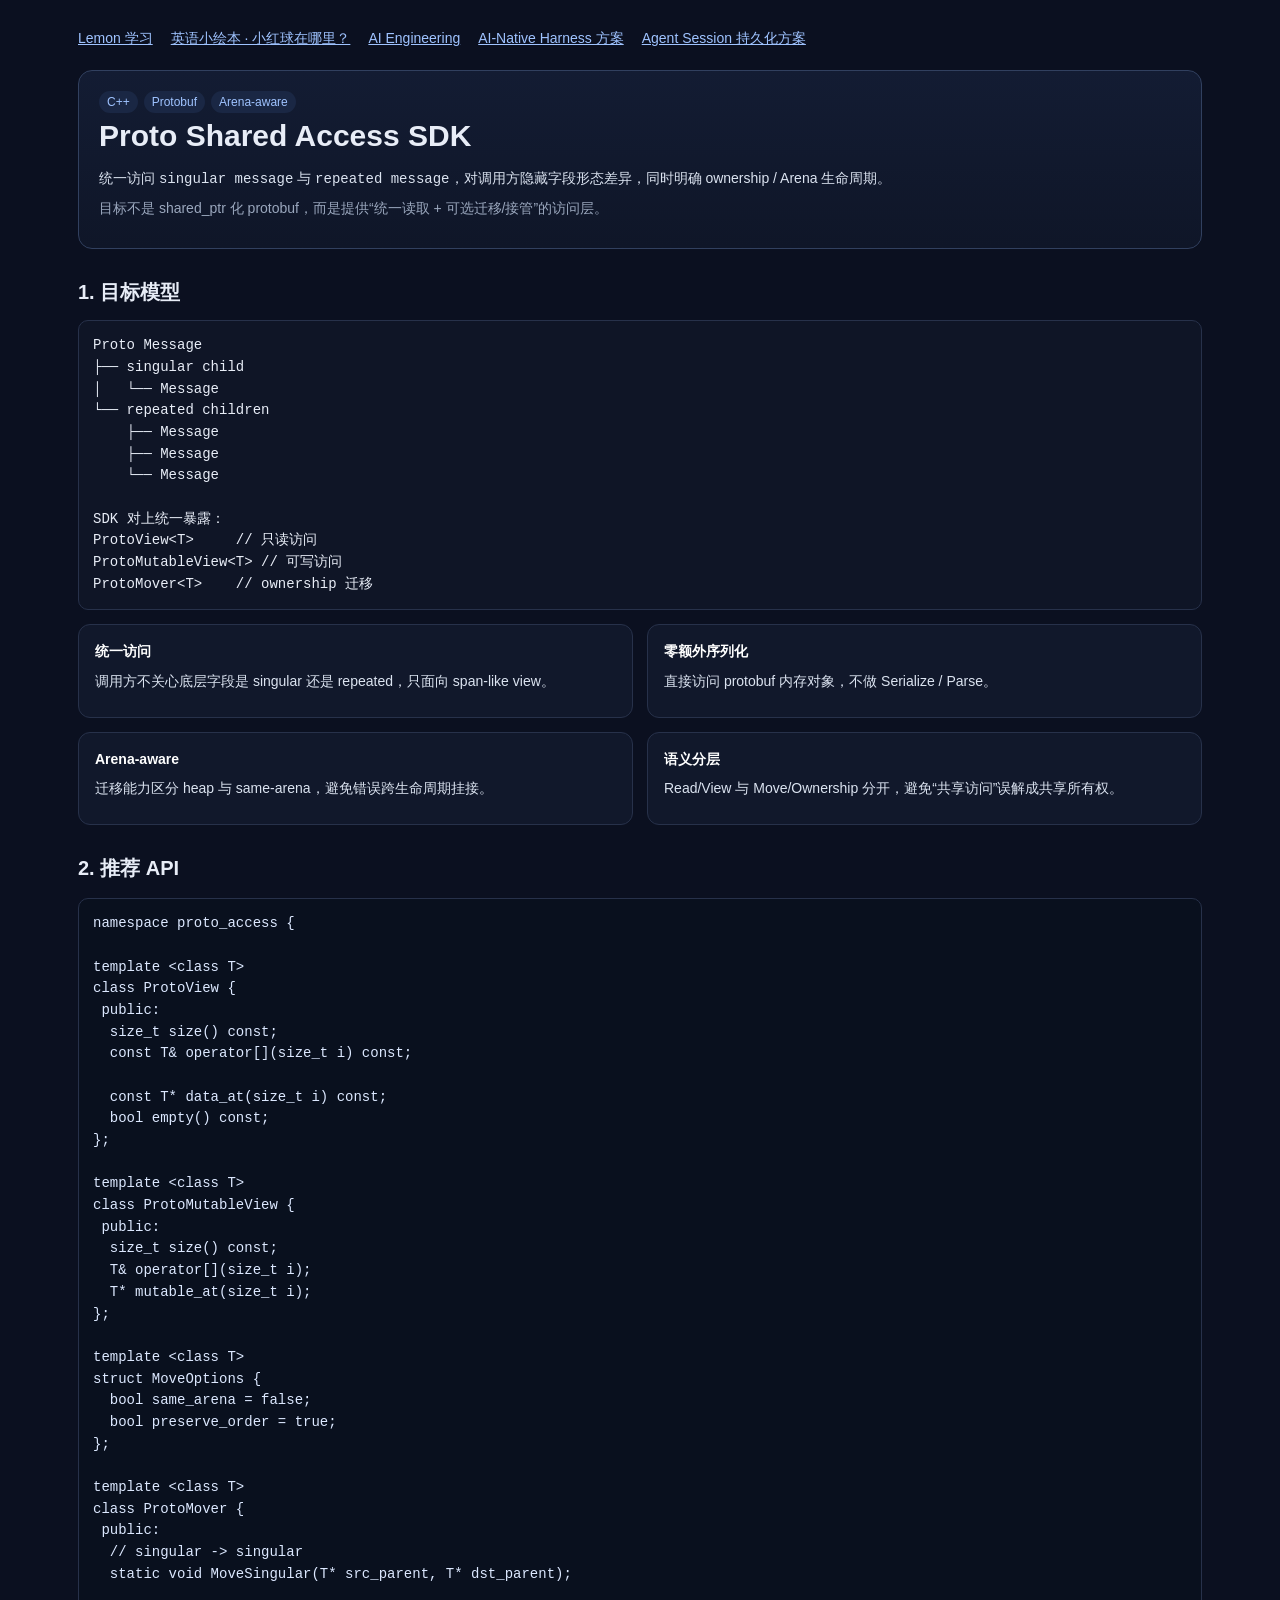
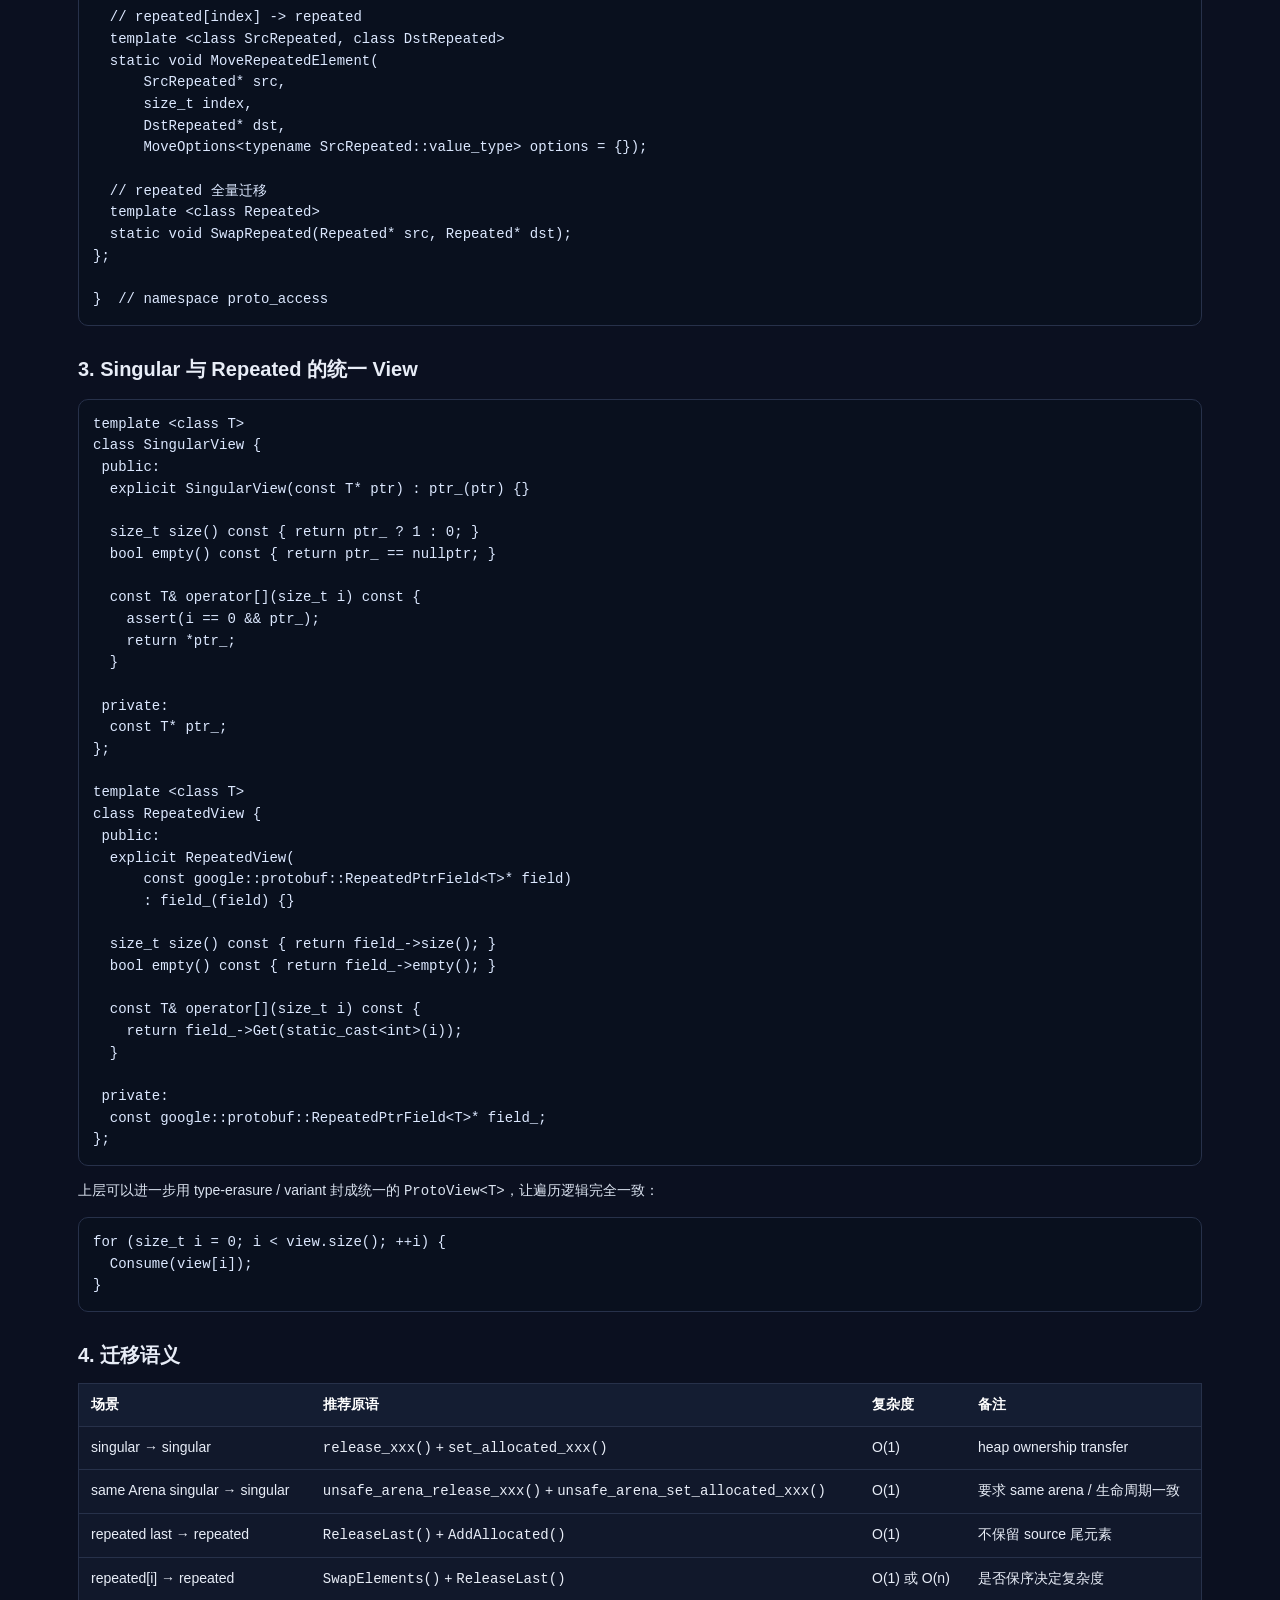
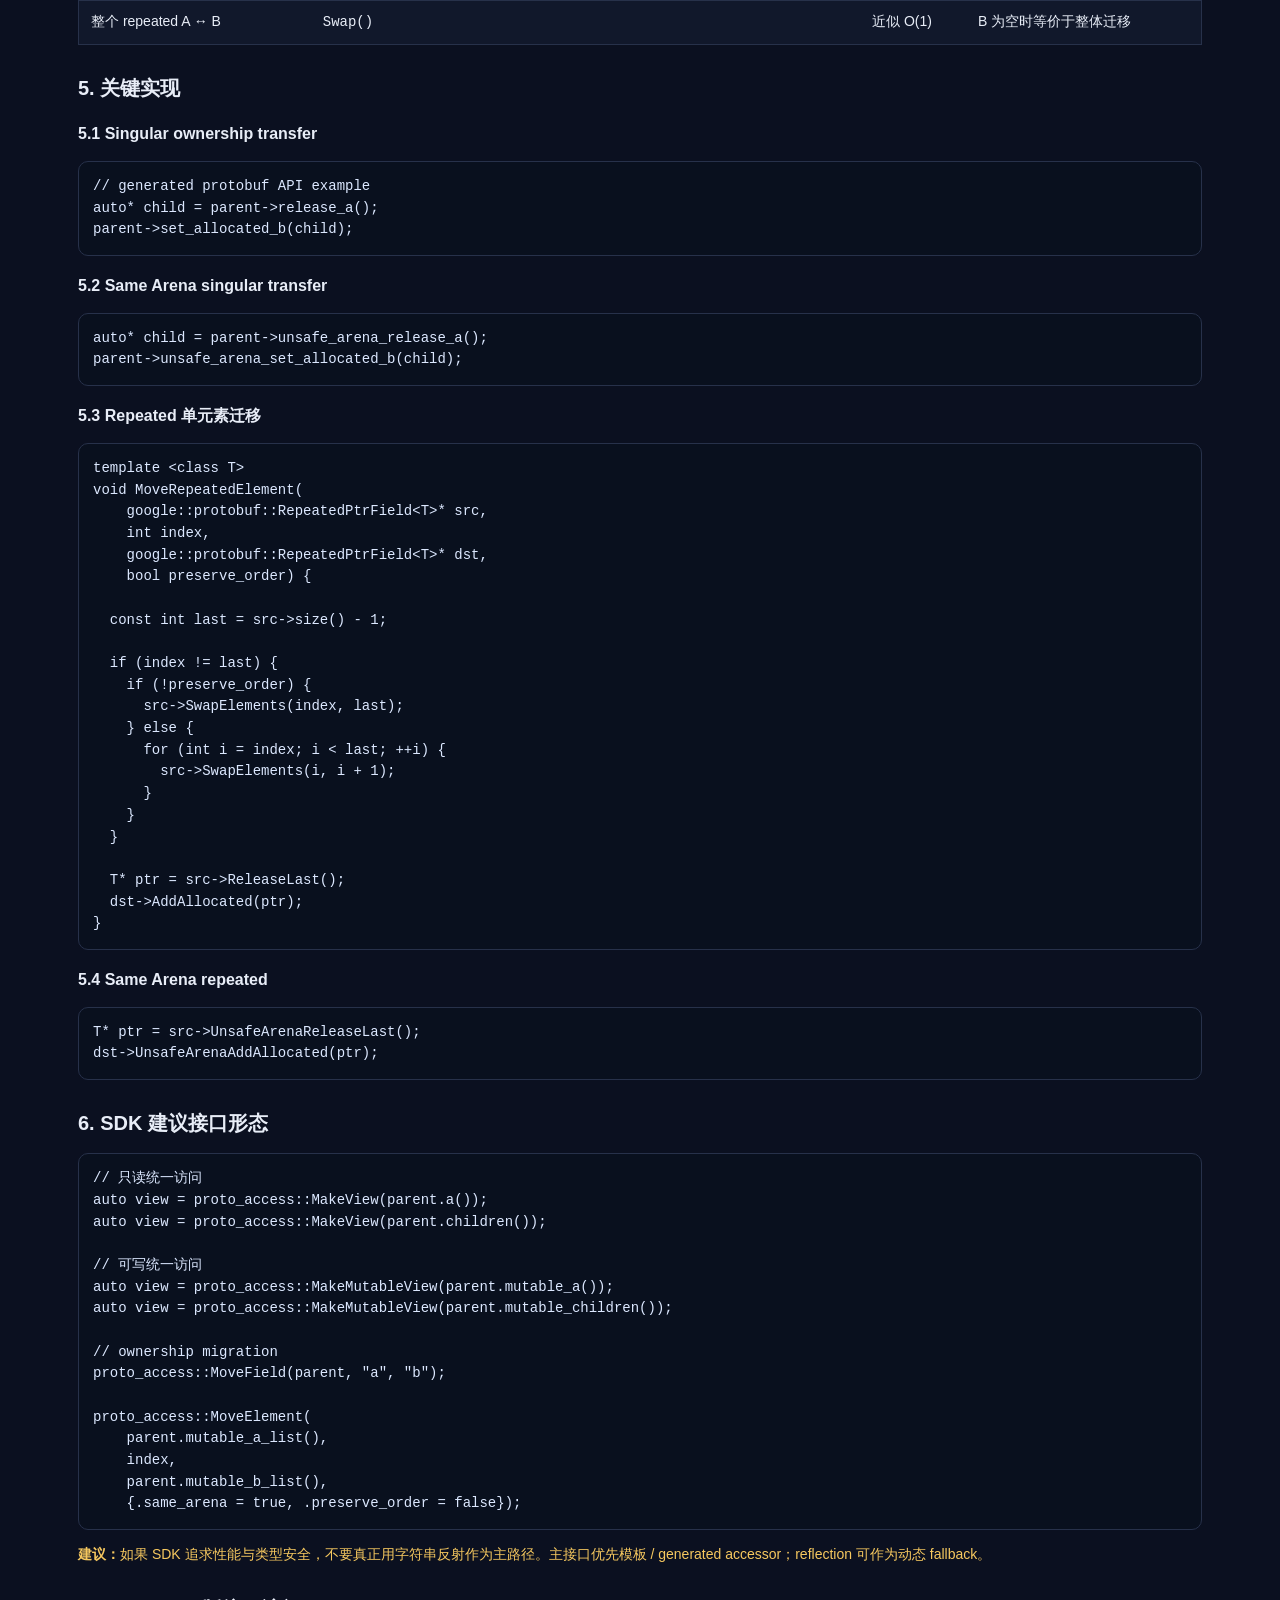
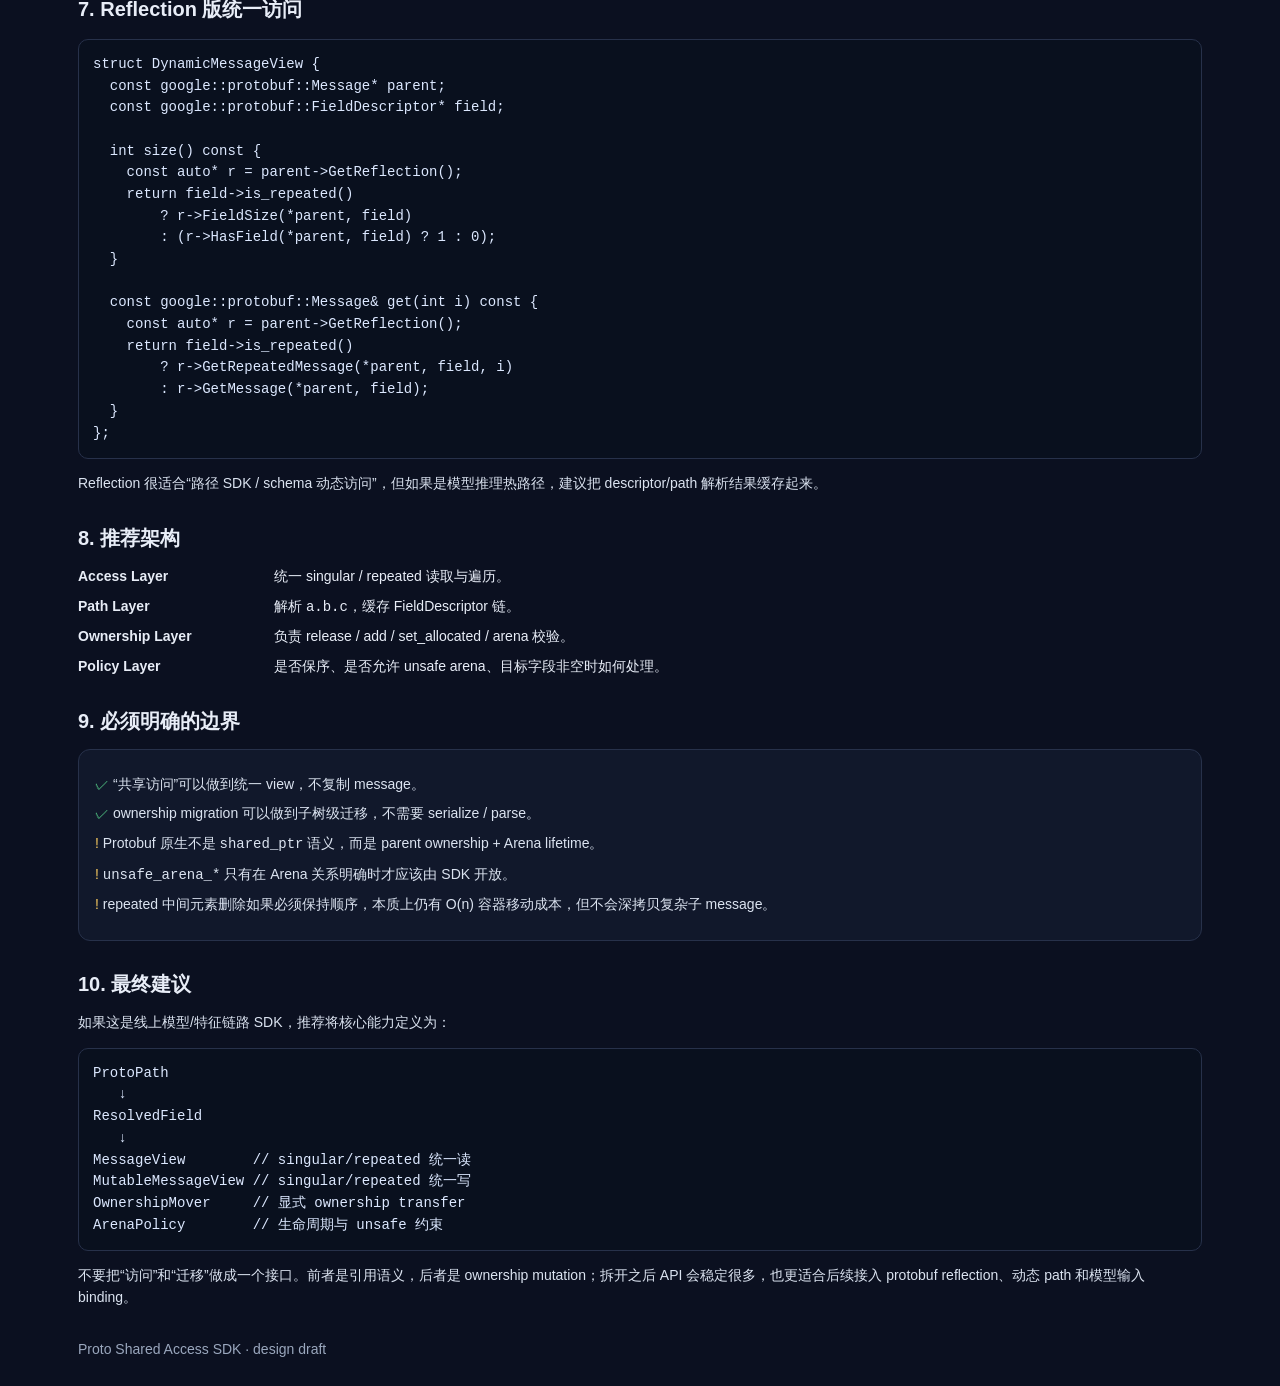
<file: index.html>
<!doctype html>
<html lang="zh-CN">
<head>
<meta charset="utf-8"/>
<meta name="viewport" content="width=device-width,initial-scale=1"/>
<title>Proto Shared Access SDK</title>
<style>
:root{
  --bg:#0b1020; --panel:#11182b; --panel2:#0f1526; --text:#e8edf7;
  --muted:#9aa7bd; --line:#27314a; --accent:#6ea8fe; --good:#58d68d;
  --warn:#f6c85f; --bad:#ff7b7b; --code:#09101e;
}
*{box-sizing:border-box}
body{margin:0;background:var(--bg);color:var(--text);font:14px/1.55 -apple-system,BlinkMacSystemFont,"Segoe UI","PingFang SC","Microsoft YaHei",sans-serif}
main{max-width:1180px;margin:0 auto;padding:28px}
h1{font-size:30px;margin:0 0 8px}
h2{font-size:20px;margin:28px 0 12px}
h3{font-size:16px;margin:18px 0 8px}
p{margin:8px 0;color:#dbe3f0}
small,.muted{color:var(--muted)}
.grid{display:grid;grid-template-columns:repeat(2,minmax(0,1fr));gap:14px}
.card{background:var(--panel);border:1px solid var(--line);border-radius:12px;padding:16px}
.card strong{color:#fff}
.hero{background:linear-gradient(180deg,#131c33,#0f1628);border:1px solid #31405f;border-radius:14px;padding:20px}
.badge{display:inline-block;padding:2px 8px;border-radius:999px;background:#1a2744;color:#9fc3ff;margin-right:6px;font-size:12px}
table{width:100%;border-collapse:collapse;background:var(--panel);border:1px solid var(--line)}
th,td{padding:10px 12px;border-bottom:1px solid var(--line);text-align:left;vertical-align:top}
th{background:#141d32;color:#fff}
code{font-family:ui-monospace,SFMono-Regular,Menlo,Consolas,monospace}
pre{overflow:auto;background:var(--code);border:1px solid var(--line);border-radius:10px;padding:14px;color:#dce8ff}
.good{color:var(--good)} .warn{color:var(--warn)} .bad{color:var(--bad)}
.kv{display:grid;grid-template-columns:180px 1fr;gap:8px 16px}
.arch{font-family:ui-monospace,SFMono-Regular,Menlo,Consolas,monospace;background:var(--panel2);padding:14px;border-radius:10px;border:1px solid var(--line);white-space:pre}
@media(max-width:800px){.grid{grid-template-columns:1fr}.kv{grid-template-columns:1fr}}
</style>
</head>
<body>
<main>
  <nav aria-label="网站页面" style="display:flex;gap:18px;flex-wrap:wrap;margin-bottom:20px;font-size:14px"><a href="./lemon-study/" style="color:#9fc3ff">Lemon 学习</a><a href="./lemon-study/english-picture-book/" style="color:#9fc3ff">英语小绘本 · 小红球在哪里？</a><a href="./ai-engineering/" style="color:#9fc3ff">AI Engineering</a><a href="./harness-workspace/" style="color:#9fc3ff">AI-Native Harness 方案</a><a href="./agent-session-persistence/" style="color:#9fc3ff">Agent Session 持久化方案</a></nav>
  <div class="hero">
    <div><span class="badge">C++</span><span class="badge">Protobuf</span><span class="badge">Arena-aware</span></div>
    <h1>Proto Shared Access SDK</h1>
    <p>统一访问 <code>singular message</code> 与 <code>repeated message</code>，对调用方隐藏字段形态差异，同时明确 ownership / Arena 生命周期。</p>
    <p class="muted">目标不是 shared_ptr 化 protobuf，而是提供“统一读取 + 可选迁移/接管”的访问层。</p>
  </div>

  <h2>1. 目标模型</h2>
  <div class="arch">Proto Message
├── singular child
│   └── Message
└── repeated children
    ├── Message
    ├── Message
    └── Message

SDK 对上统一暴露：
ProtoView&lt;T&gt;     // 只读访问
ProtoMutableView&lt;T&gt; // 可写访问
ProtoMover&lt;T&gt;    // ownership 迁移</div>

  <div class="grid" style="margin-top:14px">
    <div class="card">
      <strong>统一访问</strong>
      <p>调用方不关心底层字段是 singular 还是 repeated，只面向 span-like view。</p>
    </div>
    <div class="card">
      <strong>零额外序列化</strong>
      <p>直接访问 protobuf 内存对象，不做 Serialize / Parse。</p>
    </div>
    <div class="card">
      <strong>Arena-aware</strong>
      <p>迁移能力区分 heap 与 same-arena，避免错误跨生命周期挂接。</p>
    </div>
    <div class="card">
      <strong>语义分层</strong>
      <p>Read/View 与 Move/Ownership 分开，避免“共享访问”误解成共享所有权。</p>
    </div>
  </div>

  <h2>2. 推荐 API</h2>
  <pre><code>namespace proto_access {

template &lt;class T&gt;
class ProtoView {
 public:
  size_t size() const;
  const T&amp; operator[](size_t i) const;

  const T* data_at(size_t i) const;
  bool empty() const;
};

template &lt;class T&gt;
class ProtoMutableView {
 public:
  size_t size() const;
  T&amp; operator[](size_t i);
  T* mutable_at(size_t i);
};

template &lt;class T&gt;
struct MoveOptions {
  bool same_arena = false;
  bool preserve_order = true;
};

template &lt;class T&gt;
class ProtoMover {
 public:
  // singular -&gt; singular
  static void MoveSingular(T* src_parent, T* dst_parent);

  // repeated[index] -&gt; repeated
  template &lt;class SrcRepeated, class DstRepeated&gt;
  static void MoveRepeatedElement(
      SrcRepeated* src,
      size_t index,
      DstRepeated* dst,
      MoveOptions&lt;typename SrcRepeated::value_type&gt; options = {});

  // repeated 全量迁移
  template &lt;class Repeated&gt;
  static void SwapRepeated(Repeated* src, Repeated* dst);
};

}  // namespace proto_access</code></pre>

  <h2>3. Singular 与 Repeated 的统一 View</h2>
  <pre><code>template &lt;class T&gt;
class SingularView {
 public:
  explicit SingularView(const T* ptr) : ptr_(ptr) {}

  size_t size() const { return ptr_ ? 1 : 0; }
  bool empty() const { return ptr_ == nullptr; }

  const T&amp; operator[](size_t i) const {
    assert(i == 0 &amp;&amp; ptr_);
    return *ptr_;
  }

 private:
  const T* ptr_;
};

template &lt;class T&gt;
class RepeatedView {
 public:
  explicit RepeatedView(
      const google::protobuf::RepeatedPtrField&lt;T&gt;* field)
      : field_(field) {}

  size_t size() const { return field_-&gt;size(); }
  bool empty() const { return field_-&gt;empty(); }

  const T&amp; operator[](size_t i) const {
    return field_-&gt;Get(static_cast&lt;int&gt;(i));
  }

 private:
  const google::protobuf::RepeatedPtrField&lt;T&gt;* field_;
};</code></pre>

  <p>上层可以进一步用 type-erasure / variant 封成统一的 <code>ProtoView&lt;T&gt;</code>，让遍历逻辑完全一致：</p>

  <pre><code>for (size_t i = 0; i &lt; view.size(); ++i) {
  Consume(view[i]);
}</code></pre>

  <h2>4. 迁移语义</h2>
  <table>
    <thead><tr><th>场景</th><th>推荐原语</th><th>复杂度</th><th>备注</th></tr></thead>
    <tbody>
      <tr><td>singular → singular</td><td><code>release_xxx()</code> + <code>set_allocated_xxx()</code></td><td>O(1)</td><td>heap ownership transfer</td></tr>
      <tr><td>same Arena singular → singular</td><td><code>unsafe_arena_release_xxx()</code> + <code>unsafe_arena_set_allocated_xxx()</code></td><td>O(1)</td><td>要求 same arena / 生命周期一致</td></tr>
      <tr><td>repeated last → repeated</td><td><code>ReleaseLast()</code> + <code>AddAllocated()</code></td><td>O(1)</td><td>不保留 source 尾元素</td></tr>
      <tr><td>repeated[i] → repeated</td><td><code>SwapElements()</code> + <code>ReleaseLast()</code></td><td>O(1) 或 O(n)</td><td>是否保序决定复杂度</td></tr>
      <tr><td>整个 repeated A ↔ B</td><td><code>Swap()</code></td><td>近似 O(1)</td><td>B 为空时等价于整体迁移</td></tr>
    </tbody>
  </table>

  <h2>5. 关键实现</h2>
  <h3>5.1 Singular ownership transfer</h3>
  <pre><code>// generated protobuf API example
auto* child = parent-&gt;release_a();
parent-&gt;set_allocated_b(child);</code></pre>

  <h3>5.2 Same Arena singular transfer</h3>
  <pre><code>auto* child = parent-&gt;unsafe_arena_release_a();
parent-&gt;unsafe_arena_set_allocated_b(child);</code></pre>

  <h3>5.3 Repeated 单元素迁移</h3>
  <pre><code>template &lt;class T&gt;
void MoveRepeatedElement(
    google::protobuf::RepeatedPtrField&lt;T&gt;* src,
    int index,
    google::protobuf::RepeatedPtrField&lt;T&gt;* dst,
    bool preserve_order) {

  const int last = src-&gt;size() - 1;

  if (index != last) {
    if (!preserve_order) {
      src-&gt;SwapElements(index, last);
    } else {
      for (int i = index; i &lt; last; ++i) {
        src-&gt;SwapElements(i, i + 1);
      }
    }
  }

  T* ptr = src-&gt;ReleaseLast();
  dst-&gt;AddAllocated(ptr);
}</code></pre>

  <h3>5.4 Same Arena repeated</h3>
  <pre><code>T* ptr = src-&gt;UnsafeArenaReleaseLast();
dst-&gt;UnsafeArenaAddAllocated(ptr);</code></pre>

  <h2>6. SDK 建议接口形态</h2>
  <pre><code>// 只读统一访问
auto view = proto_access::MakeView(parent.a());
auto view = proto_access::MakeView(parent.children());

// 可写统一访问
auto view = proto_access::MakeMutableView(parent.mutable_a());
auto view = proto_access::MakeMutableView(parent.mutable_children());

// ownership migration
proto_access::MoveField(parent, "a", "b");

proto_access::MoveElement(
    parent.mutable_a_list(),
    index,
    parent.mutable_b_list(),
    {.same_arena = true, .preserve_order = false});</code></pre>

  <p class="warn"><strong>建议：</strong>如果 SDK 追求性能与类型安全，不要真正用字符串反射作为主路径。主接口优先模板 / generated accessor；reflection 可作为动态 fallback。</p>

  <h2>7. Reflection 版统一访问</h2>
  <pre><code>struct DynamicMessageView {
  const google::protobuf::Message* parent;
  const google::protobuf::FieldDescriptor* field;

  int size() const {
    const auto* r = parent-&gt;GetReflection();
    return field-&gt;is_repeated()
        ? r-&gt;FieldSize(*parent, field)
        : (r-&gt;HasField(*parent, field) ? 1 : 0);
  }

  const google::protobuf::Message&amp; get(int i) const {
    const auto* r = parent-&gt;GetReflection();
    return field-&gt;is_repeated()
        ? r-&gt;GetRepeatedMessage(*parent, field, i)
        : r-&gt;GetMessage(*parent, field);
  }
};</code></pre>

  <p>Reflection 很适合“路径 SDK / schema 动态访问”，但如果是模型推理热路径，建议把 descriptor/path 解析结果缓存起来。</p>

  <h2>8. 推荐架构</h2>
  <div class="kv">
    <div><strong>Access Layer</strong></div><div>统一 singular / repeated 读取与遍历。</div>
    <div><strong>Path Layer</strong></div><div>解析 <code>a.b.c</code>，缓存 FieldDescriptor 链。</div>
    <div><strong>Ownership Layer</strong></div><div>负责 release / add / set_allocated / arena 校验。</div>
    <div><strong>Policy Layer</strong></div><div>是否保序、是否允许 unsafe arena、目标字段非空时如何处理。</div>
  </div>

  <h2>9. 必须明确的边界</h2>
  <div class="card">
    <p><span class="good">✓</span> “共享访问”可以做到统一 view，不复制 message。</p>
    <p><span class="good">✓</span> ownership migration 可以做到子树级迁移，不需要 serialize / parse。</p>
    <p><span class="warn">!</span> Protobuf 原生不是 <code>shared_ptr</code> 语义，而是 parent ownership + Arena lifetime。</p>
    <p><span class="warn">!</span> <code>unsafe_arena_*</code> 只有在 Arena 关系明确时才应该由 SDK 开放。</p>
    <p><span class="warn">!</span> repeated 中间元素删除如果必须保持顺序，本质上仍有 O(n) 容器移动成本，但不会深拷贝复杂子 message。</p>
  </div>

  <h2>10. 最终建议</h2>
  <p>如果这是线上模型/特征链路 SDK，推荐将核心能力定义为：</p>
  <pre><code>ProtoPath
   ↓
ResolvedField
   ↓
MessageView        // singular/repeated 统一读
MutableMessageView // singular/repeated 统一写
OwnershipMover     // 显式 ownership transfer
ArenaPolicy        // 生命周期与 unsafe 约束</code></pre>

  <p>不要把“访问”和“迁移”做成一个接口。前者是引用语义，后者是 ownership mutation；拆开之后 API 会稳定很多，也更适合后续接入 protobuf reflection、动态 path 和模型输入 binding。</p>

  <p class="muted" style="margin-top:30px">Proto Shared Access SDK · design draft</p>
</main>
</body>
</html>
</file>
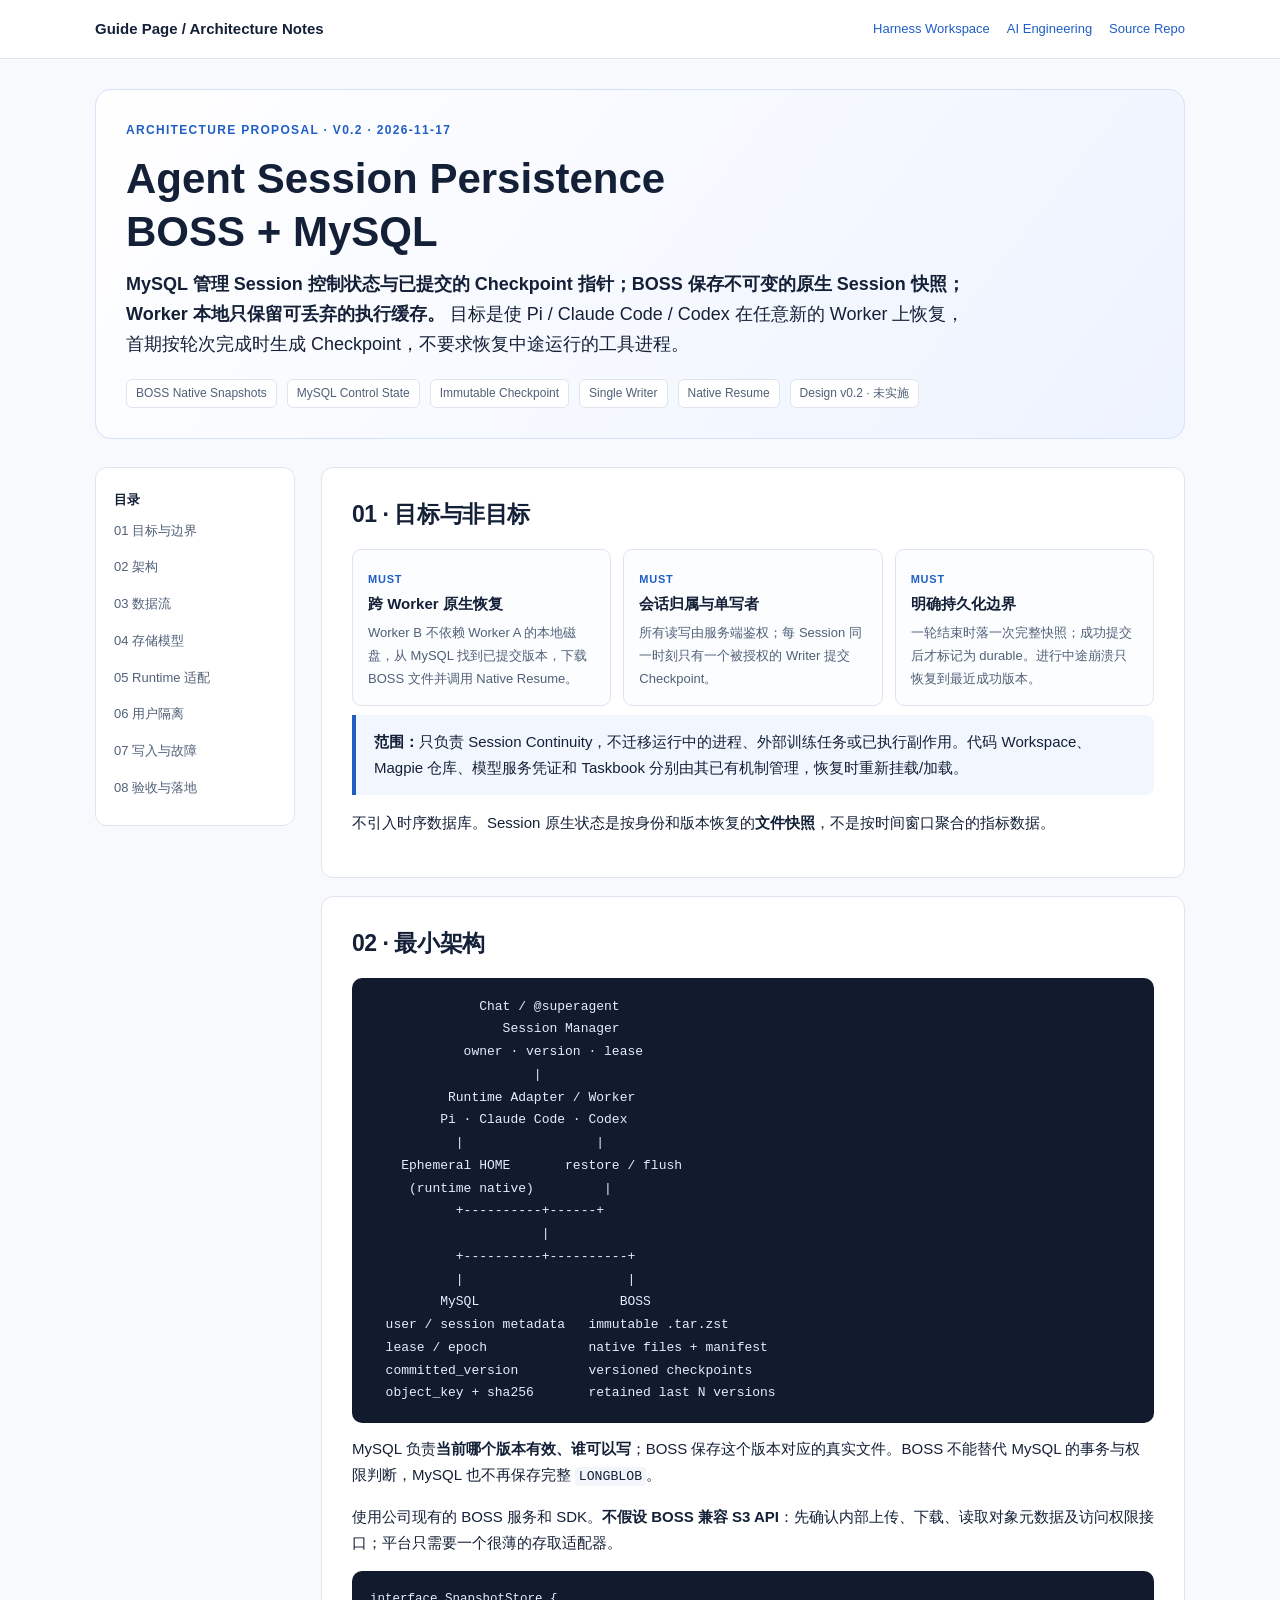
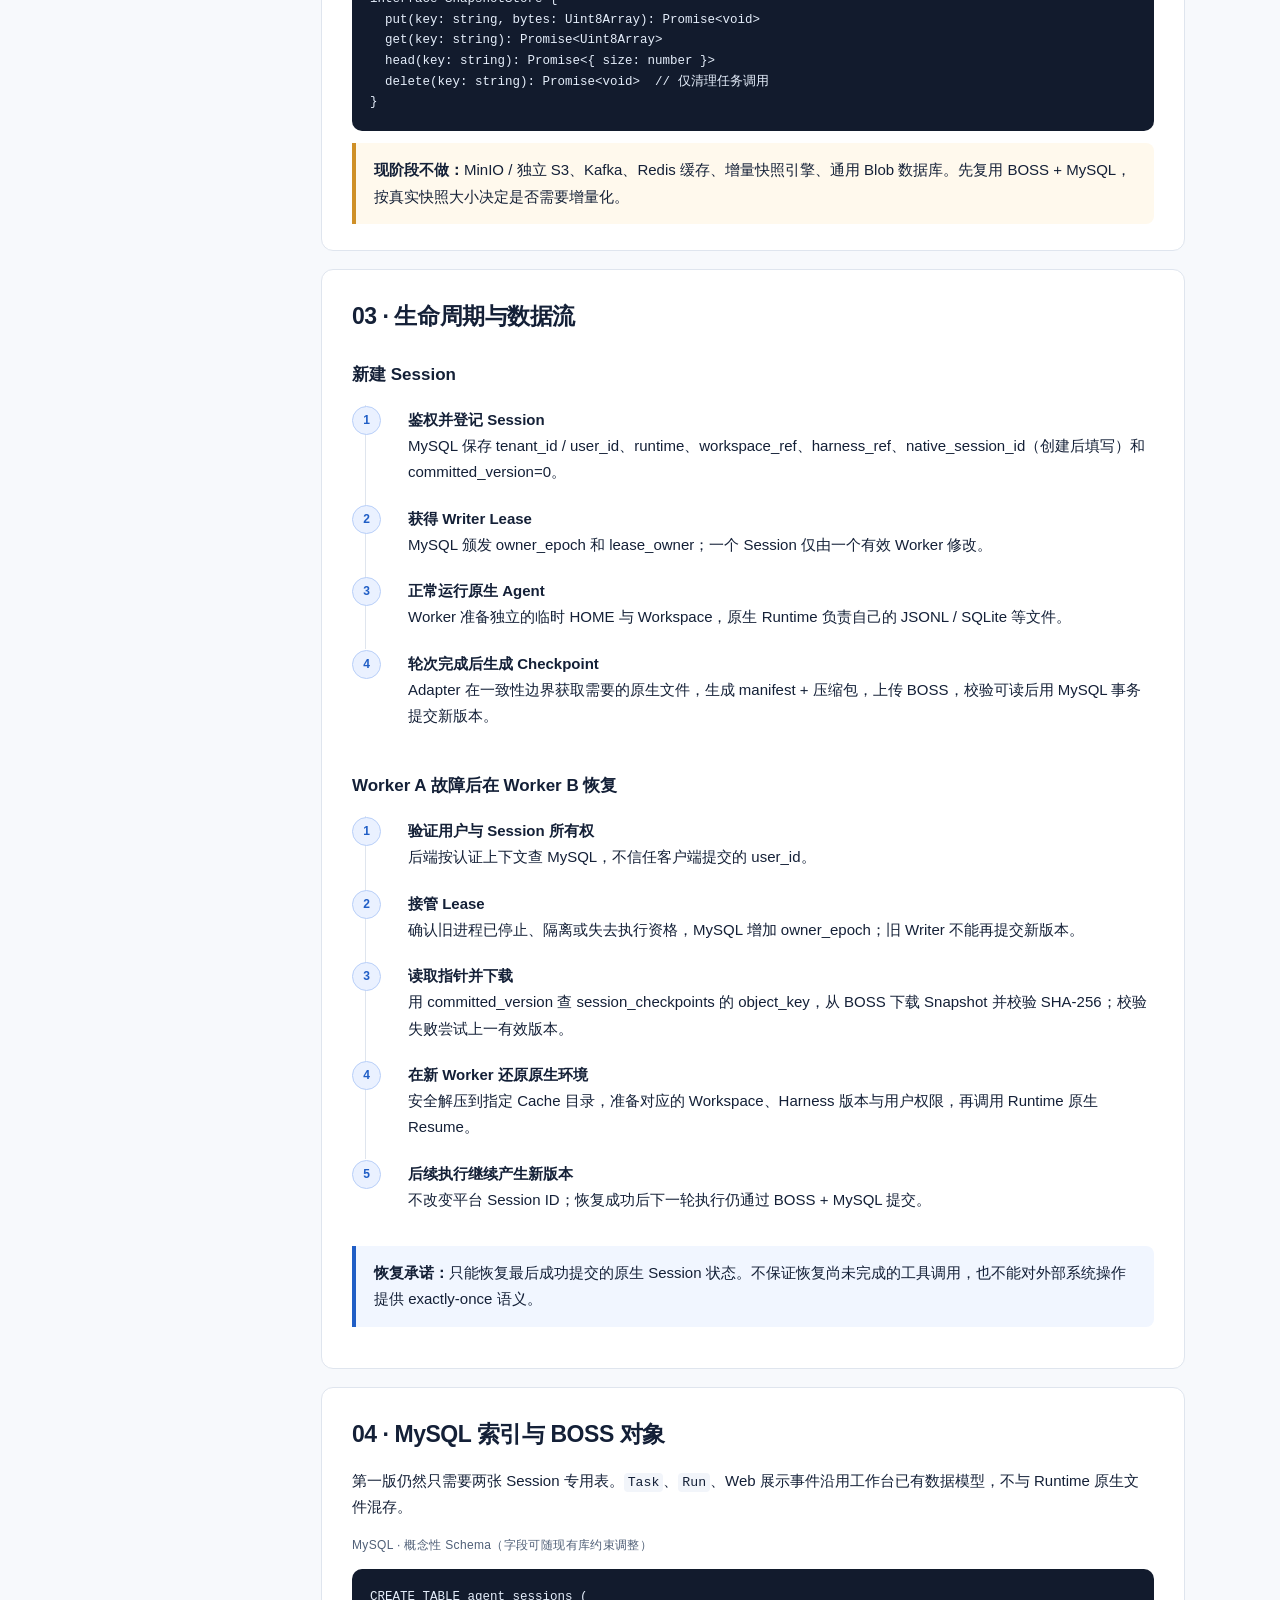
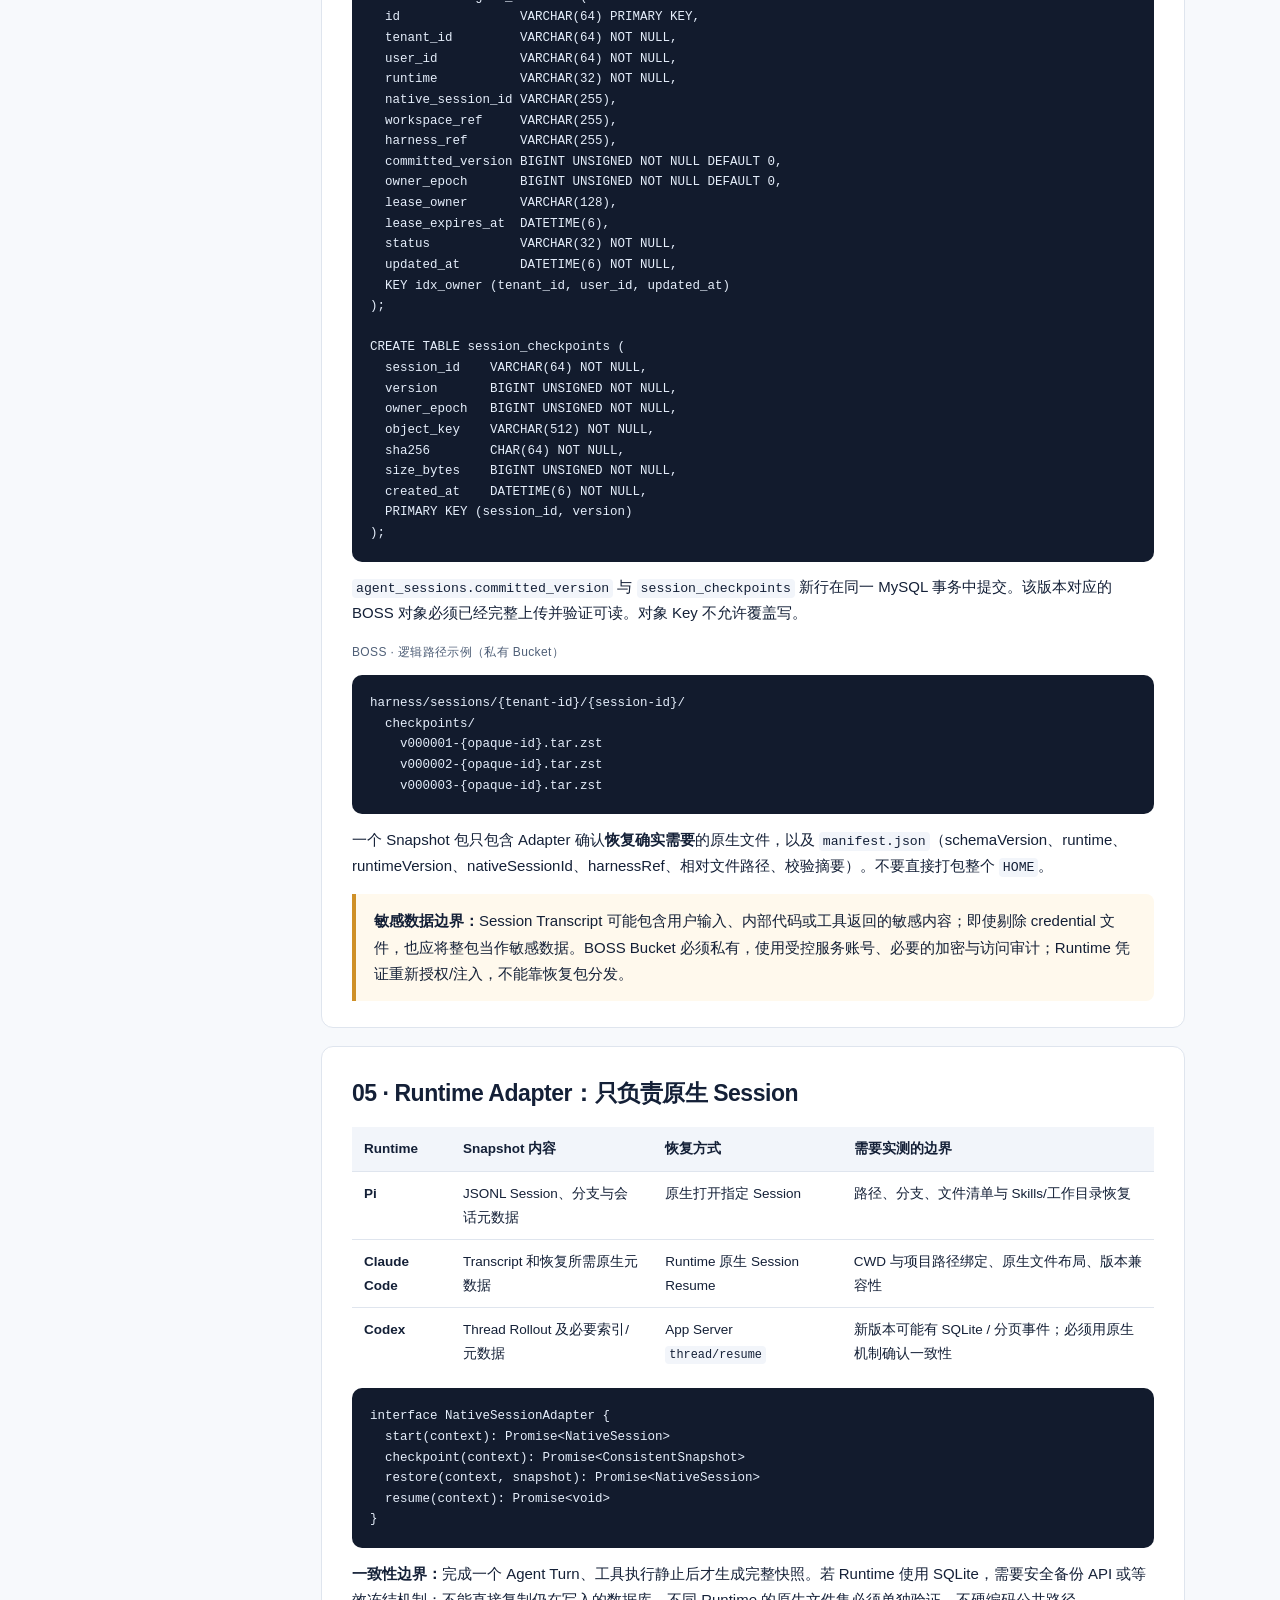
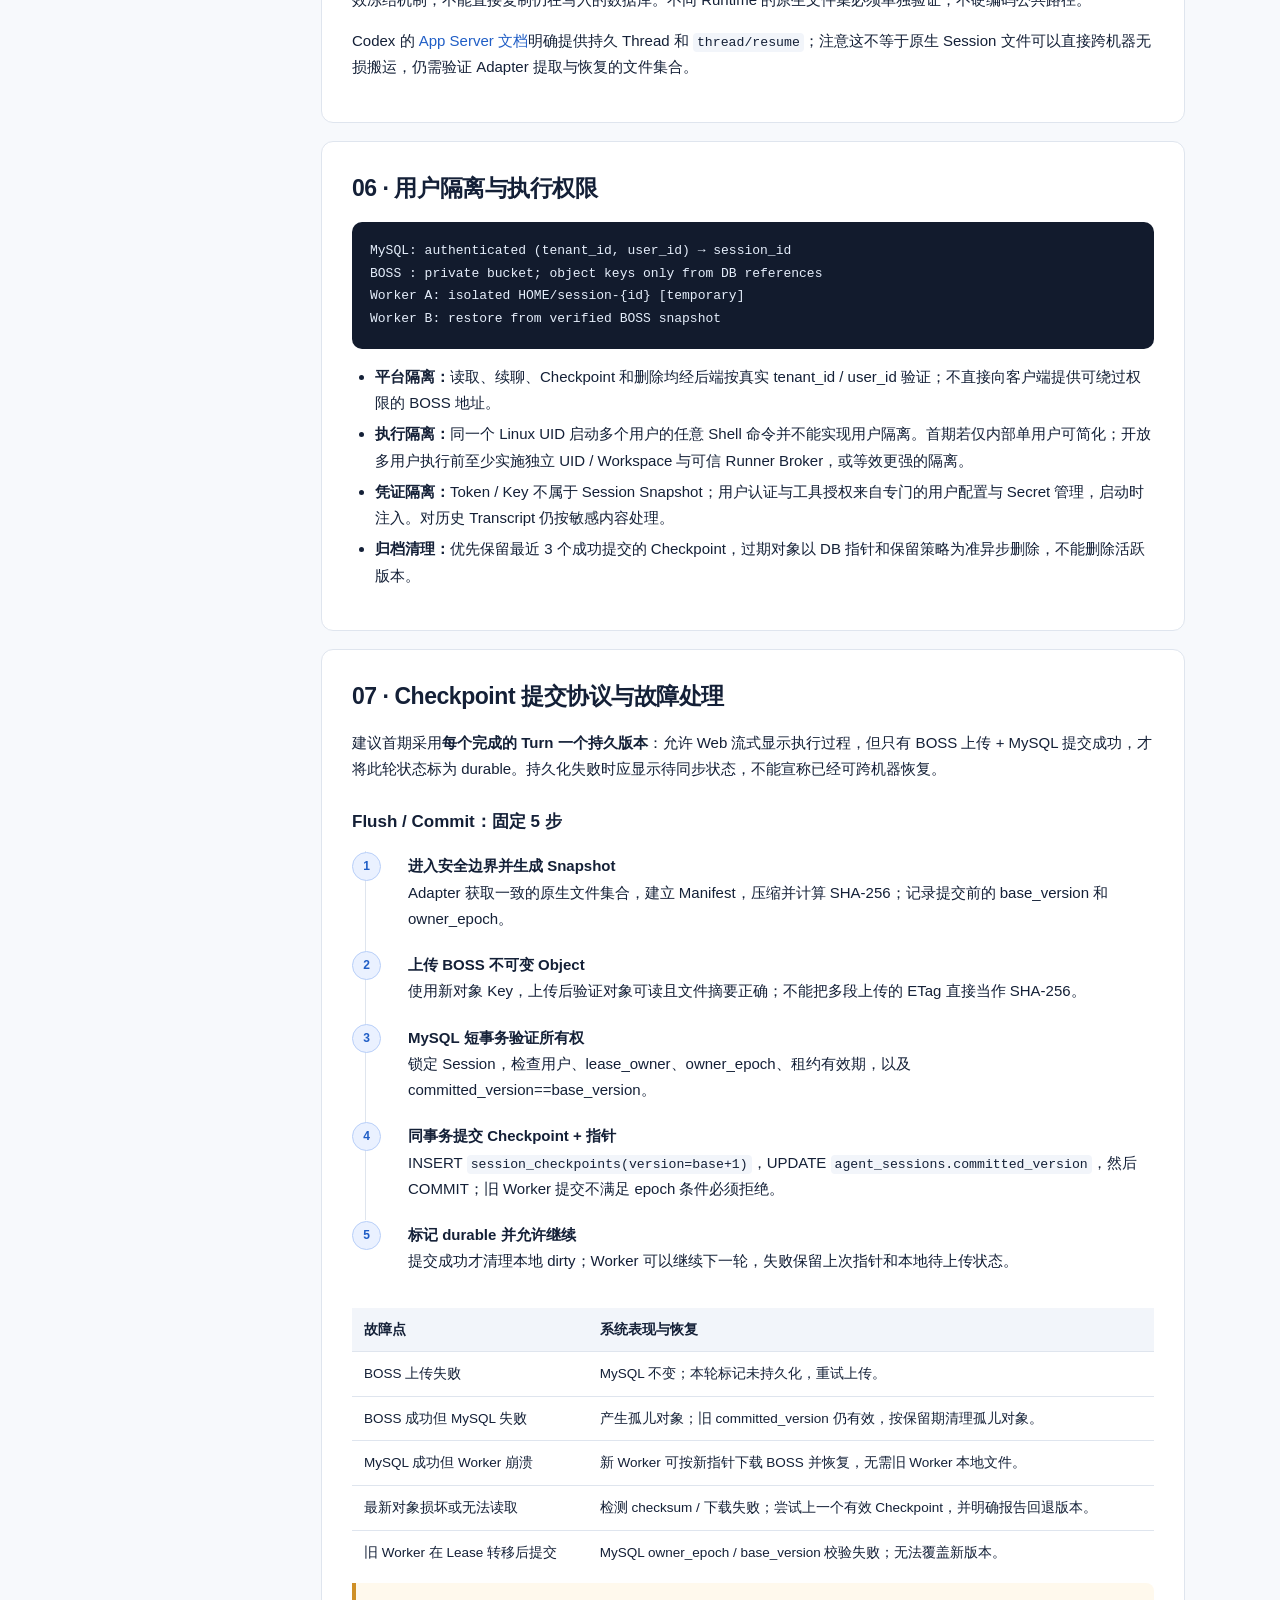
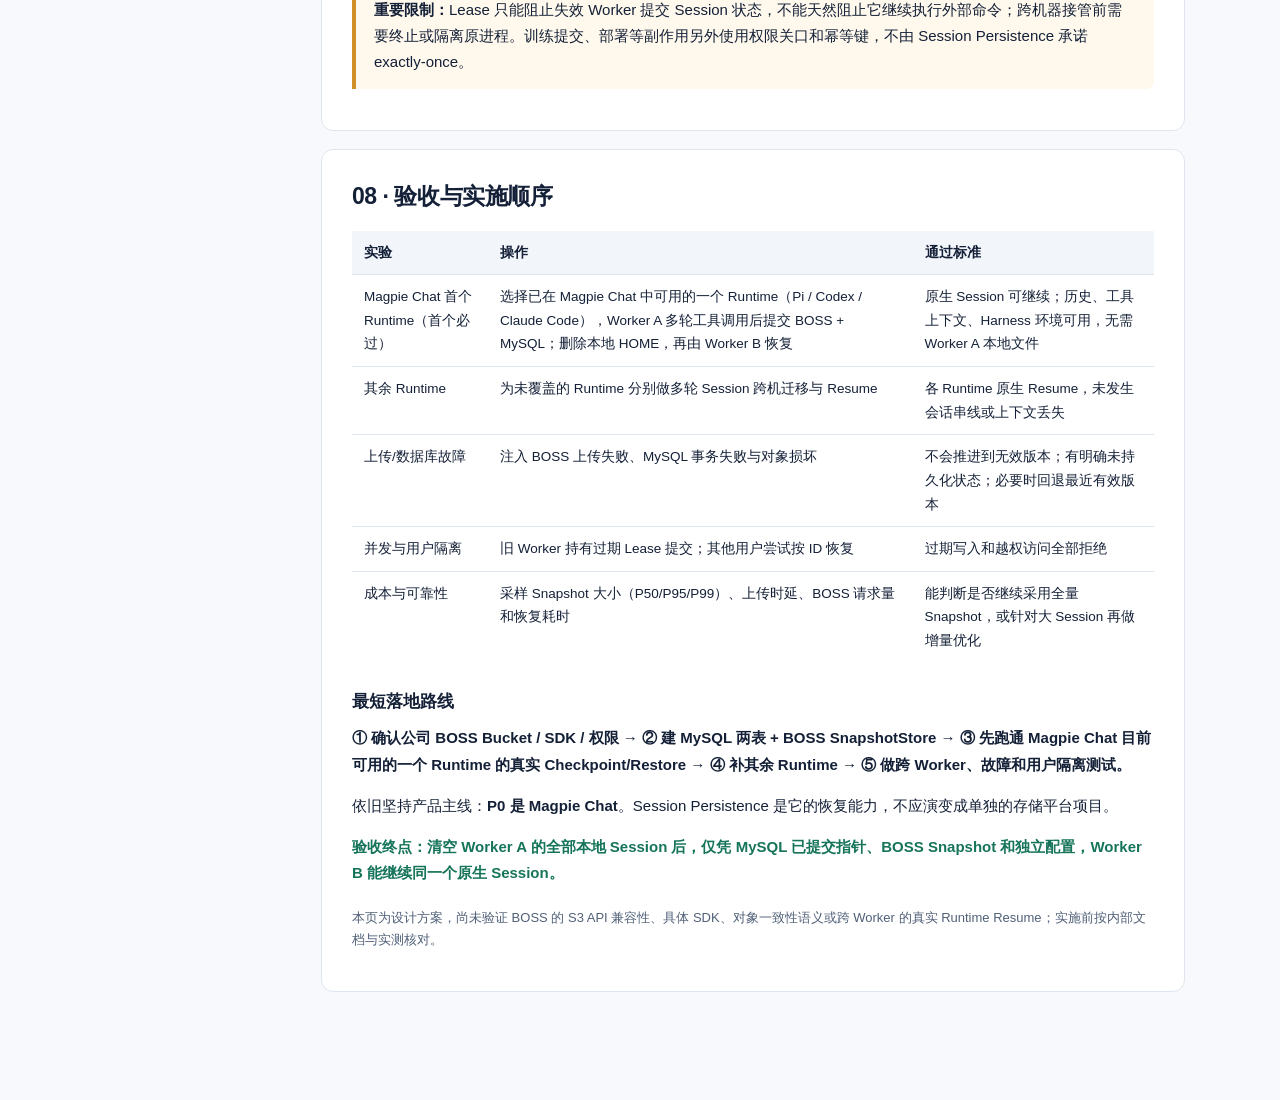
<file: agent-session-persistence/index.html>
<!doctype html>
<html lang="zh-CN">
<head>
<meta charset="utf-8">
<meta name="viewport" content="width=device-width, initial-scale=1">
<meta name="color-scheme" content="light">
<title>Agent Session Persistence v0.2 · BOSS + MySQL</title>
<meta name="description" content="基于已有 BOSS 和 MySQL 保存 Agent 原生 Session Checkpoint，支持 Pi、Claude Code、Codex 跨 Worker 恢复与用户隔离。">
<style>
:root{--bg:#f7f9fc;--paper:#fff;--ink:#142037;--muted:#506078;--line:#dfe5ee;--blue:#205ec6;--pale:#eaf1ff;--soft:#f2f5fa;--green:#16745a;--amber:#8a5916;--dark:#121b2d}
*{box-sizing:border-box}html{scroll-behavior:smooth}body{margin:0;color:var(--ink);background:var(--bg);font:15px/1.75 -apple-system,BlinkMacSystemFont,"Segoe UI","PingFang SC","Microsoft YaHei",sans-serif}
a{color:var(--blue);text-decoration:none}a:hover{text-decoration:underline}p{margin:.55em 0 1em}h1{font-size:clamp(28px,4vw,42px);line-height:1.25;margin:12px 0}h2{font-size:23px;letter-spacing:-.02em;margin:0 0 14px}h3{font-size:17px;margin:24px 0 9px}small,.muted{color:var(--muted)}
header{background:#fff;border-bottom:1px solid var(--line)}.top{max-width:1140px;margin:auto;padding:16px 25px;display:flex;justify-content:space-between;gap:15px;align-items:center}.brand{font-weight:750;color:var(--ink)}.navlinks{display:flex;gap:17px;flex-wrap:wrap;font-size:13px}
.wrap{max-width:1140px;margin:auto;padding:30px 25px 90px}.hero{border:1px solid #d6e2f8;border-radius:16px;padding:30px;background:linear-gradient(128deg,#fff,#edf3ff)}.eyebrow{font-size:12px;font-weight:700;letter-spacing:.11em;color:var(--blue);text-transform:uppercase}.lead{font-size:18px;line-height:1.65;max-width:840px}.meta{display:flex;gap:10px;flex-wrap:wrap;margin-top:20px}.tag{font-size:12px;background:white;border:1px solid var(--line);border-radius:6px;padding:3px 9px;color:var(--muted)}
.layout{display:grid;grid-template-columns:200px minmax(0,1fr);gap:26px;margin-top:28px}.toc{align-self:start;position:sticky;top:24px;background:#fff;padding:18px;border:1px solid var(--line);border-radius:12px}.toc strong{font-size:13px}.toc a{display:block;padding:7px 0;font-size:13px;color:var(--muted)}.toc a:hover{color:var(--blue)}
section{background:var(--paper);border:1px solid var(--line);padding:26px 30px;border-radius:12px;margin-bottom:18px;scroll-margin-top:20px}.callout{border-left:4px solid var(--blue);background:#f1f6ff;padding:14px 18px;border-radius:0 8px 8px 0}.callout.warn{border-left-color:#cf9027;background:#fff9ed}.cards{display:grid;grid-template-columns:repeat(3,minmax(0,1fr));gap:12px}.card{border:1px solid var(--line);border-radius:9px;padding:15px;background:#fcfdff}.card b{display:block;margin-bottom:5px}.card p{font-size:13px;margin:0;color:var(--muted)}.kicker{font-size:11px;font-weight:800;color:var(--blue);letter-spacing:.07em}
pre{overflow-x:auto;background:var(--dark);border-radius:10px;padding:18px;color:#e5eefb;font:12.5px/1.65 ui-monospace,Menlo,Consolas,monospace;white-space:pre}.diagram{font-size:13px;line-height:1.75}code{font-family:ui-monospace,Menlo,Consolas,monospace}p code,li code,td code{font-size:.88em;background:var(--soft);border-radius:4px;padding:2px 4px}
.table-scroll{overflow-x:auto}table{width:100%;border-collapse:collapse;font-size:13.5px;min-width:600px}th,td{padding:10px 12px;text-align:left;vertical-align:top;border-bottom:1px solid var(--line)}th{background:var(--soft);font-weight:700}tr:last-child td{border-bottom:0}
.steps{counter-reset:st;list-style:none;padding:0}.steps li{position:relative;padding:2px 0 18px 42px;margin:0;border-left:1px solid var(--line);margin-left:13px}.steps li:last-child{border-left-color:transparent}.steps li:before{counter-increment:st;content:counter(st);position:absolute;left:-14px;top:1px;width:27px;height:27px;display:grid;place-items:center;border:1px solid #b7cef8;background:var(--pale);color:var(--blue);border-radius:100%;font-size:12px;font-weight:800}.steps li strong{display:block}
ul{padding-left:23px}li{margin:5px 0}.foot{font-size:13px;color:var(--muted);margin-top:20px}.status{font-weight:700;color:var(--green)}.code-label{font-size:12px;letter-spacing:.03em;color:var(--muted);margin-bottom:6px}
@media(max-width:850px){.layout{grid-template-columns:1fr}.toc{position:static;display:flex;gap:12px;overflow-x:auto;align-items:center}.toc strong{white-space:nowrap}.toc a{white-space:nowrap}.cards{grid-template-columns:1fr}section{padding:22px 18px}.hero{padding:25px 20px}}@media(max-width:480px){.wrap{padding:20px 12px 65px}.top{padding:12px}.navlinks{font-size:12px;gap:10px}.lead{font-size:16px}}
</style>
</head>
<body>
<header><div class="top"><a class="brand" href="../">Guide Page / Architecture Notes</a><div class="navlinks"><a href="../harness-workspace/">Harness Workspace</a><a href="../ai-engineering/">AI Engineering</a><a href="https://github.com/feng-y/guide-page">Source Repo</a></div></div></header>
<main class="wrap">
<div class="hero">
<div class="eyebrow">Architecture Proposal · v0.2 · 2026-11-17</div>
<h1>Agent Session Persistence<br>BOSS + MySQL</h1>
<p class="lead"><strong>MySQL 管理 Session 控制状态与已提交的 Checkpoint 指针；BOSS 保存不可变的原生 Session 快照；Worker 本地只保留可丢弃的执行缓存。</strong> 目标是使 Pi / Claude Code / Codex 在任意新的 Worker 上恢复，首期按轮次完成时生成 Checkpoint，不要求恢复中途运行的工具进程。</p>
<div class="meta"><span class="tag">BOSS Native Snapshots</span><span class="tag">MySQL Control State</span><span class="tag">Immutable Checkpoint</span><span class="tag">Single Writer</span><span class="tag">Native Resume</span><span class="tag">Design v0.2 · 未实施</span></div>
</div>
<div class="layout">
<nav class="toc" aria-label="文档目录"><strong>目录</strong><a href="#scope">01 目标与边界</a><a href="#arch">02 架构</a><a href="#flow">03 数据流</a><a href="#schema">04 存储模型</a><a href="#adapters">05 Runtime 适配</a><a href="#isolation">06 用户隔离</a><a href="#consistency">07 写入与故障</a><a href="#acceptance">08 验收与落地</a></nav>
<div>
<section id="scope"><h2>01 · 目标与非目标</h2>
<div class="cards">
<div class="card"><span class="kicker">MUST</span><b>跨 Worker 原生恢复</b><p>Worker B 不依赖 Worker A 的本地磁盘，从 MySQL 找到已提交版本，下载 BOSS 文件并调用 Native Resume。</p></div>
<div class="card"><span class="kicker">MUST</span><b>会话归属与单写者</b><p>所有读写由服务端鉴权；每 Session 同一时刻只有一个被授权的 Writer 提交 Checkpoint。</p></div>
<div class="card"><span class="kicker">MUST</span><b>明确持久化边界</b><p>一轮结束时落一次完整快照；成功提交后才标记为 durable。进行中途崩溃只恢复到最近成功版本。</p></div>
</div>
<p class="callout"><strong>范围：</strong>只负责 Session Continuity，不迁移运行中的进程、外部训练任务或已执行副作用。代码 Workspace、Magpie 仓库、模型服务凭证和 Taskbook 分别由其已有机制管理，恢复时重新挂载/加载。</p>
<p>不引入时序数据库。Session 原生状态是按身份和版本恢复的<strong>文件快照</strong>，不是按时间窗口聚合的指标数据。</p></section>
<section id="arch"><h2>02 · 最小架构</h2>
<pre class="diagram">              Chat / @superagent
                 Session Manager
            owner · version · lease
                     |
          Runtime Adapter / Worker
         Pi · Claude Code · Codex
           |                 |
    Ephemeral HOME       restore / flush
     (runtime native)         |
           +----------+------+
                      |
           +----------+----------+
           |                     |
         MySQL                  BOSS
  user / session metadata   immutable .tar.zst
  lease / epoch             native files + manifest
  committed_version         versioned checkpoints
  object_key + sha256       retained last N versions</pre>
<p>MySQL 负责<strong>当前哪个版本有效、谁可以写</strong>；BOSS 保存这个版本对应的真实文件。BOSS 不能替代 MySQL 的事务与权限判断，MySQL 也不再保存完整 <code>LONGBLOB</code>。</p>
<p>使用公司现有的 BOSS 服务和 SDK。<strong>不假设 BOSS 兼容 S3 API</strong>：先确认内部上传、下载、读取对象元数据及访问权限接口；平台只需要一个很薄的存取适配器。</p>
<pre>interface SnapshotStore {
  put(key: string, bytes: Uint8Array): Promise&lt;void&gt;
  get(key: string): Promise&lt;Uint8Array&gt;
  head(key: string): Promise&lt;{ size: number }&gt;
  delete(key: string): Promise&lt;void&gt;  // 仅清理任务调用
}</pre>
<div class="callout warn"><strong>现阶段不做：</strong>MinIO / 独立 S3、Kafka、Redis 缓存、增量快照引擎、通用 Blob 数据库。先复用 BOSS + MySQL，按真实快照大小决定是否需要增量化。</div>
</section>
<section id="flow"><h2>03 · 生命周期与数据流</h2>
<h3>新建 Session</h3>
<ol class="steps">
<li><strong>鉴权并登记 Session</strong>MySQL 保存 tenant_id / user_id、runtime、workspace_ref、harness_ref、native_session_id（创建后填写）和 committed_version=0。</li>
<li><strong>获得 Writer Lease</strong>MySQL 颁发 owner_epoch 和 lease_owner；一个 Session 仅由一个有效 Worker 修改。</li>
<li><strong>正常运行原生 Agent</strong>Worker 准备独立的临时 HOME 与 Workspace，原生 Runtime 负责自己的 JSONL / SQLite 等文件。</li>
<li><strong>轮次完成后生成 Checkpoint</strong>Adapter 在一致性边界获取需要的原生文件，生成 manifest + 压缩包，上传 BOSS，校验可读后用 MySQL 事务提交新版本。</li></ol>
<h3>Worker A 故障后在 Worker B 恢复</h3>
<ol class="steps">
<li><strong>验证用户与 Session 所有权</strong>后端按认证上下文查 MySQL，不信任客户端提交的 user_id。</li>
<li><strong>接管 Lease</strong>确认旧进程已停止、隔离或失去执行资格，MySQL 增加 owner_epoch；旧 Writer 不能再提交新版本。</li>
<li><strong>读取指针并下载</strong>用 committed_version 查 session_checkpoints 的 object_key，从 BOSS 下载 Snapshot 并校验 SHA-256；校验失败尝试上一有效版本。</li>
<li><strong>在新 Worker 还原原生环境</strong>安全解压到指定 Cache 目录，准备对应的 Workspace、Harness 版本与用户权限，再调用 Runtime 原生 Resume。</li>
<li><strong>后续执行继续产生新版本</strong>不改变平台 Session ID；恢复成功后下一轮执行仍通过 BOSS + MySQL 提交。</li></ol>
<p class="callout"><strong>恢复承诺：</strong>只能恢复最后成功提交的原生 Session 状态。不保证恢复尚未完成的工具调用，也不能对外部系统操作提供 exactly-once 语义。</p>
</section>
<section id="schema"><h2>04 · MySQL 索引与 BOSS 对象</h2>
<p>第一版仍然只需要两张 Session 专用表。<code>Task</code>、<code>Run</code>、Web 展示事件沿用工作台已有数据模型，不与 Runtime 原生文件混存。</p>
<div class="code-label">MySQL · 概念性 Schema（字段可随现有库约束调整）</div>
<pre>CREATE TABLE agent_sessions (
  id                VARCHAR(64) PRIMARY KEY,
  tenant_id         VARCHAR(64) NOT NULL,
  user_id           VARCHAR(64) NOT NULL,
  runtime           VARCHAR(32) NOT NULL,
  native_session_id VARCHAR(255),
  workspace_ref     VARCHAR(255),
  harness_ref       VARCHAR(255),
  committed_version BIGINT UNSIGNED NOT NULL DEFAULT 0,
  owner_epoch       BIGINT UNSIGNED NOT NULL DEFAULT 0,
  lease_owner       VARCHAR(128),
  lease_expires_at  DATETIME(6),
  status            VARCHAR(32) NOT NULL,
  updated_at        DATETIME(6) NOT NULL,
  KEY idx_owner (tenant_id, user_id, updated_at)
);

CREATE TABLE session_checkpoints (
  session_id    VARCHAR(64) NOT NULL,
  version       BIGINT UNSIGNED NOT NULL,
  owner_epoch   BIGINT UNSIGNED NOT NULL,
  object_key    VARCHAR(512) NOT NULL,
  sha256        CHAR(64) NOT NULL,
  size_bytes    BIGINT UNSIGNED NOT NULL,
  created_at    DATETIME(6) NOT NULL,
  PRIMARY KEY (session_id, version)
);</pre>
<p><code>agent_sessions.committed_version</code> 与 <code>session_checkpoints</code> 新行在同一 MySQL 事务中提交。该版本对应的 BOSS 对象必须已经完整上传并验证可读。对象 Key 不允许覆盖写。</p>
<div class="code-label">BOSS · 逻辑路径示例（私有 Bucket）</div>
<pre>harness/sessions/{tenant-id}/{session-id}/
  checkpoints/
    v000001-{opaque-id}.tar.zst
    v000002-{opaque-id}.tar.zst
    v000003-{opaque-id}.tar.zst</pre>
<p>一个 Snapshot 包只包含 Adapter 确认<strong>恢复确实需要</strong>的原生文件，以及 <code>manifest.json</code>（schemaVersion、runtime、runtimeVersion、nativeSessionId、harnessRef、相对文件路径、校验摘要）。不要直接打包整个 <code>HOME</code>。</p>
<div class="callout warn"><strong>敏感数据边界：</strong>Session Transcript 可能包含用户输入、内部代码或工具返回的敏感内容；即使剔除 credential 文件，也应将整包当作敏感数据。BOSS Bucket 必须私有，使用受控服务账号、必要的加密与访问审计；Runtime 凭证重新授权/注入，不能靠恢复包分发。</div>
</section>
<section id="adapters"><h2>05 · Runtime Adapter：只负责原生 Session</h2>
<div class="table-scroll"><table><thead><tr><th>Runtime</th><th>Snapshot 内容</th><th>恢复方式</th><th>需要实测的边界</th></tr></thead><tbody>
<tr><td><b>Pi</b></td><td>JSONL Session、分支与会话元数据</td><td>原生打开指定 Session</td><td>路径、分支、文件清单与 Skills/工作目录恢复</td></tr>
<tr><td><b>Claude Code</b></td><td>Transcript 和恢复所需原生元数据</td><td>Runtime 原生 Session Resume</td><td>CWD 与项目路径绑定、原生文件布局、版本兼容性</td></tr>
<tr><td><b>Codex</b></td><td>Thread Rollout 及必要索引/元数据</td><td>App Server <code>thread/resume</code></td><td>新版本可能有 SQLite / 分页事件；必须用原生机制确认一致性</td></tr>
</tbody></table></div>
<pre>interface NativeSessionAdapter {
  start(context): Promise&lt;NativeSession&gt;
  checkpoint(context): Promise&lt;ConsistentSnapshot&gt;
  restore(context, snapshot): Promise&lt;NativeSession&gt;
  resume(context): Promise&lt;void&gt;
}</pre>
<p><strong>一致性边界：</strong>完成一个 Agent Turn、工具执行静止后才生成完整快照。若 Runtime 使用 SQLite，需要安全备份 API 或等效冻结机制；不能直接复制仍在写入的数据库。不同 Runtime 的原生文件集必须单独验证，不硬编码公共路径。</p>
<p>Codex 的 <a href="https://learn.chatgpt.com/docs/app-server" target="_blank" rel="noopener noreferrer">App Server 文档</a>明确提供持久 Thread 和 <code>thread/resume</code>；注意这不等于原生 Session 文件可以直接跨机器无损搬运，仍需验证 Adapter 提取与恢复的文件集合。</p>
</section>
<section id="isolation"><h2>06 · 用户隔离与执行权限</h2>
<pre class="diagram">MySQL: authenticated (tenant_id, user_id) → session_id
BOSS : private bucket; object keys only from DB references
Worker A: isolated HOME/session-{id} [temporary]
Worker B: restore from verified BOSS snapshot</pre>
<ul>
<li><strong>平台隔离：</strong>读取、续聊、Checkpoint 和删除均经后端按真实 tenant_id / user_id 验证；不直接向客户端提供可绕过权限的 BOSS 地址。</li>
<li><strong>执行隔离：</strong>同一个 Linux UID 启动多个用户的任意 Shell 命令并不能实现用户隔离。首期若仅内部单用户可简化；开放多用户执行前至少实施独立 UID / Workspace 与可信 Runner Broker，或等效更强的隔离。</li>
<li><strong>凭证隔离：</strong>Token / Key 不属于 Session Snapshot；用户认证与工具授权来自专门的用户配置与 Secret 管理，启动时注入。对历史 Transcript 仍按敏感内容处理。</li>
<li><strong>归档清理：</strong>优先保留最近 3 个成功提交的 Checkpoint，过期对象以 DB 指针和保留策略为准异步删除，不能删除活跃版本。</li>
</ul></section>
<section id="consistency"><h2>07 · Checkpoint 提交协议与故障处理</h2>
<p>建议首期采用<strong>每个完成的 Turn 一个持久版本</strong>：允许 Web 流式显示执行过程，但只有 BOSS 上传 + MySQL 提交成功，才将此轮状态标为 durable。持久化失败时应显示待同步状态，不能宣称已经可跨机器恢复。</p>
<h3>Flush / Commit：固定 5 步</h3>
<ol class="steps">
<li><strong>进入安全边界并生成 Snapshot</strong>Adapter 获取一致的原生文件集合，建立 Manifest，压缩并计算 SHA-256；记录提交前的 base_version 和 owner_epoch。</li>
<li><strong>上传 BOSS 不可变 Object</strong>使用新对象 Key，上传后验证对象可读且文件摘要正确；不能把多段上传的 ETag 直接当作 SHA-256。</li>
<li><strong>MySQL 短事务验证所有权</strong>锁定 Session，检查用户、lease_owner、owner_epoch、租约有效期，以及 committed_version==base_version。</li>
<li><strong>同事务提交 Checkpoint + 指针</strong>INSERT <code>session_checkpoints(version=base+1)</code>，UPDATE <code>agent_sessions.committed_version</code>，然后 COMMIT；旧 Worker 提交不满足 epoch 条件必须拒绝。</li>
<li><strong>标记 durable 并允许继续</strong>提交成功才清理本地 dirty；Worker 可以继续下一轮，失败保留上次指针和本地待上传状态。</li></ol>
<div class="table-scroll"><table><thead><tr><th>故障点</th><th>系统表现与恢复</th></tr></thead><tbody>
<tr><td>BOSS 上传失败</td><td>MySQL 不变；本轮标记未持久化，重试上传。</td></tr>
<tr><td>BOSS 成功但 MySQL 失败</td><td>产生孤儿对象；旧 committed_version 仍有效，按保留期清理孤儿对象。</td></tr>
<tr><td>MySQL 成功但 Worker 崩溃</td><td>新 Worker 可按新指针下载 BOSS 并恢复，无需旧 Worker 本地文件。</td></tr>
<tr><td>最新对象损坏或无法读取</td><td>检测 checksum / 下载失败；尝试上一个有效 Checkpoint，并明确报告回退版本。</td></tr>
<tr><td>旧 Worker 在 Lease 转移后提交</td><td>MySQL owner_epoch / base_version 校验失败；无法覆盖新版本。</td></tr>
</tbody></table></div>
<p class="callout warn"><strong>重要限制：</strong>Lease 只能阻止失效 Worker 提交 Session 状态，不能天然阻止它继续执行外部命令；跨机器接管前需要终止或隔离原进程。训练提交、部署等副作用另外使用权限关口和幂等键，不由 Session Persistence 承诺 exactly-once。</p>
</section>
<section id="acceptance"><h2>08 · 验收与实施顺序</h2>
<div class="table-scroll"><table><thead><tr><th>实验</th><th>操作</th><th>通过标准</th></tr></thead><tbody>
<tr><td>Magpie Chat 首个 Runtime（首个必过）</td><td>选择已在 Magpie Chat 中可用的一个 Runtime（Pi / Codex / Claude Code），Worker A 多轮工具调用后提交 BOSS + MySQL；删除本地 HOME，再由 Worker B 恢复</td><td>原生 Session 可继续；历史、工具上下文、Harness 环境可用，无需 Worker A 本地文件</td></tr>
<tr><td>其余 Runtime</td><td>为未覆盖的 Runtime 分别做多轮 Session 跨机迁移与 Resume</td><td>各 Runtime 原生 Resume，未发生会话串线或上下文丢失</td></tr>
<tr><td>上传/数据库故障</td><td>注入 BOSS 上传失败、MySQL 事务失败与对象损坏</td><td>不会推进到无效版本；有明确未持久化状态；必要时回退最近有效版本</td></tr>
<tr><td>并发与用户隔离</td><td>旧 Worker 持有过期 Lease 提交；其他用户尝试按 ID 恢复</td><td>过期写入和越权访问全部拒绝</td></tr>
<tr><td>成本与可靠性</td><td>采样 Snapshot 大小（P50/P95/P99）、上传时延、BOSS 请求量和恢复耗时</td><td>能判断是否继续采用全量 Snapshot，或针对大 Session 再做增量优化</td></tr>
</tbody></table></div>
<h3>最短落地路线</h3>
<p><strong>① 确认公司 BOSS Bucket / SDK / 权限 → ② 建 MySQL 两表 + BOSS SnapshotStore → ③ 先跑通 Magpie Chat 目前可用的一个 Runtime 的真实 Checkpoint/Restore → ④ 补其余 Runtime → ⑤ 做跨 Worker、故障和用户隔离测试。</strong></p>
<p>依旧坚持产品主线：<strong>P0 是 Magpie Chat</strong>。Session Persistence 是它的恢复能力，不应演变成单独的存储平台项目。</p>
<p class="status">验收终点：清空 Worker A 的全部本地 Session 后，仅凭 MySQL 已提交指针、BOSS Snapshot 和独立配置，Worker B 能继续同一个原生 Session。</p>
<p class="foot">本页为设计方案，尚未验证 BOSS 的 S3 API 兼容性、具体 SDK、对象一致性语义或跨 Worker 的真实 Runtime Resume；实施前按内部文档与实测核对。</p>
</section>
</div></div>
</main>
</body>
</html>
</file>
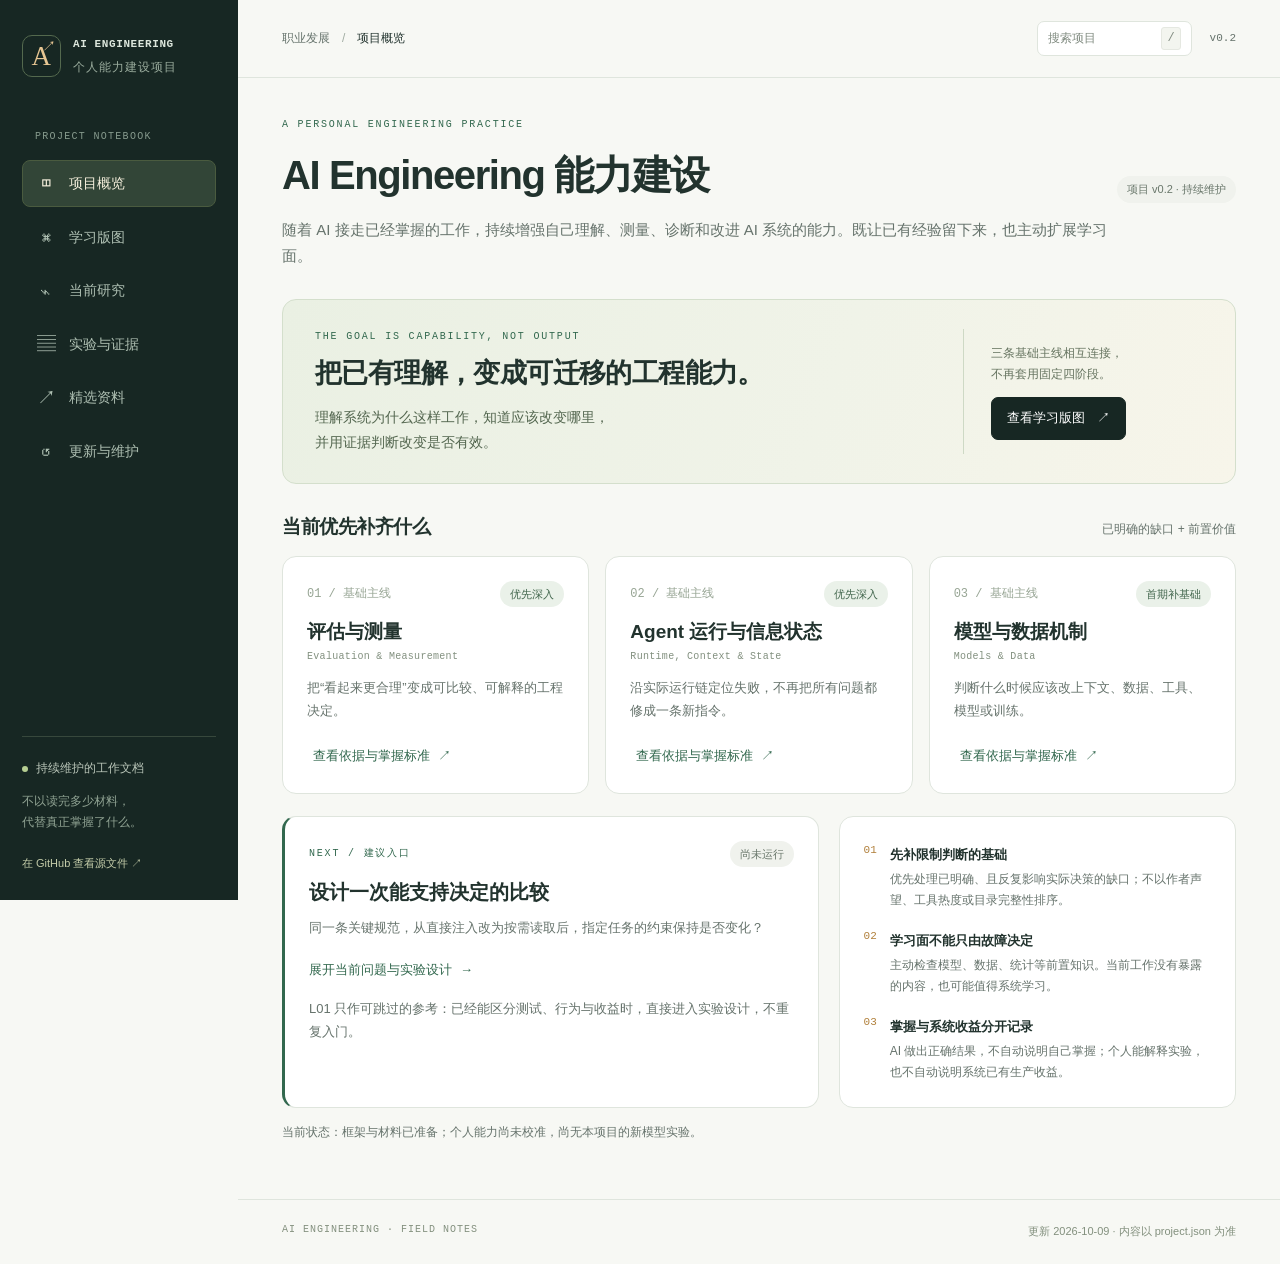
<file: ai-engineering/index.html>
<!doctype html>
<html lang="zh-CN">
<head>
  <meta charset="utf-8">
  <meta name="viewport" content="width=device-width,initial-scale=1">
  <meta name="description" content="AI Engineering 能力建设：学习优先级、运行机制、评估实验与可迁移的个人能力。">
  <meta name="theme-color" content="#172723">
  <title>AI Engineering · 能力建设</title>
  <link rel="icon" href="data:image/svg+xml,%3Csvg xmlns='http://www.w3.org/2000/svg' viewBox='0 0 64 64'%3E%3Crect width='64' height='64' rx='16' fill='%23172723'/%3E%3Cpath d='M17 46 32 17l15 29M23 35h18' fill='none' stroke='%23e6bb74' stroke-width='4'/%3E%3C/svg%3E">
  <link rel="stylesheet" href="styles.css">
  <script src="app.js" defer></script>
</head>
<body>
<a class="skip" href="#main">跳到内容</a>
<aside class="sidebar" aria-label="主导航">
  <a class="brand" href="#overview"><span class="brand-mark" aria-hidden="true">A<span>↗</span></span><span>AI ENGINEERING<small>个人能力建设项目</small></span></a>
  <div class="nav-label">PROJECT NOTEBOOK</div>
  <nav id="nav">
    <a href="#overview" data-view="overview"><span class="nav-icon" aria-hidden="true">◫</span>项目概览</a>
    <a href="#map" data-view="map"><span class="nav-icon" aria-hidden="true">⌘</span>学习版图</a>
    <a href="#research" data-view="research"><span class="nav-icon" aria-hidden="true">⌁</span>当前研究</a>
    <a href="#evidence" data-view="evidence"><span class="nav-icon" aria-hidden="true">▤</span>实验与证据</a>
    <a href="#resources" data-view="resources"><span class="nav-icon" aria-hidden="true">↗</span>精选资料</a>
    <a href="#updates" data-view="updates"><span class="nav-icon" aria-hidden="true">↺</span>更新与维护</a>
  </nav>
  <div class="sidebar-bottom"><span class="live-dot" aria-hidden="true"></span>持续维护的工作文档<p>不以读完多少材料，<br>代替真正掌握了什么。</p><a href="https://github.com/feng-y/guide-page/tree/main/ai-engineering" target="_blank" rel="noopener noreferrer">在 GitHub 查看源文件 ↗</a></div>
</aside>
<div class="workspace">
  <header class="topbar"><div class="breadcrumb">职业发展<span>/</span><b id="view-title">项目概览</b></div><div class="top-actions"><button class="search-button" id="search-open" aria-label="搜索项目内容"><span>搜索项目</span><kbd>/</kbd></button><span class="version" id="version">读取中</span></div></header>
  <main id="main" tabindex="-1"><div class="loading" role="status">正在读取项目内容…</div></main>
  <footer><span>AI ENGINEERING · FIELD NOTES</span><span id="footer-meta">内容与页面分离 · 同一项目持续更新</span></footer>
</div>
<dialog id="detail-dialog" aria-labelledby="detail-title"><div class="dialog-top"><span class="eyebrow">CAPABILITY DETAIL</span><button class="icon-button close-dialog" aria-label="关闭详情">×</button></div><div id="detail-content"></div></dialog>
<dialog id="search-dialog" aria-labelledby="search-title"><div class="dialog-top"><h2 id="search-title">搜索项目</h2><button class="icon-button close-dialog" aria-label="关闭搜索">×</button></div><label class="sr-only" for="search-input">关键词</label><input id="search-input" type="search" placeholder="例如：SoT、模型适配、实验设计" autocomplete="off"><div id="search-results" class="search-results" aria-live="polite"></div></dialog>
<div id="toast" role="status" aria-live="polite"></div>
<noscript><div class="noscript">此交互页面需要 JavaScript。项目内容仍可直接阅读：<a href="project.json">project.json</a>。</div></noscript>
</body>
</html>
</file>
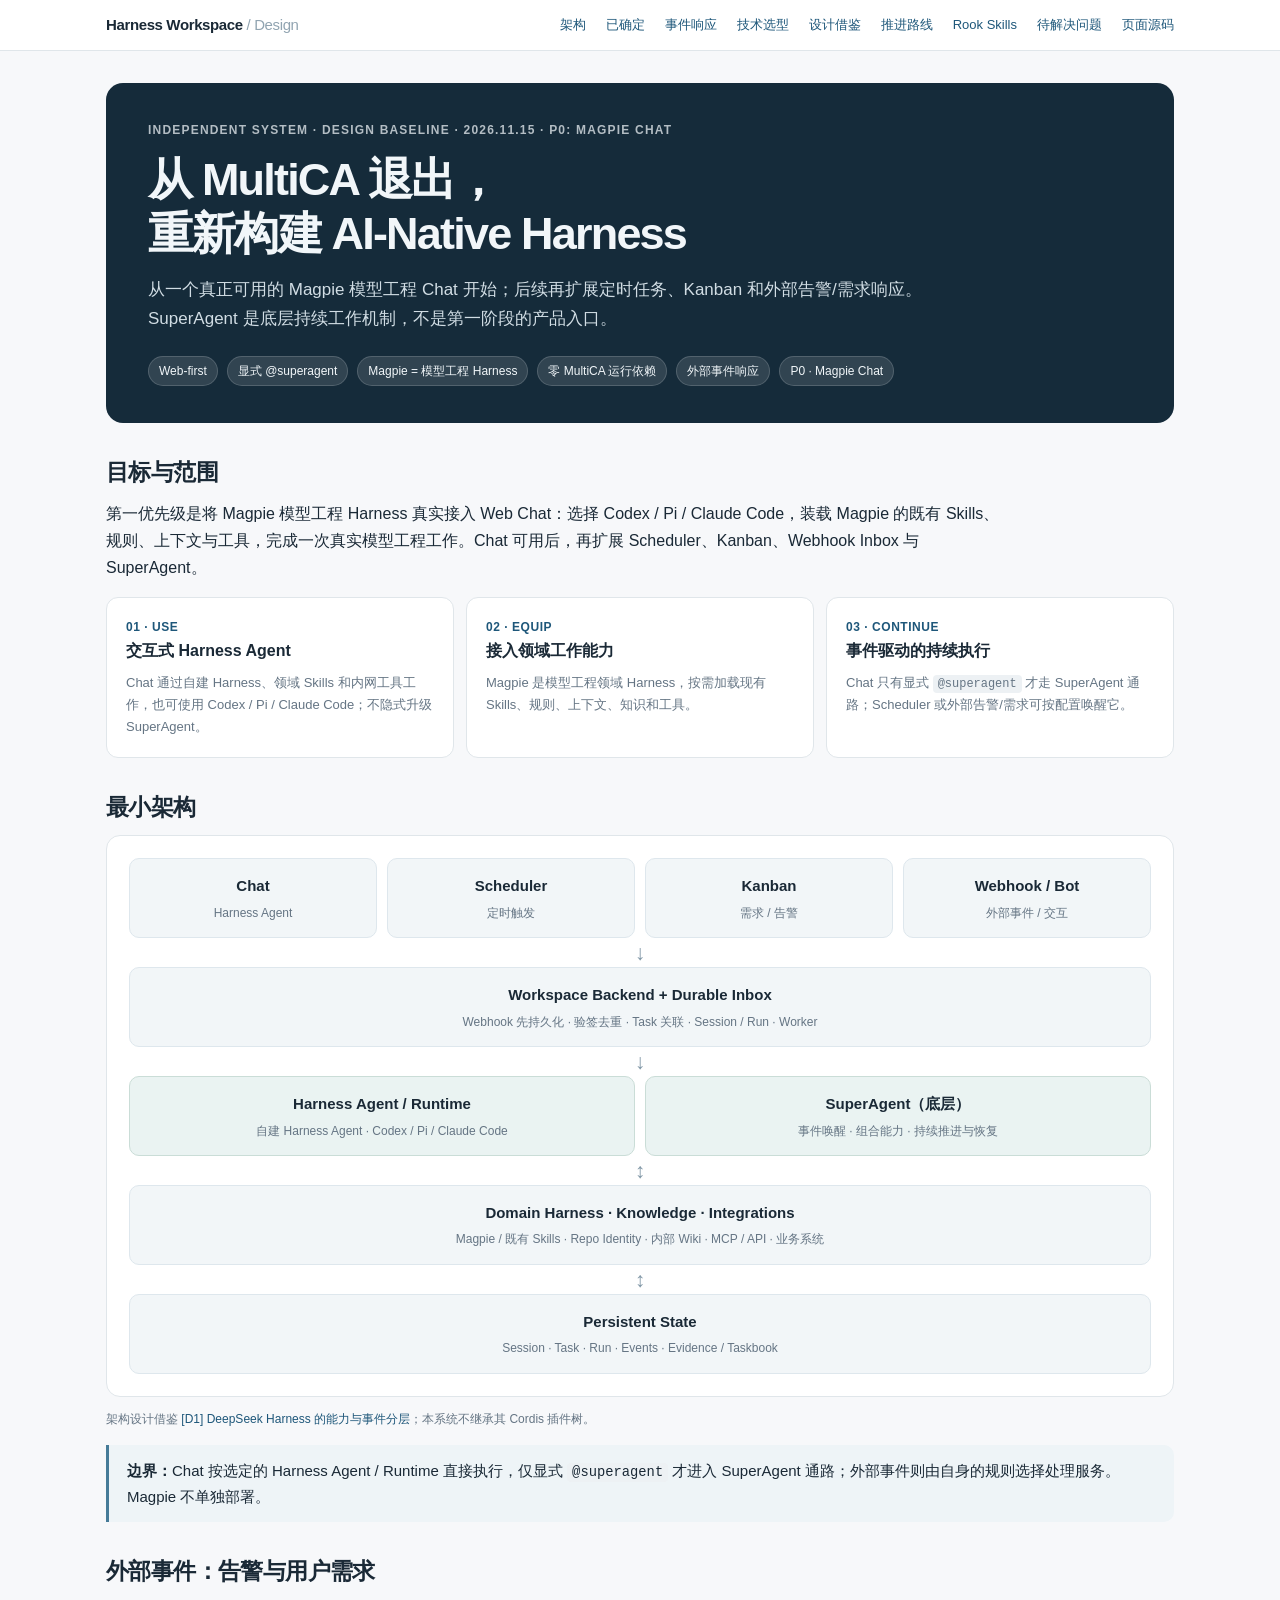
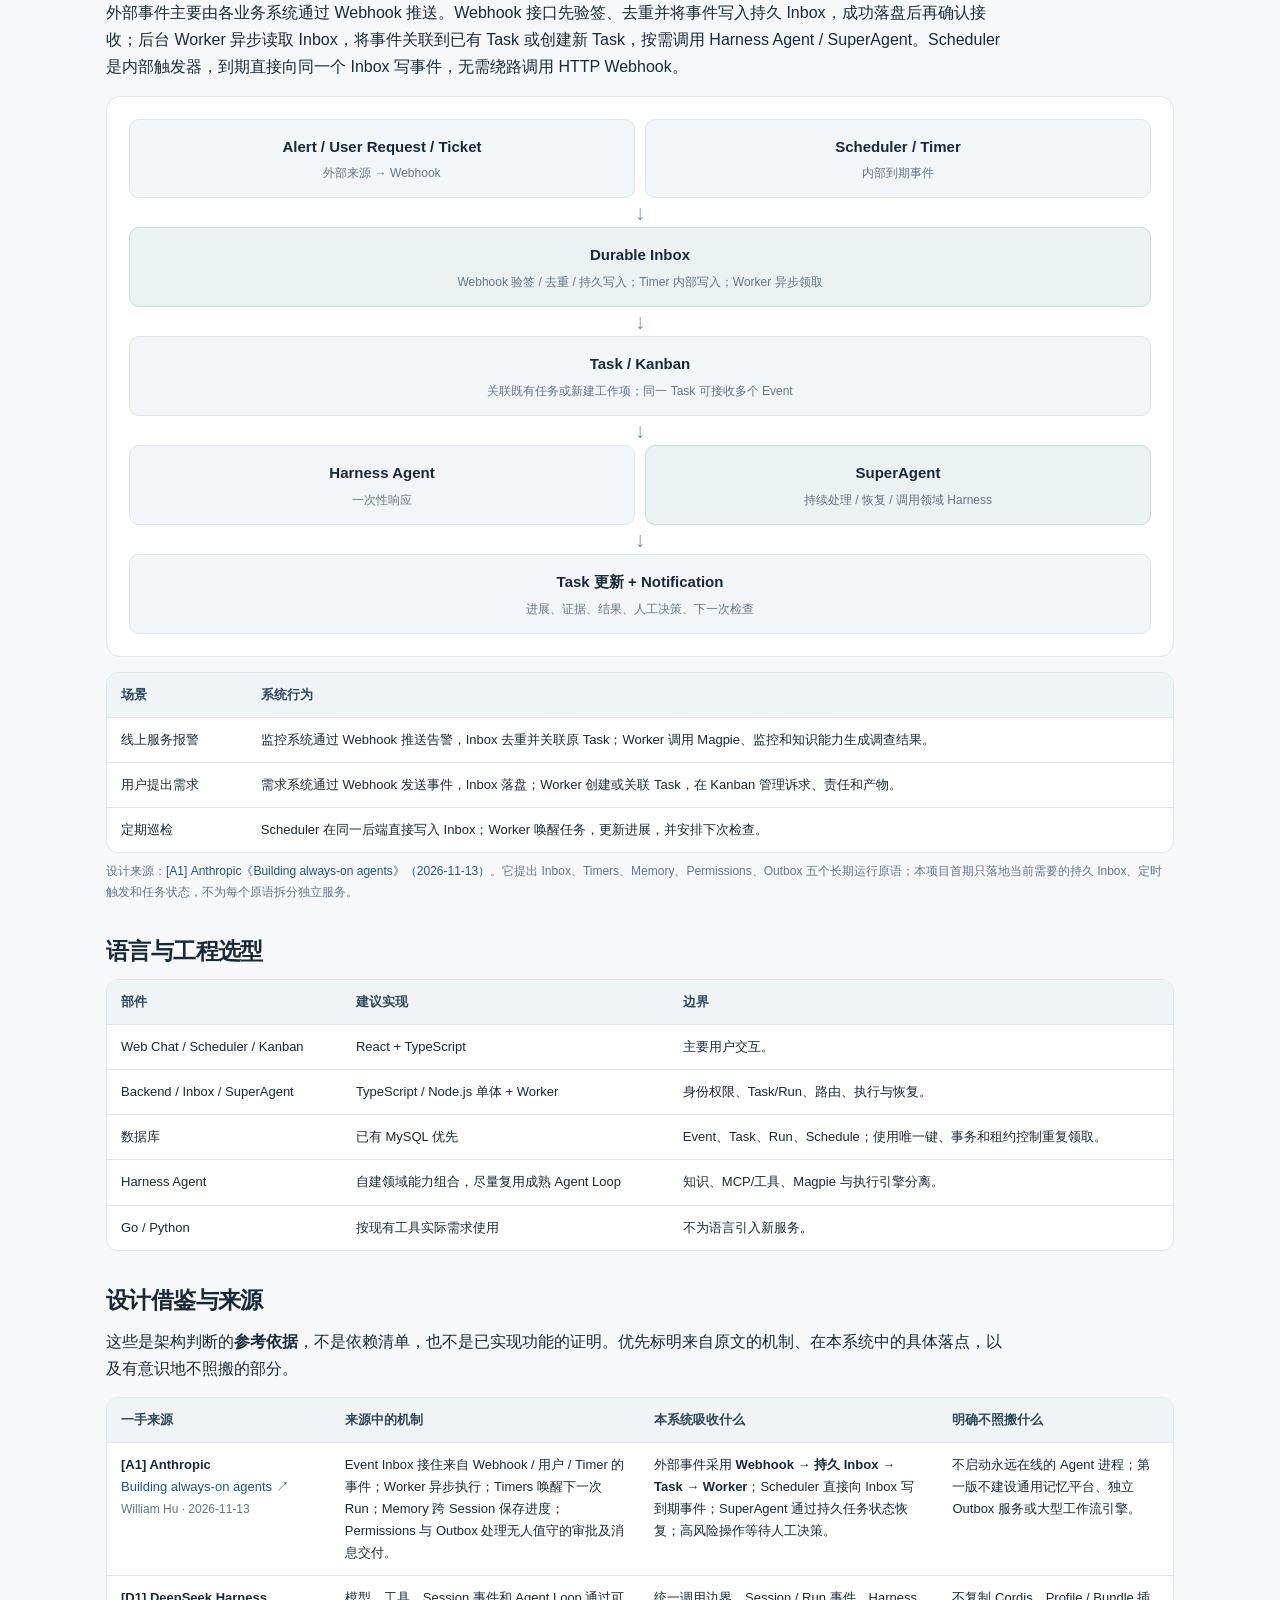
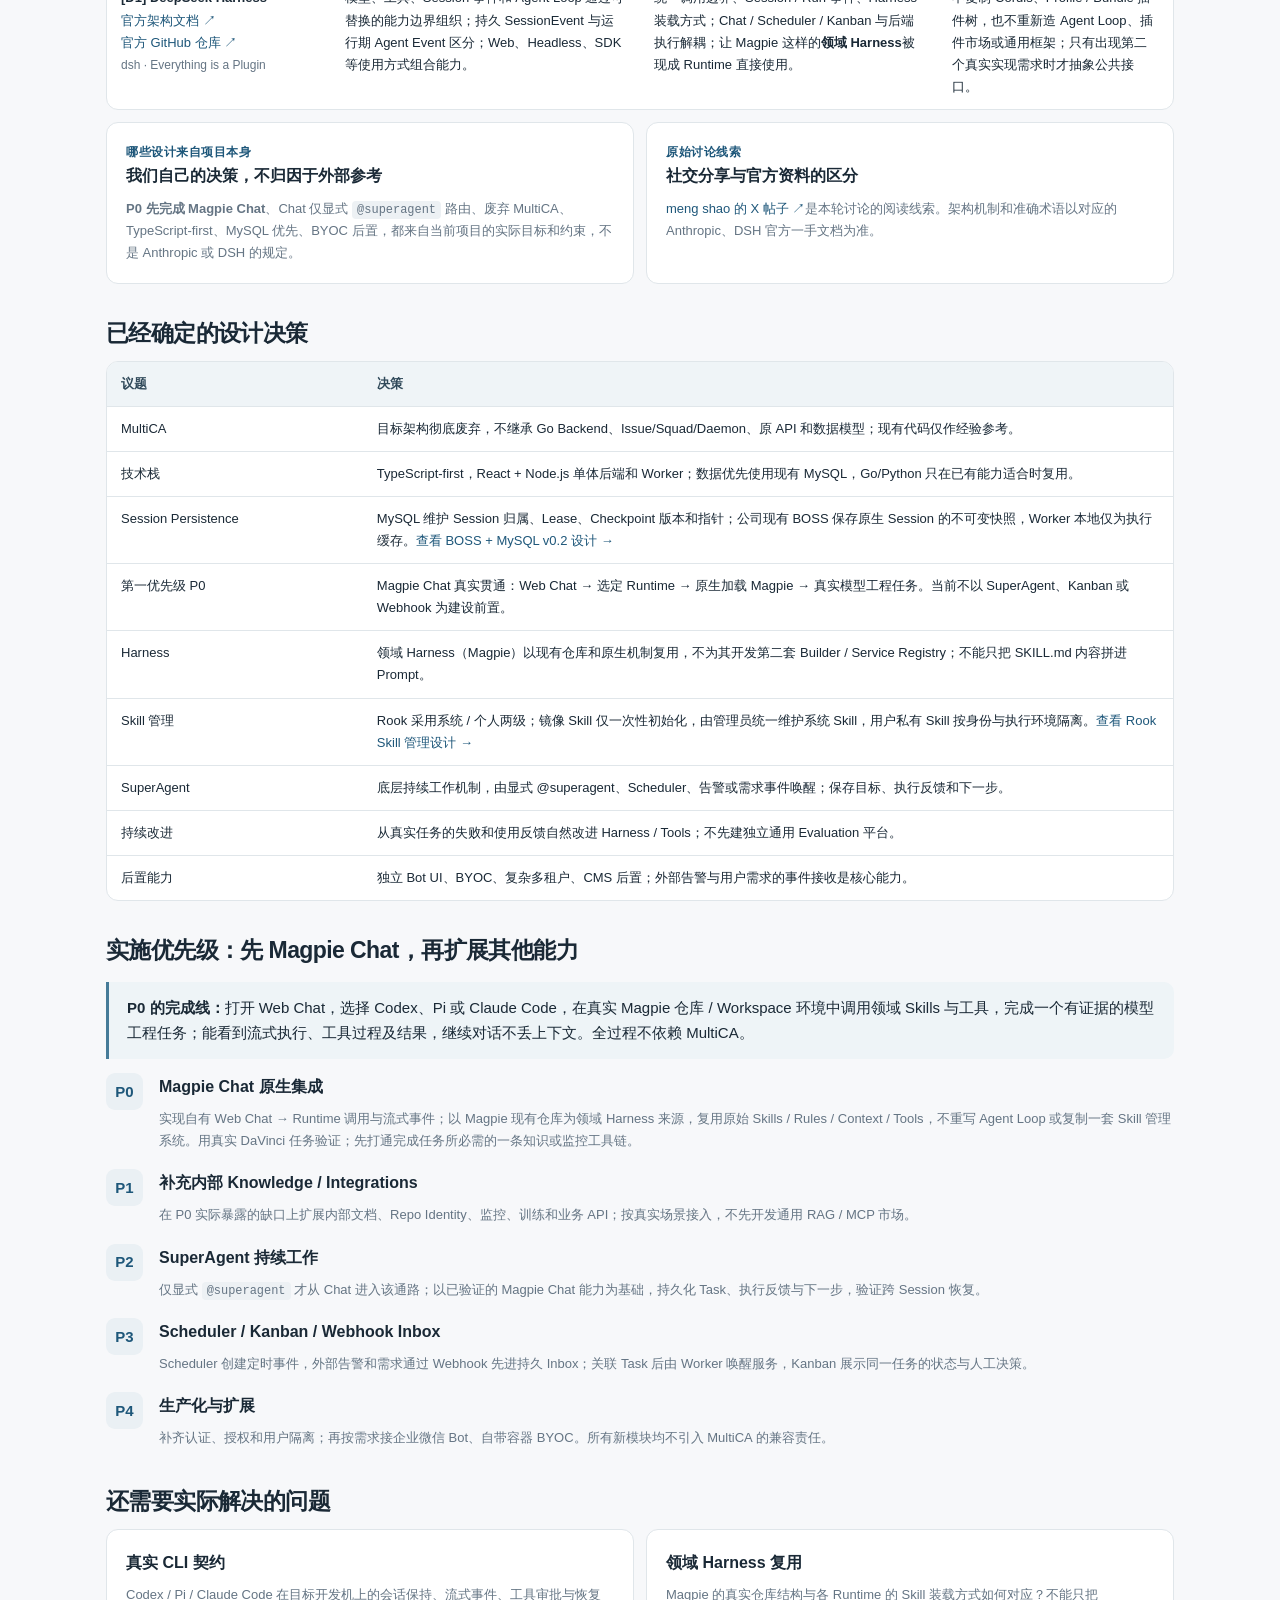
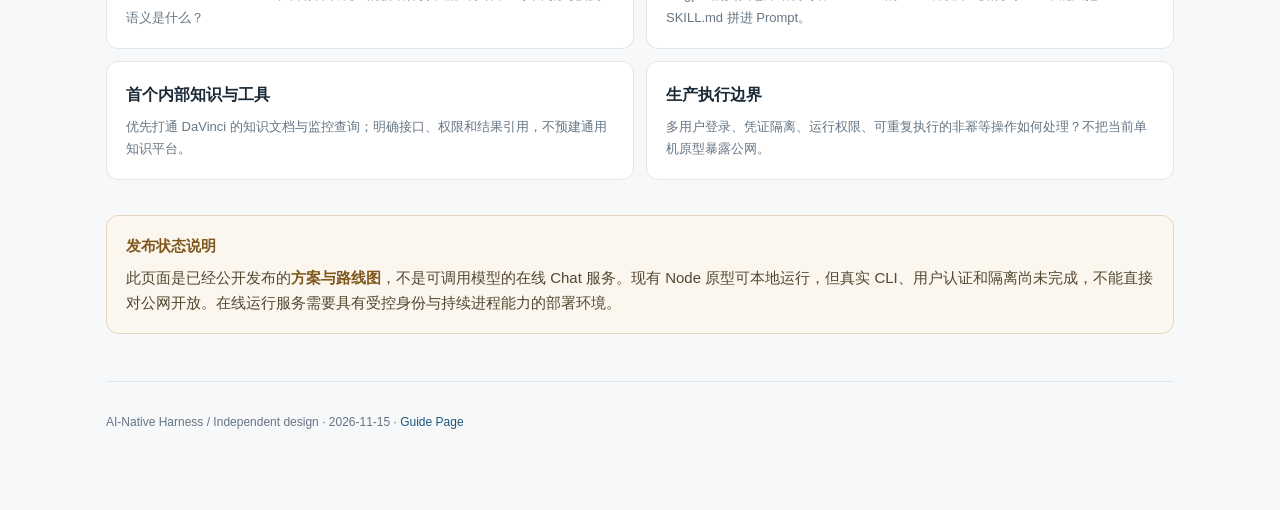
<file: harness-workspace/index.html>
<!doctype html>
<html lang="zh-CN">
<head>
<meta charset="utf-8">
<meta name="viewport" content="width=device-width,initial-scale=1">
<meta name="description" content="独立 AI-Native Harness 设计、MultiCA 退出决策与分阶段交付路线">
<title>AI-Native Harness · 独立系统设计</title>
<style>
:root{--bg:#f7f8fa;--paper:#fff;--ink:#1a2936;--muted:#657584;--line:#e0e6ea;--blue:#1e577a;--pale:#e9f1f5;--green:#286a4c;--warn:#926126}
*{box-sizing:border-box}html{scroll-behavior:smooth}body{margin:0;background:var(--bg);color:var(--ink);font:15px/1.7 ui-sans-serif,-apple-system,BlinkMacSystemFont,"Segoe UI","PingFang SC","Microsoft Yahei",sans-serif}a{color:var(--blue);text-decoration:none}a:hover{text-decoration:underline}code{font:0.92em ui-monospace,Menlo,Consolas,monospace;background:#edf1f4;padding:2px 5px;border-radius:4px}
header{background:var(--paper);border-bottom:1px solid var(--line);position:sticky;top:0;z-index:2}
.top{max-width:1120px;padding:12px 26px;margin:auto;display:flex;align-items:center;justify-content:space-between;gap:18px}
.brand{font-weight:750;letter-spacing:-.025em}.links{display:flex;gap:20px;align-items:center;font-size:13px;color:var(--muted)}
main{max-width:1120px;margin:0 auto;padding:32px 26px 78px}.hero{background:#152b3a;color:#f1f6f9;border-radius:17px;padding:37px 42px;margin-bottom:25px}
.eyebrow{font-size:12px;letter-spacing:.1em;text-transform:uppercase;opacity:.72;font-weight:700}
h1{font-size:clamp(28px,4vw,45px);line-height:1.2;letter-spacing:-.04em;margin:13px 0 15px;font-weight:760}
.hero p{color:#d1dde4;font-size:17px;max-width:810px;margin:0 0 22px}
.tags{display:flex;gap:9px;flex-wrap:wrap}.tags span{font-size:12px;background:rgba(255,255,255,.12);border:1px solid rgba(255,255,255,.16);padding:4px 10px;border-radius:25px}
section{margin-top:35px;scroll-margin-top:70px}h2{font-size:23px;line-height:1.3;margin:0 0 12px;letter-spacing:-.026em}h3{font-size:16px;margin:0 0 8px}p{margin:8px 0 15px}.muted{color:var(--muted)}.tiny{font-size:12px}.lead{font-size:16px;max-width:900px}
.grid{display:grid;grid-template-columns:repeat(3,minmax(0,1fr));gap:12px}.grid.two{grid-template-columns:repeat(2,minmax(0,1fr))}
.card{background:var(--paper);border:1px solid var(--line);border-radius:12px;padding:19px}
.card p{color:var(--muted);margin:4px 0 0;font-size:13px}.kicker{font-size:12px;color:var(--blue);font-weight:750;text-transform:uppercase;letter-spacing:.045em}
.arch{background:#fff;border:1px solid var(--line);padding:22px;border-radius:14px}
.layer{background:#f2f6f8;border:1px solid #dee7ed;padding:14px;border-radius:10px;text-align:center}
.layer strong{display:block;font-size:15px}.layer small{display:block;color:var(--muted);font-size:12px;margin-top:4px}
.row{display:grid;grid-template-columns:repeat(2,1fr);gap:10px}.row.four{grid-template-columns:repeat(4,1fr)}.arr{text-align:center;height:29px;color:#8298a7;font-size:21px;line-height:29px}.layer.hi{background:#eaf3f2;border-color:#caddd7}
.alert{background:#eef4f7;border-left:3px solid #467b98;padding:13px 18px;border-radius:0 10px 10px 0;margin-top:16px}
table{width:100%;border-collapse:separate;border-spacing:0;background:white;border:1px solid var(--line);border-radius:12px;overflow:hidden}th,td{padding:11px 14px;text-align:left;vertical-align:top;border-bottom:1px solid var(--line);font-size:13px}th{background:#eff4f7;color:#30495a;font-weight:700}tr:last-child td{border:0}
.seq{display:grid;grid-template-columns:40px 1fr;gap:13px;margin:14px 0;align-items:start}.num{width:37px;height:37px;background:#eaf0f4;border-radius:9px;display:grid;place-items:center;font-weight:750;color:var(--blue)}.seq p{margin:3px 0;color:var(--muted);font-size:13px}
.note{border:1px solid #e5d5b9;background:#fbf7ef;border-radius:12px;padding:17px 19px;color:#53462f}.note strong{color:#80571c}
footer{padding-top:30px;margin-top:47px;border-top:1px solid var(--line);color:var(--muted);font-size:12px}
@media(max-width:720px){.top{padding:12px 17px;display:block}.links{margin-top:5px;flex-wrap:wrap;gap:12px}main{padding:20px 15px 55px}.hero{padding:28px 23px}.hero p{font-size:15px}.grid,.grid.two{grid-template-columns:1fr}.row.four{grid-template-columns:repeat(2,minmax(0,1fr))}.arch{padding:12px}th,td{padding:9px 8px}}
</style>
</head>
<body>
<header><nav class="top" aria-label="页面导航"><div class="brand">Harness Workspace <span style="color:#91a4b1;font-weight:500">/ Design</span></div><div class="links"><a href="#architecture">架构</a><a href="#decisions">已确定</a><a href="#events">事件响应</a><a href="#technology">技术选型</a><a href="#references">设计借鉴</a><a href="#roadmap">推进路线</a><a href="./skills/">Rook Skills</a><a href="#questions">待解决问题</a><a href="https://github.com/feng-y/guide-page/tree/main/harness-workspace">页面源码</a></div></nav></header>
<main>
<div class="hero"><div class="eyebrow">Independent system · Design baseline · 2026.11.15 · P0: Magpie Chat</div>
<h1>从 MultiCA 退出，<br>重新构建 AI-Native Harness</h1>
<p>从一个真正可用的 Magpie 模型工程 Chat 开始；后续再扩展定时任务、Kanban 和外部告警/需求响应。SuperAgent 是底层持续工作机制，不是第一阶段的产品入口。</p>
<div class="tags"><span>Web-first</span><span>显式 @superagent</span><span>Magpie = 模型工程 Harness</span><span>零 MultiCA 运行依赖</span><span>外部事件响应</span><span>P0 · Magpie Chat</span></div></div>
<section id="overview"><h2>目标与范围</h2><p class="lead">第一优先级是将 Magpie 模型工程 Harness 真实接入 Web Chat：选择 Codex / Pi / Claude Code，装载 Magpie 的既有 Skills、规则、上下文与工具，完成一次真实模型工程工作。Chat 可用后，再扩展 Scheduler、Kanban、Webhook Inbox 与 SuperAgent。</p>
<div class="grid">
<div class="card"><div class="kicker">01 · Use</div><h3>交互式 Harness Agent</h3><p>Chat 通过自建 Harness、领域 Skills 和内网工具工作，也可使用 Codex / Pi / Claude Code；不隐式升级 SuperAgent。</p></div>
<div class="card"><div class="kicker">02 · Equip</div><h3>接入领域工作能力</h3><p>Magpie 是模型工程领域 Harness，按需加载现有 Skills、规则、上下文、知识和工具。</p></div>
<div class="card"><div class="kicker">03 · Continue</div><h3>事件驱动的持续执行</h3><p>Chat 只有显式 <code>@superagent</code> 才走 SuperAgent 通路；Scheduler 或外部告警/需求可按配置唤醒它。</p></div>
</div></section>
<section id="architecture"><h2>最小架构</h2><div class="arch">
<div class="row four"><div class="layer"><strong>Chat</strong><small>Harness Agent</small></div><div class="layer"><strong>Scheduler</strong><small>定时触发</small></div><div class="layer"><strong>Kanban</strong><small>需求 / 告警</small></div><div class="layer"><strong>Webhook / Bot</strong><small>外部事件 / 交互</small></div></div>
<div class="arr">↓</div><div class="layer"><strong>Workspace Backend + Durable Inbox</strong><small>Webhook 先持久化 · 验签去重 · Task 关联 · Session / Run · Worker</small></div>
<div class="arr">↓</div><div class="row"><div class="layer hi"><strong>Harness Agent / Runtime</strong><small>自建 Harness Agent · Codex / Pi / Claude Code</small></div><div class="layer hi"><strong>SuperAgent（底层）</strong><small>事件唤醒 · 组合能力 · 持续推进与恢复</small></div></div>
<div class="arr">↕</div><div class="layer"><strong>Domain Harness · Knowledge · Integrations</strong><small>Magpie / 既有 Skills · Repo Identity · 内部 Wiki · MCP / API · 业务系统</small></div>
<div class="arr">↕</div><div class="layer"><strong>Persistent State</strong><small>Session · Task · Run · Events · Evidence / Taskbook</small></div>
</div><p class="muted tiny" style="margin:12px 0 0">架构设计借鉴 <a href="#source-dsh">[D1] DeepSeek Harness 的能力与事件分层</a>；本系统不继承其 Cordis 插件树。</p><div class="alert"><strong>边界：</strong>Chat 按选定的 Harness Agent / Runtime 直接执行，仅显式 <code>@superagent</code> 才进入 SuperAgent 通路；外部事件则由自身的规则选择处理服务。Magpie 不单独部署。</div></section>
<section id="events"><h2>外部事件：告警与用户需求</h2><p class="lead">外部事件主要由各业务系统通过 Webhook 推送。Webhook 接口先验签、去重并将事件写入持久 Inbox，成功落盘后再确认接收；后台 Worker 异步读取 Inbox，将事件关联到已有 Task 或创建新 Task，按需调用 Harness Agent / SuperAgent。Scheduler 是内部触发器，到期直接向同一个 Inbox 写事件，无需绕路调用 HTTP Webhook。</p><div class="arch"><div class="row"><div class="layer"><strong>Alert / User Request / Ticket</strong><small>外部来源 → Webhook</small></div><div class="layer"><strong>Scheduler / Timer</strong><small>内部到期事件</small></div></div><div class="arr">↓</div><div class="layer hi"><strong>Durable Inbox</strong><small>Webhook 验签 / 去重 / 持久写入；Timer 内部写入；Worker 异步领取</small></div><div class="arr">↓</div><div class="layer"><strong>Task / Kanban</strong><small>关联既有任务或新建工作项；同一 Task 可接收多个 Event</small></div><div class="arr">↓</div><div class="row"><div class="layer"><strong>Harness Agent</strong><small>一次性响应</small></div><div class="layer hi"><strong>SuperAgent</strong><small>持续处理 / 恢复 / 调用领域 Harness</small></div></div><div class="arr">↓</div><div class="layer"><strong>Task 更新 + Notification</strong><small>进展、证据、结果、人工决策、下一次检查</small></div></div><table style="margin-top:15px"><thead><tr><th>场景</th><th>系统行为</th></tr></thead><tbody><tr><td>线上服务报警</td><td>监控系统通过 Webhook 推送告警，Inbox 去重并关联原 Task；Worker 调用 Magpie、监控和知识能力生成调查结果。</td></tr><tr><td>用户提出需求</td><td>需求系统通过 Webhook 发送事件，Inbox 落盘；Worker 创建或关联 Task，在 Kanban 管理诉求、责任和产物。</td></tr><tr><td>定期巡检</td><td>Scheduler 在同一后端直接写入 Inbox；Worker 唤醒任务，更新进展，并安排下次检查。</td></tr></tbody></table><p class="muted tiny">设计来源：<a href="#source-anthropic">[A1] Anthropic《Building always-on agents》（2026-11-13）</a>。它提出 Inbox、Timers、Memory、Permissions、Outbox 五个长期运行原语；本项目首期只落地当前需要的持久 Inbox、定时触发和任务状态，不为每个原语拆分独立服务。</p></section>
<section id="technology"><h2>语言与工程选型</h2><table><thead><tr><th>部件</th><th>建议实现</th><th>边界</th></tr></thead><tbody><tr><td>Web Chat / Scheduler / Kanban</td><td>React + TypeScript</td><td>主要用户交互。</td></tr><tr><td>Backend / Inbox / SuperAgent</td><td>TypeScript / Node.js 单体 + Worker</td><td>身份权限、Task/Run、路由、执行与恢复。</td></tr><tr><td>数据库</td><td>已有 MySQL 优先</td><td>Event、Task、Run、Schedule；使用唯一键、事务和租约控制重复领取。</td></tr><tr><td>Harness Agent</td><td>自建领域能力组合，尽量复用成熟 Agent Loop</td><td>知识、MCP/工具、Magpie 与执行引擎分离。</td></tr><tr><td>Go / Python</td><td>按现有工具实际需求使用</td><td>不为语言引入新服务。</td></tr></tbody></table></section><section id="references"><h2>设计借鉴与来源</h2>
<p class="lead">这些是架构判断的<strong>参考依据</strong>，不是依赖清单，也不是已实现功能的证明。优先标明来自原文的机制、在本系统中的具体落点，以及有意识地不照搬的部分。</p>
<table>
<thead><tr><th style="width:21%">一手来源</th><th style="width:29%">来源中的机制</th><th style="width:28%">本系统吸收什么</th><th>明确不照搬什么</th></tr></thead>
<tbody>
<tr id="source-anthropic"><td><strong>[A1] Anthropic</strong><br><a href="https://claude.com/resources/articles/building-always-on-agents" target="_blank" rel="noopener noreferrer">Building always-on agents ↗</a><br><span class="muted tiny">William Hu · 2026-11-13</span></td>
<td>Event Inbox 接住来自 Webhook / 用户 / Timer 的事件；Worker 异步执行；Timers 唤醒下一次 Run；Memory 跨 Session 保存进度；Permissions 与 Outbox 处理无人值守的审批及消息交付。</td>
<td>外部事件采用 <strong>Webhook → 持久 Inbox → Task → Worker</strong>；Scheduler 直接向 Inbox 写到期事件；SuperAgent 通过持久任务状态恢复；高风险操作等待人工决策。</td>
<td>不启动永远在线的 Agent 进程；第一版不建设通用记忆平台、独立 Outbox 服务或大型工作流引擎。</td></tr>
<tr id="source-dsh"><td><strong>[D1] DeepSeek Harness</strong><br><a href="https://deepseek-harness.github.io/deepseek-harness/en/reference/" target="_blank" rel="noopener noreferrer">官方架构文档 ↗</a><br><a href="https://github.com/deepseek-ai/deepseek-harness" target="_blank" rel="noopener noreferrer">官方 GitHub 仓库 ↗</a><br><span class="muted tiny">dsh · Everything is a Plugin</span></td>
<td>模型、工具、Session 事件和 Agent Loop 通过可替换的能力边界组织；持久 SessionEvent 与运行期 Agent Event 区分；Web、Headless、SDK 等使用方式组合能力。</td>
<td>统一调用边界、Session / Run 事件、Harness 装载方式；Chat / Scheduler / Kanban 与后端执行解耦；让 Magpie 这样的<strong>领域 Harness</strong>被现成 Runtime 直接使用。</td>
<td>不复制 Cordis、Profile / Bundle 插件树，也不重新造 Agent Loop、插件市场或通用框架；只有出现第二个真实实现需求时才抽象公共接口。</td></tr>
</tbody></table>
<div class="grid two" style="margin-top:12px">
<div class="card"><div class="kicker">哪些设计来自项目本身</div><h3>我们自己的决策，不归因于外部参考</h3>
<p><strong>P0 先完成 Magpie Chat</strong>、Chat 仅显式 <code>@superagent</code> 路由、废弃 MultiCA、TypeScript-first、MySQL 优先、BYOC 后置，都来自当前项目的实际目标和约束，不是 Anthropic 或 DSH 的规定。</p></div>
<div class="card"><div class="kicker">原始讨论线索</div><h3>社交分享与官方资料的区分</h3>
<p><a href="https://x.com/shao__meng/status/2121427594260398327" target="_blank" rel="noopener noreferrer">meng shao 的 X 帖子 ↗</a>是本轮讨论的阅读线索。架构机制和准确术语以对应的 Anthropic、DSH 官方一手文档为准。</p></div>
</div>
</section>
<section id="decisions"><h2>已经确定的设计决策</h2>
<table><thead><tr><th style="width:24%">议题</th><th>决策</th></tr></thead><tbody>
<tr><td>MultiCA</td><td>目标架构彻底废弃，不继承 Go Backend、Issue/Squad/Daemon、原 API 和数据模型；现有代码仅作经验参考。</td></tr>
<tr><td>技术栈</td><td>TypeScript-first，React + Node.js 单体后端和 Worker；数据优先使用现有 MySQL，Go/Python 只在已有能力适合时复用。</td></tr>
<tr><td>Session Persistence</td><td>MySQL 维护 Session 归属、Lease、Checkpoint 版本和指针；公司现有 BOSS 保存原生 Session 的不可变快照，Worker 本地仅为执行缓存。<a href="../agent-session-persistence/">查看 BOSS + MySQL v0.2 设计 →</a></td></tr>
<tr><td>第一优先级 P0</td><td>Magpie Chat 真实贯通：Web Chat → 选定 Runtime → 原生加载 Magpie → 真实模型工程任务。当前不以 SuperAgent、Kanban 或 Webhook 为建设前置。</td></tr><tr><td>Harness</td><td>领域 Harness（Magpie）以现有仓库和原生机制复用，不为其开发第二套 Builder / Service Registry；不能只把 SKILL.md 内容拼进 Prompt。</td></tr>
<tr><td>Skill 管理</td><td>Rook 采用系统 / 个人两级；镜像 Skill 仅一次性初始化，由管理员统一维护系统 Skill，用户私有 Skill 按身份与执行环境隔离。<a href="./skills/">查看 Rook Skill 管理设计 →</a></td></tr>
<tr><td>SuperAgent</td><td>底层持续工作机制，由显式 @superagent、Scheduler、告警或需求事件唤醒；保存目标、执行反馈和下一步。</td></tr>
<tr><td>持续改进</td><td>从真实任务的失败和使用反馈自然改进 Harness / Tools；不先建独立通用 Evaluation 平台。</td></tr>
<tr><td>后置能力</td><td>独立 Bot UI、BYOC、复杂多租户、CMS 后置；外部告警与用户需求的事件接收是核心能力。</td></tr>
</tbody></table></section>
<section id="roadmap"><h2>实施优先级：先 Magpie Chat，再扩展其他能力</h2>
<div class="alert"><strong>P0 的完成线：</strong>打开 Web Chat，选择 Codex、Pi 或 Claude Code，在真实 Magpie 仓库 / Workspace 环境中调用领域 Skills 与工具，完成一个有证据的模型工程任务；能看到流式执行、工具过程及结果，继续对话不丢上下文。全过程不依赖 MultiCA。</div>
<div class="seq"><div class="num">P0</div><div><h3>Magpie Chat 原生集成</h3><p>实现自有 Web Chat → Runtime 调用与流式事件；以 Magpie 现有仓库为领域 Harness 来源，复用原始 Skills / Rules / Context / Tools，不重写 Agent Loop 或复制一套 Skill 管理系统。用真实 DaVinci 任务验证；先打通完成任务所必需的一条知识或监控工具链。</p></div></div>
<div class="seq"><div class="num">P1</div><div><h3>补充内部 Knowledge / Integrations</h3><p>在 P0 实际暴露的缺口上扩展内部文档、Repo Identity、监控、训练和业务 API；按真实场景接入，不先开发通用 RAG / MCP 市场。</p></div></div>
<div class="seq"><div class="num">P2</div><div><h3>SuperAgent 持续工作</h3><p>仅显式 <code>@superagent</code> 才从 Chat 进入该通路；以已验证的 Magpie Chat 能力为基础，持久化 Task、执行反馈与下一步，验证跨 Session 恢复。</p></div></div>
<div class="seq"><div class="num">P3</div><div><h3>Scheduler / Kanban / Webhook Inbox</h3><p>Scheduler 创建定时事件，外部告警和需求通过 Webhook 先进持久 Inbox；关联 Task 后由 Worker 唤醒服务，Kanban 展示同一任务的状态与人工决策。</p></div></div>
<div class="seq"><div class="num">P4</div><div><h3>生产化与扩展</h3><p>补齐认证、授权和用户隔离；再按需求接企业微信 Bot、自带容器 BYOC。所有新模块均不引入 MultiCA 的兼容责任。</p></div></div>
</section>
<section id="questions"><h2>还需要实际解决的问题</h2><div class="grid two">
<div class="card"><h3>真实 CLI 契约</h3><p>Codex / Pi / Claude Code 在目标开发机上的会话保持、流式事件、工具审批与恢复语义是什么？</p></div>
<div class="card"><h3>领域 Harness 复用</h3><p>Magpie 的真实仓库结构与各 Runtime 的 Skill 装载方式如何对应？不能只把 SKILL.md 拼进 Prompt。</p></div>
<div class="card"><h3>首个内部知识与工具</h3><p>优先打通 DaVinci 的知识文档与监控查询；明确接口、权限和结果引用，不预建通用知识平台。</p></div>
<div class="card"><h3>生产执行边界</h3><p>多用户登录、凭证隔离、运行权限、可重复执行的非幂等操作如何处理？不把当前单机原型暴露公网。</p></div>
</div></section>
<section><div class="note"><strong>发布状态说明</strong><p style="margin:6px 0 0">此页面是已经公开发布的<strong>方案与路线图</strong>，不是可调用模型的在线 Chat 服务。现有 Node 原型可本地运行，但真实 CLI、用户认证和隔离尚未完成，不能直接对公网开放。在线运行服务需要具有受控身份与持续进程能力的部署环境。</p></div></section>
<footer>AI-Native Harness / Independent design · 2026-11-15 · <a href="https://github.com/feng-y/guide-page">Guide Page</a></footer>
</main></body></html>
</file>
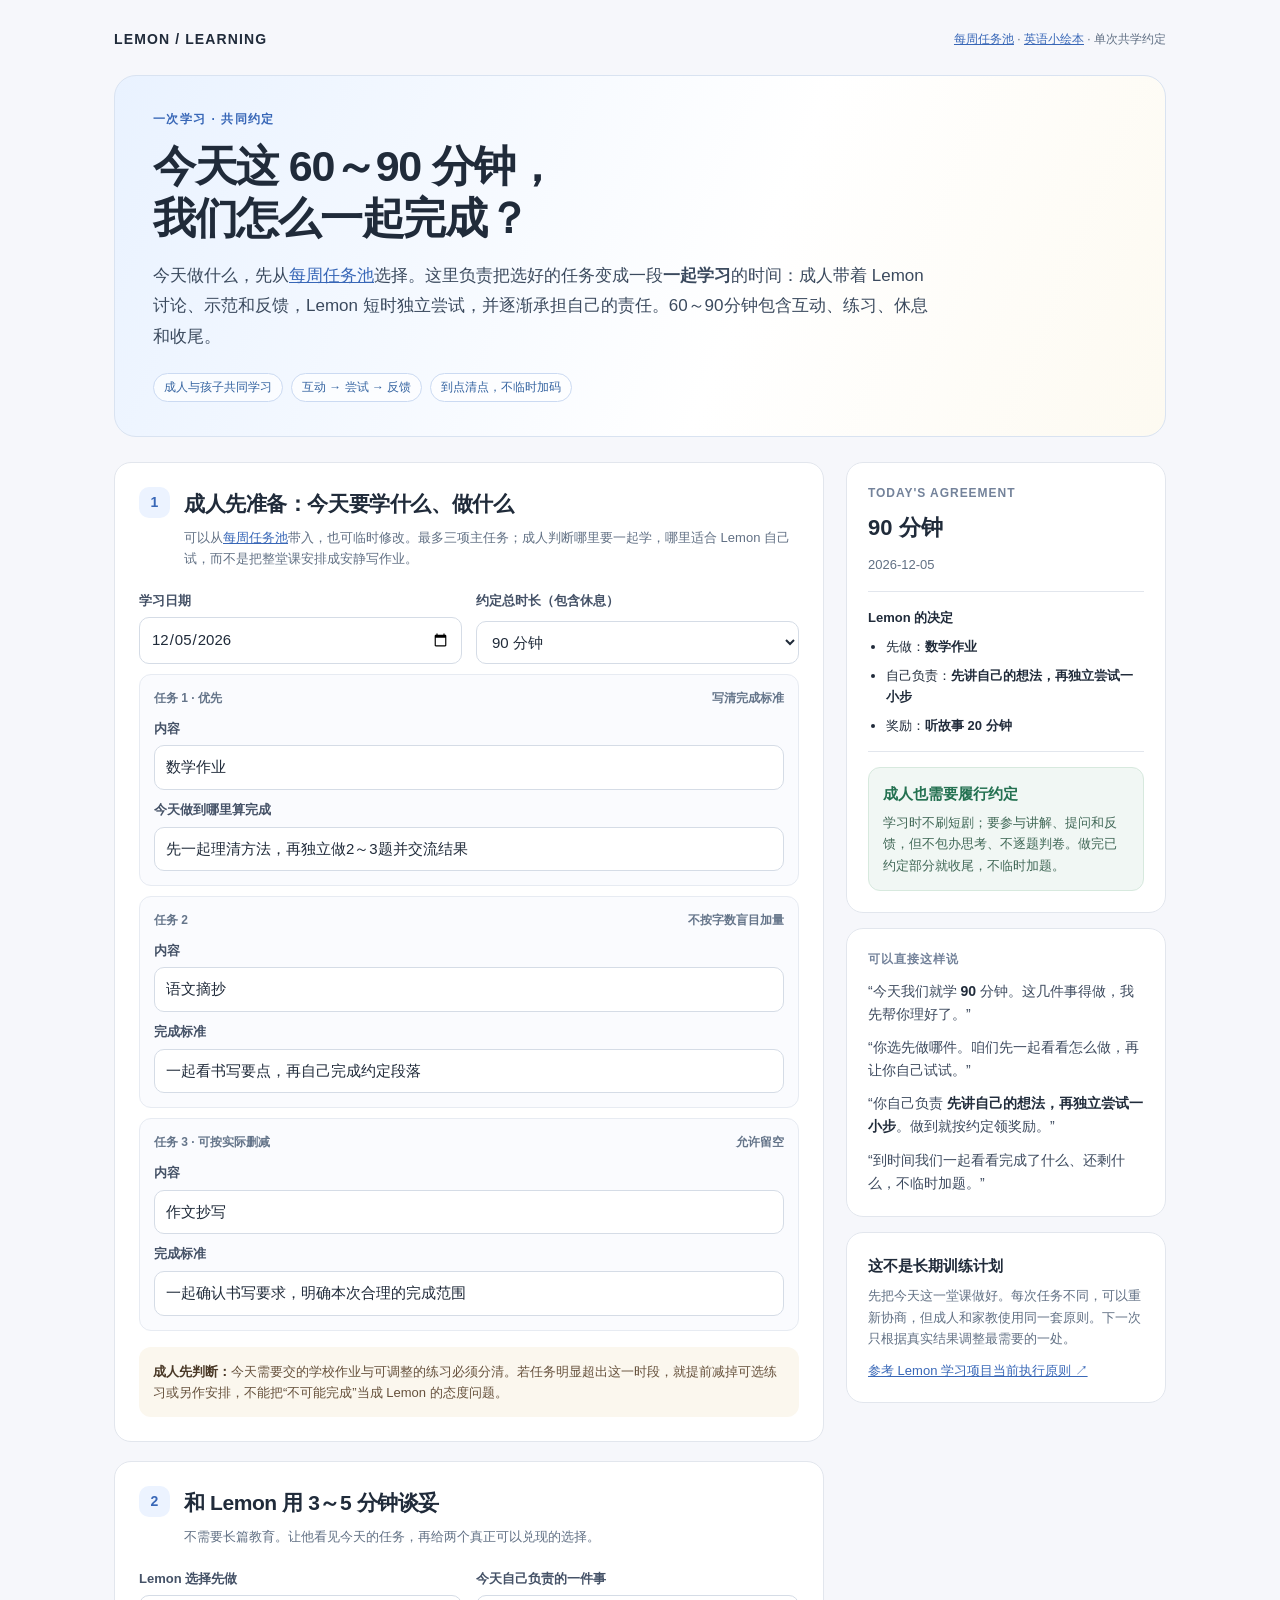
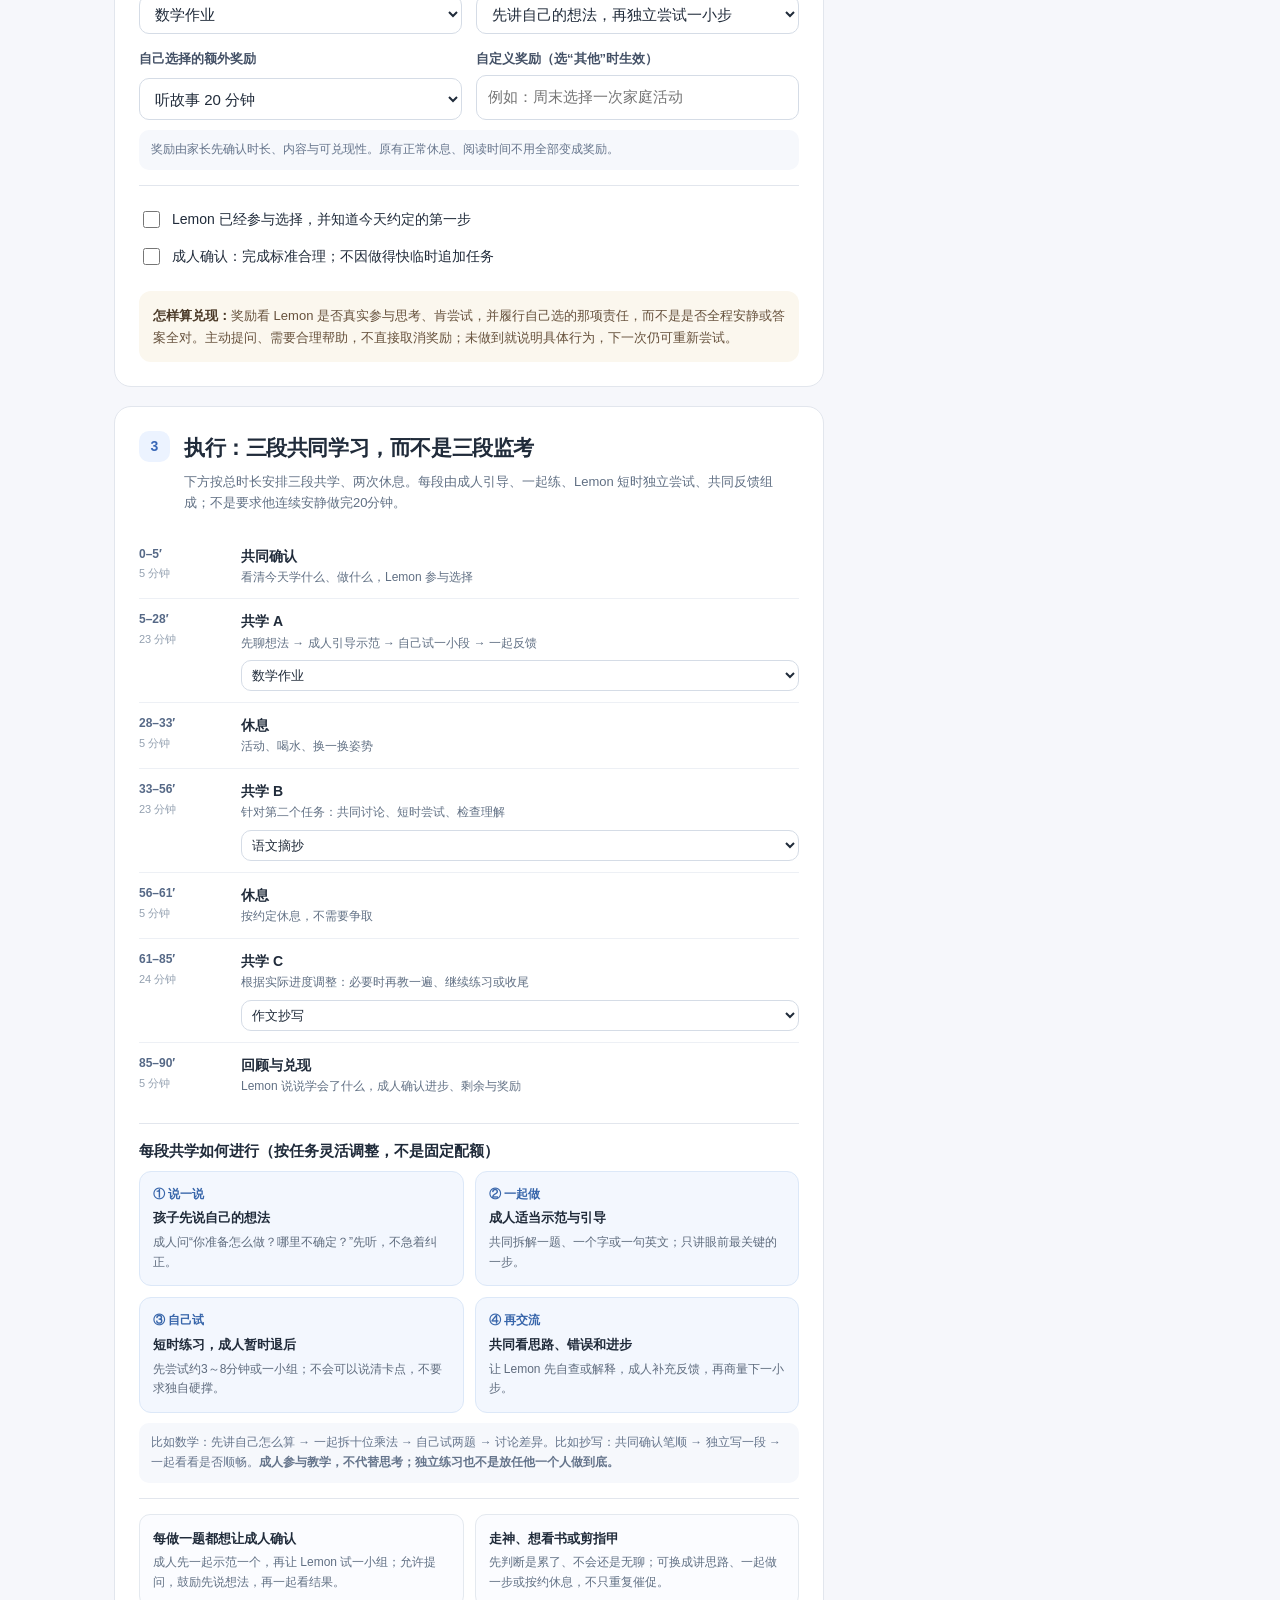
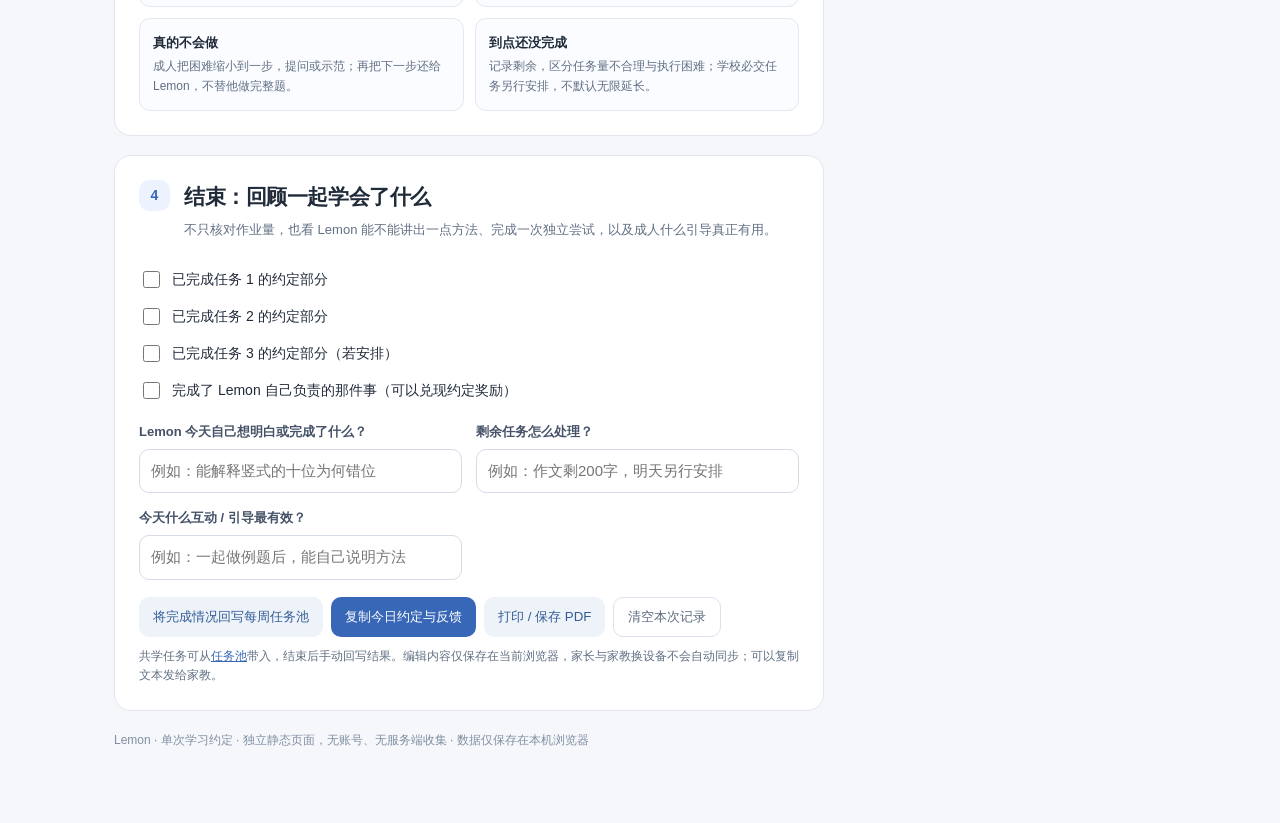
<file: lemon-study/index.html>
<!doctype html>
<html lang="zh-CN">
<head>
<meta charset="utf-8">
<meta name="viewport" content="width=device-width,initial-scale=1">
<meta name="theme-color" content="#f6f7fb">
<title>Lemon · 一次学习的共同约定</title>
<style>
:root{--bg:#f6f7fb;--ink:#202b3a;--muted:#617084;--line:#e2e6ed;--blue:#3867b7;--blue-light:#ecf3ff;--green:#27805f;--paper:#fff;--warm:#fbf7ee}
*{box-sizing:border-box}body{margin:0;font:15px/1.65 -apple-system,BlinkMacSystemFont,"Segoe UI","PingFang SC","Microsoft YaHei",sans-serif;background:var(--bg);color:var(--ink)}a{color:var(--blue)}
.wrap{max-width:1100px;margin:auto;padding:28px 24px 72px}
.top{display:flex;justify-content:space-between;align-items:center;gap:16px;margin-bottom:24px}.brand{font-size:14px;font-weight:800;letter-spacing:.08em}.navline{font-size:12px;color:var(--muted)}
.hero{padding:34px 38px;border:1px solid #d9e3f1;background:linear-gradient(112deg,#e9f2ff 0%,#fff 60%,#fdfaf1 100%);border-radius:22px}
.kicker{font-size:12px;color:#3867b7;font-weight:800;letter-spacing:.12em}
h1{font-size:clamp(27px,4vw,43px);line-height:1.22;letter-spacing:-.03em;margin:10px 0 16px}h2{font-size:21px;margin:0 0 5px;letter-spacing:-.02em}h3{font-size:15px;margin:0 0 7px}.lead{max-width:780px;font-size:17px;line-height:1.8;color:#3b4a5e;margin:0}.hero-meta{display:flex;gap:8px;flex-wrap:wrap;margin-top:20px}.chip{font-size:12px;border:1px solid #cbdaf2;color:#3564a1;border-radius:999px;padding:4px 10px;background:#ffffffaf}
main{display:grid;grid-template-columns:minmax(0,1fr) 320px;align-items:start;gap:22px;margin-top:25px}.stack{display:grid;gap:19px}
.card{border:1px solid var(--line);background:var(--paper);border-radius:17px;padding:24px}.cardhead{display:flex;gap:14px;align-items:flex-start;margin-bottom:20px}.num{width:31px;height:31px;border-radius:10px;display:grid;place-items:center;background:var(--blue-light);color:var(--blue);font-size:14px;font-weight:800;flex-shrink:0}.hint{font-size:13px;color:var(--muted);margin:0}.form-grid{display:grid;grid-template-columns:1fr 1fr;gap:14px}.field{display:grid;gap:6px;min-width:0}.field>label,.field>span{font-weight:700;font-size:13px;color:#455267}input,select,textarea{font:inherit;color:var(--ink);width:100%;border:1px solid #d5dce6;background:#fff;border-radius:10px;padding:9px 11px;outline:none}input:focus,select:focus,textarea:focus{border-color:#6495da;box-shadow:0 0 0 3px #e7f0ff}textarea{resize:vertical;min-height:66px}
.task{background:#fafbfe;border:1px solid #e7ebf2;border-radius:12px;padding:14px;margin-top:10px;display:grid;grid-template-columns:1fr;gap:9px}.task-title{display:flex;align-items:center;justify-content:space-between;font-size:12px;font-weight:800;color:#65758a}
.choicebox{margin-top:16px;background:var(--warm);border-radius:12px;padding:14px;color:#66513c;font-size:13px}.choicebox strong{color:#4a3927}
.schedule-row{display:grid;grid-template-columns:90px 1fr;gap:12px;padding:11px 0;border-bottom:1px solid #edf0f5}.schedule-row:last-child{border:0}.time{font-size:12px;font-weight:800;color:#566987;font-variant-numeric:tabular-nums}.time small{display:block;font-size:11px;color:#93a0b0;font-weight:400}.schedule-name{font-size:14px;font-weight:750}.schedule-desc{font-size:12px;color:var(--muted)}.schedule-row select{margin-top:7px;padding:6px;font-size:13px}.rowhint{font-size:12px;color:var(--muted)}
.rules{display:grid;grid-template-columns:1fr 1fr;gap:11px}.rhythm{display:grid;grid-template-columns:repeat(2,minmax(0,1fr));gap:11px}.rhythm-step{background:#f3f7fe;border:1px solid #dce8f8;border-radius:12px;padding:13px}.rhythm-step b{display:block;margin:3px 0 4px;font-size:13px}.rhythm-step p{margin:0;color:#5f6c7e;font-size:12px}.step-mark{font-size:12px;font-weight:800;color:#3765aa}.rule{border:1px solid #e4e9ef;border-radius:11px;padding:13px;background:#fbfcff}.rule b{display:block;font-size:13px;margin-bottom:4px}.rule p{margin:0;font-size:12px;color:var(--muted)}
.checkrow{display:flex;align-items:flex-start;gap:9px;font-size:14px;padding:7px 0}.checkrow input{width:17px;height:17px;margin-top:3px;accent-color:var(--blue);flex-shrink:0}.checkrow span{flex:1}
.actions{display:flex;flex-wrap:wrap;gap:8px;margin-top:17px}button{border:0;cursor:pointer;background:var(--blue);color:white;padding:10px 14px;border-radius:10px;font:700 13px/1.35 inherit;transition:transform .1s,background .1s}button:hover{background:#2f58a1}button:active{transform:scale(.98)}button.secondary{background:#eef3fa;color:#345d95}button.secondary:hover{background:#dae8f8}button.ghost{background:transparent;color:#5b6a7e;border:1px solid #dbe2ed}.notice{font-size:12px;color:var(--muted);margin-top:10px}
.side{position:sticky;top:18px;display:grid;gap:15px}.side .card{padding:21px}.divider{height:1px;background:var(--line);margin:15px 0}.summaryhead{font-size:12px;letter-spacing:.08em;font-weight:800;color:#73829a}.summarytitle{font-size:22px;font-weight:850;margin:6px 0 8px}.bul{padding-left:18px;margin:8px 0 0;font-size:13px}.bul li{margin:7px 0}.callout{background:#f1f7f4;border:1px solid #d7e9de;border-radius:12px;padding:14px}.callout strong{color:#247151}.callout p{margin:5px 0 0;color:#416857;font-size:13px}.talk{margin:0;font-size:14px;color:#3d4a5e}.talk p{margin:0 0 10px}.talk p:last-child{margin:0}.talk b{color:#202b3a}.foot{font-size:12px;color:#8090a3;padding-top:20px}.inline-note{margin-top:10px;padding:10px 12px;border-radius:10px;background:#f6f8fc;font-size:12px;color:#65748b}#status{font-size:12px;color:var(--green);font-weight:700}
@media(max-width:850px){main{grid-template-columns:1fr}.side{position:static;grid-template-columns:1fr 1fr;align-items:start}.hero{padding:26px}.wrap{padding:19px 14px 50px}}@media(max-width:560px){.side{grid-template-columns:1fr}.form-grid,.rules,.rhythm{grid-template-columns:1fr}.card{padding:18px}.top{flex-direction:column;align-items:start}.schedule-row{grid-template-columns:74px 1fr;gap:8px}}
@media print{body{background:#fff}.wrap{max-width:100%;padding:0}.top,.actions,.foot,.notice,.side .smallprint{display:none!important}.hero{padding:18px;border-radius:0;background:#fff}.hero-meta{margin-top:6px}main{display:block;margin-top:12px}.stack{gap:8px}.side{position:static;display:block}.card{break-inside:avoid;border-radius:0;padding:14px;margin-bottom:8px}button{display:none}.task,.rule{background:#fff}.choicebox{background:#fff;border:1px solid #ddd}.side .card{padding:14px}}
</style>
</head>
<body>
<div class="wrap">
<header class="top"><div class="brand">LEMON / LEARNING</div><div class="navline"><a href="./pool.html">每周任务池</a> · <a href="./english-picture-book/">英语小绘本</a> · 单次共学约定</div></header>
<div class="hero">
  <div class="kicker">一次学习 · 共同约定</div>
  <h1>今天这 60～90 分钟，<br>我们怎么一起完成？</h1>
  <p class="lead">今天做什么，先从<a href="./pool.html">每周任务池</a>选择。这里负责把选好的任务变成一段<b>一起学习</b>的时间：成人带着 Lemon 讨论、示范和反馈，Lemon 短时独立尝试，并逐渐承担自己的责任。60～90分钟包含互动、练习、休息和收尾。</p>
  <div class="hero-meta"><span class="chip">成人与孩子共同学习</span><span class="chip">互动 → 尝试 → 反馈</span><span class="chip">到点清点，不临时加码</span></div>
</div>
<main>
<div class="stack">
<section class="card" id="prepare">
 <div class="cardhead"><div class="num">1</div><div><h2>成人先准备：今天要学什么、做什么</h2><p class="hint">可以从<a href="./pool.html">每周任务池</a>带入，也可临时修改。最多三项主任务；成人判断哪里要一起学，哪里适合 Lemon 自己试，而不是把整堂课安排成安静写作业。</p></div></div>
 <div class="form-grid">
  <div class="field"><label for="sessionDate">学习日期</label><input id="sessionDate" type="date"></div>
  <div class="field"><label for="duration">约定总时长（包含休息）</label><select id="duration"><option value="60">60 分钟</option><option value="75">75 分钟</option><option value="90" selected>90 分钟</option></select></div>
 </div>
 <div class="task"><div class="task-title"><span>任务 1 · 优先</span><span>写清完成标准</span></div><div class="field"><label for="task0">内容</label><input id="task0" value="数学作业"></div><div class="field"><label for="goal0">今天做到哪里算完成</label><input id="goal0" value="先一起理清方法，再独立做2～3题并交流结果"></div></div>
 <div class="task"><div class="task-title"><span>任务 2</span><span>不按字数盲目加量</span></div><div class="field"><label for="task1">内容</label><input id="task1" value="语文摘抄"></div><div class="field"><label for="goal1">完成标准</label><input id="goal1" value="一起看书写要点，再自己完成约定段落"></div></div>
 <div class="task"><div class="task-title"><span>任务 3 · 可按实际删减</span><span>允许留空</span></div><div class="field"><label for="task2">内容</label><input id="task2" value="作文抄写"></div><div class="field"><label for="goal2">完成标准</label><input id="goal2" value="一起确认书写要求，明确本次合理的完成范围"></div></div>
 <div class="choicebox"><strong>成人先判断：</strong>今天需要交的学校作业与可调整的练习必须分清。若任务明显超出这一时段，就提前减掉可选练习或另作安排，不能把“不可能完成”当成 Lemon 的态度问题。</div>
</section>
<section class="card" id="agree">
 <div class="cardhead"><div class="num">2</div><div><h2>和 Lemon 用 3～5 分钟谈妥</h2><p class="hint">不需要长篇教育。让他看见今天的任务，再给两个真正可以兑现的选择。</p></div></div>
 <div class="form-grid">
  <div class="field"><label for="first">Lemon 选择先做</label><select id="first"></select></div>
  <div class="field"><label for="promise">今天自己负责的一件事</label><select id="promise"><option>先讲自己的想法，再独立尝试一小步</option><option>不会时说清楚卡在哪里，并继续尝试</option><option>一起做过示例后，自己试一道相近题</option><option>做完一小段后，自己检查并说说发现</option></select></div>
  <div class="field"><label for="reward">自己选择的额外奖励</label><select id="reward"><option>听故事 20 分钟</option><option>玩游戏 15 分钟</option><option>看游戏视频 10 分钟</option><option>与家长游戏 / 活动 20 分钟</option><option value="other">其他（自行填写）</option></select></div>
  <div class="field"><label for="rewardOther">自定义奖励（选“其他”时生效）</label><input id="rewardOther" placeholder="例如：周末选择一次家庭活动"></div>
 </div>
 <div class="inline-note">奖励由家长先确认时长、内容与可兑现性。原有正常休息、阅读时间不用全部变成奖励。</div>
 <div class="divider"></div>
 <label class="checkrow"><input type="checkbox" id="join"><span>Lemon 已经参与选择，并知道今天约定的第一步</span></label>
 <label class="checkrow"><input type="checkbox" id="adult"><span>成人确认：完成标准合理；不因做得快临时追加任务</span></label>
 <div class="choicebox"><strong>怎样算兑现：</strong>奖励看 Lemon 是否真实参与思考、肯尝试，并履行自己选的那项责任，而不是是否全程安静或答案全对。主动提问、需要合理帮助，不直接取消奖励；未做到就说明具体行为，下一次仍可重新尝试。</div>
</section>
<section class="card" id="do">
 <div class="cardhead"><div class="num">3</div><div><h2>执行：三段共同学习，而不是三段监考</h2><p class="hint">下方按总时长安排三段共学、两次休息。每段由成人引导、一起练、Lemon 短时独立尝试、共同反馈组成；不是要求他连续安静做完20分钟。</p></div></div>
 <div id="agenda"></div>
 <div id="routinePlan" style="display:none" class="inline-note"></div>
 <div class="divider"></div>
 <h3>每段共学如何进行（按任务灵活调整，不是固定配额）</h3>
 <div class="rhythm">
  <div class="rhythm-step"><div class="step-mark">① 说一说</div><b>孩子先说自己的想法</b><p>成人问“你准备怎么做？哪里不确定？”先听，不急着纠正。</p></div>
  <div class="rhythm-step"><div class="step-mark">② 一起做</div><b>成人适当示范与引导</b><p>共同拆解一题、一个字或一句英文；只讲眼前最关键的一步。</p></div>
  <div class="rhythm-step"><div class="step-mark">③ 自己试</div><b>短时练习，成人暂时退后</b><p>先尝试约3～8分钟或一小组；不会可以说清卡点，不要求独自硬撑。</p></div>
  <div class="rhythm-step"><div class="step-mark">④ 再交流</div><b>共同看思路、错误和进步</b><p>让 Lemon 先自查或解释，成人补充反馈，再商量下一小步。</p></div>
 </div>
 <div class="inline-note">比如数学：先讲自己怎么算 → 一起拆十位乘法 → 自己试两题 → 讨论差异。比如抄写：共同确认笔顺 → 独立写一段 → 一起看看是否顺畅。<strong>成人参与教学，不代替思考；独立练习也不是放任他一个人做到底。</strong></div>
 <div class="divider"></div>
 <div class="rules">
  <div class="rule"><b>每做一题都想让成人确认</b><p>成人先一起示范一个，再让 Lemon 试一小组；允许提问，鼓励先说想法，再一起看结果。</p></div>
  <div class="rule"><b>走神、想看书或剪指甲</b><p>先判断是累了、不会还是无聊；可换成讲思路、一起做一步或按约休息，不只重复催促。</p></div>
  <div class="rule"><b>真的不会做</b><p>成人把困难缩小到一步，提问或示范；再把下一步还给 Lemon，不替他做完整题。</p></div>
  <div class="rule"><b>到点还没完成</b><p>记录剩余，区分任务量不合理与执行困难；学校必交任务另行安排，不默认无限延长。</p></div>
 </div>
</section>
<section class="card" id="finish">
 <div class="cardhead"><div class="num">4</div><div><h2>结束：回顾一起学会了什么</h2><p class="hint">不只核对作业量，也看 Lemon 能不能讲出一点方法、完成一次独立尝试，以及成人什么引导真正有用。</p></div></div>
 <div id="routineResults" style="display:none" class="callout"><strong>每日例行完成情况</strong><div id="routineChecks"></div></div>
 <label class="checkrow"><input id="done0" type="checkbox"><span>已完成任务 1 的约定部分</span></label>
 <label class="checkrow"><input id="done1" type="checkbox"><span>已完成任务 2 的约定部分</span></label>
 <label class="checkrow"><input id="done2" type="checkbox"><span>已完成任务 3 的约定部分（若安排）</span></label>
 <label class="checkrow"><input id="promiseDone" type="checkbox"><span>完成了 Lemon 自己负责的那件事（可以兑现约定奖励）</span></label>
 <div class="form-grid" style="margin-top:12px">
  <div class="field"><label for="win">Lemon 今天自己想明白或完成了什么？</label><input id="win" placeholder="例如：能解释竖式的十位为何错位"></div>
  <div class="field"><label for="next">剩余任务怎么处理？</label><input id="next" placeholder="例如：作文剩200字，明天另行安排"></div>
  <div class="field"><label for="guide">今天什么互动 / 引导最有效？</label><input id="guide" placeholder="例如：一起做例题后，能自己说明方法"></div>
 </div>
 <div class="actions"><button id="syncPool" class="secondary" type="button">将完成情况回写每周任务池</button><button id="copy" type="button">复制今日约定与反馈</button><button id="print" type="button" class="secondary">打印 / 保存 PDF</button><button id="reset" type="button" class="ghost">清空本次记录</button></div>
 <div class="notice">共学任务可从<a href="./pool.html">任务池</a>带入，结束后手动回写结果。编辑内容仅保存在当前浏览器，家长与家教换设备不会自动同步；可以复制文本发给家教。<span id="status" role="status" aria-live="polite"></span></div>
</section>
</div>
<aside class="side">
 <section class="card"><div class="summaryhead">TODAY'S AGREEMENT</div><div class="summarytitle" id="summaryDuration">90 分钟</div><p class="hint" id="summaryDate">今天的共同约定</p><div class="divider"></div><div style="font-size:13px;font-weight:750">Lemon 的决定</div><ul class="bul"><li>先做：<b id="summaryFirst">数学作业</b></li><li>自己负责：<b id="summaryPromise">说出想法，再自己试一步</b></li><li>奖励：<b id="summaryReward">听故事 20 分钟</b></li></ul><div class="divider"></div><div class="callout"><strong>成人也需要履行约定</strong><p>学习时不刷短剧；要参与讲解、提问和反馈，但不包办思考、不逐题判卷。做完已约定部分就收尾，不临时加题。</p></div></section>
 <section class="card"><div class="summaryhead">可以直接这样说</div><div class="talk" style="margin-top:10px"><p>“今天我们就学 <b id="speechDuration">90</b> 分钟。这几件事得做，我先帮你理好了。”</p><p>“你选先做哪件。咱们先一起看看怎么做，再让你自己试试。”</p><p>“你自己负责 <b id="speechPromise">说出想法，再自己试一步</b>。做到就按约定领奖励。”</p><p>“到时间我们一起看看完成了什么、还剩什么，不临时加题。”</p></div></section>
 <section class="card smallprint"><h3>这不是长期训练计划</h3><p class="hint">先把今天这一堂课做好。每次任务不同，可以重新协商，但成人和家教使用同一套原则。下一次只根据真实结果调整最需要的一处。</p><p class="hint" style="margin-top:10px"><a href="https://github.com/feng-y/lemon-learning/blob/main/active/CURRENT.md" target="_blank" rel="noopener">参考 Lemon 学习项目当前执行原则 ↗</a></p></section>
</aside>
</main>
<footer class="foot">Lemon · 单次学习约定 · 独立静态页面，无账号、无服务端收集 · 数据仅保存在本机浏览器</footer>
</div>
<script>
(function(){
'use strict';
var storageKey='lemon-single-session-v1', poolKey='lemon-weekly-pool-v1', handoffKey='lemon-session-import-v1', activeKey='lemon-session-active-v1';
var fields=['sessionDate','duration','task0','task1','task2','goal0','goal1','goal2','first','promise','reward','rewardOther','join','adult','done0','done1','done2','promiseDone','win','next','guide'];
var defaults={},savedRoutineDone={};
var $=function(id){return document.getElementById(id)};
function today(){var d=new Date();return d.getFullYear()+'-'+String(d.getMonth()+1).padStart(2,'0')+'-'+String(d.getDate()).padStart(2,'0')}
$('sessionDate').value=today();
function activeSession(){try{return JSON.parse(localStorage.getItem(activeKey)||'null')}catch(e){return null}}
function taskNames(){
 var names=[0,1,2].map(function(n){return $('task'+n).value.trim()}).filter(Boolean);
 var active=activeSession();
 if(active&&$('sessionDate').value===active.date&&Array.isArray(active.routines)){active.routines.forEach(function(t){if(t.title&&names.indexOf(t.title)<0)names.push(String(t.title))})}
 return names
}
function renderRoutines(){
 var active=activeSession(),rs=active&&active.date===$('sessionDate').value&&Array.isArray(active.routines)?active.routines:[];
 var plan=$('routinePlan'),results=$('routineResults'),checks=$('routineChecks');
 checks.replaceChildren();
 plan.style.display=rs.length?'block':'none';results.style.display=rs.length?'block':'none';
 if(rs.length){
  plan.textContent='今天另含新东方每日例行：'+rs.map(function(t){return t.title+'（约'+t.minutes+'分钟）'}).join('、')+'。可以融入任一共学阶段，不额外延长总时长。';
  rs.forEach(function(t){
   var label=document.createElement('label');label.className='checkrow';
   var input=document.createElement('input');input.type='checkbox';input.dataset.routineDone=t.id;input.checked=!!savedRoutineDone[t.id];
   input.addEventListener('change',save);
   var name=document.createElement('span');name.textContent=t.title+' · 已完成今天约定的部分';
   label.appendChild(input);label.appendChild(name);checks.appendChild(label);
  });
 }
 [0,1,2].forEach(function(i){$('done'+i).parentElement.style.display=$('task'+i).value.trim()?'flex':'none'});
}
function setText(id,value){$(id).textContent=value}
function updateFirst(){
 var s=$('first'),was=s.value,names=taskNames(),chosen=names.indexOf(was)>=0?was:(names[0]||'待确定');
 s.replaceChildren();
 names.forEach(function(name){var opt=document.createElement('option');opt.value=name;opt.textContent=name;s.appendChild(opt)});
 if(!names.length){var o=document.createElement('option');o.value='待确定';o.textContent='待确定';s.appendChild(o)}
 s.value=chosen;
}
function mins(){return Number($('duration').value)||90}
function segments(){
 if(mins()===60)return [5,14,4,14,4,14,5];
 if(mins()===75)return [5,19,4,19,4,19,5];
 return [5,23,5,23,5,24,5];
}
var blocks=['','block1','','block2','','block3',''];
var blockChoice={block1:'',block2:'',block3:''};
function buildAgenda(){
 var specs=[
 ['共同确认','看清今天学什么、做什么，Lemon 参与选择'],
 ['共学 A','先聊想法 → 成人引导示范 → 自己试一小段 → 一起反馈'],
 ['休息','活动、喝水、换一换姿势'],
 ['共学 B','针对第二个任务：共同讨论、短时尝试、检查理解'],
 ['休息','按约定休息，不需要争取'],
 ['共学 C','根据实际进度调整：必要时再教一遍、继续练习或收尾'],
 ['回顾与兑现','Lemon 说说学会了什么，成人确认进步、剩余与奖励']
 ];
 var periods=segments(),offset=0,root=$('agenda'),old={};
 ['block1','block2','block3'].forEach(function(id){var e=$(id);old[id]=e?e.value:blockChoice[id]});
 root.replaceChildren();
 specs.forEach(function(sp,i){
 var m=periods[i],r=document.createElement('div');r.className='schedule-row';
 var left=document.createElement('div');left.className='time';left.textContent=offset+'–'+(offset+m)+'′';
 var sm=document.createElement('small');sm.textContent=m+' 分钟';left.appendChild(sm);
 var right=document.createElement('div');var name=document.createElement('div');name.className='schedule-name';name.textContent=sp[0];right.appendChild(name);
 var desc=document.createElement('div');desc.className='schedule-desc';desc.textContent=sp[1];right.appendChild(desc);
 if(blocks[i]){
 var select=document.createElement('select');select.id=blocks[i];select.setAttribute('aria-label',sp[0]+'安排的任务');
 var opts=taskNames();if(!opts.length)opts=['待确定'];
 opts.forEach(function(t){var o=document.createElement('option');o.textContent=t;o.value=t;select.appendChild(o)});
 var chosen=(i===1?$('first').value:(old[blocks[i]]||opts[Math.min((i-1)/2,opts.length-1)]));
 if(opts.indexOf(chosen)<0)chosen=opts[Math.min(Math.floor(i/2),opts.length-1)]||opts[0];
 select.value=chosen;blockChoice[blocks[i]]=chosen;
 select.addEventListener('change',function(){blockChoice[this.id]=this.value;save()});
 right.appendChild(select);
 }
 r.appendChild(left);r.appendChild(right);root.appendChild(r);offset+=m;
 });
}
function rewardValue(){return $('reward').value==='other'?($('rewardOther').value.trim()||'待和家长确定'):$('reward').value}
function render(){
 updateFirst();
 buildAgenda();
 setText('summaryDuration',mins()+' 分钟');
 setText('summaryDate',$('sessionDate').value||'今天的共同约定');
 setText('summaryFirst',$('first').value);
 setText('summaryPromise',$('promise').value);
 setText('summaryReward',rewardValue());
 setText('speechDuration',String(mins()));
 setText('speechPromise',$('promise').value);
 $('rewardOther').disabled=$('reward').value!=='other';
}
function refreshSummary(){
 setText('summaryDuration',mins()+' 分钟');
 setText('summaryDate',$('sessionDate').value||'今天的共同约定');
 setText('summaryFirst',$('first').value||'待确定');
 setText('summaryPromise',$('promise').value);
 setText('summaryReward',rewardValue());
 setText('speechDuration',String(mins()));
 setText('speechPromise',$('promise').value);
 $('rewardOther').disabled=$('reward').value!=='other';
}
function save(){
 var data={};
 fields.forEach(function(id){var e=$(id);data[id]=e.type==='checkbox'?e.checked:e.value});
 ['block1','block2','block3'].forEach(function(id){var e=$(id);data[id]=e?e.value:(blockChoice[id]||'')});
 data.routineDone={};$('routineChecks').querySelectorAll('[data-routine-done]').forEach(function(e){data.routineDone[e.dataset.routineDone]=e.checked});savedRoutineDone=data.routineDone;
 try{localStorage.setItem(storageKey,JSON.stringify(data))}catch(e){}
 refreshSummary();
}
function restore(){
 var raw;try{raw=JSON.parse(localStorage.getItem(storageKey)||'null')}catch(e){raw=null}
 if(!raw){render();renderRoutines();return}
 fields.forEach(function(id){if(Object.prototype.hasOwnProperty.call(raw,id)){var e=$(id);if(e.type==='checkbox')e.checked=!!raw[id];else e.value=raw[id]}});
 ['block1','block2','block3'].forEach(function(id){blockChoice[id]=raw[id]||''});
 savedRoutineDone=raw.routineDone||{};
 render();renderRoutines();
 var savedFirst=raw.first;
 if(savedFirst && taskNames().indexOf(savedFirst)>=0){$('first').value=savedFirst;buildAgenda()}
 refreshSummary();
}
function importFromPool(){
 if(!/(?:\?|&)fromPool=1(?:&|$)/.test(window.location.search))return;
 var payload;try{payload=JSON.parse(localStorage.getItem(handoffKey)||'null')}catch(e){payload=null}
 if(!payload||!Array.isArray(payload.tasks)||!Array.isArray(payload.routines||[])||(!payload.tasks.length&&!(payload.routines||[]).length)){showStatus(' · 无可导入的任务，请先到任务池选择');return}
 if(!['60','75','90'].includes(String(payload.duration))){showStatus(' · 导入的时长无效');return}
 $('sessionDate').value=payload.date;
 $('duration').value=String(payload.duration);
 for(var i=0;i<3;i++){
  var task=payload.tasks[i];
  $('task'+i).value=task?String(task.title||''):'';
  $('goal'+i).value=task?String(task.goal||''):'';
  $('done'+i).checked=false;
 }
 $('promiseDone').checked=false;$('win').value='';$('next').value='';$('guide').value='';
 $('join').checked=false;$('adult').checked=false;
 blockChoice={block1:'',block2:'',block3:''};savedRoutineDone={};
 try{localStorage.setItem(activeKey,JSON.stringify(payload))}catch(e){}
 render();renderRoutines();save();
 showStatus(' · 已从每周任务池载入，可与 Lemon 再确认顺序、责任和奖励');
 try{window.history.replaceState(null,'',window.location.pathname)}catch(e){}
}
function syncPool(){
 var active;try{active=JSON.parse(localStorage.getItem(activeKey)||'null')}catch(e){active=null}
 if(!active||(!active.tasks?.length&&!active.routines?.length)){showStatus(' · 本次不是从任务池载入，请先回到任务池手动标记');return}
 if($('sessionDate').value!==active.date){showStatus(' · 日期已改变，请在任务池中手动核对后更新');return}
 var pool;try{pool=JSON.parse(localStorage.getItem(poolKey)||'null')}catch(e){pool=null}
 if(!pool||!pool.done){showStatus(' · 找不到本地任务池，请先到任务池确认');return}
 var count=0,skipped=0;
 (active.tasks||[]).forEach(function(task,i){
  if(i>=3||!task||!task.id)return;
  if($('task'+i).value!==task.title){skipped++;return}
  var key=active.week+'|'+task.id;
  pool.done[key]=$('done'+i).checked;
  if($('done'+i).checked)count++;
 });
 (active.routines||[]).forEach(function(task){
  if(!task||!task.id)return;
  var checkbox=Array.from($('routineChecks').querySelectorAll('[data-routine-done]')).find(function(x){return x.dataset.routineDone===task.id});
  if(!checkbox)return;
  pool.done[active.date+'|'+task.id]=checkbox.checked;
  if(checkbox.checked)count++;
 });
 try{localStorage.setItem(poolKey,JSON.stringify(pool));showStatus(' · 已回写 '+count+' 项完成状态'+(skipped?'；'+skipped+' 项名称更改需手动核对':''))}
 catch(e){showStatus(' · 回写失败，请先复制记录')}
}
function line(id){return $(id).value.trim()||'未填写'}
function check(id){return $(id).checked?'是':'否'}
function agreement(){
 var t='Lemon｜一次学习的共同约定\n日期：'+line('sessionDate')+'  总时长：'+mins()+'分钟（含休息）\n\n';
 t+='【任务与标准】\n';
 [0,1,2].forEach(function(n){if(line('task'+n)!=='未填写'){t+=(n+1)+'. '+line('task'+n)+'：'+line('goal'+n)+'\n'}});
 $('routineChecks').querySelectorAll('[data-routine-done]').forEach(function(e){t+=(e.checked?'[已完成] ':'[待完成] ')+e.parentElement.textContent.trim()+'\n'});
 t+='\n【共同决定】\n';
 t+='先做：'+$('first').value+'\nLemon 负责：'+$('promise').value+'\n额外奖励：'+rewardValue()+'\n';
 t+='已共同确认：'+check('join')+'；成人确认不临时加量：'+check('adult')+'\n\n';
 t+='【时段安排】\n';
 var ps=segments(),offset=0,labels=['共同确认','共学 A','休息','共学 B','休息','共学 C','回顾'];
 ps.forEach(function(m,i){t+=offset+'–'+(offset+m)+'分钟：'+labels[i]+(blocks[i]?'（'+($(blocks[i])?$(blocks[i]).value:'待确定')+'）':'')+'\n';offset+=m});
 t+='\n【结束反馈】\n';
 [0,1,2].forEach(function(n){t+='任务'+(n+1)+'完成：'+check('done'+n)+'\n'});
 t+='个人责任完成：'+check('promiseDone')+'\nLemon 自己理解或完成：'+line('win')+'\n成人有效的引导方式：'+line('guide')+'\n剩余安排：'+line('next')+'\n';
 return t;
}
function showStatus(text){setText('status',text)}
$('copy').addEventListener('click',function(){
 var value=agreement();
 if(navigator.clipboard&&navigator.clipboard.writeText){navigator.clipboard.writeText(value).then(function(){showStatus(' · 已复制')},function(){fallback(value)})}
 else fallback(value);
});
function fallback(text){
 var ta=document.createElement('textarea');ta.value=text;document.body.appendChild(ta);ta.select();
 try{document.execCommand('copy');showStatus(' · 已复制')}catch(e){showStatus(' · 复制失败，请用打印保存')}
 ta.remove();
}
$('print').addEventListener('click',function(){window.print()});
$('syncPool').addEventListener('click',syncPool);
$('reset').addEventListener('click',function(){
 if(!window.confirm('清空本次记录，恢复到默认示例？'))return;
 try{localStorage.removeItem(storageKey);localStorage.removeItem(activeKey)}catch(e){}
 fields.forEach(function(id){if(!Object.prototype.hasOwnProperty.call(defaults,id))return;var e=$(id);if(e.type==='checkbox')e.checked=defaults[id];else e.value=defaults[id]});
 $('sessionDate').value=today();
 blockChoice={block1:'',block2:'',block3:''};savedRoutineDone={};
 render();renderRoutines();save();showStatus(' · 已恢复默认示例');
});
fields.forEach(function(id){var e=$(id);defaults[id]=e.type==='checkbox'?e.checked:e.value});
restore();
importFromPool();
fields.forEach(function(id){
 var e=$(id);
 e.addEventListener(e.type==='checkbox'||e.tagName==='SELECT'||e.type==='date'?'change':'input',function(){
 if(id==='task0'||id==='task1'||id==='task2'||id==='duration'){var firstWas=$('first').value;render();renderRoutines();if(taskNames().indexOf(firstWas)>=0){$('first').value=firstWas;blockChoice.block1=firstWas;buildAgenda()}}
 else if(id==='first'){blockChoice.block1=$('first').value;buildAgenda()}
 else if(id==='sessionDate'){render();renderRoutines()}
 else if(id==='reward'){$('rewardOther').disabled=$('reward').value!=='other'}
 save();
 });
});
})();
</script>
</body>
</html>
</file>
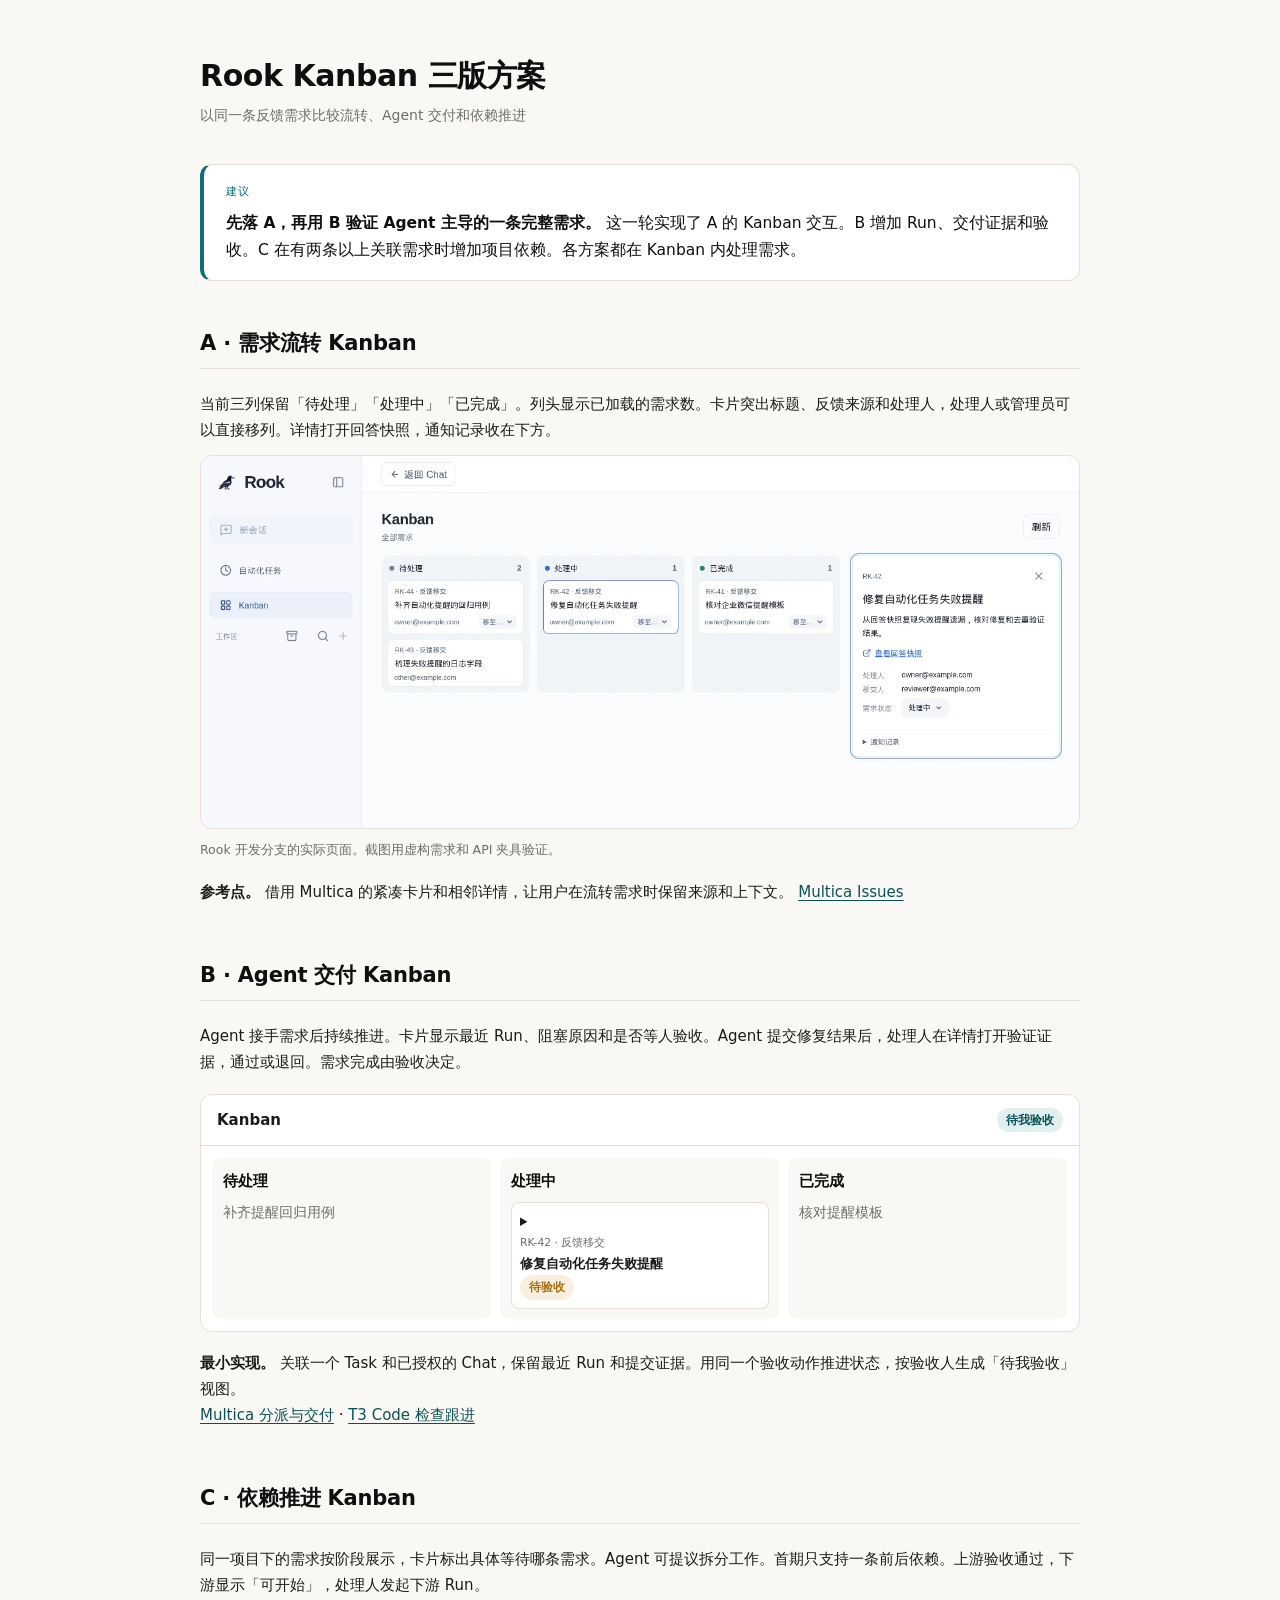
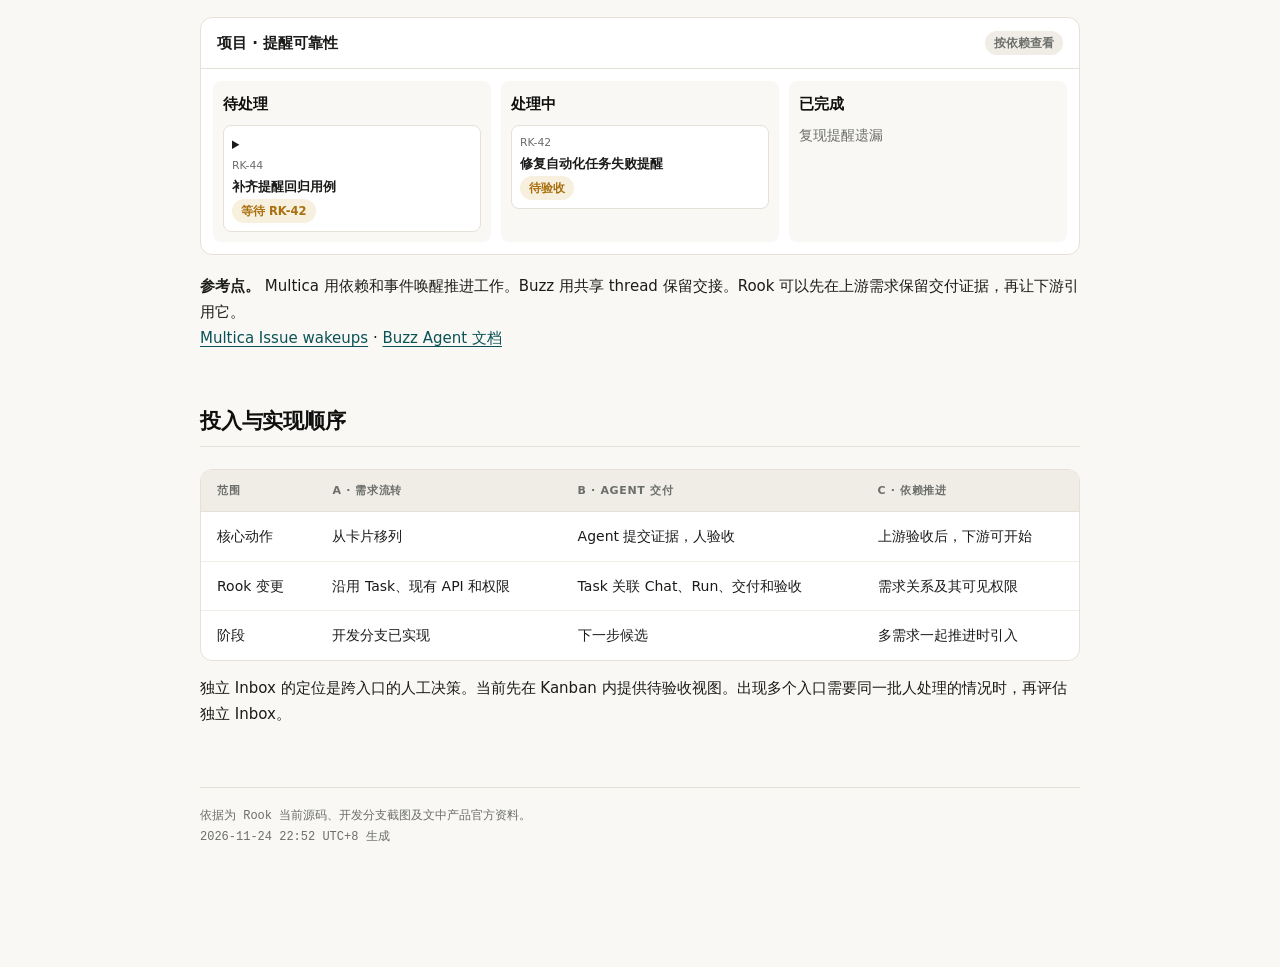
<file: rook-kanban/index.html>
<!doctype html>
<html lang="zh-CN">
<head>
<meta charset="utf-8">
<meta name="viewport" content="width=device-width, initial-scale=1">
<title>Rook Kanban 三版方案</title>
<style>
/* ============================================================================
   report-html baseline
   整段内联进报告的 <style>。不要 <link>，不要 @import，不要 web font。
   ========================================================================= */

:root {
  color-scheme: light;

  /* 纸感暖底 + 墨色文字；不要用纯白底配冷灰，长文阅读会发涩 */
  --ground: #FAF8F4;
  --surface: #FFFFFF;
  --ink: #1B1C1A;
  --ink-strong: #0E0F0E;
  --muted: #6B6E6A;
  --faint: #9A9C97;
  --line: #E5E1D8;
  --line-soft: #F0EDE6;

  --accent: #0F6E75;
  --accent-strong: #0A5257;
  --accent-tint: #E2EFEF;

  /* 多序列图：每条序列一个色相。
     不要用同一色相的三档明度——1.8px 的细线上分不出来，等于没区分。 */
  --series-1: #0F6E75;  /* 青 */
  --series-2: #4A5BA8;  /* 靛 */
  --series-3: #4B5563;  /* 中性灰：参考序列走灰；琥珀与 --warn 同族，会被读成告警 */
  --series-4: #8C4A7A;  /* 紫 */

  --ok: #2E7D4E;      --ok-tint: #E6F1E9;
  --warn: #A9700F;    --warn-tint: #F8F0DE;
  --danger: #B03A2E;  --danger-tint: #F9E8E5;

  /* 事件窗高亮带（图内时间范围标记），不是状态色 */
  --band: #FBF0D8;

  --code-bg: #F1EEE7;

  /* 只用系统字体栈。标题走 sans：中文 serif 回退（SimSun/Songti）在多数
     环境里会明显掉档，英文 serif 标题搬到中文报告上不成立。
     serif 只留给大号数字。 */
  --serif: ui-serif, Georgia, "Times New Roman", serif;
  --sans: system-ui, -apple-system, "Segoe UI", Roboto, "PingFang SC",
          "Hiragino Sans GB", "Microsoft YaHei", "Noto Sans CJK SC", sans-serif;
  --mono: ui-monospace, SFMono-Regular, "SF Mono", Menlo, Consolas,
          "Liberation Mono", monospace;

  --radius: 12px;
  --radius-sm: 8px;
  --border: 1.5px solid var(--line);
  --measure: 880px;
}

@media (prefers-color-scheme: dark) {
  :root:not([data-theme="light"]) {
    color-scheme: dark;
    --ground: #141614;
    --surface: #1C1F1D;
    --ink: #E6E8E4;
    --ink-strong: #F5F7F3;
    --muted: #9BA09A;
    --faint: #767B75;
    --line: #2B302C;
    --line-soft: #232823;
    --accent: #5FC6CC;
    --accent-strong: #8AD9DE;
    --accent-tint: #12312F;
    --ok: #6FCB96;     --ok-tint: #16301F;
    --warn: #E0AC55;   --warn-tint: #33280F;
    --danger: #E88A7D; --danger-tint: #3A1D19;
    --code-bg: #232823;
    --band: #33280F;
    --series-1: #5FC6CC; --series-2: #9AA9E8;
    --series-3: #9BA3AF; --series-4: #D79AC4;
  }
}
:root[data-theme="dark"] {
  color-scheme: dark;
  --ground: #141614;
  --surface: #1C1F1D;
  --ink: #E6E8E4;
  --ink-strong: #F5F7F3;
  --muted: #9BA09A;
  --faint: #767B75;
  --line: #2B302C;
  --line-soft: #232823;
  --accent: #5FC6CC;
  --accent-strong: #8AD9DE;
  --accent-tint: #12312F;
  --ok: #6FCB96;     --ok-tint: #16301F;
  --warn: #E0AC55;   --warn-tint: #33280F;
  --danger: #E88A7D; --danger-tint: #3A1D19;
  --code-bg: #232823;
  --band: #33280F;
  --series-1: #5FC6CC; --series-2: #9AA9E8;
  --series-3: #9BA3AF; --series-4: #D79AC4;
}

* { box-sizing: border-box; }

body {
  margin: 0;
  padding: 56px 24px 120px;
  background: var(--ground);
  color: var(--ink);
  font: 400 15px/1.75 var(--sans);
  -webkit-font-smoothing: antialiased;
  text-rendering: optimizeLegibility;
}
main { max-width: var(--measure); margin: 0 auto; }

a { color: var(--accent-strong); text-underline-offset: 3px; }

code, kbd, samp {
  font-family: var(--mono);
  font-size: .88em;
  background: var(--code-bg);
  border-radius: 4px;
  padding: .12em .38em;
}

/* ---------- header ---------- */
header { margin-bottom: 36px; }
.head-top {
  display: flex; align-items: baseline; justify-content: space-between;
  flex-wrap: wrap; gap: 12px; margin-bottom: 8px;
}
h1 {
  margin: 0;
  font-size: 30px; font-weight: 650;
  letter-spacing: -.015em; line-height: 1.3;
  color: var(--ink-strong);
}
.subtitle { margin: 0; color: var(--muted); font-size: 14px; }
.subtitle code { font-size: 13px; }

/* 明示读者这不是手写文档；按需改文案或删掉 */
.pill-auto {
  flex: none;
  font-family: var(--mono); font-size: 11px;
  text-transform: uppercase; letter-spacing: .06em;
  color: var(--muted); background: var(--line-soft);
  border: var(--border); border-radius: 999px;
  padding: 5px 11px; white-space: nowrap;
}

/* ---------- TL;DR ---------- */
/* 结论先说完。不要用「本文档介绍…」开头。 */
.tldr {
  background: var(--surface);
  border: var(--border);
  border-left: 4px solid var(--accent);
  border-radius: var(--radius);
  padding: 18px 22px 16px;
  margin-bottom: 44px;
}
.tldr-label {
  font-family: var(--mono); font-size: 11px;
  text-transform: uppercase; letter-spacing: .1em;
  color: var(--accent); margin-bottom: 8px;
}
.tldr p { margin: 0; font-size: 15.5px; color: var(--ink-strong); }
.tldr p + p { margin-top: 10px; }

/* ---------- sections ---------- */
section { margin-bottom: 52px; }
h2 {
  margin: 0 0 6px;
  font-size: 21px; font-weight: 650;
  letter-spacing: -.01em; color: var(--ink-strong);
}
hr.rule { border: none; border-top: 1px solid var(--line); margin: 0 0 22px; }
h3 {
  margin: 26px 0 8px;
  font-size: 15px; font-weight: 650; color: var(--ink-strong);
}
p { margin: 0 0 12px; }
.lede { color: var(--muted); font-size: 14px; margin: -2px 0 18px; }

/* ---------- 指标带 ---------- */
.stats {
  display: grid; gap: 14px;
  grid-template-columns: repeat(auto-fit, minmax(170px, 1fr));
}
.stat {
  background: var(--surface); border: var(--border);
  border-radius: var(--radius); padding: 18px 20px 16px;
}
.stat.mark-warn   { border-left: 4px solid var(--warn);   padding-left: 17px; }
.stat.mark-danger { border-left: 4px solid var(--danger); padding-left: 17px; }
.stat.mark-ok     { border-left: 4px solid var(--ok);     padding-left: 17px; }
.stat-num {
  font-family: var(--serif); font-size: 38px; font-weight: 500;
  line-height: 1; color: var(--ink-strong); margin-bottom: 8px;
  font-variant-numeric: tabular-nums;
}
.stat-num .unit { font-size: 18px; margin-left: 3px; color: var(--muted); }
.stat-label {
  font-size: 11.5px; text-transform: uppercase; letter-spacing: .05em;
  color: var(--muted);
}
.stat-note { font-family: var(--mono); font-size: 11.5px; margin-top: 7px; color: var(--muted); }
.stat-note.up   { color: var(--ok); }
.stat-note.down { color: var(--danger); }

/* ---------- 要点 ---------- */
.points { list-style: none; margin: 0; padding: 0; }
.points li {
  position: relative; padding: 0 0 14px 26px; color: var(--ink);
}
.points li::before {
  content: ""; position: absolute; left: 6px; top: 9px;
  width: 7px; height: 7px; border-radius: 2px; background: var(--accent);
}
.points li strong { color: var(--ink-strong); font-weight: 650; }

/* ---------- 表格 ---------- */
.table-wrap { overflow-x: auto; }
table {
  width: 100%; border-collapse: separate; border-spacing: 0;
  background: var(--surface); border: var(--border);
  border-radius: var(--radius); overflow: hidden;
}
thead th {
  text-align: left; font-size: 11px; font-weight: 650;
  text-transform: uppercase; letter-spacing: .06em;
  color: var(--muted); background: var(--line-soft);
  padding: 11px 16px; border-bottom: 1px solid var(--line);
  white-space: nowrap;
}
tbody td {
  padding: 12px 16px; font-size: 14px;
  border-bottom: 1px solid var(--line-soft); vertical-align: top;
}
tbody tr:last-child td { border-bottom: none; }
tbody tr:hover { background: var(--ground); }
td.num, th.num { text-align: right; font-variant-numeric: tabular-nums; font-family: var(--mono); font-size: 13px; }

/* ---------- 时间线 ---------- */
.timeline { position: relative; margin: 0 0 0 4px; padding-left: 26px; border-left: 1.5px solid var(--line); }
.tl-entry { position: relative; padding: 0 0 20px; }
.tl-entry:last-child { padding-bottom: 0; }
.tl-entry::before {
  content: ""; position: absolute; left: -32.5px; top: 7px;
  width: 9px; height: 9px; border-radius: 50%;
  background: var(--line); border: 2px solid var(--ground);
}
.tl-entry.is-impact::before   { background: var(--danger); }
.tl-entry.is-mitigated::before{ background: var(--ok); }
.tl-entry.is-decision::before { background: var(--accent); }
.tl-time {
  display: block; font-family: var(--mono); font-size: 12px;
  color: var(--muted); margin-bottom: 3px;
}
.tl-body { font-size: 14.5px; }

/* ---------- 风险点 ---------- */
.risk { display: inline-flex; align-items: center; gap: 7px; font-size: 13px; color: var(--muted); white-space: nowrap; }
.risk::before { content: ""; width: 9px; height: 9px; border-radius: 50%; flex: none; }
.risk.low::before    { background: var(--ok); }
.risk.medium::before { background: var(--warn); }
.risk.high::before   { background: var(--danger); }

/* ---------- 状态标签 ---------- */
.tag {
  display: inline-block; font-size: 11.5px; font-weight: 600;
  padding: 2px 9px; border-radius: 999px; white-space: nowrap;
}
.tag.ok      { color: var(--ok);     background: var(--ok-tint); }
.tag.warn    { color: var(--warn);   background: var(--warn-tint); }
.tag.danger  { color: var(--danger); background: var(--danger-tint); }
.tag.neutral { color: var(--muted);  background: var(--line-soft); }
.tag.accent  { color: var(--accent-strong); background: var(--accent-tint); }

/* ---------- 提示块 ---------- */
.callout {
  border-radius: var(--radius); padding: 16px 20px;
  background: var(--line-soft); font-size: 14.5px;
}
.callout.warn   { background: var(--warn-tint);   color: var(--ink-strong); }
.callout.danger { background: var(--danger-tint); color: var(--ink-strong); }
.callout.ok     { background: var(--ok-tint);     color: var(--ink-strong); }
.callout p:last-child { margin-bottom: 0; }
.callout-title { font-weight: 650; color: var(--ink-strong); margin-bottom: 5px; }

/* ---------- 图标 ---------- */
/* Lucide 的描边参数收在这里，片段只留 viewBox 和图形；颜色跟随父元素文字色 */
.icon {
  width: 1em; height: 1em; vertical-align: -0.125em; flex: none;
  fill: none; stroke: currentColor; stroke-width: 2;
  stroke-linecap: round; stroke-linejoin: round;
}

/* ---------- 图 ---------- */
figure { margin: 0 0 18px; }
.chart {
  background: var(--surface); border: var(--border);
  border-radius: var(--radius); padding: 20px 22px 14px;
}
.chart svg { display: block; width: 100%; height: auto; }
/* 宽图（viewBox 横向超过 ~800 单位）：窄屏让它横向滚动，别缩到字看不清 */
.chart.wide { overflow-x: auto; }
.chart.wide svg { min-width: 680px; }
figcaption { font-size: 12.5px; color: var(--muted); margin-top: 10px; }
/* caption 要说出结论，不要写「上图为…」 */

/* ---------- 代码块 ---------- */
pre {
  margin: 0 0 16px; padding: 14px 16px;
  background: var(--code-bg); border-radius: var(--radius-sm);
  overflow-x: auto; font-size: 13px; line-height: 1.6;
}
pre code { background: none; padding: 0; font-size: inherit; }

/* ---------- 折叠块 ---------- */
/* 证据附录、查询明细、原始数据、identity 放这里。
   读者只读完一百行，摊在正文里的附录等于没有。 */
.fold {
  background: var(--surface); border: var(--border);
  border-radius: var(--radius); padding: 14px 18px; margin-bottom: 12px;
}
.fold > summary {
  cursor: pointer; font-weight: 650; font-size: 14px;
  color: var(--ink-strong);
}
.fold > summary:hover { color: var(--accent-strong); }
.fold[open] > summary { margin-bottom: 10px; }
.fold .fold-body { font-size: 14px; color: var(--muted); }
.fold .fold-body > :last-child { margin-bottom: 0; }

/* ---------- 锚点 TOC（可选，长报告才用） ---------- */
/* 断点要放得下 main(880) + 两侧留白 + TOC(160)。1180px 时 TOC 会压到正文，
   header 右上角的 pill-auto 首当其冲，所以抬到 1320px。 */
.toc { display: none; }
@media (min-width: 1320px) {
  .toc {
    display: block; position: fixed; top: 72px;
    right: max(24px, calc(50vw - var(--measure) / 2 - 190px));
    width: 160px; font-size: 13px;
  }
  .toc-title {
    font-family: var(--mono); font-size: 10px;
    text-transform: uppercase; letter-spacing: .1em;
    color: var(--faint); margin-bottom: 10px;
  }
  .toc a {
    display: block; color: var(--muted); text-decoration: none;
    padding: 5px 0 5px 12px; border-left: 1.5px solid var(--line);
    line-height: 1.35;
  }
  .toc a:hover { color: var(--ink-strong); border-left-color: var(--accent); }
}

/* ---------- footer ---------- */
footer {
  margin-top: 60px; padding-top: 18px;
  border-top: 1px solid var(--line);
  font-family: var(--mono); font-size: 12px; color: var(--faint);
  line-height: 1.7;
}

@media (max-width: 640px) {
  body { padding: 32px 18px 72px; }
  h1 { font-size: 24px; }
  h2 { font-size: 19px; }
  .stat-num { font-size: 32px; }
  section { margin-bottom: 40px; }
}



/* ▼ 报告专用样式：components.md 没有的才写，只用 token，不重定义 base.css 已有的 class ▼ */

figure img { display:block; width:100%; height:auto; border:var(--border); border-radius:var(--radius); }
.mock { margin:18px 0; border:var(--border); background:var(--surface); border-radius:var(--radius); overflow:hidden; }
.mock-head { display:flex; align-items:center; justify-content:space-between; gap:8px; flex-wrap:wrap; border-bottom:var(--border); padding:12px 16px; }
.mock-grid { display:grid; grid-template-columns:repeat(3,minmax(0,1fr)); padding:12px; gap:10px; }
.mock-grid > div { border-radius:var(--radius-sm); padding:10px; background:var(--ground); }
.mock h3 { margin:0 0 8px; }
.mock-task { background:var(--surface); border:var(--border); padding:8px; border-radius:var(--radius-sm); font-size:13px; }
.mock-task strong,.mock-task small { display:block; }
.mock-task small { color:var(--muted); }
.mock-task summary { cursor:pointer; }
.mock-task p { margin:8px 0 0; }
.after { margin-top:14px; }
footer { color:var(--muted); }
footer time { display:block; }
@media(max-width:550px) { .mock-grid { grid-template-columns:1fr; } }
</style>
</head>
<body>
<nav class="toc" aria-label="目录"><div class="toc-title">目录</div><a href="#a">A · 需求流转</a><a href="#b">B · Agent 交付</a><a href="#c">C · 依赖推进</a><a href="#compare">投入与顺序</a></nav>
<main>
<header><div class="head-top"><h1>Rook Kanban 三版方案</h1></div><p class="subtitle">以同一条反馈需求比较流转、Agent 交付和依赖推进</p></header>
<div class="tldr"><div class="tldr-label">建议</div><p><strong>先落 A，再用 B 验证 Agent 主导的一条完整需求。</strong> 这一轮实现了 A 的 Kanban 交互。B 增加 Run、交付证据和验收。C 在有两条以上关联需求时增加项目依赖。各方案都在 Kanban 内处理需求。</p></div>

<section id="a"><h2>A · 需求流转 Kanban</h2><hr class="rule">
<p>当前三列保留「待处理」「处理中」「已完成」。列头显示已加载的需求数。卡片突出标题、反馈来源和处理人，处理人或管理员可以直接移列。详情打开回答快照，通知记录收在下方。</p>
<figure><img src="[data-uri]" width="1440" height="610" alt="Rook Kanban，三列包含需求卡片，右侧展示选中的需求详情"><figcaption>Rook 开发分支的实际页面。截图用虚构需求和 API 夹具验证。</figcaption></figure>
<p><strong>参考点。</strong> 借用 Multica 的紧凑卡片和相邻详情，让用户在流转需求时保留来源和上下文。 <a href="https://multica.ai/docs/issues">Multica Issues</a></p>
</section>

<section id="b"><h2>B · Agent 交付 Kanban</h2><hr class="rule">
<p>Agent 接手需求后持续推进。卡片显示最近 Run、阻塞原因和是否等人验收。Agent 提交修复结果后，处理人在详情打开验证证据，通过或退回。需求完成由验收决定。</p>
<div class="mock" aria-label="Agent 交付 Kanban 原型">
  <div class="mock-head"><strong>Kanban</strong><span class="tag accent">待我验收</span></div>
  <div class="mock-grid">
    <div><h3>待处理</h3><p class="lede">补齐提醒回归用例</p></div>
    <div><h3>处理中</h3><details class="mock-task"><summary><small>RK-42 · 反馈移交</small><strong>修复自动化任务失败提醒</strong><span class="tag warn">待验收</span></summary><p>最近 Run 已结束。修复与回归验证已提交，等待处理人通过或退回。</p></details></div>
    <div><h3>已完成</h3><p class="lede">核对提醒模板</p></div>
  </div>
</div>
<p><strong>最小实现。</strong> 关联一个 Task 和已授权的 Chat，保留最近 Run 和提交证据。用同一个验收动作推进状态，按验收人生成「待我验收」视图。<br><a href="https://multica.ai/docs/assigning-issues">Multica 分派与交付</a> · <a href="https://github.com/pingdotgg/t3code/blob/main/docs/user/source-control.md">T3 Code 检查跟进</a></p>
</section>

<section id="c"><h2>C · 依赖推进 Kanban</h2><hr class="rule">
<p>同一项目下的需求按阶段展示，卡片标出具体等待哪条需求。Agent 可提议拆分工作。首期只支持一条前后依赖。上游验收通过，下游显示「可开始」，处理人发起下游 Run。</p>
<div class="mock" aria-label="依赖推进 Kanban 原型">
  <div class="mock-head"><strong>项目 · 提醒可靠性</strong><span class="tag neutral">按依赖查看</span></div>
  <div class="mock-grid">
    <div><h3>待处理</h3><details class="mock-task"><summary><small>RK-44</small><strong>补齐提醒回归用例</strong><span class="tag warn">等待 RK-42</span></summary><p>上游通过验收后，该卡片变为「可开始」。</p></details></div>
    <div><h3>处理中</h3><div class="mock-task"><small>RK-42</small><strong>修复自动化任务失败提醒</strong><span class="tag warn">待验收</span></div></div>
    <div><h3>已完成</h3><p class="lede">复现提醒遗漏</p></div>
  </div>
</div>
<p><strong>参考点。</strong> Multica 用依赖和事件唤醒推进工作。Buzz 用共享 thread 保留交接。Rook 可以先在上游需求保留交付证据，再让下游引用它。<br><a href="https://multica.ai/docs/issue-wakeups">Multica Issue wakeups</a> · <a href="https://github.com/block/buzz-app/blob/main/docs/agents.md">Buzz Agent 文档</a></p>
</section>

<section id="compare"><h2>投入与实现顺序</h2><hr class="rule">
<div class="table-wrap" tabindex="0" aria-label="实现对照"><table>
<thead><tr><th scope="col">范围</th><th scope="col">A · 需求流转</th><th scope="col">B · Agent 交付</th><th scope="col">C · 依赖推进</th></tr></thead>
<tbody>
<tr><td>核心动作</td><td>从卡片移列</td><td>Agent 提交证据，人验收</td><td>上游验收后，下游可开始</td></tr>
<tr><td>Rook 变更</td><td>沿用 Task、现有 API 和权限</td><td>Task 关联 Chat、Run、交付和验收</td><td>需求关系及其可见权限</td></tr>
<tr><td>阶段</td><td>开发分支已实现</td><td>下一步候选</td><td>多需求一起推进时引入</td></tr>
</tbody></table></div>
<p class="after">独立 Inbox 的定位是跨入口的人工决策。当前先在 Kanban 内提供待验收视图。出现多个入口需要同一批人处理的情况时，再评估独立 Inbox。</p>
</section>
<footer>依据为 Rook 当前源码、开发分支截图及文中产品官方资料。<time datetime="2026-11-24T22:52+08:00">2026-11-24 22:52 UTC+8 生成</time></footer>
</main>
</body>
</html>
</file>
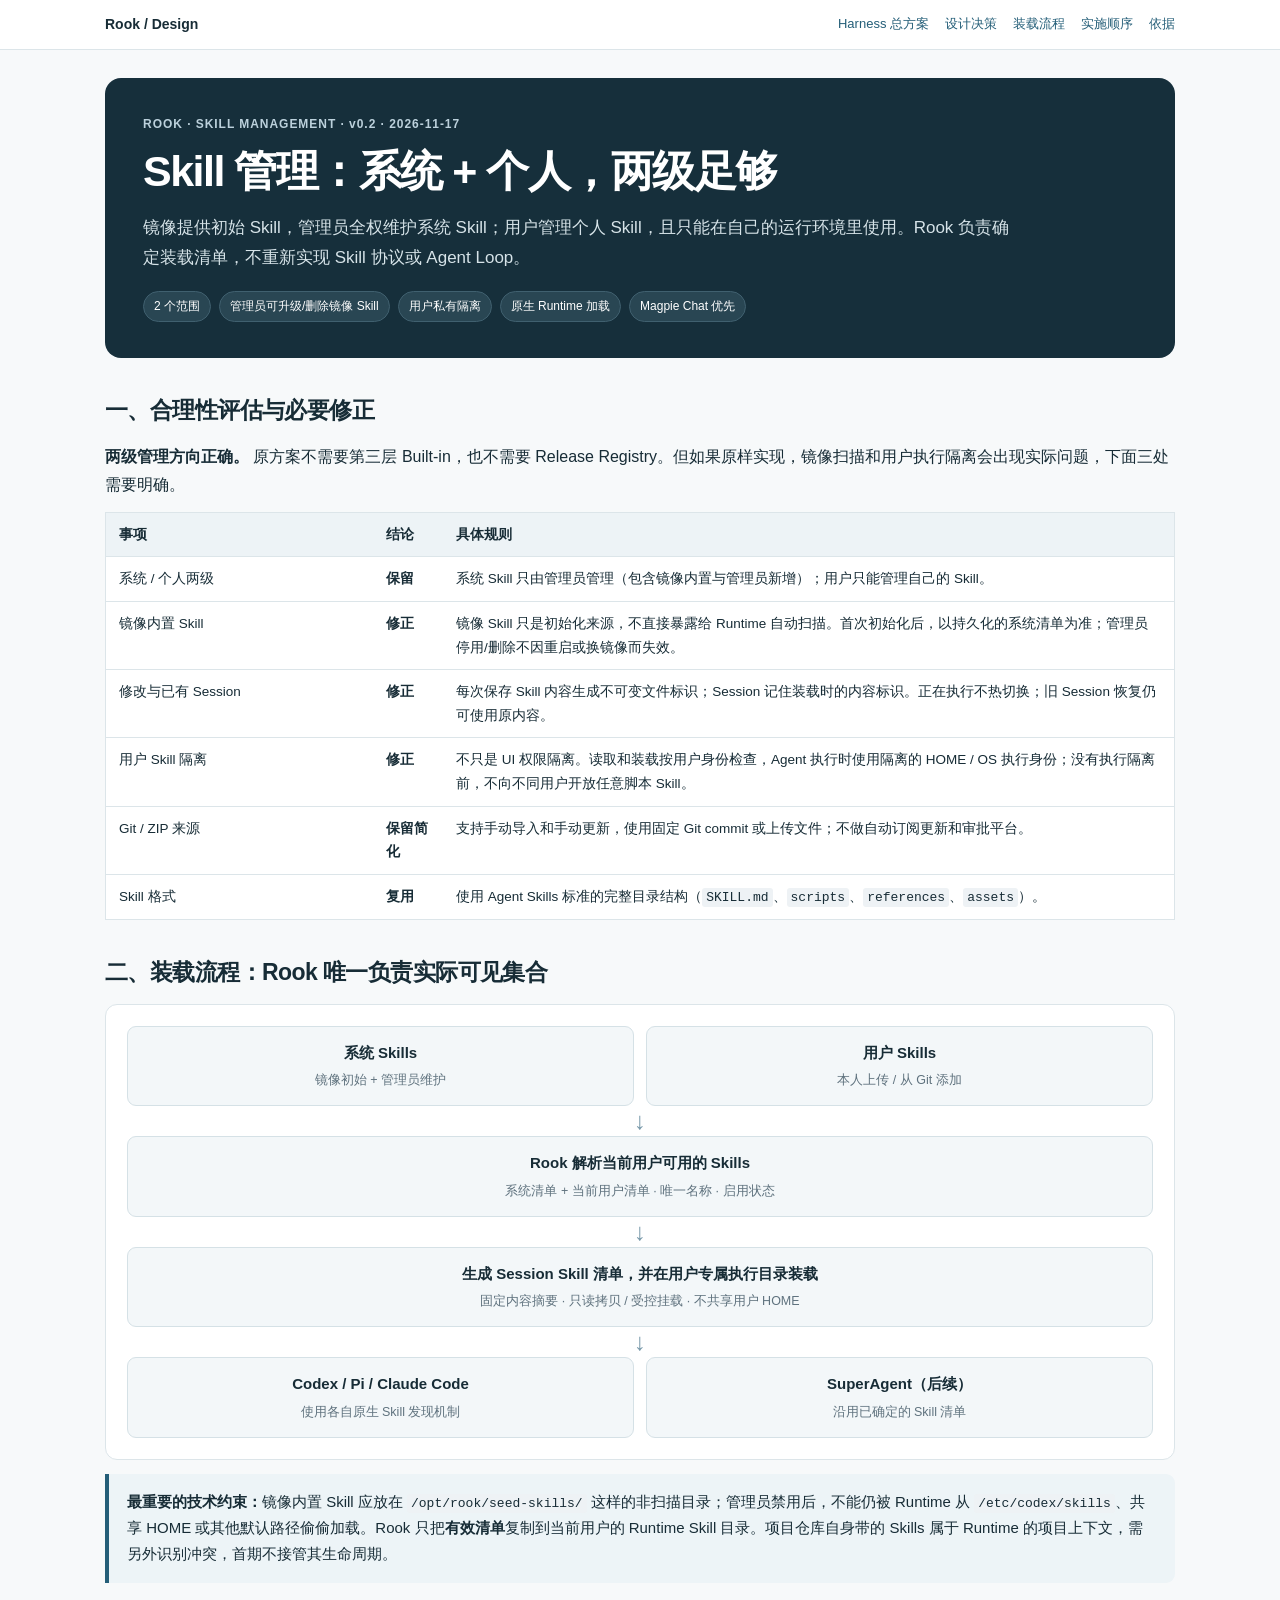
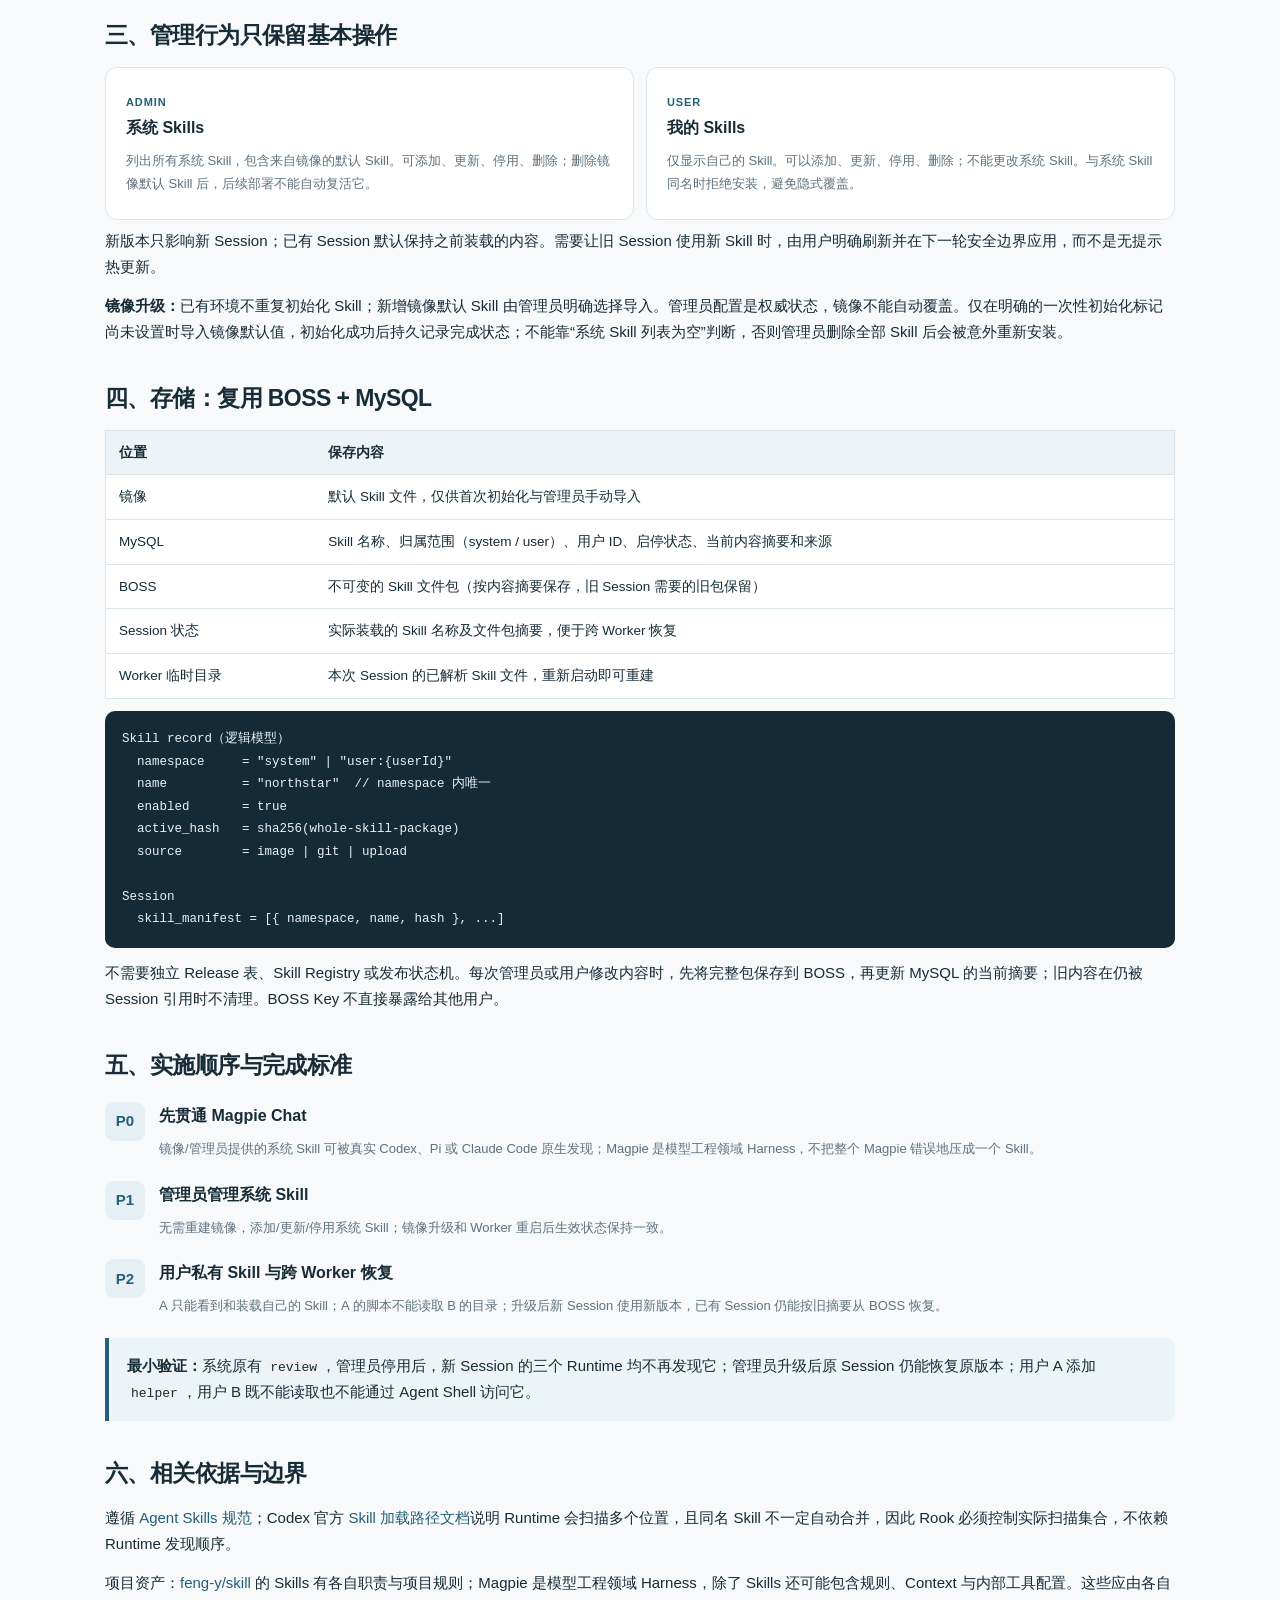
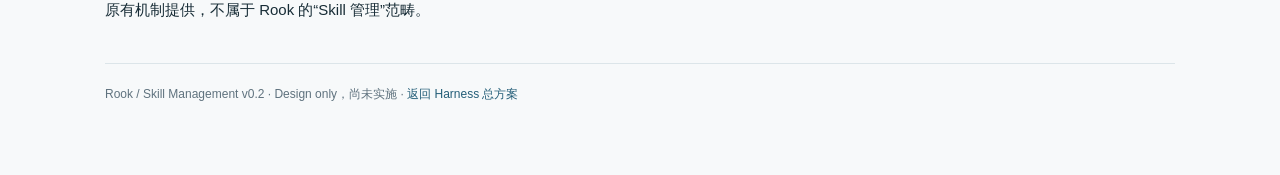
<file: harness-workspace/skills/index.html>
<!doctype html>
<html lang="zh-CN">
<head>
<meta charset="utf-8">
<meta name="viewport" content="width=device-width, initial-scale=1">
<meta name="description" content="Rook Skill 管理：系统与个人两级，镜像初始化、管理员维护、用户隔离、会话版本固定。">
<title>Rook · Skill 管理方案 v0.2</title>
<style>
:root{--bg:#f7f9fa;--paper:#fff;--ink:#172c36;--muted:#5f727e;--line:#dce5e9;--accent:#245e78;--pale:#edf4f7;--green:#276e50}
*{box-sizing:border-box}html{scroll-behavior:smooth}body{margin:0;background:var(--bg);color:var(--ink);font:15px/1.75 ui-sans-serif,-apple-system,BlinkMacSystemFont,"Segoe UI","PingFang SC","Microsoft YaHei",sans-serif}
a{color:var(--accent);text-decoration:none}a:hover{text-decoration:underline}code{font:13px ui-monospace,Menlo,Consolas,monospace;background:#eef2f5;border-radius:3px;padding:2px 4px}pre{background:#142b37;color:#e8f1f6;padding:17px;border-radius:10px;overflow:auto;font:12.5px/1.8 ui-monospace,Menlo,Consolas,monospace}
h1{font-size:clamp(28px,4vw,43px);letter-spacing:-.035em;line-height:1.22;margin:10px 0 16px}h2{font-size:23px;letter-spacing:-.025em;margin:0 0 12px}h3{font-size:16px;margin:0 0 8px}p{margin:8px 0 13px}.muted{color:var(--muted)}.tiny{font-size:12px}
header{background:white;border-bottom:1px solid var(--line)}.nav{max-width:1120px;margin:auto;padding:12px 25px;display:flex;justify-content:space-between;gap:12px;align-items:center}.brand{font-size:14px;font-weight:800}.navlinks{display:flex;gap:16px;font-size:13px;flex-wrap:wrap}
main{max-width:1120px;margin:auto;padding:28px 25px 70px}
.hero{background:#162f3b;border-radius:16px;padding:36px 38px;color:white}.eyebrow{font-size:12px;color:#bcd1dc;letter-spacing:.08em;font-weight:700}.hero p{font-size:17px;color:#d6e3e8;max-width:880px}
.pills{display:flex;flex-wrap:wrap;gap:8px;margin-top:19px}.pill{background:#294653;border:1px solid #40606f;font-size:12px;border-radius:30px;padding:4px 10px}
section{margin-top:32px;scroll-margin-top:20px}.lead{font-size:16px}
.grid{display:grid;grid-template-columns:repeat(2,minmax(0,1fr));gap:12px}.card{border:1px solid var(--line);background:var(--paper);border-radius:12px;padding:20px}.card p{color:var(--muted);font-size:13px;margin:3px 0}.tag{font-size:11px;letter-spacing:.08em;color:var(--accent);font-weight:800}
.callout{padding:15px 18px;border-left:4px solid var(--accent);border-radius:0 9px 9px 0;background:var(--pale)}
table{width:100%;border-collapse:collapse;background:white;font-size:13.5px;border:1px solid var(--line)}th,td{text-align:left;padding:10px 13px;border-bottom:1px solid var(--line);vertical-align:top}th{background:#edf3f6}tr:last-child td{border-bottom:0}
.flow{background:white;border:1px solid var(--line);border-radius:12px;padding:21px}.node{border:1px solid #d5e1e6;background:#f3f7f9;border-radius:9px;padding:13px;text-align:center}.node strong{display:block}.node small{color:var(--muted)}.cols{display:grid;grid-template-columns:repeat(2,1fr);gap:12px}.arrow{text-align:center;color:#7899aa;font-size:24px;line-height:30px}
.step{display:flex;gap:14px;margin:17px 0}.stepnum{min-width:40px;height:39px;border-radius:9px;background:#e6f0f4;color:var(--accent);display:grid;place-items:center;font-weight:800}.step p{font-size:13px;color:var(--muted);margin:3px 0}
details{background:#fff;border:1px solid var(--line);border-radius:9px;padding:11px 16px}summary{cursor:pointer;font-weight:700}
footer{font-size:12px;border-top:1px solid var(--line);margin-top:40px;padding-top:20px;color:var(--muted)}
@media(max-width:710px){.nav{display:block;padding:11px 15px}.navlinks{margin-top:5px;gap:10px}main{padding:18px 14px 50px}.hero{padding:27px 23px}.hero p{font-size:15px}.grid,.cols{grid-template-columns:1fr}th,td{padding:9px 8px}}
</style>
</head>
<body>
<header><nav class="nav" aria-label="站点导航"><div class="brand">Rook / Design</div><div class="navlinks"><a href="../">Harness 总方案</a><a href="#decision">设计决策</a><a href="#flow">装载流程</a><a href="#implementation">实施顺序</a><a href="#references">依据</a></div></nav></header>
<main>
<div class="hero"><div class="eyebrow">ROOK · SKILL MANAGEMENT · v0.2 · 2026-11-17</div>
<h1>Skill 管理：系统 + 个人，两级足够</h1>
<p>镜像提供初始 Skill，管理员全权维护系统 Skill；用户管理个人 Skill，且只能在自己的运行环境里使用。Rook 负责确定装载清单，不重新实现 Skill 协议或 Agent Loop。</p>
<div class="pills"><span class="pill">2 个范围</span><span class="pill">管理员可升级/删除镜像 Skill</span><span class="pill">用户私有隔离</span><span class="pill">原生 Runtime 加载</span><span class="pill">Magpie Chat 优先</span></div>
</div>
<section id="decision"><h2>一、合理性评估与必要修正</h2>
<p class="lead"><strong>两级管理方向正确。</strong> 原方案不需要第三层 Built-in，也不需要 Release Registry。但如果原样实现，镜像扫描和用户执行隔离会出现实际问题，下面三处需要明确。</p>
<table><thead><tr><th style="width:25%">事项</th><th>结论</th><th>具体规则</th></tr></thead><tbody>
<tr><td>系统 / 个人两级</td><td><strong>保留</strong></td><td>系统 Skill 只由管理员管理（包含镜像内置与管理员新增）；用户只能管理自己的 Skill。</td></tr>
<tr><td>镜像内置 Skill</td><td><strong>修正</strong></td><td>镜像 Skill 只是初始化来源，不直接暴露给 Runtime 自动扫描。首次初始化后，以持久化的系统清单为准；管理员停用/删除不因重启或换镜像而失效。</td></tr>
<tr><td>修改与已有 Session</td><td><strong>修正</strong></td><td>每次保存 Skill 内容生成不可变文件标识；Session 记住装载时的内容标识。正在执行不热切换；旧 Session 恢复仍可使用原内容。</td></tr>
<tr><td>用户 Skill 隔离</td><td><strong>修正</strong></td><td>不只是 UI 权限隔离。读取和装载按用户身份检查，Agent 执行时使用隔离的 HOME / OS 执行身份；没有执行隔离前，不向不同用户开放任意脚本 Skill。</td></tr>
<tr><td>Git / ZIP 来源</td><td><strong>保留简化</strong></td><td>支持手动导入和手动更新，使用固定 Git commit 或上传文件；不做自动订阅更新和审批平台。</td></tr>
<tr><td>Skill 格式</td><td><strong>复用</strong></td><td>使用 Agent Skills 标准的完整目录结构（<code>SKILL.md</code>、<code>scripts</code>、<code>references</code>、<code>assets</code>）。</td></tr>
</tbody></table>
</section>
<section id="flow"><h2>二、装载流程：Rook 唯一负责实际可见集合</h2>
<div class="flow">
<div class="cols"><div class="node"><strong>系统 Skills</strong><small>镜像初始 + 管理员维护</small></div><div class="node"><strong>用户 Skills</strong><small>本人上传 / 从 Git 添加</small></div></div>
<div class="arrow">↓</div><div class="node"><strong>Rook 解析当前用户可用的 Skills</strong><small>系统清单 + 当前用户清单 · 唯一名称 · 启用状态</small></div>
<div class="arrow">↓</div><div class="node"><strong>生成 Session Skill 清单，并在用户专属执行目录装载</strong><small>固定内容摘要 · 只读拷贝 / 受控挂载 · 不共享用户 HOME</small></div>
<div class="arrow">↓</div><div class="cols"><div class="node"><strong>Codex / Pi / Claude Code</strong><small>使用各自原生 Skill 发现机制</small></div><div class="node"><strong>SuperAgent（后续）</strong><small>沿用已确定的 Skill 清单</small></div></div></div>
<div class="callout" style="margin-top:14px"><strong>最重要的技术约束：</strong>镜像内置 Skill 应放在 <code>/opt/rook/seed-skills/</code> 这样的非扫描目录；管理员禁用后，不能仍被 Runtime 从 <code>/etc/codex/skills</code>、共享 HOME 或其他默认路径偷偷加载。Rook 只把<strong>有效清单</strong>复制到当前用户的 Runtime Skill 目录。项目仓库自身带的 Skills 属于 Runtime 的项目上下文，需另外识别冲突，首期不接管其生命周期。</div>
</section>
<section id="operations"><h2>三、管理行为只保留基本操作</h2>
<div class="grid"><div class="card"><span class="tag">ADMIN</span><h3>系统 Skills</h3><p>列出所有系统 Skill，包含来自镜像的默认 Skill。可添加、更新、停用、删除；删除镜像默认 Skill 后，后续部署不能自动复活它。</p></div>
<div class="card"><span class="tag">USER</span><h3>我的 Skills</h3><p>仅显示自己的 Skill。可以添加、更新、停用、删除；不能更改系统 Skill。与系统 Skill 同名时拒绝安装，避免隐式覆盖。</p></div></div>
<p>新版本只影响新 Session；已有 Session 默认保持之前装载的内容。需要让旧 Session 使用新 Skill 时，由用户明确刷新并在下一轮安全边界应用，而不是无提示热更新。</p>
<p><strong>镜像升级：</strong>已有环境不重复初始化 Skill；新增镜像默认 Skill 由管理员明确选择导入。管理员配置是权威状态，镜像不能自动覆盖。仅在明确的一次性初始化标记尚未设置时导入镜像默认值，初始化成功后持久记录完成状态；不能靠“系统 Skill 列表为空”判断，否则管理员删除全部 Skill 后会被意外重新安装。</p>
</section>
<section id="storage"><h2>四、存储：复用 BOSS + MySQL</h2>
<table><thead><tr><th>位置</th><th>保存内容</th></tr></thead><tbody>
<tr><td>镜像</td><td>默认 Skill 文件，仅供首次初始化与管理员手动导入</td></tr>
<tr><td>MySQL</td><td>Skill 名称、归属范围（system / user）、用户 ID、启停状态、当前内容摘要和来源</td></tr>
<tr><td>BOSS</td><td>不可变的 Skill 文件包（按内容摘要保存，旧 Session 需要的旧包保留）</td></tr>
<tr><td>Session 状态</td><td>实际装载的 Skill 名称及文件包摘要，便于跨 Worker 恢复</td></tr>
<tr><td>Worker 临时目录</td><td>本次 Session 的已解析 Skill 文件，重新启动即可重建</td></tr>
</tbody></table>
<pre>Skill record（逻辑模型）
  namespace     = "system" | "user:{userId}"
  name          = "northstar"  // namespace 内唯一
  enabled       = true
  active_hash   = sha256(whole-skill-package)
  source        = image | git | upload

Session
  skill_manifest = [{ namespace, name, hash }, ...]</pre>
<p>不需要独立 Release 表、Skill Registry 或发布状态机。每次管理员或用户修改内容时，先将完整包保存到 BOSS，再更新 MySQL 的当前摘要；旧内容在仍被 Session 引用时不清理。BOSS Key 不直接暴露给其他用户。</p>
</section>
<section id="implementation"><h2>五、实施顺序与完成标准</h2>
<div class="step"><div class="stepnum">P0</div><div><h3>先贯通 Magpie Chat</h3><p>镜像/管理员提供的系统 Skill 可被真实 Codex、Pi 或 Claude Code 原生发现；Magpie 是模型工程领域 Harness，不把整个 Magpie 错误地压成一个 Skill。</p></div></div>
<div class="step"><div class="stepnum">P1</div><div><h3>管理员管理系统 Skill</h3><p>无需重建镜像，添加/更新/停用系统 Skill；镜像升级和 Worker 重启后生效状态保持一致。</p></div></div>
<div class="step"><div class="stepnum">P2</div><div><h3>用户私有 Skill 与跨 Worker 恢复</h3><p>A 只能看到和装载自己的 Skill；A 的脚本不能读取 B 的目录；升级后新 Session 使用新版本，已有 Session 仍能按旧摘要从 BOSS 恢复。</p></div></div>
<div class="callout" style="margin-top:17px"><strong>最小验证：</strong>系统原有 <code>review</code>，管理员停用后，新 Session 的三个 Runtime 均不再发现它；管理员升级后原 Session 仍能恢复原版本；用户 A 添加 <code>helper</code>，用户 B 既不能读取也不能通过 Agent Shell 访问它。</div>
</section>
<section id="references"><h2>六、相关依据与边界</h2><p>遵循 <a href="https://agentskills.io/specification" target="_blank" rel="noopener noreferrer">Agent Skills 规范</a>；Codex 官方 <a href="https://learn.chatgpt.com/docs/build-skills" target="_blank" rel="noopener noreferrer">Skill 加载路径文档</a>说明 Runtime 会扫描多个位置，且同名 Skill 不一定自动合并，因此 Rook 必须控制实际扫描集合，不依赖 Runtime 发现顺序。</p>
<p>项目资产：<a href="https://github.com/feng-y/skill" target="_blank" rel="noopener noreferrer">feng-y/skill</a> 的 Skills 有各自职责与项目规则；Magpie 是模型工程领域 Harness，除了 Skills 还可能包含规则、Context 与内部工具配置。这些应由各自原有机制提供，不属于 Rook 的“Skill 管理”范畴。</p></section>
<footer>Rook / Skill Management v0.2 · Design only，尚未实施 · <a href="../">返回 Harness 总方案</a></footer>
</main>
</body>
</html>
</file>
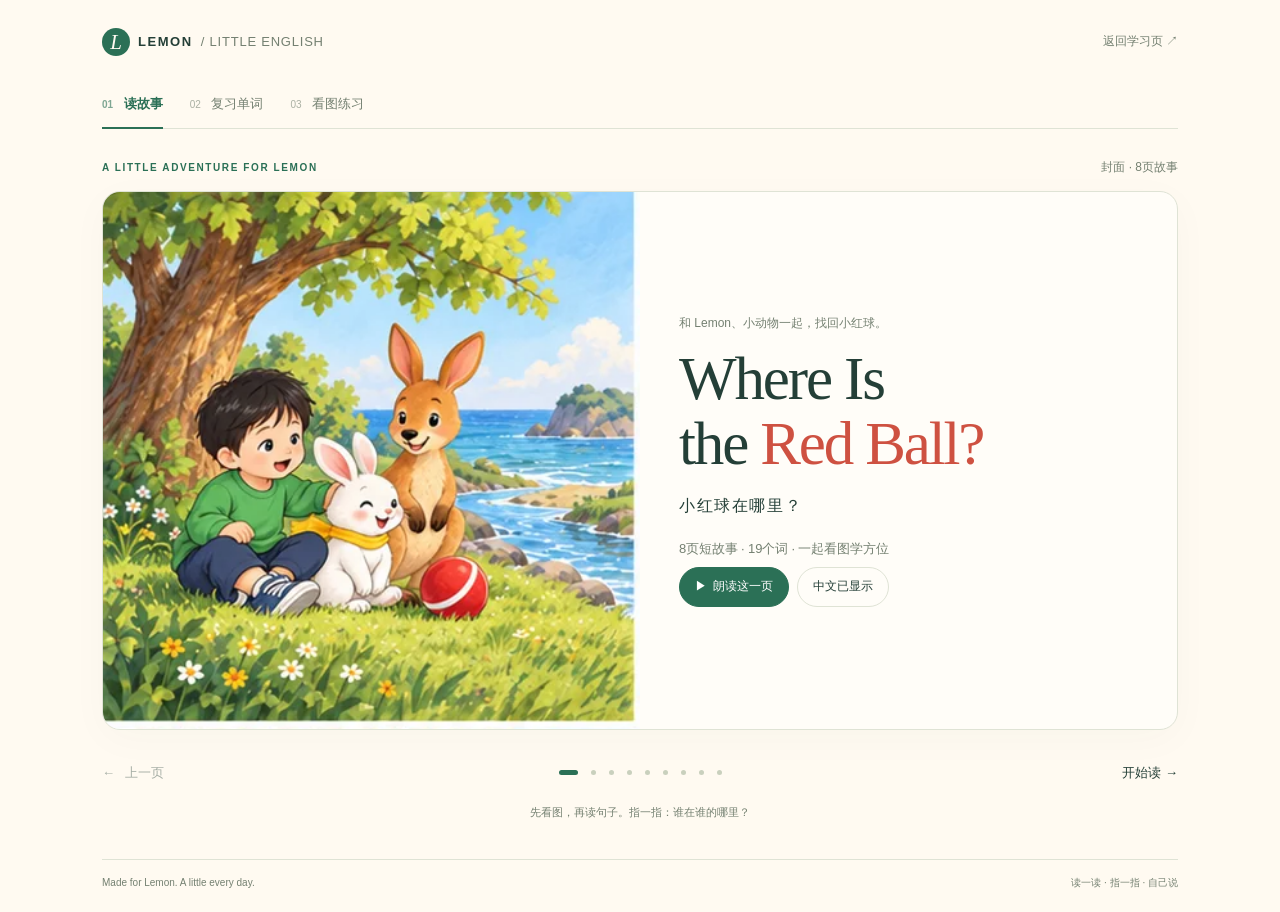
<file: lemon-study/english-picture-book/index.html>
<!doctype html>
<html lang="zh-CN">
<head>
  <meta charset="utf-8">
  <meta name="viewport" content="width=device-width,initial-scale=1">
  <meta name="theme-color" content="#fffaf1">
  <meta name="description" content="和 Lemon 一起找小红球。8页英语小绘本，复习19个动物与动作词，以及 near、below、opposite 等方位词。">
  <title>小红球在哪里？ · Lemon 英语小绘本</title>
  <link rel="icon" href="data:image/svg+xml,%3Csvg xmlns='http://www.w3.org/2000/svg' viewBox='0 0 48 48'%3E%3Ccircle cx='24' cy='24' r='20' fill='%23ce5141'/%3E%3Cpath d='M9 35Q25 32 35 9' fill='none' stroke='white' stroke-width='4'/%3E%3C/svg%3E">
  <link rel="preload" href="./assets/story-art.webp" as="image">
  <link rel="stylesheet" href="./style.css">
  <script src="./app.js" defer></script>
</head>
<body>
  <div class="shell">
    <header class="masthead">
      <a class="brand" href="../"><span class="brand-mark" aria-hidden="true">L</span> LEMON <span class="brand-sub">/ LITTLE ENGLISH</span></a>
      <a class="back-link" href="../">返回学习页 <span aria-hidden="true">↗</span></a>
    </header>
    <nav class="tabs" aria-label="绘本内容">
      <button type="button" data-view="story" aria-current="page"><span aria-hidden="true">01</span> 读故事</button>
      <button type="button" data-view="words"><span aria-hidden="true">02</span> 复习单词</button>
      <button type="button" data-view="quiz"><span aria-hidden="true">03</span> 看图练习</button>
    </nav>
    <main id="main">
      <section id="storyView" aria-label="英语绘本">
        <div class="reader-heading"><p class="eyebrow">A LITTLE ADVENTURE FOR LEMON</p><span id="pageLabel" class="page-label">封面 · 8页故事</span></div>
        <article class="book" id="book">
          <div id="storyArt" class="art" role="img" aria-label="兔子、袋鼠和小红球坐在树旁"></div>
          <div class="story-copy" id="storyCopy">
            <div><p class="chapter" id="chapter">和 Lemon、小动物一起，找回小红球。</p><h1 id="storyTitle" lang="en">Where Is<br>the <span class="red">Red Ball?</span></h1><p class="cover-chinese" id="coverChinese">小红球在哪里？</p></div>
            <div id="storyLines" class="sentences"></div>
            <div id="storyChinese" class="translation"></div>
            <div id="storyWords" class="word-strip"></div>
            <div class="read-tools"><button type="button" id="readPage" class="pill primary"><span aria-hidden="true">▶</span> 朗读这一页</button><button type="button" id="toggleChinese" class="pill" aria-pressed="true">中文已显示</button></div>
          </div>
        </article>
        <div class="reader-controls"><button type="button" id="prevPage" class="turn" disabled aria-label="上一页">← <span>上一页</span></button><div id="pageDots" class="page-dots" aria-label="选择页码"></div><button type="button" id="nextPage" class="turn">开始读 <span aria-hidden="true">→</span></button></div>
        <p class="reading-note" id="readingNote">先看图，再读句子。指一指：谁在谁的哪里？</p>
      </section>

      <section id="wordsView" hidden aria-labelledby="wordsTitle">
        <div class="section-intro"><div><p class="eyebrow">WORDS IN OUR STORY</p><h1 id="wordsTitle">把故事里的词，<br>变成自己会的词。</h1><p>本周19个词，外加6个方位词。点小喇叭听读，也可以遮住英文试着拼。</p></div><button type="button" id="hideEnglish" class="pill" aria-pressed="false">遮住英文</button></div>
        <div id="wordGroups"></div>
        <div class="gentle-note"><span aria-hidden="true">✦</span><p>动作词按原形复习。故事里的 <b lang="en">falls</b> 对应 <b lang="en">fall</b>；听写写哪种形式，以老师要求为准。</p></div>
      </section>

      <section id="quizView" hidden aria-labelledby="quizTitle">
        <div class="section-intro"><div><p class="eyebrow">LOOK, POINT & SAY</p><h1 id="quizTitle">看清位置，<br>再说出你的答案。</h1><p>先找句子说的是谁，再找它和谁比。</p></div><span id="quizProgress" class="page-label">1 / 6</span></div>
        <div class="quiz-layout"><div id="quizArt" class="art" role="img"></div><div class="quiz-copy"><p id="quizPrompt" class="quiz-prompt" lang="en"></p><p id="quizChinese" class="quiz-chinese"></p><div id="quizOptions" class="quiz-options"></div><div id="quizFeedback" class="quiz-feedback" role="status" aria-live="polite"></div><button id="nextQuiz" type="button" class="pill primary" disabled>下一题 →</button></div></div>
        <div id="quizFinish" class="quiz-finish" hidden><h2>这次看图练习完成啦。</h2><p>再用自己的话说一说：below 和 opposite 有什么不同？</p><button id="restartQuiz" type="button" class="pill">再练一次</button><button id="backToStory" type="button" class="pill primary">回到故事</button></div>
      </section>
      <noscript><p class="gentle-note">请开启浏览器 JavaScript，以使用翻页、词表与看图练习。</p></noscript>
    </main>
    <footer><span>Made for Lemon. A little every day.</span><span>读一读 · 指一指 · 自己说</span></footer>
    <div id="audioStatus" class="audio-status" role="status" aria-live="polite"></div>
  </div>
</body>
</html>
</file>
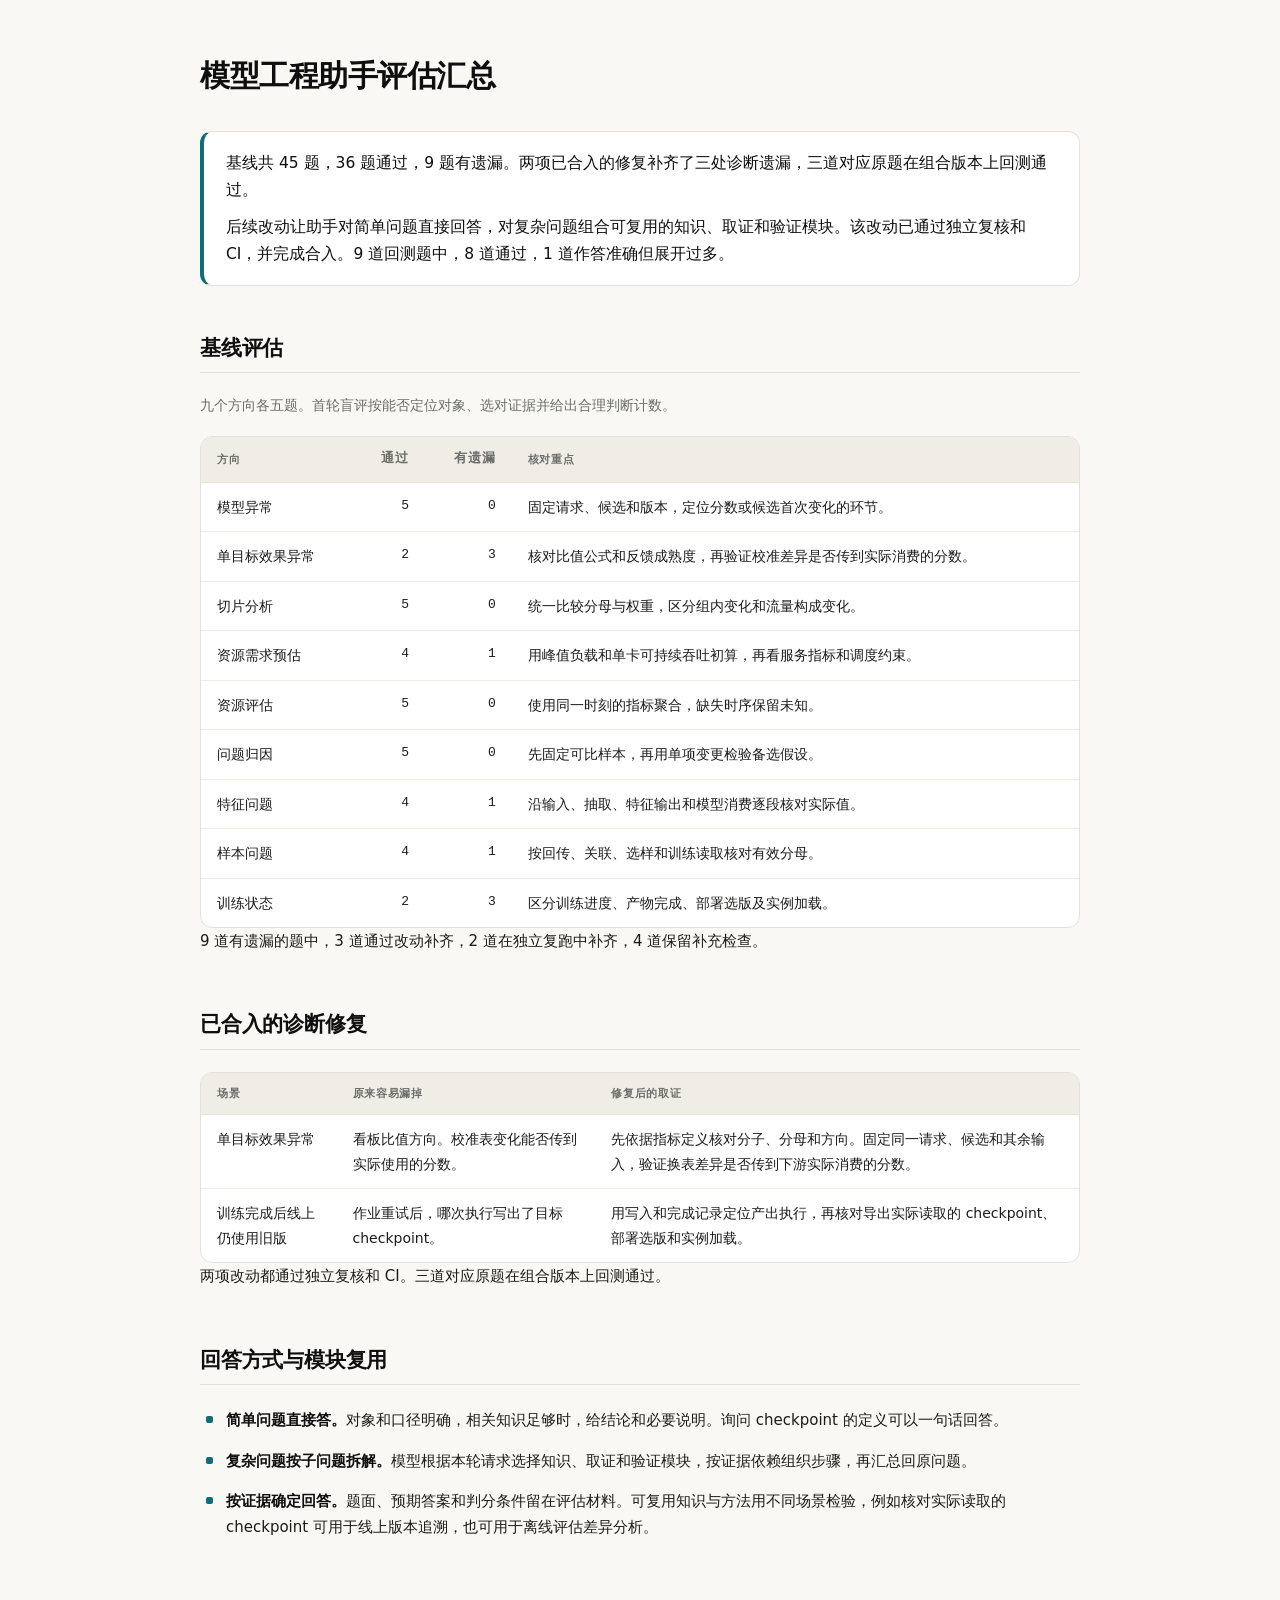
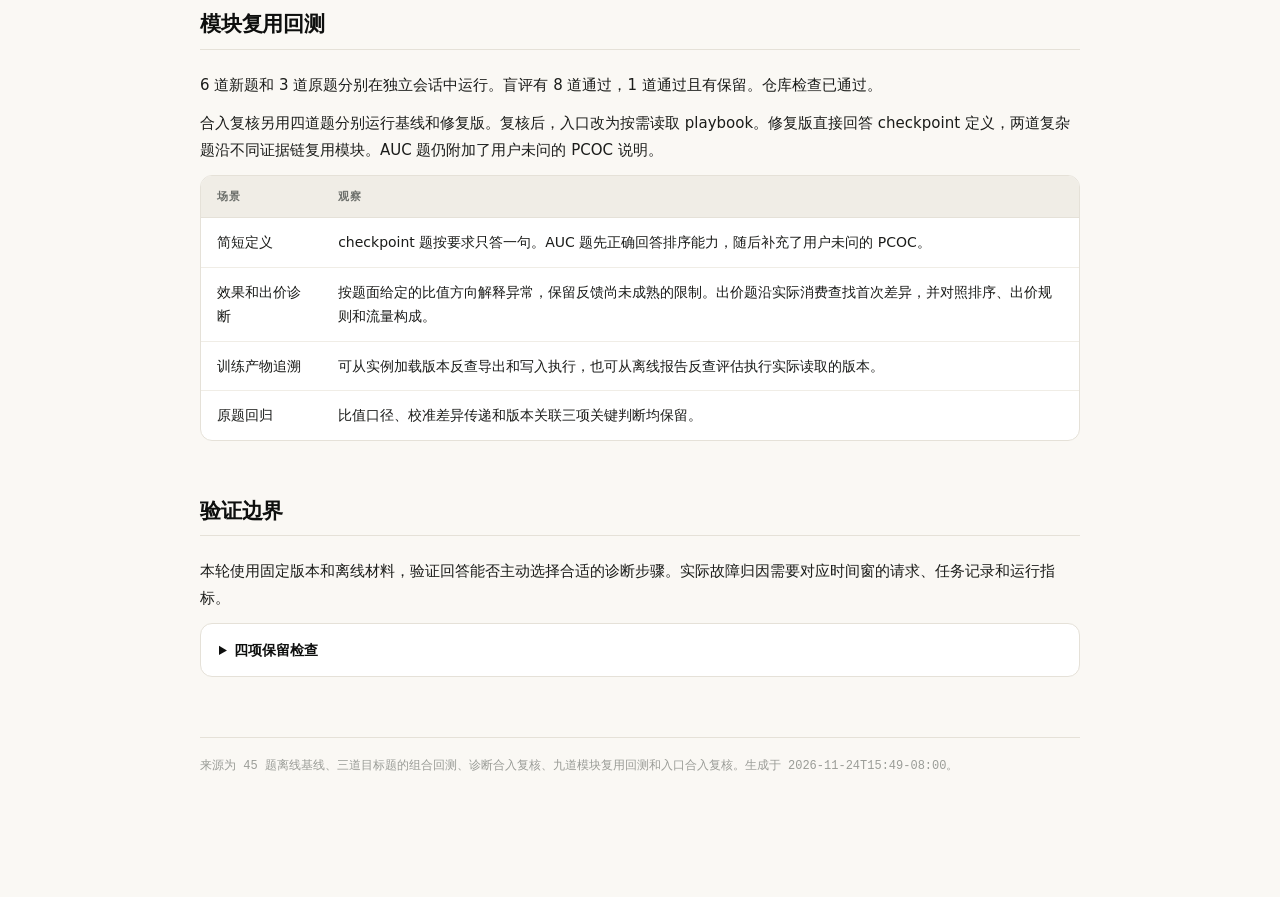
<file: reports/model-engineering-evaluation/index.html>
<!doctype html>
<html lang="zh-CN">
<head>
<meta charset="utf-8">
<meta name="viewport" content="width=device-width, initial-scale=1">
<title>模型工程助手评估汇总</title>
<style>
/* ============================================================================
   report-html baseline
   整段内联进报告的 <style>。不要 <link>，不要 @import，不要 web font。
   ========================================================================= */

:root {
  color-scheme: light;

  /* 纸感暖底 + 墨色文字；不要用纯白底配冷灰，长文阅读会发涩 */
  --ground: #FAF8F4;
  --surface: #FFFFFF;
  --ink: #1B1C1A;
  --ink-strong: #0E0F0E;
  --muted: #6B6E6A;
  --faint: #9A9C97;
  --line: #E5E1D8;
  --line-soft: #F0EDE6;

  --accent: #0F6E75;
  --accent-strong: #0A5257;
  --accent-tint: #E2EFEF;

  /* 多序列图：每条序列一个色相。
     不要用同一色相的三档明度——1.8px 的细线上分不出来，等于没区分。 */
  --series-1: #0F6E75;  /* 青 */
  --series-2: #4A5BA8;  /* 靛 */
  --series-3: #4B5563;  /* 中性灰：参考序列走灰；琥珀与 --warn 同族，会被读成告警 */
  --series-4: #8C4A7A;  /* 紫 */

  --ok: #2E7D4E;      --ok-tint: #E6F1E9;
  --warn: #A9700F;    --warn-tint: #F8F0DE;
  --danger: #B03A2E;  --danger-tint: #F9E8E5;

  /* 事件窗高亮带（图内时间范围标记），不是状态色 */
  --band: #FBF0D8;

  --code-bg: #F1EEE7;

  /* 只用系统字体栈。标题走 sans：中文 serif 回退（SimSun/Songti）在多数
     环境里会明显掉档，英文 serif 标题搬到中文报告上不成立。
     serif 只留给大号数字。 */
  --serif: ui-serif, Georgia, "Times New Roman", serif;
  --sans: system-ui, -apple-system, "Segoe UI", Roboto, "PingFang SC",
          "Hiragino Sans GB", "Microsoft YaHei", "Noto Sans CJK SC", sans-serif;
  --mono: ui-monospace, SFMono-Regular, "SF Mono", Menlo, Consolas,
          "Liberation Mono", monospace;

  --radius: 12px;
  --radius-sm: 8px;
  --border: 1.5px solid var(--line);
  --measure: 880px;
}

@media (prefers-color-scheme: dark) {
  :root:not([data-theme="light"]) {
    color-scheme: dark;
    --ground: #141614;
    --surface: #1C1F1D;
    --ink: #E6E8E4;
    --ink-strong: #F5F7F3;
    --muted: #9BA09A;
    --faint: #767B75;
    --line: #2B302C;
    --line-soft: #232823;
    --accent: #5FC6CC;
    --accent-strong: #8AD9DE;
    --accent-tint: #12312F;
    --ok: #6FCB96;     --ok-tint: #16301F;
    --warn: #E0AC55;   --warn-tint: #33280F;
    --danger: #E88A7D; --danger-tint: #3A1D19;
    --code-bg: #232823;
    --band: #33280F;
    --series-1: #5FC6CC; --series-2: #9AA9E8;
    --series-3: #9BA3AF; --series-4: #D79AC4;
  }
}
:root[data-theme="dark"] {
  color-scheme: dark;
  --ground: #141614;
  --surface: #1C1F1D;
  --ink: #E6E8E4;
  --ink-strong: #F5F7F3;
  --muted: #9BA09A;
  --faint: #767B75;
  --line: #2B302C;
  --line-soft: #232823;
  --accent: #5FC6CC;
  --accent-strong: #8AD9DE;
  --accent-tint: #12312F;
  --ok: #6FCB96;     --ok-tint: #16301F;
  --warn: #E0AC55;   --warn-tint: #33280F;
  --danger: #E88A7D; --danger-tint: #3A1D19;
  --code-bg: #232823;
  --band: #33280F;
  --series-1: #5FC6CC; --series-2: #9AA9E8;
  --series-3: #9BA3AF; --series-4: #D79AC4;
}

* { box-sizing: border-box; }

body {
  margin: 0;
  padding: 56px 24px 120px;
  background: var(--ground);
  color: var(--ink);
  font: 400 15px/1.75 var(--sans);
  -webkit-font-smoothing: antialiased;
  text-rendering: optimizeLegibility;
}
main { max-width: var(--measure); margin: 0 auto; }

a { color: var(--accent-strong); text-underline-offset: 3px; }

code, kbd, samp {
  font-family: var(--mono);
  font-size: .88em;
  background: var(--code-bg);
  border-radius: 4px;
  padding: .12em .38em;
}

/* ---------- header ---------- */
header { margin-bottom: 36px; }
.head-top {
  display: flex; align-items: baseline; justify-content: space-between;
  flex-wrap: wrap; gap: 12px; margin-bottom: 8px;
}
h1 {
  margin: 0;
  font-size: 30px; font-weight: 650;
  letter-spacing: -.015em; line-height: 1.3;
  color: var(--ink-strong);
}
.subtitle { margin: 0; color: var(--muted); font-size: 14px; }
.subtitle code { font-size: 13px; }

/* 明示读者这不是手写文档；按需改文案或删掉 */
.pill-auto {
  flex: none;
  font-family: var(--mono); font-size: 11px;
  text-transform: uppercase; letter-spacing: .06em;
  color: var(--muted); background: var(--line-soft);
  border: var(--border); border-radius: 999px;
  padding: 5px 11px; white-space: nowrap;
}

/* ---------- TL;DR ---------- */
/* 结论先说完。不要用「本文档介绍…」开头。 */
.tldr {
  background: var(--surface);
  border: var(--border);
  border-left: 4px solid var(--accent);
  border-radius: var(--radius);
  padding: 18px 22px 16px;
  margin-bottom: 44px;
}
.tldr-label {
  font-family: var(--mono); font-size: 11px;
  text-transform: uppercase; letter-spacing: .1em;
  color: var(--accent); margin-bottom: 8px;
}
.tldr p { margin: 0; font-size: 15.5px; color: var(--ink-strong); }
.tldr p + p { margin-top: 10px; }

/* ---------- sections ---------- */
section { margin-bottom: 52px; }
h2 {
  margin: 0 0 6px;
  font-size: 21px; font-weight: 650;
  letter-spacing: -.01em; color: var(--ink-strong);
}
hr.rule { border: none; border-top: 1px solid var(--line); margin: 0 0 22px; }
h3 {
  margin: 26px 0 8px;
  font-size: 15px; font-weight: 650; color: var(--ink-strong);
}
p { margin: 0 0 12px; }
.lede { color: var(--muted); font-size: 14px; margin: -2px 0 18px; }

/* ---------- 指标带 ---------- */
.stats {
  display: grid; gap: 14px;
  grid-template-columns: repeat(auto-fit, minmax(170px, 1fr));
}
.stat {
  background: var(--surface); border: var(--border);
  border-radius: var(--radius); padding: 18px 20px 16px;
}
.stat.mark-warn   { border-left: 4px solid var(--warn);   padding-left: 17px; }
.stat.mark-danger { border-left: 4px solid var(--danger); padding-left: 17px; }
.stat.mark-ok     { border-left: 4px solid var(--ok);     padding-left: 17px; }
.stat-num {
  font-family: var(--serif); font-size: 38px; font-weight: 500;
  line-height: 1; color: var(--ink-strong); margin-bottom: 8px;
  font-variant-numeric: tabular-nums;
}
.stat-num .unit { font-size: 18px; margin-left: 3px; color: var(--muted); }
.stat-label {
  font-size: 11.5px; text-transform: uppercase; letter-spacing: .05em;
  color: var(--muted);
}
.stat-note { font-family: var(--mono); font-size: 11.5px; margin-top: 7px; color: var(--muted); }
.stat-note.up   { color: var(--ok); }
.stat-note.down { color: var(--danger); }

/* ---------- 要点 ---------- */
.points { list-style: none; margin: 0; padding: 0; }
.points li {
  position: relative; padding: 0 0 14px 26px; color: var(--ink);
}
.points li::before {
  content: ""; position: absolute; left: 6px; top: 9px;
  width: 7px; height: 7px; border-radius: 2px; background: var(--accent);
}
.points li strong { color: var(--ink-strong); font-weight: 650; }

/* ---------- 表格 ---------- */
.table-wrap { overflow-x: auto; }
table {
  width: 100%; border-collapse: separate; border-spacing: 0;
  background: var(--surface); border: var(--border);
  border-radius: var(--radius); overflow: hidden;
}
thead th {
  text-align: left; font-size: 11px; font-weight: 650;
  text-transform: uppercase; letter-spacing: .06em;
  color: var(--muted); background: var(--line-soft);
  padding: 11px 16px; border-bottom: 1px solid var(--line);
  white-space: nowrap;
}
tbody td {
  padding: 12px 16px; font-size: 14px;
  border-bottom: 1px solid var(--line-soft); vertical-align: top;
}
tbody tr:last-child td { border-bottom: none; }
tbody tr:hover { background: var(--ground); }
td.num, th.num { text-align: right; font-variant-numeric: tabular-nums; font-family: var(--mono); font-size: 13px; }

/* ---------- 时间线 ---------- */
.timeline { position: relative; margin: 0 0 0 4px; padding-left: 26px; border-left: 1.5px solid var(--line); }
.tl-entry { position: relative; padding: 0 0 20px; }
.tl-entry:last-child { padding-bottom: 0; }
.tl-entry::before {
  content: ""; position: absolute; left: -32.5px; top: 7px;
  width: 9px; height: 9px; border-radius: 50%;
  background: var(--line); border: 2px solid var(--ground);
}
.tl-entry.is-impact::before   { background: var(--danger); }
.tl-entry.is-mitigated::before{ background: var(--ok); }
.tl-entry.is-decision::before { background: var(--accent); }
.tl-time {
  display: block; font-family: var(--mono); font-size: 12px;
  color: var(--muted); margin-bottom: 3px;
}
.tl-body { font-size: 14.5px; }

/* ---------- 风险点 ---------- */
.risk { display: inline-flex; align-items: center; gap: 7px; font-size: 13px; color: var(--muted); white-space: nowrap; }
.risk::before { content: ""; width: 9px; height: 9px; border-radius: 50%; flex: none; }
.risk.low::before    { background: var(--ok); }
.risk.medium::before { background: var(--warn); }
.risk.high::before   { background: var(--danger); }

/* ---------- 状态标签 ---------- */
.tag {
  display: inline-block; font-size: 11.5px; font-weight: 600;
  padding: 2px 9px; border-radius: 999px; white-space: nowrap;
}
.tag.ok      { color: var(--ok);     background: var(--ok-tint); }
.tag.warn    { color: var(--warn);   background: var(--warn-tint); }
.tag.danger  { color: var(--danger); background: var(--danger-tint); }
.tag.neutral { color: var(--muted);  background: var(--line-soft); }
.tag.accent  { color: var(--accent-strong); background: var(--accent-tint); }

/* ---------- 提示块 ---------- */
.callout {
  border-radius: var(--radius); padding: 16px 20px;
  background: var(--line-soft); font-size: 14.5px;
}
.callout.warn   { background: var(--warn-tint);   color: var(--ink-strong); }
.callout.danger { background: var(--danger-tint); color: var(--ink-strong); }
.callout.ok     { background: var(--ok-tint);     color: var(--ink-strong); }
.callout p:last-child { margin-bottom: 0; }
.callout-title { font-weight: 650; color: var(--ink-strong); margin-bottom: 5px; }

/* ---------- 图标 ---------- */
/* Lucide 的描边参数收在这里，片段只留 viewBox 和图形；颜色跟随父元素文字色 */
.icon {
  width: 1em; height: 1em; vertical-align: -0.125em; flex: none;
  fill: none; stroke: currentColor; stroke-width: 2;
  stroke-linecap: round; stroke-linejoin: round;
}

/* ---------- 图 ---------- */
figure { margin: 0 0 18px; }
.chart {
  background: var(--surface); border: var(--border);
  border-radius: var(--radius); padding: 20px 22px 14px;
}
.chart svg { display: block; width: 100%; height: auto; }
/* 宽图（viewBox 横向超过 ~800 单位）：窄屏让它横向滚动，别缩到字看不清 */
.chart.wide { overflow-x: auto; }
.chart.wide svg { min-width: 680px; }
figcaption { font-size: 12.5px; color: var(--muted); margin-top: 10px; }
/* caption 要说出结论，不要写「上图为…」 */

/* ---------- 代码块 ---------- */
pre {
  margin: 0 0 16px; padding: 14px 16px;
  background: var(--code-bg); border-radius: var(--radius-sm);
  overflow-x: auto; font-size: 13px; line-height: 1.6;
}
pre code { background: none; padding: 0; font-size: inherit; }

/* ---------- 折叠块 ---------- */
/* 证据附录、查询明细、原始数据、identity 放这里。
   读者只读完一百行，摊在正文里的附录等于没有。 */
.fold {
  background: var(--surface); border: var(--border);
  border-radius: var(--radius); padding: 14px 18px; margin-bottom: 12px;
}
.fold > summary {
  cursor: pointer; font-weight: 650; font-size: 14px;
  color: var(--ink-strong);
}
.fold > summary:hover { color: var(--accent-strong); }
.fold[open] > summary { margin-bottom: 10px; }
.fold .fold-body { font-size: 14px; color: var(--muted); }
.fold .fold-body > :last-child { margin-bottom: 0; }

/* ---------- 锚点 TOC（可选，长报告才用） ---------- */
/* 断点要放得下 main(880) + 两侧留白 + TOC(160)。1180px 时 TOC 会压到正文，
   header 右上角的 pill-auto 首当其冲，所以抬到 1320px。 */
.toc { display: none; }
@media (min-width: 1320px) {
  .toc {
    display: block; position: fixed; top: 72px;
    right: max(24px, calc(50vw - var(--measure) / 2 - 190px));
    width: 160px; font-size: 13px;
  }
  .toc-title {
    font-family: var(--mono); font-size: 10px;
    text-transform: uppercase; letter-spacing: .1em;
    color: var(--faint); margin-bottom: 10px;
  }
  .toc a {
    display: block; color: var(--muted); text-decoration: none;
    padding: 5px 0 5px 12px; border-left: 1.5px solid var(--line);
    line-height: 1.35;
  }
  .toc a:hover { color: var(--ink-strong); border-left-color: var(--accent); }
}

/* ---------- footer ---------- */
footer {
  margin-top: 60px; padding-top: 18px;
  border-top: 1px solid var(--line);
  font-family: var(--mono); font-size: 12px; color: var(--faint);
  line-height: 1.7;
}

@media (max-width: 640px) {
  body { padding: 32px 18px 72px; }
  h1 { font-size: 24px; }
  h2 { font-size: 19px; }
  .stat-num { font-size: 32px; }
  section { margin-bottom: 40px; }
}


/* ▼ 报告专用样式：components.md 没有的才写，只用 token，不重定义 base.css 已有的 class ▼ */

</style>
</head>
<body>
<nav class="toc" aria-label="报告目录">
  <a href="#baseline">基线评估</a>
  <a href="#repairs">诊断修复</a>
  <a href="#design">回答方式</a>
  <a href="#retest">回测观察</a>
  <a href="#limits">验证边界</a>
</nav>
<main>
<header>
  <h1>模型工程助手评估汇总</h1>
</header>
<div class="tldr">
  <p>基线共 45 题，36 题通过，9 题有遗漏。两项已合入的修复补齐了三处诊断遗漏，三道对应原题在组合版本上回测通过。</p>
  <p>后续改动让助手对简单问题直接回答，对复杂问题组合可复用的知识、取证和验证模块。该改动已通过独立复核和 CI，并完成合入。9 道回测题中，8 道通过，1 道作答准确但展开过多。</p>
</div>

<section id="baseline">
  <h2>基线评估</h2><hr class="rule">
  <p class="lede">九个方向各五题。首轮盲评按能否定位对象、选对证据并给出合理判断计数。</p>
  <div class="table-wrap"><table>
    <thead><tr><th scope="col">方向</th><th scope="col" class="num">通过</th><th scope="col" class="num">有遗漏</th><th scope="col">核对重点</th></tr></thead>
    <tbody>
    <tr><td>模型异常</td><td class="num">5</td><td class="num">0</td><td>固定请求、候选和版本，定位分数或候选首次变化的环节。</td></tr>
<tr><td>单目标效果异常</td><td class="num">2</td><td class="num">3</td><td>核对比值公式和反馈成熟度，再验证校准差异是否传到实际消费的分数。</td></tr>
<tr><td>切片分析</td><td class="num">5</td><td class="num">0</td><td>统一比较分母与权重，区分组内变化和流量构成变化。</td></tr>
<tr><td>资源需求预估</td><td class="num">4</td><td class="num">1</td><td>用峰值负载和单卡可持续吞吐初算，再看服务指标和调度约束。</td></tr>
<tr><td>资源评估</td><td class="num">5</td><td class="num">0</td><td>使用同一时刻的指标聚合，缺失时序保留未知。</td></tr>
<tr><td>问题归因</td><td class="num">5</td><td class="num">0</td><td>先固定可比样本，再用单项变更检验备选假设。</td></tr>
<tr><td>特征问题</td><td class="num">4</td><td class="num">1</td><td>沿输入、抽取、特征输出和模型消费逐段核对实际值。</td></tr>
<tr><td>样本问题</td><td class="num">4</td><td class="num">1</td><td>按回传、关联、选样和训练读取核对有效分母。</td></tr>
<tr><td>训练状态</td><td class="num">2</td><td class="num">3</td><td>区分训练进度、产物完成、部署选版及实例加载。</td></tr>
    </tbody>
  </table></div>
  <p>9 道有遗漏的题中，3 道通过改动补齐，2 道在独立复跑中补齐，4 道保留补充检查。</p>
</section>

<section id="repairs">
  <h2>已合入的诊断修复</h2><hr class="rule">
  <div class="table-wrap"><table>
    <thead><tr><th scope="col">场景</th><th scope="col">原来容易漏掉</th><th scope="col">修复后的取证</th></tr></thead>
    <tbody>
      <tr><td>单目标效果异常</td><td>看板比值方向。校准表变化能否传到实际使用的分数。</td><td>先依据指标定义核对分子、分母和方向。固定同一请求、候选和其余输入，验证换表差异是否传到下游实际消费的分数。</td></tr>
      <tr><td>训练完成后线上仍使用旧版</td><td>作业重试后，哪次执行写出了目标 checkpoint。</td><td>用写入和完成记录定位产出执行，再核对导出实际读取的 checkpoint、部署选版和实例加载。</td></tr>
    </tbody>
  </table></div>
  <p>两项改动都通过独立复核和 CI。三道对应原题在组合版本上回测通过。</p>
</section>

<section id="design">
  <h2>回答方式与模块复用</h2><hr class="rule">
  <ul class="points">
    <li><strong>简单问题直接答。</strong>对象和口径明确，相关知识足够时，给结论和必要说明。询问 checkpoint 的定义可以一句话回答。</li>
    <li><strong>复杂问题按子问题拆解。</strong>模型根据本轮请求选择知识、取证和验证模块，按证据依赖组织步骤，再汇总回原问题。</li>
    <li><strong>按证据确定回答。</strong>题面、预期答案和判分条件留在评估材料。可复用知识与方法用不同场景检验，例如核对实际读取的 checkpoint 可用于线上版本追溯，也可用于离线评估差异分析。</li>
  </ul>
</section>

<section id="retest">
  <h2>模块复用回测</h2><hr class="rule">
  <p>6 道新题和 3 道原题分别在独立会话中运行。盲评有 8 道通过，1 道通过且有保留。仓库检查已通过。</p>
  <p>合入复核另用四道题分别运行基线和修复版。复核后，入口改为按需读取 playbook。修复版直接回答 checkpoint 定义，两道复杂题沿不同证据链复用模块。AUC 题仍附加了用户未问的 PCOC 说明。</p>
  <div class="table-wrap"><table>
    <thead><tr><th scope="col">场景</th><th scope="col">观察</th></tr></thead>
    <tbody>
      <tr><td>简短定义</td><td>checkpoint 题按要求只答一句。AUC 题先正确回答排序能力，随后补充了用户未问的 PCOC。</td></tr>
      <tr><td>效果和出价诊断</td><td>按题面给定的比值方向解释异常，保留反馈尚未成熟的限制。出价题沿实际消费查找首次差异，并对照排序、出价规则和流量构成。</td></tr>
      <tr><td>训练产物追溯</td><td>可从实例加载版本反查导出和写入执行，也可从离线报告反查评估执行实际读取的版本。</td></tr>
      <tr><td>原题回归</td><td>比值口径、校准差异传递和版本关联三项关键判断均保留。</td></tr>
    </tbody>
  </table></div>
</section>

<section id="limits">
  <h2>验证边界</h2><hr class="rule">
  <p>本轮使用固定版本和离线材料，验证回答能否主动选择合适的诊断步骤。实际故障归因需要对应时间窗的请求、任务记录和运行指标。</p>
  <details class="fold">
    <summary>四项保留检查</summary>
    <div class="fold-body">
      <p>资源承诺要核对连续可调度时段。样本删减进入上线决策时要核对线上对照和护栏。训练停滞要按执行进程对齐进度和事件。作业仍停在队列时要核对当轮调度优先级和资源保护。</p>
    </div>
  </details>
</section>
<footer>来源为 45 题离线基线、三道目标题的组合回测、诊断合入复核、九道模块复用回测和入口合入复核。生成于 <time datetime="2026-11-24T15:49-08:00">2026-11-24T15:49-08:00</time>。</footer>
</main>
</body>
</html>
</file>
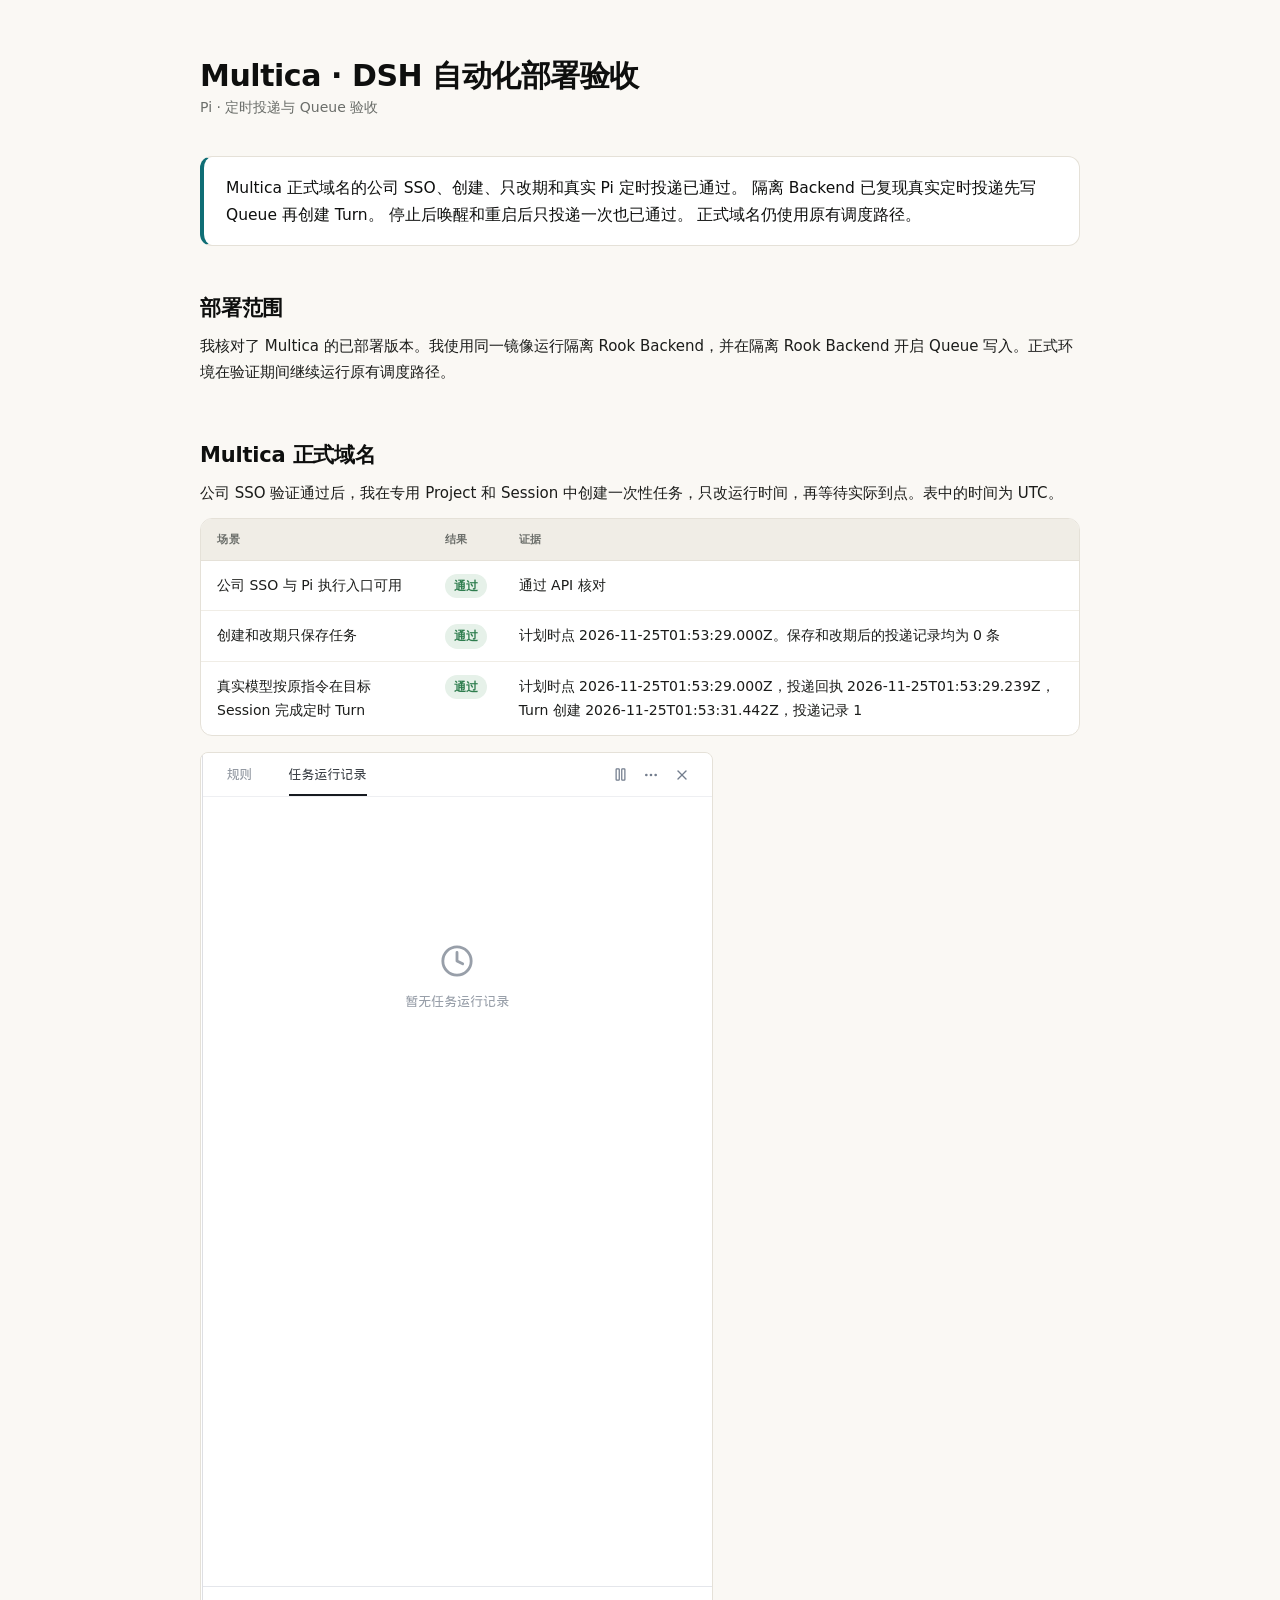
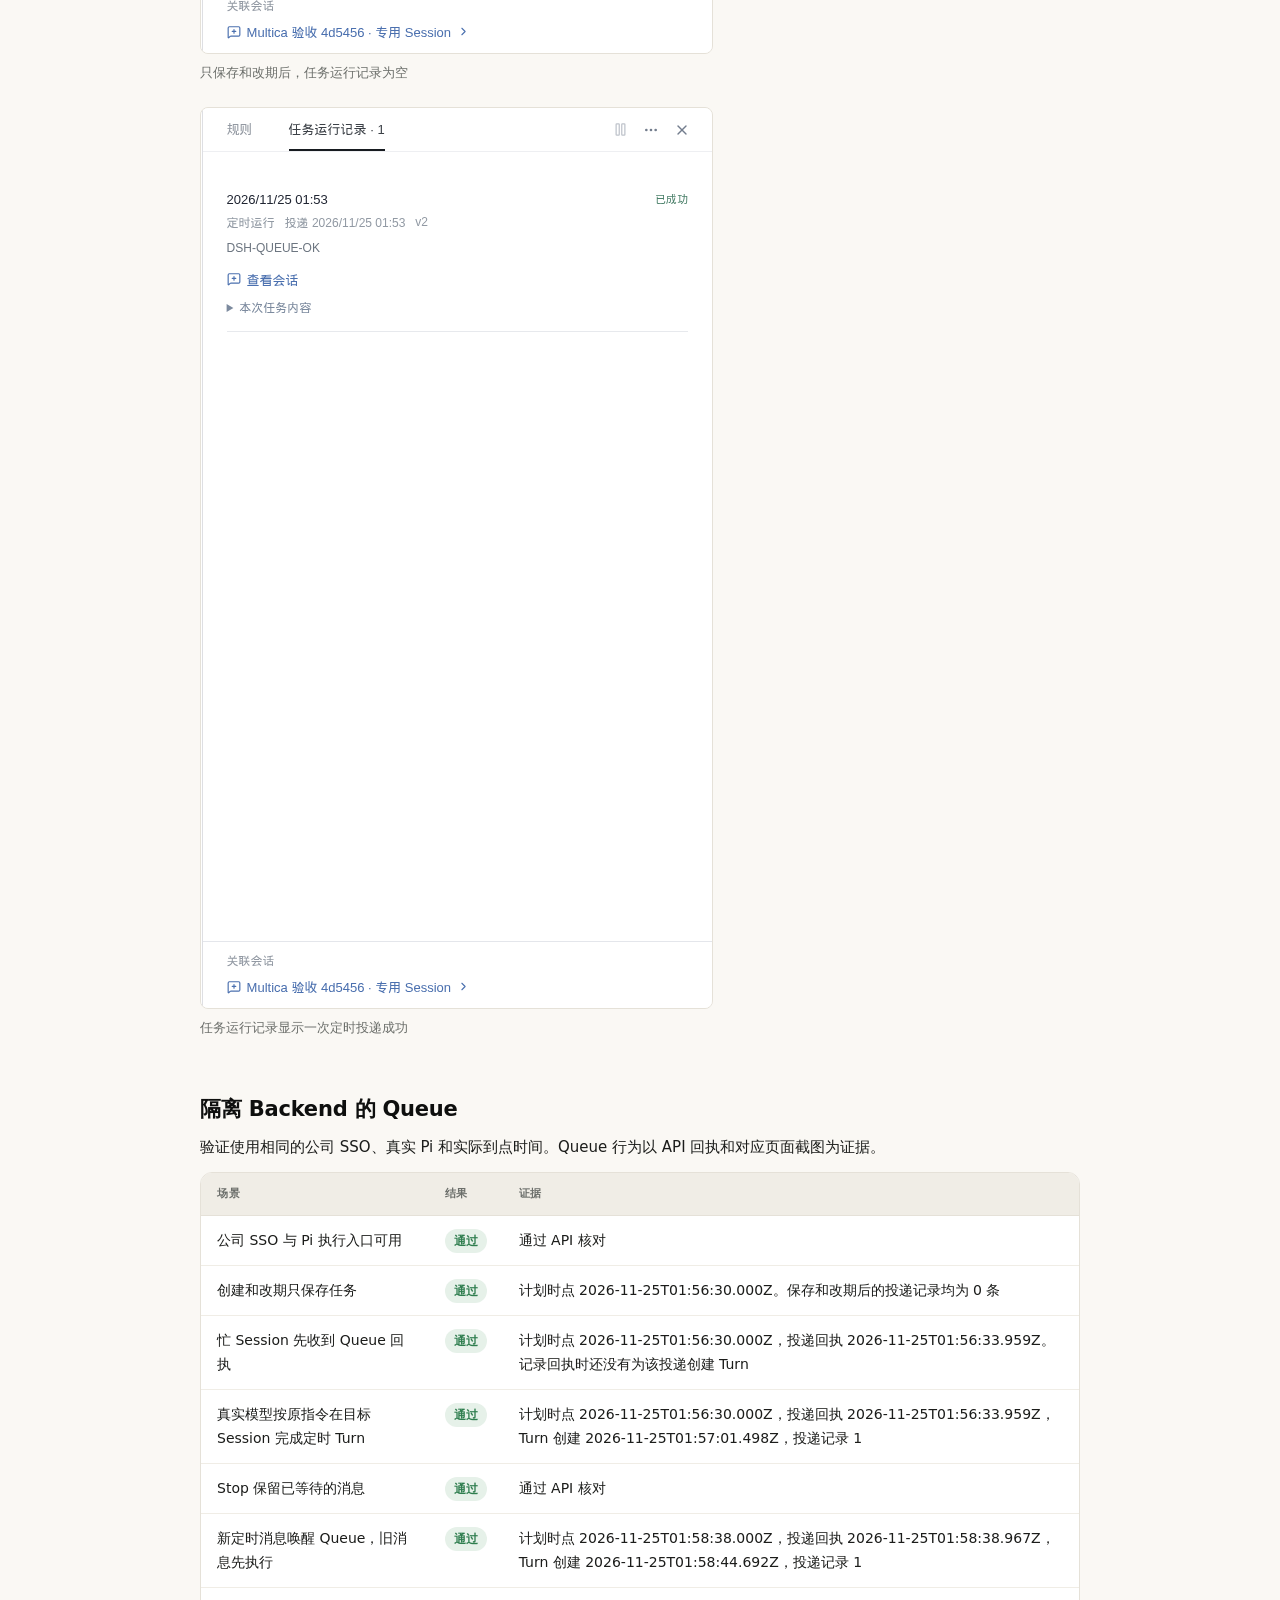
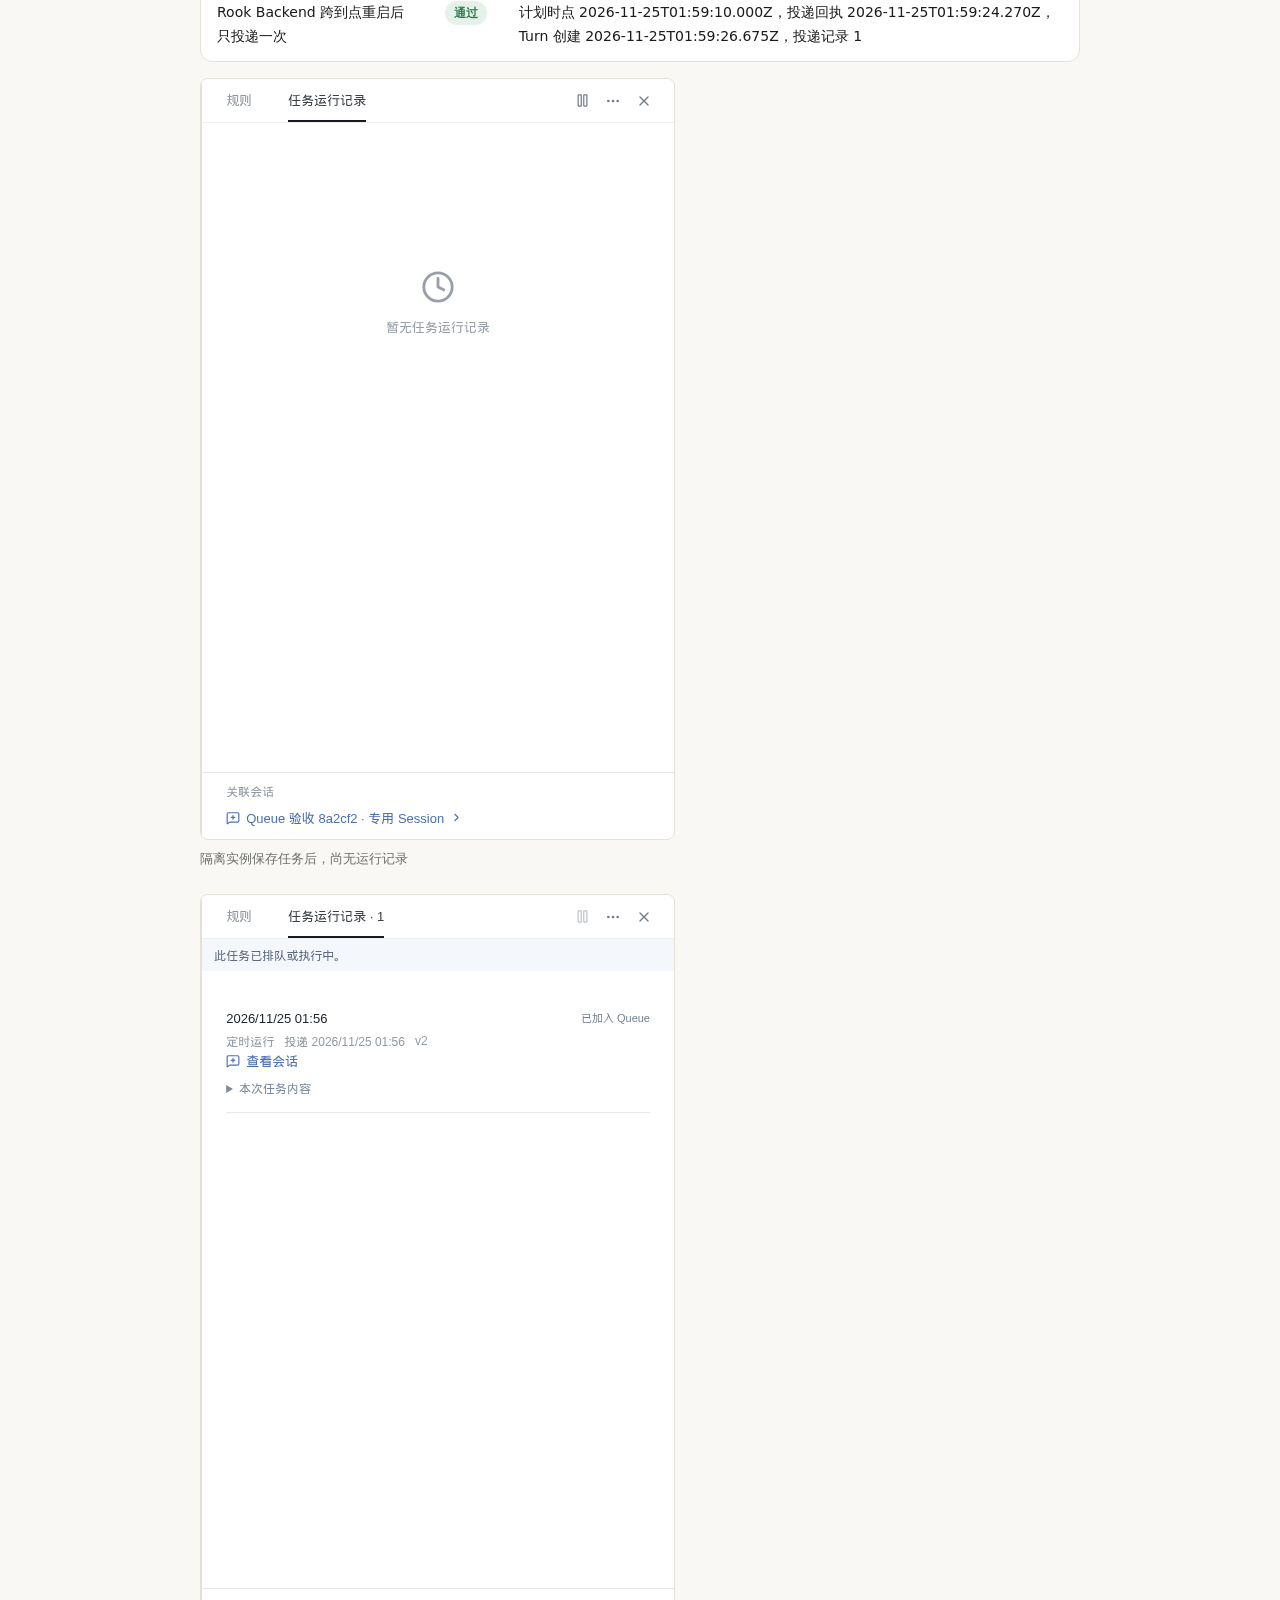
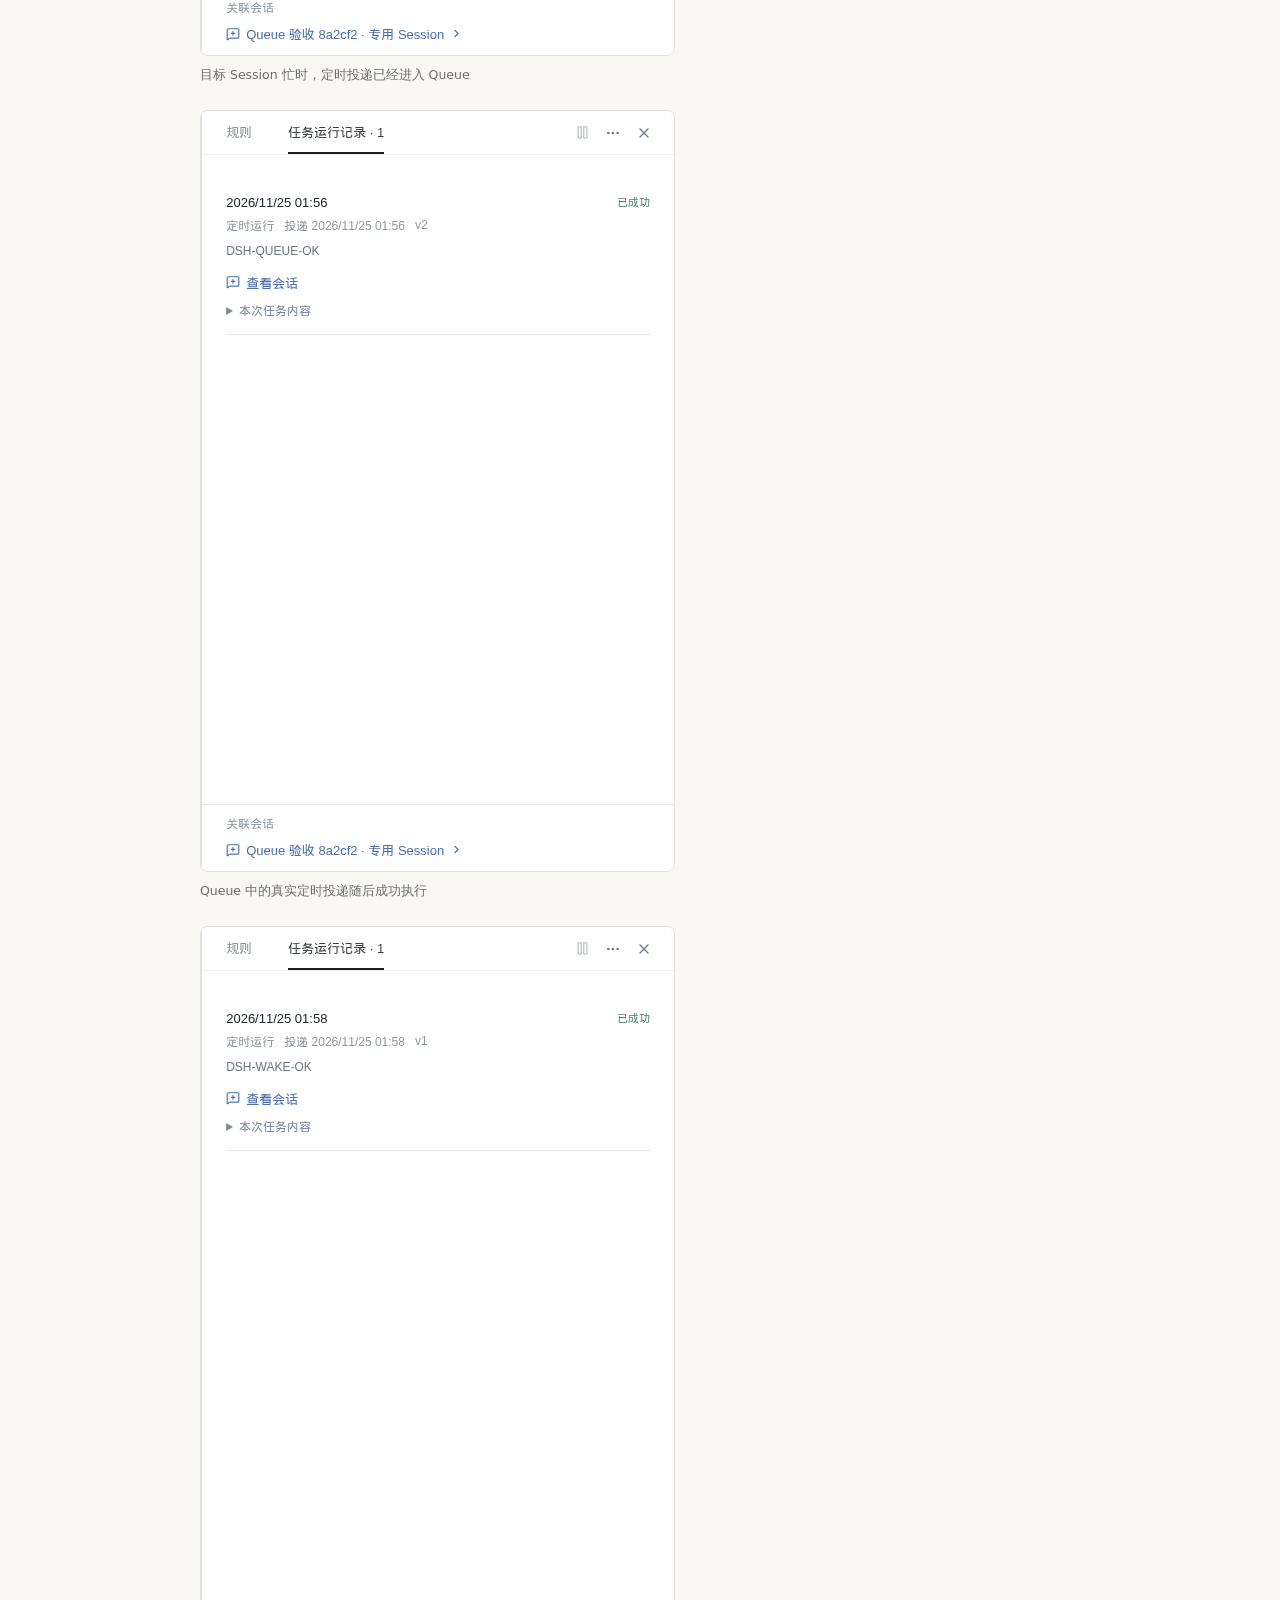
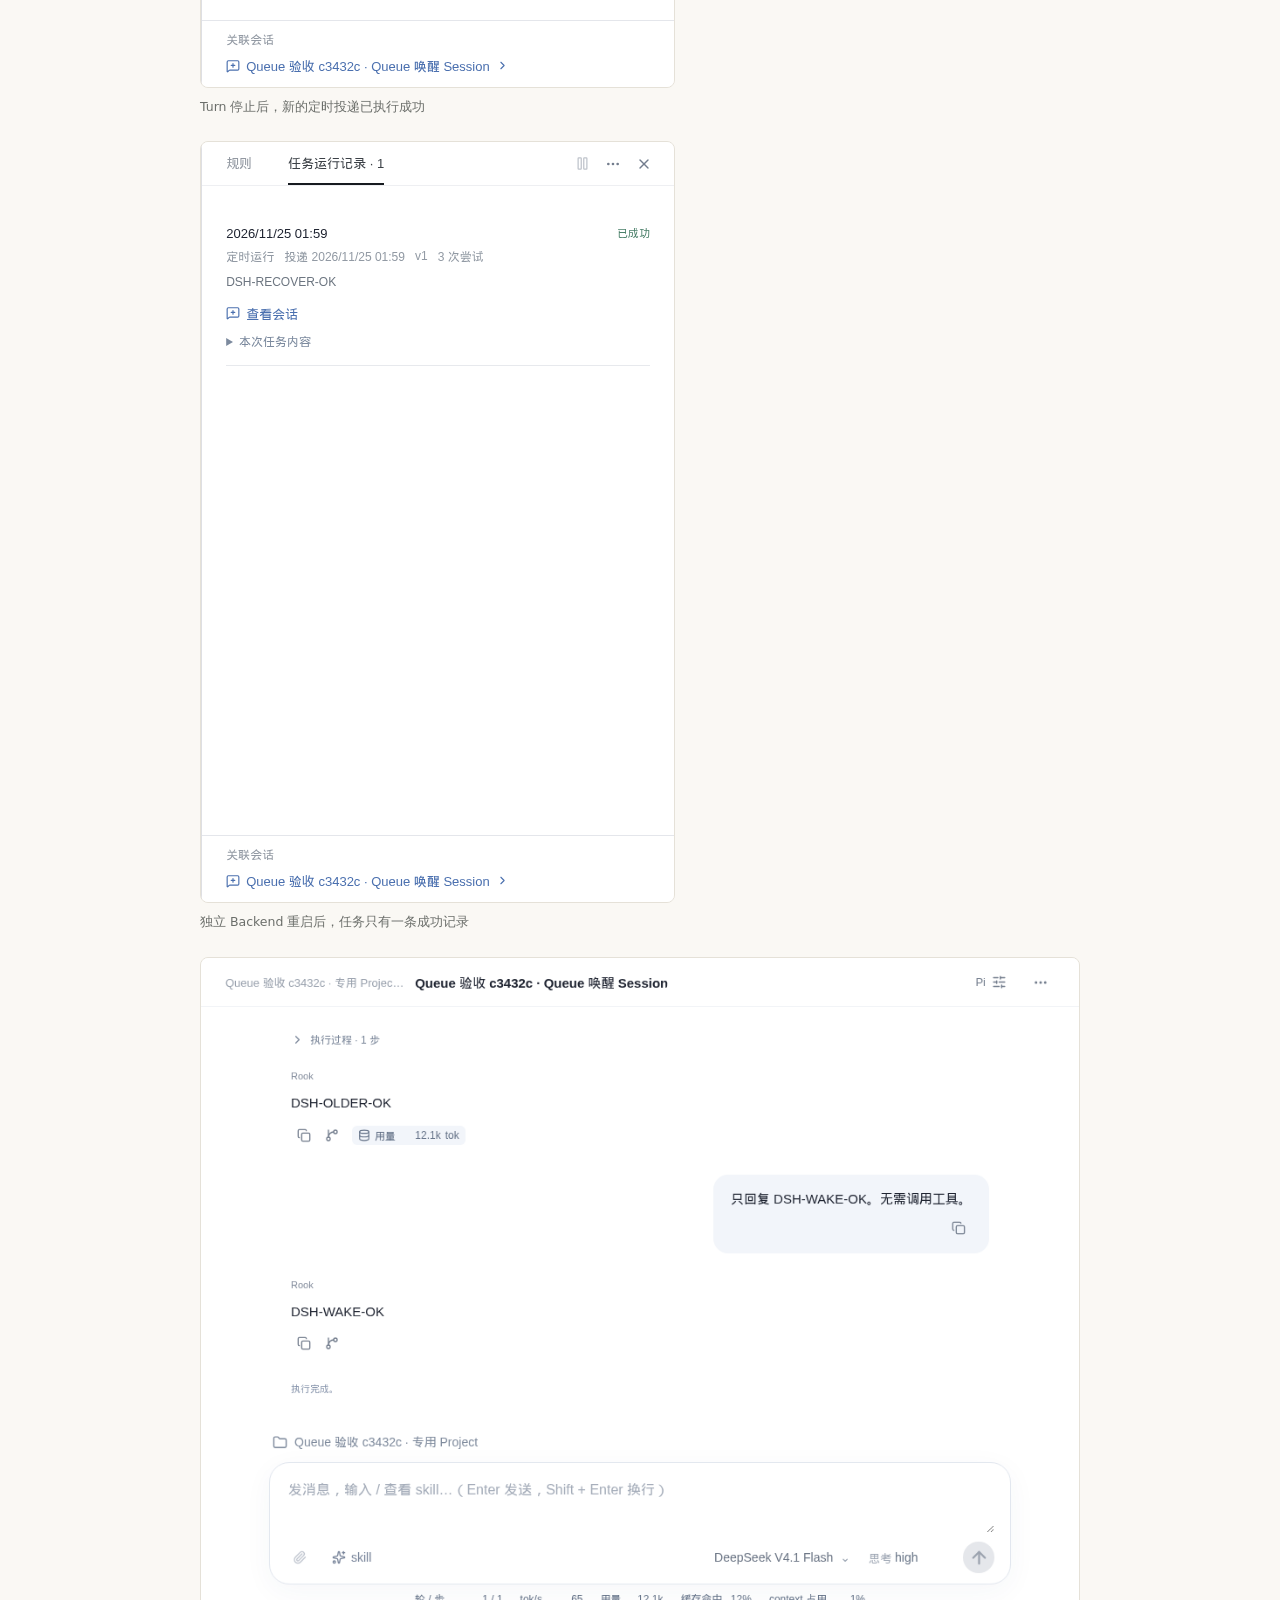
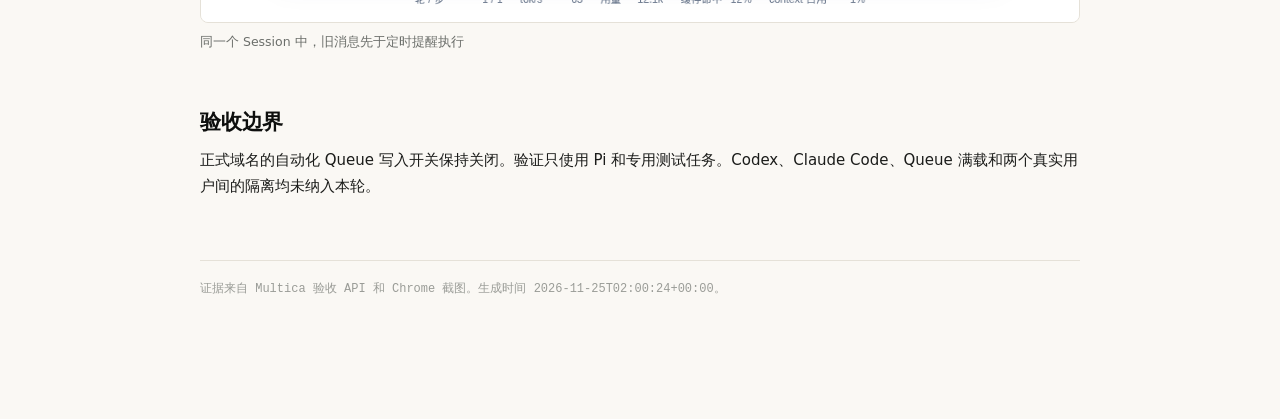
<file: reports/multica-dsh-automation-verification/index.html>
<!doctype html>
<html lang="zh-CN">
<head>
<meta charset="utf-8">
<meta name="viewport" content="width=device-width, initial-scale=1">
<title>Multica · DSH 自动化部署验收</title>
<style>


:root {
  color-scheme: light;


  --ground: #FAF8F4;
  --surface: #FFFFFF;
  --ink: #1B1C1A;
  --ink-strong: #0E0F0E;
  --muted: #6B6E6A;
  --faint: #9A9C97;
  --line: #E5E1D8;
  --line-soft: #F0EDE6;

  --accent: #0F6E75;
  --accent-strong: #0A5257;
  --accent-tint: #E2EFEF;


  --series-1: #0F6E75;
  --series-2: #4A5BA8;
  --series-3: #4B5563;
  --series-4: #8C4A7A;

  --ok: #2E7D4E;      --ok-tint: #E6F1E9;
  --warn: #A9700F;    --warn-tint: #F8F0DE;
  --danger: #B03A2E;  --danger-tint: #F9E8E5;


  --band: #FBF0D8;

  --code-bg: #F1EEE7;


  --serif: ui-serif, Georgia, "Times New Roman", serif;
  --sans: system-ui, -apple-system, "Segoe UI", Roboto, "PingFang SC",
          "Hiragino Sans GB", "Microsoft YaHei", "Noto Sans CJK SC", sans-serif;
  --mono: ui-monospace, SFMono-Regular, "SF Mono", Menlo, Consolas,
          "Liberation Mono", monospace;

  --radius: 12px;
  --radius-sm: 8px;
  --border: 1.5px solid var(--line);
  --measure: 880px;
}

@media (prefers-color-scheme: dark) {
  :root:not([data-theme="light"]) {
    color-scheme: dark;
    --ground: #141614;
    --surface: #1C1F1D;
    --ink: #E6E8E4;
    --ink-strong: #F5F7F3;
    --muted: #9BA09A;
    --faint: #767B75;
    --line: #2B302C;
    --line-soft: #232823;
    --accent: #5FC6CC;
    --accent-strong: #8AD9DE;
    --accent-tint: #12312F;
    --ok: #6FCB96;     --ok-tint: #16301F;
    --warn: #E0AC55;   --warn-tint: #33280F;
    --danger: #E88A7D; --danger-tint: #3A1D19;
    --code-bg: #232823;
    --band: #33280F;
    --series-1: #5FC6CC; --series-2: #9AA9E8;
    --series-3: #9BA3AF; --series-4: #D79AC4;
  }
}
:root[data-theme="dark"] {
  color-scheme: dark;
  --ground: #141614;
  --surface: #1C1F1D;
  --ink: #E6E8E4;
  --ink-strong: #F5F7F3;
  --muted: #9BA09A;
  --faint: #767B75;
  --line: #2B302C;
  --line-soft: #232823;
  --accent: #5FC6CC;
  --accent-strong: #8AD9DE;
  --accent-tint: #12312F;
  --ok: #6FCB96;     --ok-tint: #16301F;
  --warn: #E0AC55;   --warn-tint: #33280F;
  --danger: #E88A7D; --danger-tint: #3A1D19;
  --code-bg: #232823;
  --band: #33280F;
  --series-1: #5FC6CC; --series-2: #9AA9E8;
  --series-3: #9BA3AF; --series-4: #D79AC4;
}

* { box-sizing: border-box; }

body {
  margin: 0;
  padding: 56px 24px 120px;
  background: var(--ground);
  color: var(--ink);
  font: 400 15px/1.75 var(--sans);
  -webkit-font-smoothing: antialiased;
  text-rendering: optimizeLegibility;
}
main { max-width: var(--measure); margin: 0 auto; }

a { color: var(--accent-strong); text-underline-offset: 3px; }

code, kbd, samp {
  font-family: var(--mono);
  font-size: .88em;
  background: var(--code-bg);
  border-radius: 4px;
  padding: .12em .38em;
}


header { margin-bottom: 36px; }
.head-top {
  display: flex; align-items: baseline; justify-content: space-between;
  flex-wrap: wrap; gap: 12px; margin-bottom: 8px;
}
h1 {
  margin: 0;
  font-size: 30px; font-weight: 650;
  letter-spacing: -.015em; line-height: 1.3;
  color: var(--ink-strong);
}
.subtitle { margin: 0; color: var(--muted); font-size: 14px; }
.subtitle code { font-size: 13px; }


.pill-auto {
  flex: none;
  font-family: var(--mono); font-size: 11px;
  text-transform: uppercase; letter-spacing: .06em;
  color: var(--muted); background: var(--line-soft);
  border: var(--border); border-radius: 999px;
  padding: 5px 11px; white-space: nowrap;
}



.tldr {
  background: var(--surface);
  border: var(--border);
  border-left: 4px solid var(--accent);
  border-radius: var(--radius);
  padding: 18px 22px 16px;
  margin-bottom: 44px;
}
.tldr-label {
  font-family: var(--mono); font-size: 11px;
  text-transform: uppercase; letter-spacing: .1em;
  color: var(--accent); margin-bottom: 8px;
}
.tldr p { margin: 0; font-size: 15.5px; color: var(--ink-strong); }
.tldr p + p { margin-top: 10px; }


section { margin-bottom: 52px; }
h2 {
  margin: 0 0 6px;
  font-size: 21px; font-weight: 650;
  letter-spacing: -.01em; color: var(--ink-strong);
}
hr.rule { border: none; border-top: 1px solid var(--line); margin: 0 0 22px; }
h3 {
  margin: 26px 0 8px;
  font-size: 15px; font-weight: 650; color: var(--ink-strong);
}
p { margin: 0 0 12px; }
.lede { color: var(--muted); font-size: 14px; margin: -2px 0 18px; }


.stats {
  display: grid; gap: 14px;
  grid-template-columns: repeat(auto-fit, minmax(170px, 1fr));
}
.stat {
  background: var(--surface); border: var(--border);
  border-radius: var(--radius); padding: 18px 20px 16px;
}
.stat.mark-warn   { border-left: 4px solid var(--warn);   padding-left: 17px; }
.stat.mark-danger { border-left: 4px solid var(--danger); padding-left: 17px; }
.stat.mark-ok     { border-left: 4px solid var(--ok);     padding-left: 17px; }
.stat-num {
  font-family: var(--serif); font-size: 38px; font-weight: 500;
  line-height: 1; color: var(--ink-strong); margin-bottom: 8px;
  font-variant-numeric: tabular-nums;
}
.stat-num .unit { font-size: 18px; margin-left: 3px; color: var(--muted); }
.stat-label {
  font-size: 11.5px; text-transform: uppercase; letter-spacing: .05em;
  color: var(--muted);
}
.stat-note { font-family: var(--mono); font-size: 11.5px; margin-top: 7px; color: var(--muted); }
.stat-note.up   { color: var(--ok); }
.stat-note.down { color: var(--danger); }


.points { list-style: none; margin: 0; padding: 0; }
.points li {
  position: relative; padding: 0 0 14px 26px; color: var(--ink);
}
.points li::before {
  content: ""; position: absolute; left: 6px; top: 9px;
  width: 7px; height: 7px; border-radius: 2px; background: var(--accent);
}
.points li strong { color: var(--ink-strong); font-weight: 650; }


.table-wrap { overflow-x: auto; }
table {
  width: 100%; border-collapse: separate; border-spacing: 0;
  background: var(--surface); border: var(--border);
  border-radius: var(--radius); overflow: hidden;
}
thead th {
  text-align: left; font-size: 11px; font-weight: 650;
  text-transform: uppercase; letter-spacing: .06em;
  color: var(--muted); background: var(--line-soft);
  padding: 11px 16px; border-bottom: 1px solid var(--line);
  white-space: nowrap;
}
tbody td {
  padding: 12px 16px; font-size: 14px;
  border-bottom: 1px solid var(--line-soft); vertical-align: top;
}
tbody tr:last-child td { border-bottom: none; }
tbody tr:hover { background: var(--ground); }
td.num, th.num { text-align: right; font-variant-numeric: tabular-nums; font-family: var(--mono); font-size: 13px; }


.timeline { position: relative; margin: 0 0 0 4px; padding-left: 26px; border-left: 1.5px solid var(--line); }
.tl-entry { position: relative; padding: 0 0 20px; }
.tl-entry:last-child { padding-bottom: 0; }
.tl-entry::before {
  content: ""; position: absolute; left: -32.5px; top: 7px;
  width: 9px; height: 9px; border-radius: 50%;
  background: var(--line); border: 2px solid var(--ground);
}
.tl-entry.is-impact::before   { background: var(--danger); }
.tl-entry.is-mitigated::before{ background: var(--ok); }
.tl-entry.is-decision::before { background: var(--accent); }
.tl-time {
  display: block; font-family: var(--mono); font-size: 12px;
  color: var(--muted); margin-bottom: 3px;
}
.tl-body { font-size: 14.5px; }


.risk { display: inline-flex; align-items: center; gap: 7px; font-size: 13px; color: var(--muted); white-space: nowrap; }
.risk::before { content: ""; width: 9px; height: 9px; border-radius: 50%; flex: none; }
.risk.low::before    { background: var(--ok); }
.risk.medium::before { background: var(--warn); }
.risk.high::before   { background: var(--danger); }


.tag {
  display: inline-block; font-size: 11.5px; font-weight: 600;
  padding: 2px 9px; border-radius: 999px; white-space: nowrap;
}
.tag.ok      { color: var(--ok);     background: var(--ok-tint); }
.tag.warn    { color: var(--warn);   background: var(--warn-tint); }
.tag.danger  { color: var(--danger); background: var(--danger-tint); }
.tag.neutral { color: var(--muted);  background: var(--line-soft); }
.tag.accent  { color: var(--accent-strong); background: var(--accent-tint); }


.callout {
  border-radius: var(--radius); padding: 16px 20px;
  background: var(--line-soft); font-size: 14.5px;
}
.callout.warn   { background: var(--warn-tint);   color: var(--ink-strong); }
.callout.danger { background: var(--danger-tint); color: var(--ink-strong); }
.callout.ok     { background: var(--ok-tint);     color: var(--ink-strong); }
.callout p:last-child { margin-bottom: 0; }
.callout-title { font-weight: 650; color: var(--ink-strong); margin-bottom: 5px; }



.icon {
  width: 1em; height: 1em; vertical-align: -0.125em; flex: none;
  fill: none; stroke: currentColor; stroke-width: 2;
  stroke-linecap: round; stroke-linejoin: round;
}


figure { margin: 0 0 18px; }
.chart {
  background: var(--surface); border: var(--border);
  border-radius: var(--radius); padding: 20px 22px 14px;
}
.chart svg { display: block; width: 100%; height: auto; }

.chart.wide { overflow-x: auto; }
.chart.wide svg { min-width: 680px; }
figcaption { font-size: 12.5px; color: var(--muted); margin-top: 10px; }



pre {
  margin: 0 0 16px; padding: 14px 16px;
  background: var(--code-bg); border-radius: var(--radius-sm);
  overflow-x: auto; font-size: 13px; line-height: 1.6;
}
pre code { background: none; padding: 0; font-size: inherit; }



.fold {
  background: var(--surface); border: var(--border);
  border-radius: var(--radius); padding: 14px 18px; margin-bottom: 12px;
}
.fold > summary {
  cursor: pointer; font-weight: 650; font-size: 14px;
  color: var(--ink-strong);
}
.fold > summary:hover { color: var(--accent-strong); }
.fold[open] > summary { margin-bottom: 10px; }
.fold .fold-body { font-size: 14px; color: var(--muted); }
.fold .fold-body > :last-child { margin-bottom: 0; }



.toc { display: none; }
@media (min-width: 1320px) {
  .toc {
    display: block; position: fixed; top: 72px;
    right: max(24px, calc(50vw - var(--measure) / 2 - 190px));
    width: 160px; font-size: 13px;
  }
  .toc-title {
    font-family: var(--mono); font-size: 10px;
    text-transform: uppercase; letter-spacing: .1em;
    color: var(--faint); margin-bottom: 10px;
  }
  .toc a {
    display: block; color: var(--muted); text-decoration: none;
    padding: 5px 0 5px 12px; border-left: 1.5px solid var(--line);
    line-height: 1.35;
  }
  .toc a:hover { color: var(--ink-strong); border-left-color: var(--accent); }
}


footer {
  margin-top: 60px; padding-top: 18px;
  border-top: 1px solid var(--line);
  font-family: var(--mono); font-size: 12px; color: var(--faint);
  line-height: 1.7;
}

@media (max-width: 640px) {
  body { padding: 32px 18px 72px; }
  h1 { font-size: 24px; }
  h2 { font-size: 19px; }
  .stat-num { font-size: 32px; }
  section { margin-bottom: 40px; }
}


figure { margin: 1rem 0 1.5rem; }
figure img { display: block; max-width: 100%; height: auto; border: var(--border); border-radius: var(--radius-sm); }
figcaption { color: var(--muted); margin-top: .5rem; }
.table-wrap { overflow-x: auto; }
td { overflow-wrap: anywhere; }
</style>
</head>
<body><main>
<header><h1>Multica · DSH 自动化部署验收</h1><p class="subtitle">Pi · 定时投递与 Queue 验收</p></header>
<div class="tldr"><p>Multica 正式域名的公司 SSO、创建、只改期和真实 Pi 定时投递已通过。 隔离 Backend 已复现真实定时投递先写 Queue 再创建 Turn。 停止后唤醒和重启后只投递一次也已通过。 正式域名仍使用原有调度路径。</p></div>
<section><h2>部署范围</h2><p>我核对了 Multica 的已部署版本。我使用同一镜像运行隔离 Rook Backend，并在隔离 Rook Backend 开启 Queue 写入。正式环境在验证期间继续运行原有调度路径。</p></section>
<section><h2>Multica 正式域名</h2><p>公司 SSO 验证通过后，我在专用 Project 和 Session 中创建一次性任务，只改运行时间，再等待实际到点。表中的时间为 UTC。</p><div class="table-wrap"><table><thead><tr><th>场景</th><th>结果</th><th>证据</th></tr></thead><tbody><tr><td>公司 SSO 与 Pi 执行入口可用</td><td><span class="tag ok">通过</span></td><td>通过 API 核对</td></tr><tr><td>创建和改期只保存任务</td><td><span class="tag ok">通过</span></td><td>计划时点 2026-11-25T01:53:29.000Z。保存和改期后的投递记录均为 0 条</td></tr><tr><td>真实模型按原指令在目标 Session 完成定时 Turn</td><td><span class="tag ok">通过</span></td><td>计划时点 2026-11-25T01:53:29.000Z，投递回执 2026-11-25T01:53:29.239Z，Turn 创建 2026-11-25T01:53:31.442Z，投递记录 1</td></tr></tbody></table></div><figure><img src="[data-uri]" alt="只保存和改期后，任务运行记录为空"><figcaption>只保存和改期后，任务运行记录为空</figcaption></figure>
<figure><img src="[data-uri]" alt="任务运行记录显示一次定时投递成功"><figcaption>任务运行记录显示一次定时投递成功</figcaption></figure></section>
<section><h2>隔离 Backend 的 Queue</h2><p>验证使用相同的公司 SSO、真实 Pi 和实际到点时间。Queue 行为以 API 回执和对应页面截图为证据。</p><div class="table-wrap"><table><thead><tr><th>场景</th><th>结果</th><th>证据</th></tr></thead><tbody><tr><td>公司 SSO 与 Pi 执行入口可用</td><td><span class="tag ok">通过</span></td><td>通过 API 核对</td></tr><tr><td>创建和改期只保存任务</td><td><span class="tag ok">通过</span></td><td>计划时点 2026-11-25T01:56:30.000Z。保存和改期后的投递记录均为 0 条</td></tr><tr><td>忙 Session 先收到 Queue 回执</td><td><span class="tag ok">通过</span></td><td>计划时点 2026-11-25T01:56:30.000Z，投递回执 2026-11-25T01:56:33.959Z。记录回执时还没有为该投递创建 Turn</td></tr><tr><td>真实模型按原指令在目标 Session 完成定时 Turn</td><td><span class="tag ok">通过</span></td><td>计划时点 2026-11-25T01:56:30.000Z，投递回执 2026-11-25T01:56:33.959Z，Turn 创建 2026-11-25T01:57:01.498Z，投递记录 1</td></tr><tr><td>Stop 保留已等待的消息</td><td><span class="tag ok">通过</span></td><td>通过 API 核对</td></tr><tr><td>新定时消息唤醒 Queue，旧消息先执行</td><td><span class="tag ok">通过</span></td><td>计划时点 2026-11-25T01:58:38.000Z，投递回执 2026-11-25T01:58:38.967Z，Turn 创建 2026-11-25T01:58:44.692Z，投递记录 1</td></tr><tr><td>Rook Backend 跨到点重启后只投递一次</td><td><span class="tag ok">通过</span></td><td>计划时点 2026-11-25T01:59:10.000Z，投递回执 2026-11-25T01:59:24.270Z，Turn 创建 2026-11-25T01:59:26.675Z，投递记录 1</td></tr></tbody></table></div><figure><img src="[data-uri]" alt="隔离实例保存任务后，尚无运行记录"><figcaption>隔离实例保存任务后，尚无运行记录</figcaption></figure>
<figure><img src="[data-uri]" alt="目标 Session 忙时，定时投递已经进入 Queue"><figcaption>目标 Session 忙时，定时投递已经进入 Queue</figcaption></figure>
<figure><img src="[data-uri]" alt="Queue 中的真实定时投递随后成功执行"><figcaption>Queue 中的真实定时投递随后成功执行</figcaption></figure>
<figure><img src="[data-uri]" alt="Turn 停止后，新的定时投递已执行成功"><figcaption>Turn 停止后，新的定时投递已执行成功</figcaption></figure>
<figure><img src="[data-uri]" alt="独立 Backend 重启后，任务只有一条成功记录"><figcaption>独立 Backend 重启后，任务只有一条成功记录</figcaption></figure>
<figure><img src="[data-uri]" alt="同一个 Session 中，旧消息先于定时提醒执行"><figcaption>同一个 Session 中，旧消息先于定时提醒执行</figcaption></figure></section>
<section><h2>验收边界</h2><p>正式域名的自动化 Queue 写入开关保持关闭。验证只使用 Pi 和专用测试任务。Codex、Claude Code、Queue 满载和两个真实用户间的隔离均未纳入本轮。</p></section>
<footer>证据来自 Multica 验收 API 和 Chrome 截图。生成时间 2026-11-25T02:00:24+00:00。</footer>
</main></body></html>
</file>
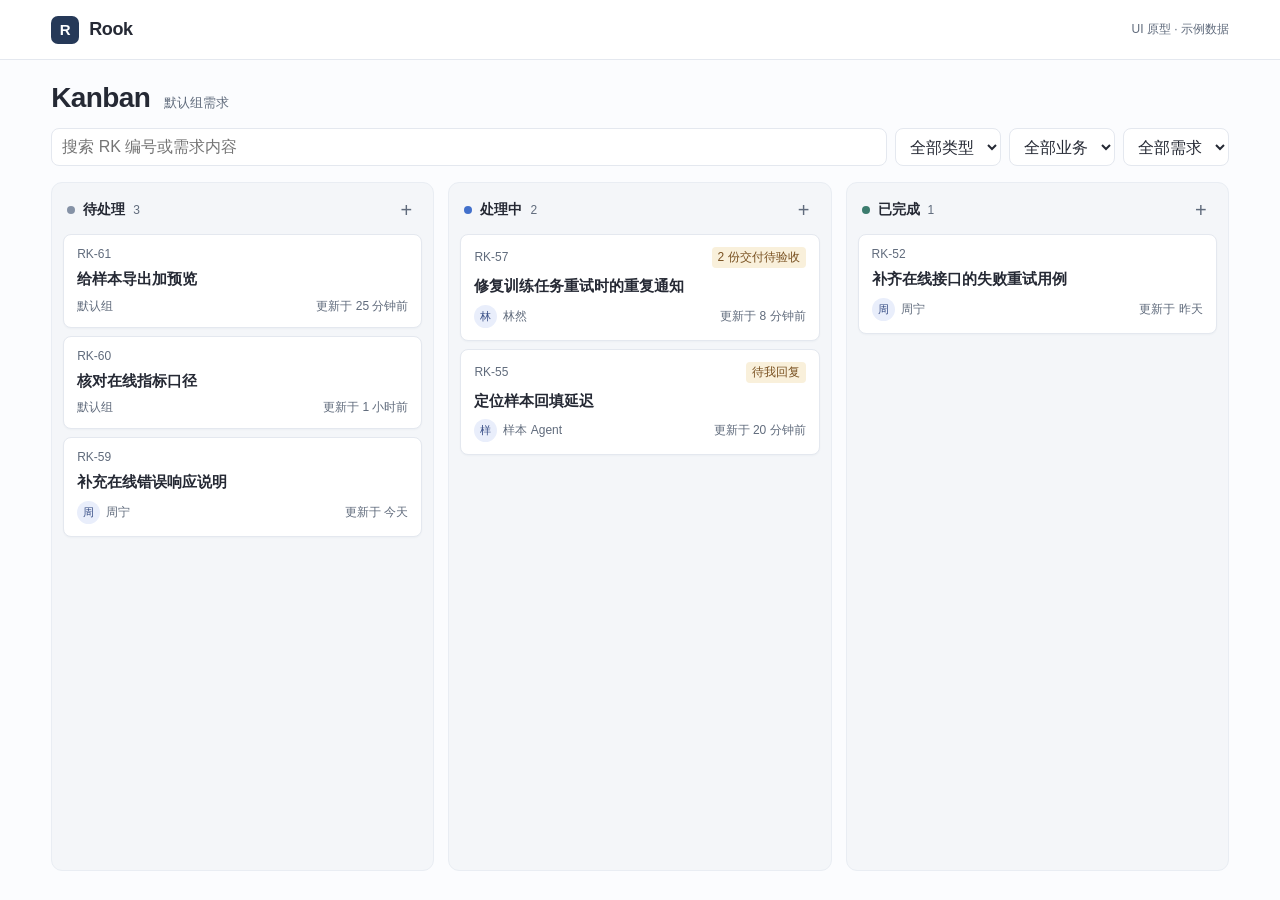
<file: reports/rook-kanban-ui/index.html>
<!doctype html>
<html lang="zh-CN">
<head>
<meta charset="utf-8">
<meta name="viewport" content="width=device-width, initial-scale=1">
<title>Rook Kanban · UI 原型</title>
<style>
:root { color-scheme:light; font-family:Inter,-apple-system,BlinkMacSystemFont,"PingFang SC","Microsoft YaHei",sans-serif; color:#252934; background:#fbfcfe; --muted:#606b7c; --line:#e4e8ef; --blue:#2b57b6; --panel:#f4f6f9; }
* { box-sizing:border-box; } [hidden] { display:none!important; }
body { margin:0; min-width:320px; }
button,input,select,textarea { font:inherit; color:inherit; }
button,input,select,textarea { border:1px solid var(--line); border-radius:8px; background:white; }
button { cursor:pointer; } button:disabled { cursor:default; opacity:.55; }
button:hover:not(:disabled) { border-color:#aebabd; }
:focus-visible { outline:2px solid #315fc5; outline-offset:3px; }
a { color:var(--blue); text-underline-offset:3px; }
h1,h2,h3,p { margin:0; }
.shell { max-width:1440px; margin:auto; min-height:100dvh; }
.top { display:flex; align-items:center; justify-content:space-between; gap:12px; min-height:60px; padding:0 clamp(16px,4vw,56px); border-bottom:1px solid var(--line); background:white; }
.brand { display:inline-flex; align-items:center; gap:10px; font-size:18px; letter-spacing:-.4px; color:inherit; text-decoration:none; font-weight:750; }
.brand-mark { display:grid; place-items:center; width:28px; height:28px; background:#263958; color:white; border-radius:7px; font-size:15px; letter-spacing:0; }
.prototype { color:var(--muted); font-size:12px; }
main { padding:20px clamp(16px,4vw,56px) 16px; }
.board-title { display:flex; flex-wrap:wrap; align-items:baseline; gap:8px 14px; margin-bottom:12px; }
h1 { font-size:28px; letter-spacing:-.6px; line-height:1.3; }
.board-title p,.muted { color:var(--muted); font-size:13px; }
.filters { display:flex; flex-wrap:wrap; gap:8px; margin-bottom:16px; }
.filters input { flex:1 1 220px; min-width:0; }
.filters :is(input,select) { padding:8px 10px; min-height:38px; max-width:100%; }
.columns { display:grid; grid-template-columns:repeat(3,minmax(0,1fr)); gap:14px; align-items:stretch; min-height:calc(100dvh - 211px); }
.column { min-width:0; padding:11px; background:var(--panel); border:1px solid #e9edf3; border-radius:11px; }
.lane-header,.column h2 { display:flex; align-items:center; gap:8px; }
.lane-header { justify-content:space-between; margin:0 0 8px; padding-left:4px; }
.column h2 { font-size:14px; font-weight:650; }
.add-task { width:32px; height:32px; font-size:20px; line-height:1; color:var(--muted); background:transparent; border-color:transparent; }
.dot { width:8px; height:8px; border-radius:50%; background:#8592a6; }
[data-state="处理中"] .dot { background:#4270cb; }
[data-state="已完成"] .dot { background:#3b7c6e; }
.count { font-weight:500; color:var(--muted); font-size:12px; font-variant-numeric:tabular-nums; }
.cards { display:grid; gap:8px; }
.card { display:grid; gap:7px; padding:12px 13px; box-shadow:0 1px 2px #26395809; text-align:left; text-decoration:none; min-width:0; background:white; color:inherit; border:1px solid var(--line); border-radius:8px; }
.card:hover { border-color:#a6b9e1; background:#fdfdff; }
.card-meta,.card-footer { display:flex; flex-wrap:wrap; justify-content:space-between; align-items:baseline; column-gap:8px; row-gap:4px; color:var(--muted); font-size:12px; }
.card-footer { align-items:center; }
.card-person { display:flex; align-items:center; gap:6px; }
.card strong { font-size:15px; line-height:1.5; font-weight:650; overflow-wrap:anywhere; }
.attention { color:#795121; background:#f9f0db; padding:2px 6px; border-radius:4px; }
.empty { color:var(--muted); padding:16px 4px; text-align:center; font-size:13px; }
.detail-bar { display:flex; align-items:center; gap:12px; padding:0 0 14px; font-size:13px; border-bottom:1px solid var(--line); }
.detail-bar .back { flex:none; }
.detail-layout { display:grid; grid-template-columns:minmax(0,1fr) minmax(196px,245px); gap:clamp(18px,4vw,48px); }
.issue { min-width:0; overflow-wrap:anywhere; }
.issue-scroll { padding:22px 3px 4px; }
.issue-scroll > h1 { margin-bottom:14px; }
.issue-scroll > p,.checks { line-height:1.75; font-size:14px; }
.issue-scroll > p { white-space:pre-wrap; }
.checks { margin-top:20px; }
.checks h2,.issue-properties h2,.timeline h2 { font-size:15px; font-weight:650; }
.checks ul { margin:6px 0 0; padding-left:22px; }
.issue-properties { border-inline-start:1px solid var(--line); padding:24px 0 12px 20px; }
.issue-properties dl { display:grid; grid-template-columns:auto minmax(0,1fr); gap:11px 14px; font-size:13px; }
dt { color:var(--muted); } dd { margin:0; }
.timeline { margin-top:26px; }
.events { list-style:none; padding:0; margin:9px 0 13px; }
.events li { padding:10px 0; border-top:1px solid var(--line); }
.event-meta { display:flex; align-items:center; flex-wrap:wrap; gap:5px 8px; font-size:13px; }
.event-meta time { margin-left:auto; color:var(--muted); font-size:12px; }
.avatar { display:grid; place-items:center; width:23px; height:23px; border-radius:50%; font-size:11px; background:#e9eefb; color:#384e86; }
.delivery .avatar { background:#e9f3ee; color:#346857; }
.events p { margin:5px 0 0 31px; font-size:13px; line-height:1.6; }
.delivery-actions { display:flex; align-items:center; flex-wrap:wrap; gap:8px; margin:7px 0 0 31px; font-size:13px; }
.quiet,.primary { padding:5px 9px; font-size:13px; } .primary { background:var(--blue); border-color:var(--blue); color:white; }
.comment { padding:9px; background:white; border:1px solid var(--line); border-radius:9px; }
.comment textarea { width:100%; padding:6px 7px; resize:vertical; min-height:56px; max-height:28dvh; border:0; }
.comment-footer { display:flex; justify-content:flex-end; margin-top:4px; }
.result { color:#336758; }
dialog { width:min(calc(100% - 32px),440px); border:1px solid var(--line); box-shadow:0 12px 42px #27324822; border-radius:12px; padding:20px; color:inherit; }
dialog::backdrop { background:#232a3945; }
dialog header { display:flex; justify-content:space-between; align-items:start; gap:12px; }
dialog h2 { margin:0 0 9px; font-size:17px; } dialog p { line-height:1.65; }
#create-task { width:min(calc(100% - 32px),650px); max-height:calc(100dvh - 24px); padding:0; }
#create-task::backdrop { backdrop-filter:blur(2px); }
.create-content { padding:18px 20px 16px; }
.create-content header { align-items:center; margin-bottom:14px; }
.create-content h2 { margin:0; }
.create-content > :is(input,textarea) { display:block; width:100%; padding:8px; border-color:transparent; }
.create-content > input { font-size:22px; font-weight:650; }
.create-content > textarea { min-height:96px; height:clamp(96px,24dvh,210px); resize:vertical; }
.create-fields { display:flex; gap:8px; align-items:center; flex-wrap:wrap; margin-top:10px; }
.create-fields select { padding:5px 8px; }
.create-footer { display:flex; justify-content:flex-end; padding:12px 20px; border-top:1px solid var(--line); }
@media(min-width:691px) {
  .shell:has(#detail:not([hidden])) { display:flex; flex-direction:column; height:100dvh; }
  .shell:has(#detail:not([hidden])) main,#detail { flex:1; min-height:0; display:flex; flex-direction:column; }
  .detail-layout { flex:1; min-height:0; }
  .issue { display:flex; flex-direction:column; min-height:0; }
  .issue-scroll { flex:1; min-height:0; overflow:auto; }
  .issue-properties { overflow:auto; }
  .comment { margin-top:6px; }
}
@media(max-width:690px) {
  .columns,.detail-layout { grid-template-columns:1fr; }
  .issue-properties { grid-row:1; border-inline-start:0; border-bottom:1px solid var(--line); padding:13px 0; }
}
</style>
</head>
<body>
<div class="shell">
  <header class="top">
    <a class="brand" href="#kanban"><span class="brand-mark" aria-hidden="true">R</span>Rook</a>
    <span class="prototype">UI 原型 · 示例数据</span>
  </header>
  <main>
    <section id="board" aria-labelledby="board-title">
      <header class="board-title"><h1 id="board-title">Kanban</h1><p>默认组需求</p></header>
      <div class="filters" aria-label="需求筛选">
        <input id="search" type="search" aria-label="搜索需求" placeholder="搜索 RK 编号或需求内容">
        <select id="type" aria-label="筛选需求类型"><option value="">全部类型</option><option>功能需求</option><option>Bugfix</option><option>分析</option></select>
        <select id="business" aria-label="筛选业务标签"><option value="">全部业务</option><option>在线</option><option>样本</option><option>训练</option></select>
        <select id="attention" aria-label="筛选当前动作"><option value="">全部需求</option><option>可接单</option><option>待我处理</option></select>
      </div>
      <div class="columns" id="columns"></div>
    </section>
    <section id="detail" aria-label="需求详情" hidden>
      <header class="detail-bar"><a class="back" href="#kanban">← 返回看板</a><span class="muted" id="task-id"></span></header>
      <div class="detail-layout">
        <article class="issue">
          <div class="issue-scroll">
            <h1 id="task-title" tabindex="-1"></h1>
            <p id="description"></p>
            <section class="checks" id="checks" hidden>
              <h2>验收条件</h2>
              <ul id="conditions"></ul>
            </section>
            <section class="timeline" aria-labelledby="timeline-title">
              <h2 id="timeline-title">协作记录</h2>
              <ol class="events" id="events"></ol>
            </section>
          </div>
          <form class="comment" id="comment">
            <textarea id="comment-text" aria-label="留言" placeholder="留下评论…" rows="2" required maxlength="1000"></textarea>
            <div class="comment-footer"><button type="submit" class="primary">发送评论</button></div>
          </form>
        </article>
        <aside class="issue-properties" aria-label="需求属性">
          <h2>需求属性</h2>
          <dl id="properties"></dl>
          <button class="primary" id="claim" hidden>接单</button>
        </aside>
      </div>
    </section>
  </main>
</div>
<dialog id="create-task" aria-labelledby="create-title">
  <form id="create-form">
    <div class="create-content">
      <header>
        <h2 id="create-title">创建需求</h2>
        <button class="quiet" type="button" id="close-create" aria-label="关闭创建需求">关闭</button>
      </header>
      <input name="title" id="create-name" aria-label="需求标题" placeholder="需求标题" required maxlength="120" autofocus>
      <textarea name="description" aria-label="需求描述" placeholder="添加描述…" maxlength="4000"></textarea>
      <div class="create-fields">
        <span class="muted" id="create-state"></span>
        <select name="type" aria-label="需求类型"><option value="">需求类型</option><option>功能需求</option><option>Bugfix</option><option>分析</option></select>
        <select name="business" aria-label="业务标签"><option value="">业务标签</option><option>在线</option><option>样本</option><option>训练</option></select>
      </div>
    </div>
    <div class="create-footer"><button class="primary" type="submit" disabled>创建需求</button></div>
  </form>
</dialog>
<template id="card-template">
  <a class="card"><span class="card-meta"><span class="card-id"></span><span class="attention" hidden></span></span><strong></strong><span class="card-footer"><span class="card-person"><span class="avatar" aria-hidden="true" hidden></span><span class="card-name"></span></span><span class="card-updated"></span></span></a>
</template>
<dialog id="evidence">
  <header><h2 id="evidence-title"></h2><form method="dialog"><button class="quiet">关闭</button></form></header>
  <p id="evidence-body"></p>
</dialog>
<script>
const tasks = [
  {id:61, updated:'25 分钟前', title:'给样本导出加预览', state:'待处理', owner:'默认组', type:'功能需求', business:'样本', hint:'可接单', description:'导出前先显示列名和前十行。预览时保留当前筛选条件。'},
  {id:60, updated:'1 小时前', title:'核对在线指标口径', state:'待处理', owner:'默认组', type:'分析', business:'在线', hint:'可接单', description:'用同一时间窗口对照两份指标报表，记录差异来源。'},
  {id:59, updated:'今天', title:'补充在线错误响应说明', state:'待处理', owner:'周宁', type:'功能需求', business:'在线', hint:'可接单', description:'补充调用方能够采取的处理动作，给出正常和错误响应示例。'},
  {id:57, updated:'8 分钟前', title:'修复训练任务重试时的重复通知', state:'处理中', owner:'林然', claimant:'林然', reviewer:'我', type:'Bugfix', business:'训练', hint:'2 份交付待验收', description:'一次训练任务可能触发多次重试。交付时请附上最终失败和重试成功两种情况的测试结果。', conditions:['最终失败时只发送一次失败通知。','重试成功时只记录日志。'], events:[
    {author:'林然', kind:'接单', time:'09:32', text:'我来排查重试和通知的边界。'},
    {author:'训练 Agent', kind:'提问', time:'09:40', text:'中途失败但随后重试成功时，也需要发通知吗？'},
    {author:'周宁', kind:'回复', time:'09:43', text:'只记录在日志里。失败通知只在最终失败时发。'},
    {author:'林然', kind:'交付 A', time:'10:14', text:'把失败通知移到最终状态回调。', evidence:'两项测试通过。最终失败发送一次通知，重试成功发送零次失败通知。'},
    {author:'训练 Agent', kind:'交付 B', time:'10:21', text:'保留通知位置，在发送前按任务 ID 和最终状态去重。', evidence:'重复触发时最终只发送一次通知。测试报告同时记录了重试成功的场景。'}
  ]},
  {id:55, updated:'20 分钟前', title:'定位样本回填延迟', state:'处理中', owner:'陈夕', claimant:'样本 Agent', reviewer:'我', type:'分析', business:'样本', hint:'待我回复', description:'对照两批样本的回填时间，确定延迟从哪个阶段开始。', events:[
    {author:'样本 Agent', kind:'提问', time:'10:05', text:'对照窗口使用最近两批，还是使用最近一个完整小时？'}
  ]},
  {id:52, updated:'昨天', title:'补齐在线接口的失败重试用例', state:'已完成', owner:'周宁', type:'Bugfix', business:'在线', description:'覆盖连接超时和上游主动关闭两种情况。', events:[
    {author:'周宁', kind:'验收通过', time:'昨天', text:'两种失败场景的测试已通过。'}
  ]}
];
const $ = id => document.getElementById(id);
const states = ['待处理','处理中','已完成'];
let current = null;
let lastCard = null;

function drawBoard() {
  const query = $('search').value.trim().toLowerCase();
  const type = $('type').value;
  const business = $('business').value;
  const action = $('attention').value;
  const matches = task => (!query || ('RK-' + task.id + ' ' + task.title + ' ' + task.description).toLowerCase().includes(query)) &&
    (!type || task.type === type) && (!business || task.business === business) &&
    (!action || (action === '可接单' ? task.hint === '可接单' : task.reviewer === '我' && !!task.hint));
  const visible = tasks.filter(matches);
  $('columns').innerHTML = states.map(state => {
    const items = visible.filter(task => task.state === state);
    return '<section class="column" data-state="' + state + '"><header class="lane-header"><h2><span class="dot" aria-hidden="true"></span>' +
      state + '<span class="count">' + items.length + '</span></h2><button class="add-task" type="button" aria-label="在' + state + '创建需求">+</button></header>' +
      '<div class="cards">' + (items.length ? '' : '<p class="empty">暂无需求</p>') + '</div></section>';
  }).join('');
  for (const lane of $('columns').children) {
    for (const task of visible.filter(task => task.state === lane.dataset.state)) {
      const card = $('card-template').content.firstElementChild.cloneNode(true);
      const person = task.claimant || task.owner;
      card.id = 'card-' + task.id;
      card.href = '#RK-' + task.id;
      card.querySelector('.card-id').textContent = 'RK-' + task.id;
      card.querySelector('strong').textContent = task.title;
      card.querySelector('.card-name').textContent = person;
      const avatar = card.querySelector('.avatar');
      avatar.hidden = person === '默认组';
      avatar.textContent = person[0];
      card.querySelector('.card-updated').textContent = '更新于 ' + task.updated;
      const attention = card.querySelector('.attention');
      attention.hidden = !task.hint || task.hint === '可接单';
      attention.textContent = task.hint || '';
      lane.querySelector('.cards').append(card);
    }
  }
}

function drawDetail(task) {
  current = task;
  $('task-id').textContent = 'RK-' + task.id;
  $('task-title').textContent = task.title;
  $('description').hidden = !task.description;
  $('description').textContent = task.description;
  $('checks').hidden = !task.conditions;
  $('conditions').replaceChildren();
  for (const condition of task.conditions ?? []) {
    const item = document.createElement('li');
    item.textContent = condition;
    $('conditions').append(item);
  }
  $('properties').replaceChildren();
  for (const [name, value] of [['状态',task.state],['归属',task.owner],['接单人',task.claimant],['验收人',task.reviewer],['需求类型',task.type],['业务标签',task.business]]) {
    if (!value) continue;
    const term = document.createElement('dt');
    const text = document.createElement('dd');
    term.textContent = name;
    text.textContent = value;
    $('properties').append(term,text);
  }
  $('claim').hidden = task.hint !== '可接单';
  $('comment').hidden = task.state === '已完成';
  drawEvents(task);
}

function drawEvents(task) {
  const events = $('events');
  events.replaceChildren();
  for (const item of (task.events ?? [])) {
    const li = document.createElement('li');
    li.innerHTML = '<div class="event-meta"><span class="avatar" aria-hidden="true"></span><strong></strong><span class="muted"></span><time></time></div><p></p>';
    li.querySelector('.avatar').textContent = item.author[0];
    li.querySelector('strong').textContent = item.author;
    li.querySelector('.muted').textContent = item.kind;
    li.querySelector('time').textContent = item.time;
    li.querySelector('p').textContent = item.text;
    if (item.evidence) {
      li.className = 'delivery';
      const actions = document.createElement('div');
      actions.className = 'delivery-actions';
      const evidence = document.createElement('button');
      evidence.className = 'quiet';
      evidence.textContent = '查看交付';
      evidence.onclick = () => {
        $('evidence-title').textContent = item.kind;
        $('evidence-body').textContent = item.evidence;
        $('evidence').showModal();
      };
      actions.append(evidence);
      if (item === task.accepted) {
        const accepted = document.createElement('span');
        accepted.className = 'result';
        accepted.textContent = '已通过';
        actions.append(accepted);
      } else if (task.state === '处理中' && task.reviewer === '我') {
        const approve = document.createElement('button');
        approve.className = 'quiet';
        approve.textContent = '选定并通过';
        approve.onclick = () => {
          task.accepted = item;
          task.state = '已完成';
          task.updated = '刚刚';
          task.hint = '';
          task.events.push({author:'我',kind:'验收通过',time:'刚刚',text:'通过' + item.kind + '。其他交付保留在协作记录中。'});
          drawDetail(task);
          $('task-title').focus();
        };
        actions.append(approve);
      }
      li.append(actions);
    }
    events.append(li);
  }
  if (!events.children.length) {
    const li = document.createElement('li');
    li.className = 'muted';
    li.textContent = '暂无协作记录';
    events.append(li);
  }
}

function navigate() {
  const match = /^#RK-(\d+)$/.exec(location.hash);
  const task = match && tasks.find(item => item.id === Number(match[1]));
  $('board').hidden = !!task;
  $('detail').hidden = !task;
  if (task) {
    lastCard = task.id;
    $('comment').reset();
    drawDetail(task);
    document.querySelector('.issue-scroll').scrollTop = 0;
    $('task-title').focus();
    scrollTo(0,0);
  } else {
    current = null;
    drawBoard();
    if (lastCard !== null) ($('card-' + lastCard) ?? $('search')).focus();
  }
}

$('claim').addEventListener('click', () => {
  const task = current;
  task.state = '处理中';
  task.hint = '';
  task.claimant = '我';
  task.updated = '刚刚';
  (task.events ??= []).push({author:'我',kind:'接单',time:'刚刚',text:'开始处理这条需求。'});
  drawDetail(task);
  $('comment-text').focus();
});
$('comment').addEventListener('submit', event => {
  event.preventDefault();
  const text = $('comment-text').value.trim();
  if (!text) return;
  const isReply = current.reviewer === '我' && current.hint === '待我回复';
  (current.events ??= []).push({author:'我',kind:isReply ? '回复' : '评论',time:'刚刚',text});
  if (isReply) current.hint = '';
  current.updated = '刚刚';
  drawEvents(current);
  event.currentTarget.reset();
  $('events').lastElementChild.scrollIntoView({block:'nearest'});
});
const create = $('create-task');
const createForm = $('create-form');
const createName = $('create-name');
const createSubmit = createForm.querySelector('[type="submit"]');
let createState;
let nextId = 62;
$('columns').addEventListener('click', event => {
  const button = event.target.closest('.add-task');
  if (!button) return;
  createState = button.closest('.column').dataset.state;
  $('create-state').textContent = createState;
  createForm.reset();
  createSubmit.disabled = true;
  create.showModal();
});
$('close-create').addEventListener('click', () => create.close());
createName.addEventListener('input', () => {
  createSubmit.disabled = !createName.value.trim();
});
createForm.addEventListener('submit', event => {
  event.preventDefault();
  const fields = new FormData(createForm);
  const title = fields.get('title').trim();
  if (!title) return;
  const task = {
    id: nextId++, title, description: fields.get('description').trim(),
    state: createState, owner:'默认组', updated:'刚刚',
    type: fields.get('type'), business: fields.get('business'),
    hint: createState === '待处理' ? '可接单' : ''
  };
  tasks.unshift(task);
  create.close();
  for (const id of ['search','type','business','attention']) $(id).value = '';
  drawBoard();
  $('card-' + task.id).focus();
});
$('search').addEventListener('input', drawBoard);
for (const id of ['type','business','attention']) $(id).addEventListener('change', drawBoard);
window.addEventListener('hashchange', navigate);
navigate();
</script>
</body>
</html>
</file>
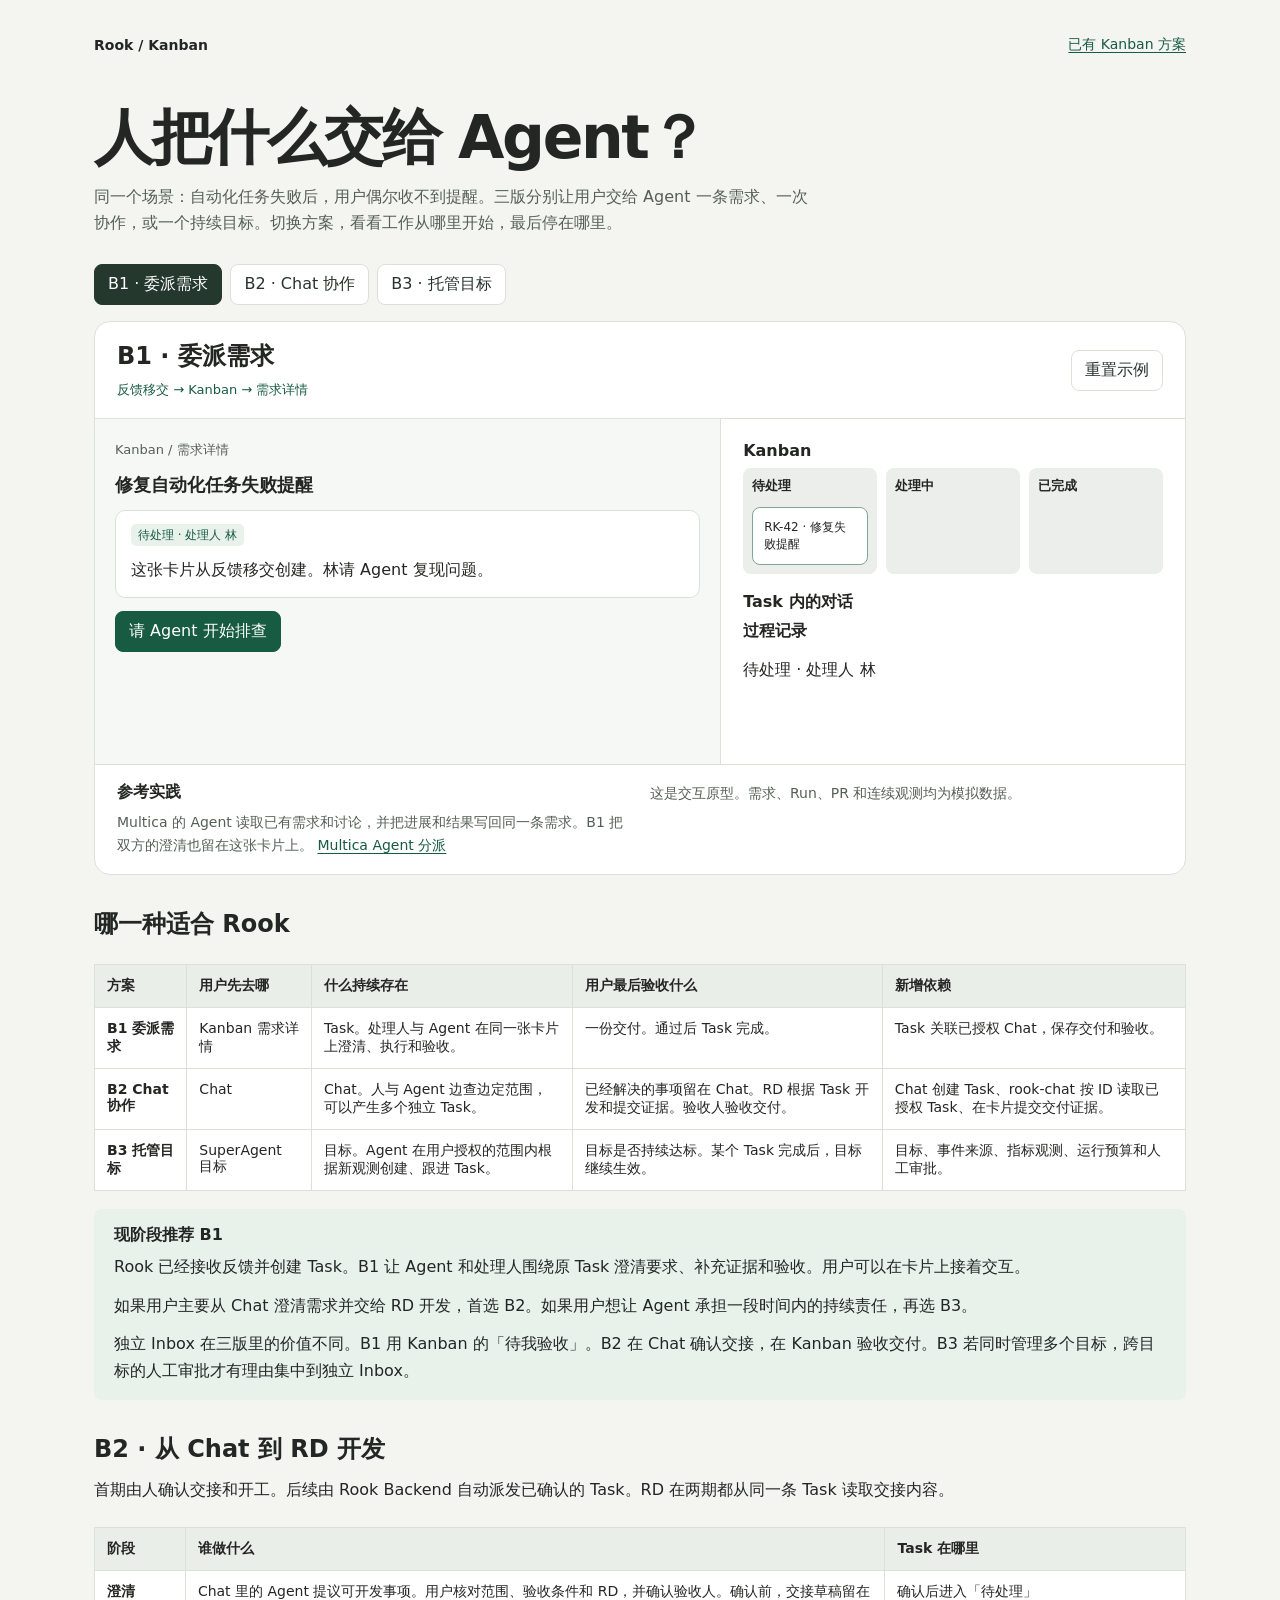
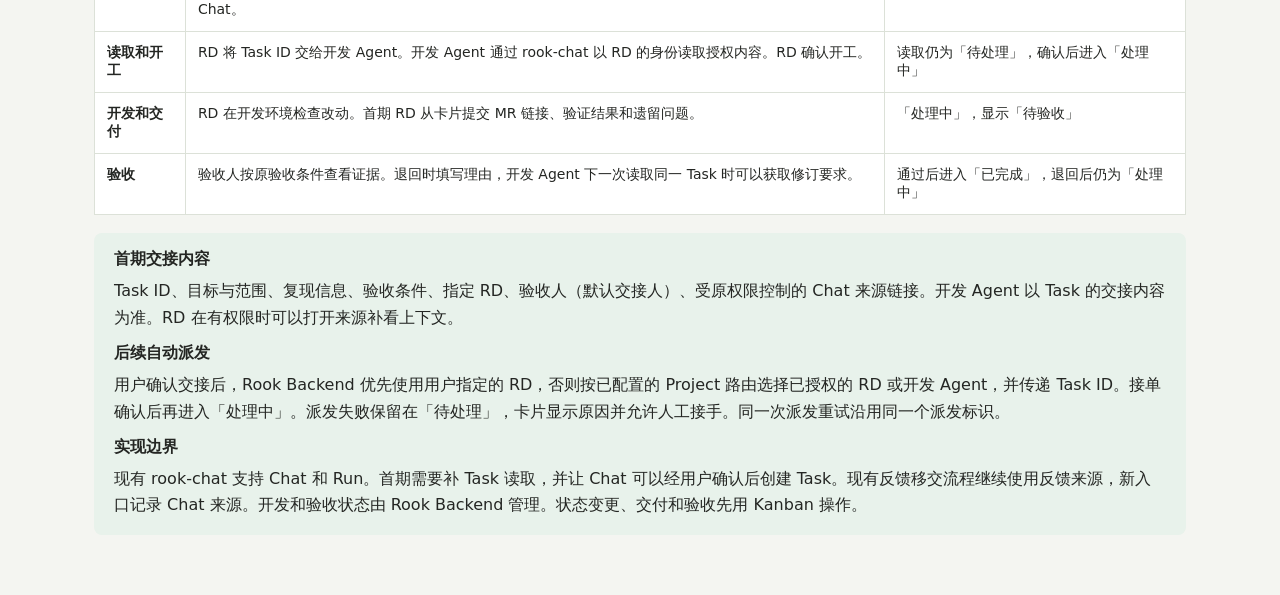
<file: rook-kanban/agent/index.html>
<!doctype html>
<html lang="zh-CN">
<head>
<meta charset="utf-8">
<meta name="viewport" content="width=device-width, initial-scale=1">
<title>Rook · Agent 协作设计</title>
<style>
:root{font-family:Inter,"PingFang SC","Microsoft YaHei",system-ui,sans-serif;color:#242623;background:#f4f5f1;--line:#dce1d8;--muted:#555f57;--accent:#175b43;--tint:#e8f2eb}
*{box-sizing:border-box}body{margin:0}a{color:var(--accent);text-underline-offset:3px}button{font:inherit;cursor:pointer}button:focus-visible,a:focus-visible,summary:focus-visible{outline:3px solid #2e805f;outline-offset:3px}button:disabled{cursor:default;opacity:.65}
main{max-width:1140px;margin:auto;padding:36px 24px 60px}.mast{display:flex;justify-content:space-between;gap:12px;align-items:center;font-size:14px}.brand{font-weight:750}.eyebrow,.meta{color:var(--muted);font-size:13px}h1{font-size:clamp(32px,5vw,60px);line-height:1.1;margin:50px 0 14px;letter-spacing:-.04em}h2{font-size:24px;margin:0 0 7px}h3{font-size:16px;margin:0 0 8px}p{line-height:1.65;margin:0 0 12px}.intro{max-width:720px;color:var(--muted)}nav{display:flex;flex-wrap:wrap;gap:8px;margin:27px 0 16px}nav button,.reset,.secondary{background:#fff;color:#27332c;border:1px solid var(--line);border-radius:8px;padding:9px 13px}nav button[aria-pressed=true]{background:#24382e;color:#fff;border-color:#24382e}.frame{background:#fff;border:1px solid var(--line);border-radius:16px;overflow:hidden}.toolbar{display:flex;justify-content:space-between;align-items:center;gap:12px;padding:18px 22px;border-bottom:1px solid var(--line)}.toolbar p{margin:0}.stage{display:grid;grid-template-columns:minmax(0,1.35fr) minmax(290px,1fr);min-height:345px}.workspace{background:#f6f8f5;padding:20px;border-right:1px solid var(--line)}.detail{padding:22px}.board-filter{display:flex;gap:8px;margin-bottom:10px}.board-filter button{padding:5px 8px;font-size:12px}.board-filter button[aria-pressed=true]{border-color:#82a697;background:var(--tint);color:var(--accent)}.board{display:grid;grid-template-columns:repeat(3,minmax(0,1fr));gap:9px}.lane{background:#ebeeea;border-radius:8px;padding:9px;min-height:190px}.lane h3{font-size:13px;margin-bottom:12px}.card,.row{background:white;border:1px solid var(--line);border-radius:8px;padding:11px;font-size:14px;overflow-wrap:anywhere}.selected{border-color:#82a697}.card .meta{font-size:11px;margin-bottom:5px}.rows{display:grid;gap:8px}.row{display:flex;justify-content:space-between;align-items:center;gap:10px}.row span:last-child{text-align:right}.state{display:inline-block;padding:3px 7px;border-radius:5px;background:var(--tint);color:var(--accent);font-size:12px;line-height:1.4}.state.wait{background:#f8ead3;color:#70410c}.state.muted{background:#edf0ec;color:#505b53}.list{list-style:none;margin:0;padding:0}.list li{padding:10px 0;border-bottom:1px solid var(--line)}.list li:last-child{border-bottom:0}.detail .primary,.detail .secondary{margin:8px 6px 0 0}.primary{border:1px solid var(--accent);border-radius:8px;padding:9px 13px;background:var(--accent);color:#fff}.activity{margin-top:17px}.activity summary{cursor:pointer;color:var(--accent);font-size:14px}.activity ul{font-size:13px;padding-left:19px}.notes{display:grid;grid-template-columns:1fr 1fr;gap:20px;padding:17px 22px;border-top:1px solid var(--line)}.notes p{font-size:14px;margin:0;color:var(--muted)}.decision{margin-top:33px}.overflow{overflow-x:auto}table{border-collapse:collapse;width:100%;margin:12px 0 18px;background:#fff;font-size:14px}th,td{text-align:left;padding:12px;border:1px solid var(--line);vertical-align:top}thead{background:#e9eee8}.recommend{padding:16px 20px;background:var(--tint);border-radius:8px}.recommend p:last-child,.detail p:last-child{margin-bottom:0}.source{font-size:13px}.notice{padding:14px 22px;border-top:1px solid var(--line);font-size:13px;color:var(--muted);margin:0}
@media(max-width:720px){main{padding:23px 15px 36px}.stage{grid-template-columns:1fr}.workspace{border-right:0;border-bottom:1px solid var(--line);padding:12px}.lane{min-height:140px}.detail,.toolbar,.notes{padding:15px}.notes{gap:12px;grid-template-columns:1fr}.card{padding:8px}.toolbar{align-items:flex-start}.mast{font-size:12px}h1{margin-top:32px}}
</style>
<style>
.route{font-size:13px;color:var(--accent);margin-bottom:10px}.workspace h3{font-size:18px}.workspace .rows{margin-top:14px}.chat{margin:13px 0;padding:13px 15px;border-radius:10px;background:white;border:1px solid var(--line)}.chat p{margin:3px 0 0}.workspace .state{margin-bottom:8px}.decision h2{margin-bottom:12px}.context{margin-bottom:18px}.context .lane{min-height:95px}.context .card{font-size:12px}.context .lane h3{font-size:13px}.context progress{width:100%;accent-color:var(--accent)}.context .chat{font-size:14px}.finish{margin-top:12px;padding:12px;border-radius:8px;background:var(--tint);font-size:14px}
</style>
</head>
<body>
<main>
<div class="mast"><span class="brand">Rook / Kanban</span><a href="../">已有 Kanban 方案</a></div>
<h1>人把什么交给 Agent？</h1>
<p class="intro">同一个场景：自动化任务失败后，用户偶尔收不到提醒。三版分别让用户交给 Agent 一条需求、一次协作，或一个持续目标。切换方案，看看工作从哪里开始，最后停在哪里。</p>
<nav aria-label="选择方案">
<button type="button" data-model="task" aria-pressed="true">B1 · 委派需求</button>
<button type="button" data-model="chat" aria-pressed="false">B2 · Chat 协作</button>
<button type="button" data-model="goal" aria-pressed="false">B3 · 托管目标</button>
</nav>
<div class="frame" id="demo"></div>

<section class="decision">
<h2>哪一种适合 Rook</h2>
<div class="overflow">
<table>
<thead><tr><th scope="col">方案</th><th scope="col">用户先去哪</th><th scope="col">什么持续存在</th><th scope="col">用户最后验收什么</th><th scope="col">新增依赖</th></tr></thead>
<tbody>
<tr><th scope="row">B1 委派需求</th><td>Kanban 需求详情</td><td>Task。处理人与 Agent 在同一张卡片上澄清、执行和验收。</td><td>一份交付。通过后 Task 完成。</td><td>Task 关联已授权 Chat，保存交付和验收。</td></tr>
<tr><th scope="row">B2 Chat 协作</th><td>Chat</td><td>Chat。人与 Agent 边查边定范围，可以产生多个独立 Task。</td><td>已经解决的事项留在 Chat。RD 根据 Task 开发和提交证据。验收人验收交付。</td><td>Chat 创建 Task、rook-chat 按 ID 读取已授权 Task、在卡片提交交付证据。</td></tr>
<tr><th scope="row">B3 托管目标</th><td>SuperAgent 目标</td><td>目标。Agent 在用户授权的范围内根据新观测创建、跟进 Task。</td><td>目标是否持续达标。某个 Task 完成后，目标继续生效。</td><td>目标、事件来源、指标观测、运行预算和人工审批。</td></tr>
</tbody>
</table>
</div>
<div class="recommend"><h3>现阶段推荐 B1</h3><p>Rook 已经接收反馈并创建 Task。B1 让 Agent 和处理人围绕原 Task 澄清要求、补充证据和验收。用户可以在卡片上接着交互。</p><p>如果用户主要从 Chat 澄清需求并交给 RD 开发，首选 B2。如果用户想让 Agent 承担一段时间内的持续责任，再选 B3。</p><p>独立 Inbox 在三版里的价值不同。B1 用 Kanban 的「待我验收」。B2 在 Chat 确认交接，在 Kanban 验收交付。B3 若同时管理多个目标，跨目标的人工审批才有理由集中到独立 Inbox。</p></div>
</section>
<section class="decision" id="dispatch">
<h2>B2 · 从 Chat 到 RD 开发</h2>
<p>首期由人确认交接和开工。后续由 Rook Backend 自动派发已确认的 Task。RD 在两期都从同一条 Task 读取交接内容。</p>
<div class="overflow">
<table>
<thead><tr><th scope="col">阶段</th><th scope="col">谁做什么</th><th scope="col">Task 在哪里</th></tr></thead>
<tbody>
<tr><th scope="row">澄清</th><td>Chat 里的 Agent 提议可开发事项。用户核对范围、验收条件和 RD，并确认验收人。确认前，交接草稿留在 Chat。</td><td>确认后进入「待处理」</td></tr>
<tr><th scope="row">读取和开工</th><td>RD 将 Task ID 交给开发 Agent。开发 Agent 通过 rook-chat 以 RD 的身份读取授权内容。RD 确认开工。</td><td>读取仍为「待处理」，确认后进入「处理中」</td></tr>
<tr><th scope="row">开发和交付</th><td>RD 在开发环境检查改动。首期 RD 从卡片提交 MR 链接、验证结果和遗留问题。</td><td>「处理中」，显示「待验收」</td></tr>
<tr><th scope="row">验收</th><td>验收人按原验收条件查看证据。退回时填写理由，开发 Agent 下一次读取同一 Task 时可以获取修订要求。</td><td>通过后进入「已完成」，退回后仍为「处理中」</td></tr>
</tbody>
</table>
</div>
<div class="recommend">
<h3>首期交接内容</h3>
<p>Task ID、目标与范围、复现信息、验收条件、指定 RD、验收人（默认交接人）、受原权限控制的 Chat 来源链接。开发 Agent 以 Task 的交接内容为准。RD 在有权限时可以打开来源补看上下文。</p>
<h3>后续自动派发</h3>
<p>用户确认交接后，Rook Backend 优先使用用户指定的 RD，否则按已配置的 Project 路由选择已授权的 RD 或开发 Agent，并传递 Task ID。接单确认后再进入「处理中」。派发失败保留在「待处理」，卡片显示原因并允许人工接手。同一次派发重试沿用同一个派发标识。</p>
<h3>实现边界</h3>
<p>现有 rook-chat 支持 Chat 和 Run。首期需要补 Task 读取，并让 Chat 可以经用户确认后创建 Task。现有反馈移交流程继续使用反馈来源，新入口记录 Chat 来源。开发和验收状态由 Rook Backend 管理。状态变更、交付和验收先用 Kanban 操作。</p>
</div>
</section>
</main>
<script>
const variants = {
  task: {
    title:'B1 · 委派需求',
    route:'反馈移交 → Kanban → 需求详情',
    reason:'Multica 的 Agent 读取已有需求和讨论，并把进展和结果写回同一条需求。B1 把双方的澄清也留在这张卡片上。',
    source:'<a href="https://multica.ai/docs/assigning-issues">Multica Agent 分派</a>',
    steps:[
      ['Kanban / 需求详情','修复自动化任务失败提醒','待处理 · 处理人 林','这张卡片从反馈移交创建。林请 Agent 复现问题。','请 Agent 开始排查'],
      ['Kanban / 需求详情','修复自动化任务失败提醒','等林澄清 · Agent 提问','Agent 发现同一个任务可能重试多次，主动问林是否需要每次失败都发提醒。','回复：最终失败只发一次'],
      ['Kanban / 需求详情','修复自动化任务失败提醒','待验收 · 最近 Run #2','Agent 根据林的回复修复重试路径，提交模拟 PR #248 和回归证据。','追问：超时后重试成功会提醒吗？'],
      ['Kanban / 需求详情','修复自动化任务失败提醒','待验收 · 最近 Run #3','Agent 回复「重试成功不提醒」，并补充该场景的回归结果。林在原 Task 上查看证据。','通过验收'],
      ['Kanban / 需求详情','修复自动化任务失败提醒','已完成 · 林通过验收','Rook 在 Task 上保存双方对话、交付证据和验收结果。','']
    ],
    finish:'林验收的是这一次修复。这条 Task 已完成。'
  },
  chat: {
    title:'B2 · Chat 协作',
    route:'Chat → Task → rook-chat → RD 开发 → 验收',
    reason:'Buzz 把人与 Agent 的讨论保留在同一个 thread。应用到 Rook，人的判断和 Agent 的调查都留在 Chat，需要交给团队的事项再进入 Kanban。',
    source:'<a href="https://github.com/block/buzz-app/blob/main/docs/channels.md">Buzz 频道与 thread</a>',
    steps:[
      ['Chat / 排查失败提醒','为什么失败后没收到提醒？','林问 Agent','「帮我看两次失败提醒遗漏是不是同一个原因。」林先在 Chat 里和 Agent 排查。','查看 Agent 排查结果'],
      ['Chat / 排查失败提醒','已找到两种原因','Agent 回复','一次提醒被用户静默，Agent 已解释；另一次重试路径确实漏发。Agent 建议把漏发问题交给通知维护者。','选择「修复重试路径漏发」'],
      ['Chat / 创建需求','修复重试路径漏发','交接预览 · 等林确认','Agent 拟定复现条件、目标和验收条件。林指定 RD 并确认交接内容。','确认交接给 RD'],
      ['Kanban / 需求详情','修复重试路径漏发','RK-57 · 待处理','RD 收到 Task ID，在自己的开发环境中让开发 Agent 用 rook-chat 读取交接。','模拟 RD 读取并确认开工'],
      ['RD 开发环境','修复重试路径漏发','RK-57 · 处理中','开发 Agent 根据 Task 的验收条件开发。RD 完成回归，在卡片提交模拟 MR #57 和验证结果。','模拟 RD 提交交付'],
      ['Kanban / 需求详情','修复重试路径漏发','RK-57 · 待验收','林检查 MR 和两条回归结果：最终失败只通知一次，重试成功不通知。','通过验收'],
      ['Kanban / 需求详情','修复重试路径漏发','RK-57 · 已完成','Rook 保存交付证据和验收结果。原 Chat 可以沿 Task 链接查看结果。','']
    ],
    finish:'Chat 澄清了问题，RD 从 Task 读取并完成开发，林验收了交付。'
  },
  goal: {
    title:'B3 · 托管目标',
    route:'SuperAgent → 授权目标 → 按观测推进',
    reason:'Multica 可以按条件唤醒已有需求。这一版进一步用 Rook 规划中的 SuperAgent 持续跟进目标，由 Agent 根据新观测决定是否创建需求。',
    source:'<a href="https://multica.ai/docs/issue-wakeups">Multica 唤醒规则</a>',
    steps:[
      ['SuperAgent / 新目标','连续 7 天核对失败提醒','等待授权 · 范围：指定任务组','每天核对失败事件和提醒记录。发现漏发时创建 Task 并提交修复建议。发布仍由林批准。','授权托管 7 天'],
      ['SuperAgent / 目标记录','连续 7 天核对失败提醒','第 2 天 · 发现漏发','Agent 匹配到一条缺少提醒的失败事件，创建 Task RK-61 并提交模拟修复证据。','批准发布并查看后续观测'],
      ['SuperAgent / 目标记录','连续 7 天核对失败提醒','第 3 天 · 目标仍在运行','Task RK-61 已完成。Agent 在后续观测中核对新的失败事件是否产生提醒。','查看第 7 天结果'],
      ['SuperAgent / 目标记录','连续 7 天核对失败提醒','托管到期 · 等待结果确认','模拟结果显示修复后未发现新漏发。林可以结束本轮托管。','确认结果并结束托管'],
      ['SuperAgent / 目标记录','连续 7 天核对失败提醒','托管已结束','Rook 保存每次观测和生成的 Task。','']
    ],
    finish:'林验收的是七天托管结果。修复 Task 只是目标期间的一次交付。'
  }
};

let model = 'task';
let step = 0;
const demo = document.getElementById('demo');
const buttons = [...document.querySelectorAll('[data-model]')];

function context() {
  if(model==='task') {
    const column = step === 0 ? 0 : step === 4 ? 2 : 1;
    const messages = [
      ['林','请复现失败提醒遗漏。'],
      ['Agent','同一个任务重试多次，每次失败都要发提醒吗？'],
      ['林','最终失败只发一次。'],
      ['Agent','模拟 PR #248 已提交。连续重试最终失败只发一次。'],
      ['林','超时后重试成功会提醒吗？'],
      ['Agent','重试成功不会提醒，我补上了这条回归证据。']
    ];
    return '<h3>Kanban</h3><div class="board context">'+['待处理','处理中','已完成'].map((lane,index)=>
      '<section class="lane"><h3>'+lane+'</h3>'+(index===column?'<div class="card selected">RK-42 · 修复失败提醒</div>':'')+'</section>').join('')+'</div>'
      +'<h3>Task 内的对话</h3>'+messages.slice(0,[0,2,4,6,6][step]).map(([actor,message])=>
        '<div class="chat"><span class="meta">'+actor+'</span><p>'+message+'</p></div>').join('');
  }
  if(model==='chat') {
    return '<h3>Chat 里的调查</h3><div class="context"><div class="chat"><span class="meta">林</span><p>两次失败提醒遗漏是同一个原因吗？</p></div>'
      +(step>0?'<div class="chat"><span class="meta">Agent</span><p>静默符合预期。重试路径漏发需要通知维护者处理。</p></div>':'')
      +(step>=3?'<div class="row"><span>RK-57 · 修复重试路径漏发</span><strong>'+['待处理','处理中','待验收','已完成'][step-3]+'</strong></div>':'')+'</div>';
  }
  const day = [0,2,3,7,7][step];
  return '<h3>目标的观测和需求</h3><div class="context"><p class="meta">已观测 '+day+' / 7 天</p><progress aria-label="观测天数" max="7" value="'+day+'"></progress>'
    +(step>0?'<div class="row"><span>RK-61 · 修复漏发</span><strong>'+(step===1?'待批准发布':'已完成')+'</strong></div>':'')+'</div>';
}

function render(focus) {
  const selected = variants[model];
  const [where,title,state,description,action] = selected.steps[step];
  demo.innerHTML =
    '<div class="toolbar"><div><h2>'+selected.title+'</h2><p class="route">'+selected.route+'</p></div><button type="button" class="reset" id="reset">重置示例</button></div>'
    +'<div class="stage"><section class="workspace"><p class="eyebrow">'+where+'</p><h3>'+title+'</h3><div class="chat"><span class="state">'+state+'</span><p>'+description+'</p></div>'
    +(action?'<button type="button" class="primary" id="action">'+action+'</button>':'<p class="finish" id="finish" tabindex="-1">'+selected.finish+'</p>')+'</section>'
    +'<section class="detail">'+context()+'<h3>过程记录</h3><ol class="list">'+selected.steps.slice(0,step+1).map(item=>'<li>'+item[2]+'</li>').join('')+'</ol></section></div>'
    +'<div class="notes"><div><h3>参考实践</h3><p>'+selected.reason+' '+selected.source+'</p></div><p>这是交互原型。需求、Run、PR 和连续观测均为模拟数据。</p></div>';
  document.getElementById('reset').onclick = () => {step=0; render('reset');};
  const next = document.getElementById('action');
  if(next) next.onclick = () => {step++; render('action');};
  if(focus) (document.getElementById(focus) || document.getElementById('finish')).focus();
}
for(const button of buttons) {
  button.onclick = () => {
    model=button.dataset.model;
    step=0;
    for(const option of buttons) option.setAttribute('aria-pressed', String(option===button));
    render();
  };
}
render();
</script>
</body>
</html>
</file>
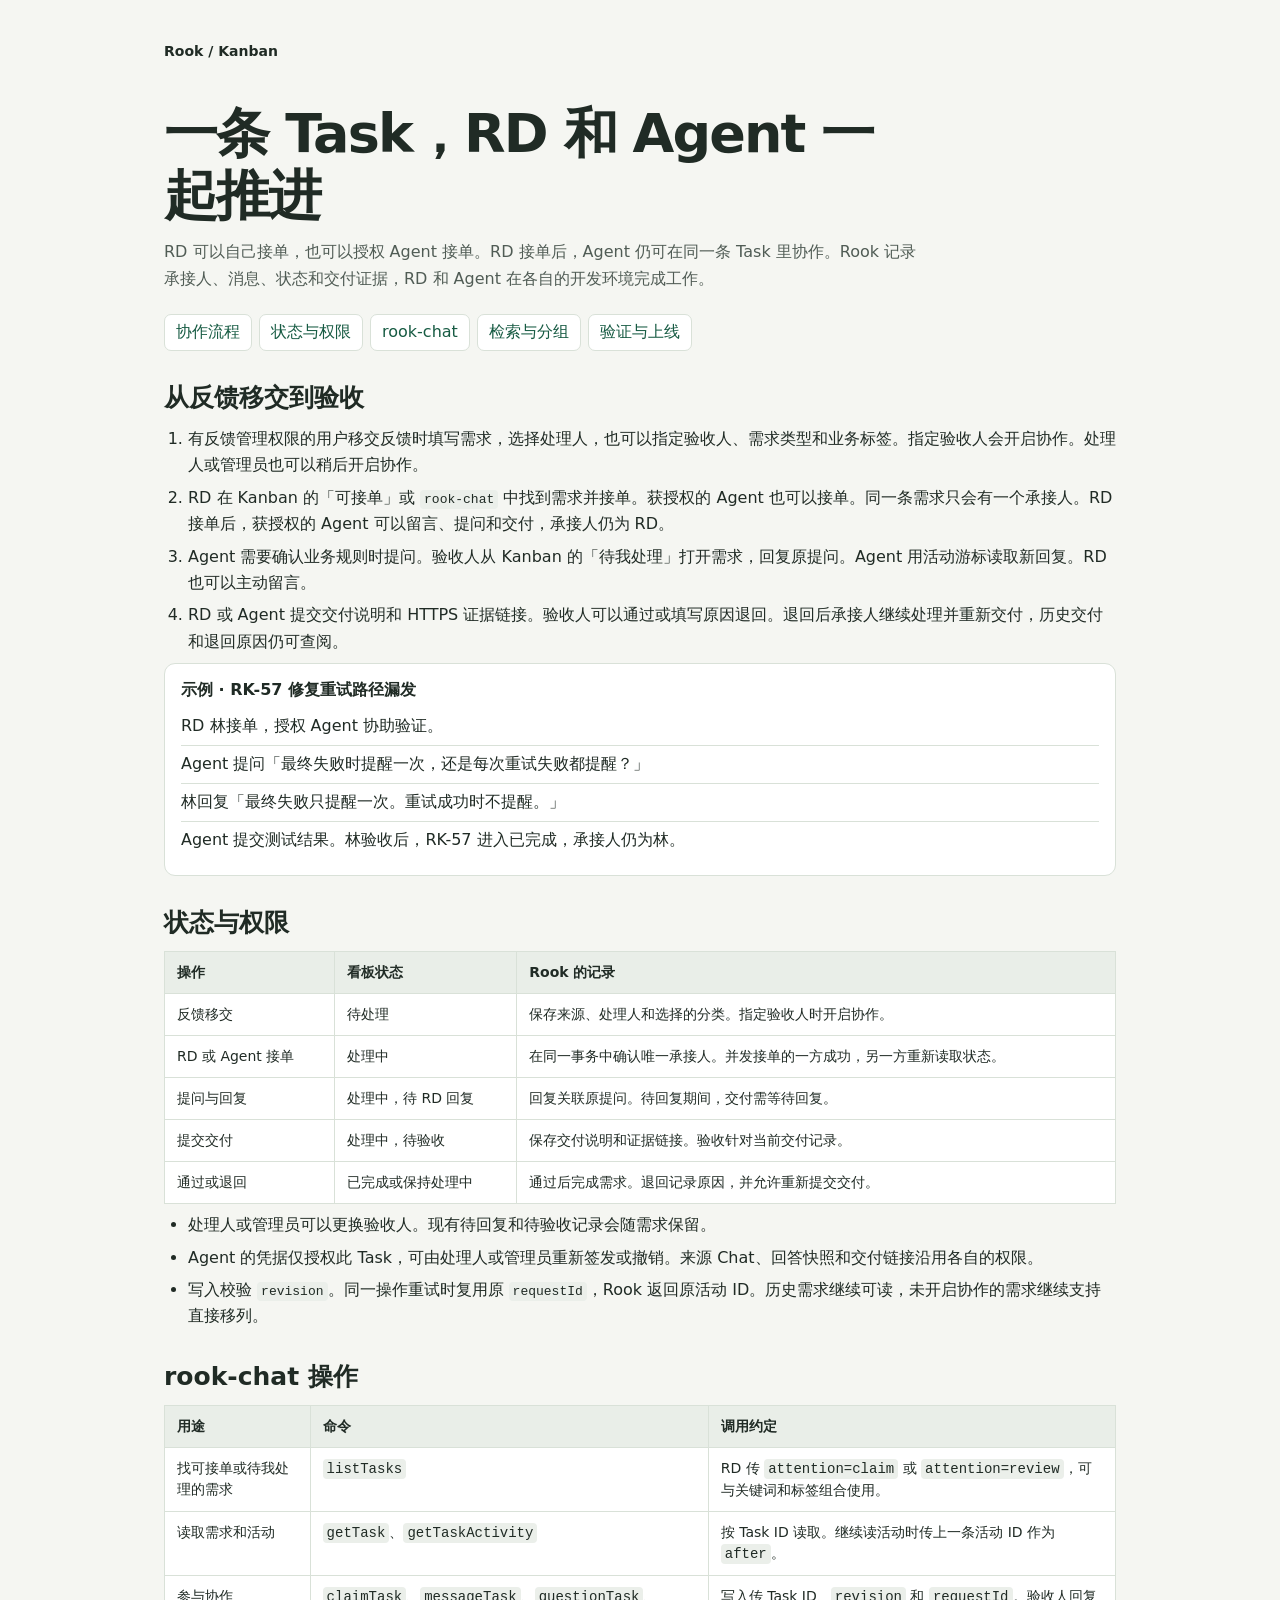
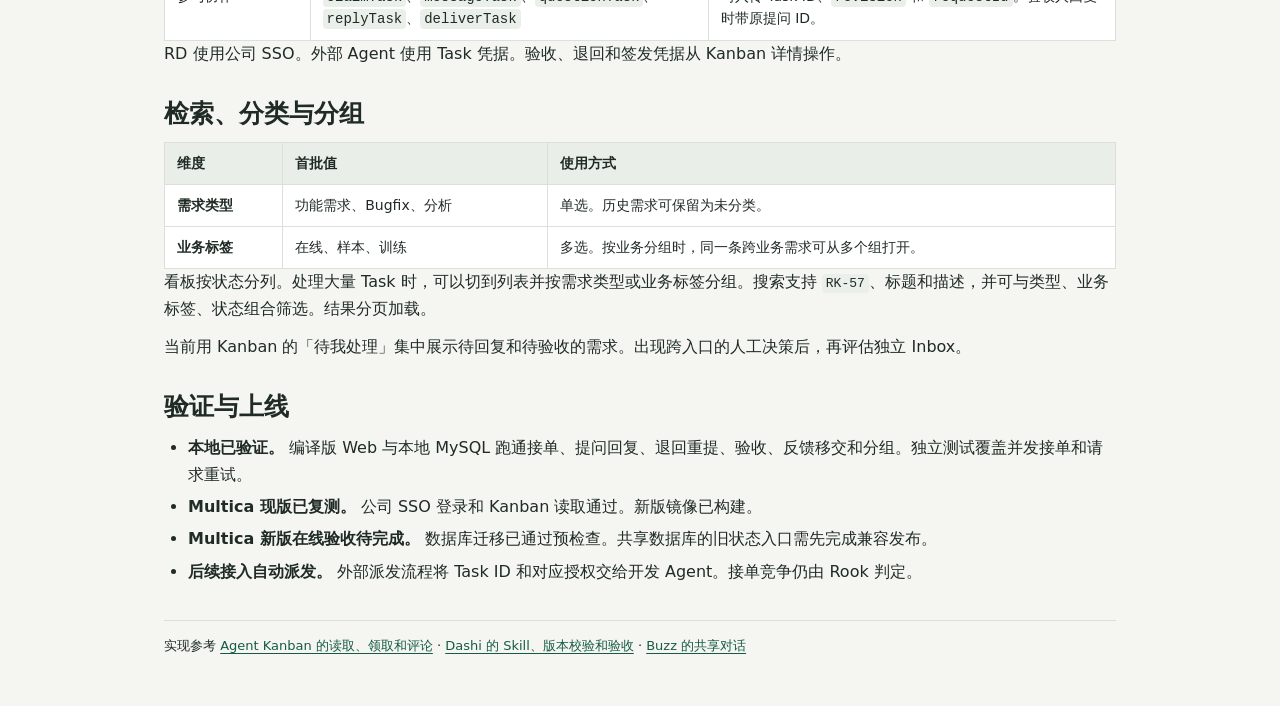
<file: rook-kanban/collaboration/index.html>
<!doctype html>
<html lang="zh-CN">
<head>
<meta charset="utf-8">
<meta name="viewport" content="width=device-width, initial-scale=1">
<title>Rook · Task 协作最终方案</title>
<style>
:root{font-family:Inter,"PingFang SC","Microsoft YaHei",system-ui,sans-serif;color:#202b25;background:#f5f6f2;--line:#d9e1d8;--green:#175b43;--muted:#505c55}
*{box-sizing:border-box}body{margin:0}main{max-width:1000px;padding:40px 24px 55px;margin:auto}header{max-width:760px}a{color:var(--green);text-underline-offset:3px}a:focus-visible{outline:2px solid var(--green);outline-offset:3px}.brand{font-size:14px;font-weight:700}.intro,.quiet{color:var(--muted)}h1{font-size:clamp(31px,5.7vw,54px);letter-spacing:-.035em;line-height:1.15;margin:40px 0 12px}h2{font-size:25px;margin:0 0 12px}h3{font-size:16px;margin:0 0 7px}p,li{line-height:1.65}p{margin:0 0 12px}li{margin-bottom:6px}section{margin-top:30px;scroll-margin-top:14px}nav{display:flex;flex-wrap:wrap;gap:7px;margin-top:22px}nav a{border:1px solid var(--line);background:#fff;border-radius:7px;padding:7px 11px;text-decoration:none}.grid{display:grid;grid-template-columns:minmax(240px,.85fr) minmax(0,1.15fr);gap:12px}.panel{background:white;border:1px solid var(--line);border-radius:11px;padding:16px}.row{padding:8px 0;border-bottom:1px solid var(--line)}.row:last-child{border-bottom:0}.chip{display:inline-block;font-size:13px;border-radius:5px;margin:0 4px 6px 0;padding:3px 7px;background:#e5efe8;color:var(--green)}.chip.wait{background:#faedda;color:#654210}.wide{overflow-x:auto}table{border-collapse:collapse;width:100%;font-size:14px;background:#fff}th,td{text-align:left;padding:10px 12px;vertical-align:top;border:1px solid var(--line);line-height:1.5}thead{background:#e9eee8}code{border-radius:4px;background:#ebefea;padding:2px 4px;overflow-wrap:anywhere}footer{margin-top:35px;padding-top:16px;border-top:1px solid var(--line);font-size:13px}.note{background:#e7f1ea;border-radius:9px;padding:13px 15px}ol,ul{padding-left:24px;margin:8px 0}
@media(max-width:660px){main{padding:24px 14px 35px}.grid{grid-template-columns:1fr}h1{margin-top:28px}th,td{padding:8px}}
</style>
</head>
<body><main>
<header>
<p class="brand">Rook / Kanban</p>
<h1>一条 Task，RD 和 Agent 一起推进</h1>
<p class="intro">RD 可以自己接单，也可以授权 Agent 接单。RD 接单后，Agent 仍可在同一条 Task 里协作。Rook 记录承接人、消息、状态和交付证据，RD 和 Agent 在各自的开发环境完成工作。</p>
<nav aria-label="目录"><a href="#flow">协作流程</a><a href="#state">状态与权限</a><a href="#contract">rook-chat</a><a href="#taxonomy">检索与分组</a><a href="#acceptance">验证与上线</a></nav>
</header>

<section id="flow">
<h2>从反馈移交到验收</h2>
<ol>
<li>有反馈管理权限的用户移交反馈时填写需求，选择处理人，也可以指定验收人、需求类型和业务标签。指定验收人会开启协作。处理人或管理员也可以稍后开启协作。</li>
<li>RD 在 Kanban 的「可接单」或 <code>rook-chat</code> 中找到需求并接单。获授权的 Agent 也可以接单。同一条需求只会有一个承接人。RD 接单后，获授权的 Agent 可以留言、提问和交付，承接人仍为 RD。</li>
<li>Agent 需要确认业务规则时提问。验收人从 Kanban 的「待我处理」打开需求，回复原提问。Agent 用活动游标读取新回复。RD 也可以主动留言。</li>
<li>RD 或 Agent 提交交付说明和 HTTPS 证据链接。验收人可以通过或填写原因退回。退回后承接人继续处理并重新交付，历史交付和退回原因仍可查阅。</li>
</ol>
<div class="panel" aria-label="Task 协作示例">
<h3>示例 · RK-57 修复重试路径漏发</h3>
<div class="row">RD 林接单，授权 Agent 协助验证。</div>
<div class="row">Agent 提问「最终失败时提醒一次，还是每次重试失败都提醒？」</div>
<div class="row">林回复「最终失败只提醒一次。重试成功时不提醒。」</div>
<div class="row">Agent 提交测试结果。林验收后，RK-57 进入已完成，承接人仍为林。</div>
</div>
</section>

<section id="state">
<h2>状态与权限</h2>
<div class="wide"><table>
<thead><tr><th scope="col">操作</th><th scope="col">看板状态</th><th scope="col">Rook 的记录</th></tr></thead>
<tbody>
<tr><td>反馈移交</td><td>待处理</td><td>保存来源、处理人和选择的分类。指定验收人时开启协作。</td></tr>
<tr><td>RD 或 Agent 接单</td><td>处理中</td><td>在同一事务中确认唯一承接人。并发接单的一方成功，另一方重新读取状态。</td></tr>
<tr><td>提问与回复</td><td>处理中，待 RD 回复</td><td>回复关联原提问。待回复期间，交付需等待回复。</td></tr>
<tr><td>提交交付</td><td>处理中，待验收</td><td>保存交付说明和证据链接。验收针对当前交付记录。</td></tr>
<tr><td>通过或退回</td><td>已完成或保持处理中</td><td>通过后完成需求。退回记录原因，并允许重新提交交付。</td></tr>
</tbody>
</table></div>
<ul>
<li>处理人或管理员可以更换验收人。现有待回复和待验收记录会随需求保留。</li>
<li>Agent 的凭据仅授权此 Task，可由处理人或管理员重新签发或撤销。来源 Chat、回答快照和交付链接沿用各自的权限。</li>
<li>写入校验 <code>revision</code>。同一操作重试时复用原 <code>requestId</code>，Rook 返回原活动 ID。历史需求继续可读，未开启协作的需求继续支持直接移列。</li>
</ul>
</section>

<section id="contract">
<h2>rook-chat 操作</h2>
<div class="wide"><table>
<thead><tr><th scope="col">用途</th><th scope="col">命令</th><th scope="col">调用约定</th></tr></thead>
<tbody>
<tr><td>找可接单或待我处理的需求</td><td><code>listTasks</code></td><td>RD 传 <code>attention=claim</code> 或 <code>attention=review</code>，可与关键词和标签组合使用。</td></tr>
<tr><td>读取需求和活动</td><td><code>getTask</code>、<code>getTaskActivity</code></td><td>按 Task ID 读取。继续读活动时传上一条活动 ID 作为 <code>after</code>。</td></tr>
<tr><td>参与协作</td><td><code>claimTask</code>、<code>messageTask</code>、<code>questionTask</code>、<code>replyTask</code>、<code>deliverTask</code></td><td>写入传 Task ID、<code>revision</code> 和 <code>requestId</code>。验收人回复时带原提问 ID。</td></tr>
</tbody>
</table></div>
<p>RD 使用公司 SSO。外部 Agent 使用 Task 凭据。验收、退回和签发凭据从 Kanban 详情操作。</p>
</section>

<section id="taxonomy">
<h2>检索、分类与分组</h2>
<div class="wide"><table>
<thead><tr><th scope="col">维度</th><th scope="col">首批值</th><th scope="col">使用方式</th></tr></thead>
<tbody>
<tr><th scope="row">需求类型</th><td>功能需求、Bugfix、分析</td><td>单选。历史需求可保留为未分类。</td></tr>
<tr><th scope="row">业务标签</th><td>在线、样本、训练</td><td>多选。按业务分组时，同一条跨业务需求可从多个组打开。</td></tr>
</tbody>
</table></div>
<p>看板按状态分列。处理大量 Task 时，可以切到列表并按需求类型或业务标签分组。搜索支持 <code>RK-57</code>、标题和描述，并可与类型、业务标签、状态组合筛选。结果分页加载。</p>
<p>当前用 Kanban 的「待我处理」集中展示待回复和待验收的需求。出现跨入口的人工决策后，再评估独立 Inbox。</p>
</section>

<section id="acceptance">
<h2>验证与上线</h2>
<ul>
<li><strong>本地已验证。</strong> 编译版 Web 与本地 MySQL 跑通接单、提问回复、退回重提、验收、反馈移交和分组。独立测试覆盖并发接单和请求重试。</li>
<li><strong>Multica 现版已复测。</strong> 公司 SSO 登录和 Kanban 读取通过。新版镜像已构建。</li>
<li><strong>Multica 新版在线验收待完成。</strong> 数据库迁移已通过预检查。共享数据库的旧状态入口需先完成兼容发布。</li>
<li><strong>后续接入自动派发。</strong> 外部派发流程将 Task ID 和对应授权交给开发 Agent。接单竞争仍由 Rook 判定。</li>
</ul>
</section>
<footer>实现参考 <a href="https://github.com/graywrk/agent-kanban/blob/main/src/agent_kanban/mcp_server.py">Agent Kanban 的读取、领取和评论</a> · <a href="https://github.com/chuspeeism/dashi-taskboard/blob/main/skills/manage-taskboard/SKILL.md">Dashi 的 Skill、版本校验和验收</a> · <a href="https://github.com/block/buzz-app/blob/main/docs/channels.md">Buzz 的共享对话</a></footer>
</main></body></html>
</file>
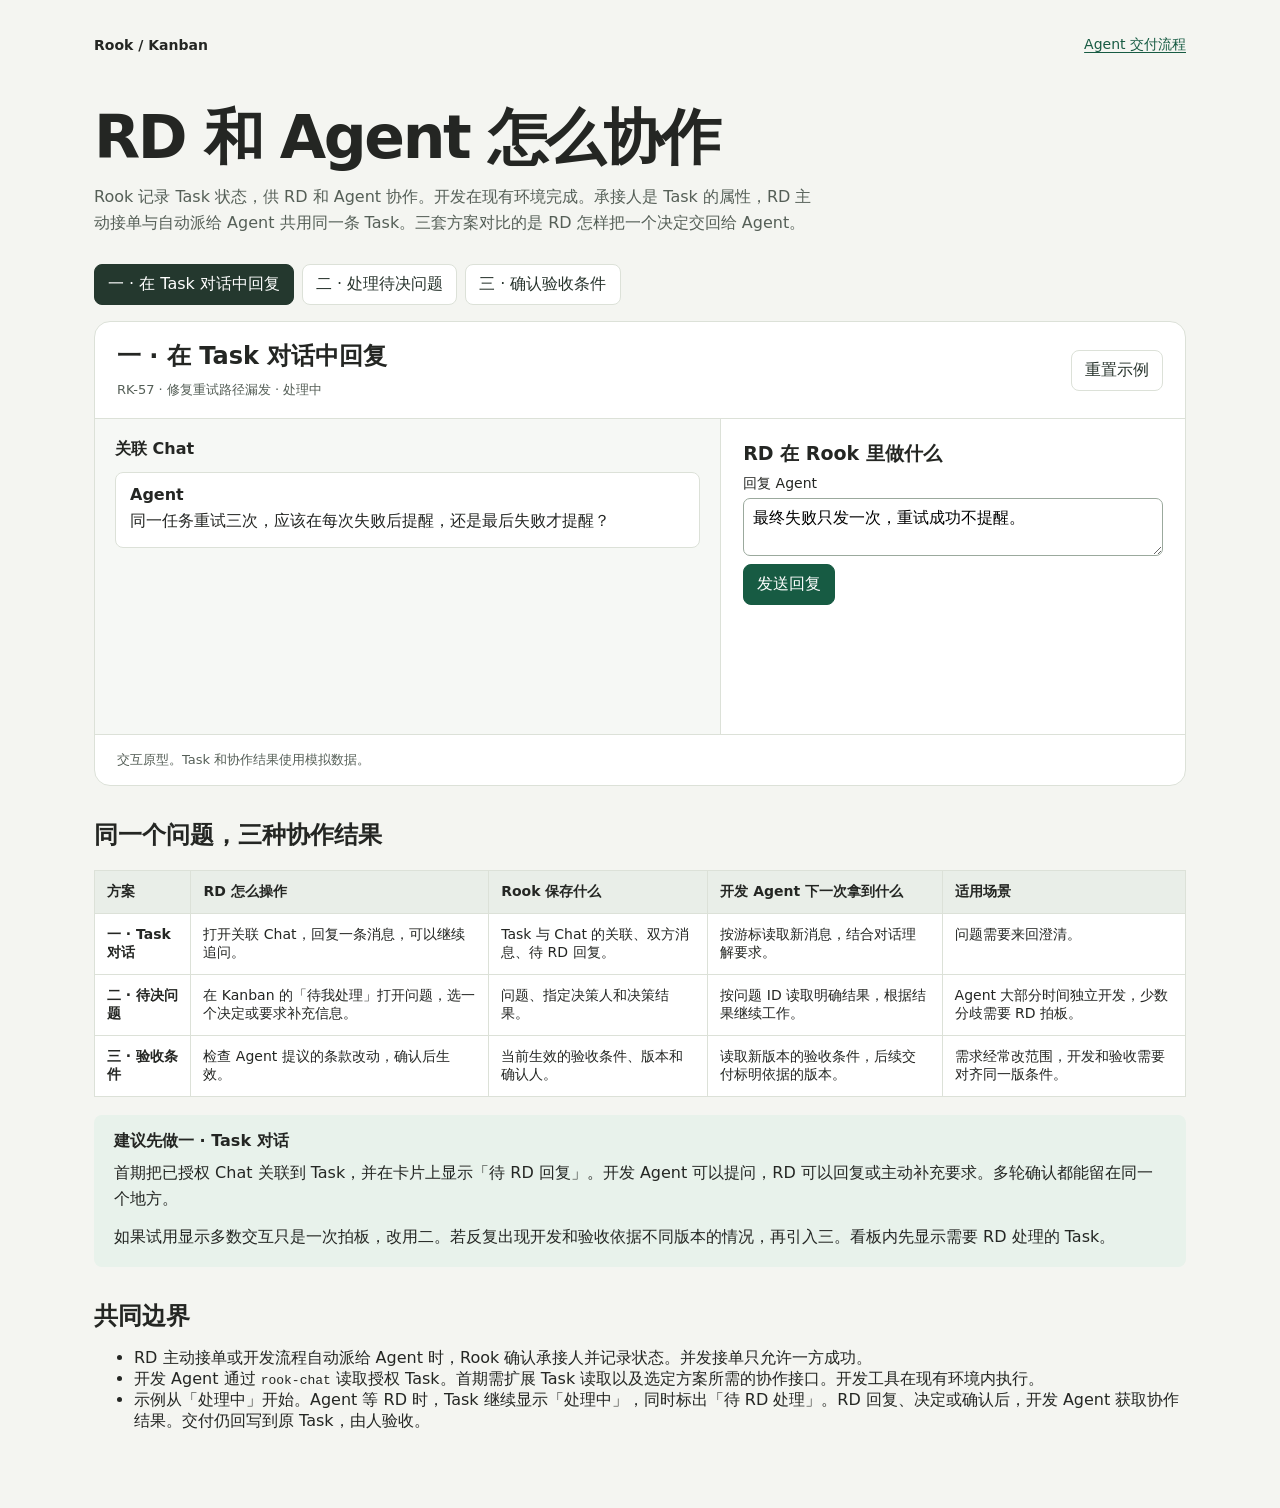
<file: rook-kanban/dispatch/index.html>
<!doctype html>
<html lang="zh-CN">
<head>
<meta charset="utf-8">
<meta name="viewport" content="width=device-width, initial-scale=1">
<title>Rook · Task 状态与协作</title>
<style>
:root{font-family:Inter,"PingFang SC","Microsoft YaHei",system-ui,sans-serif;color:#242623;background:#f4f5f1;--line:#dce1d8;--muted:#555f57;--accent:#175b43;--tint:#e8f2eb}
*{box-sizing:border-box}body{margin:0}a{color:var(--accent);text-underline-offset:3px}button{font:inherit;cursor:pointer}button:focus-visible,a:focus-visible,summary:focus-visible{outline:3px solid #2e805f;outline-offset:3px}button:disabled{cursor:default;opacity:.65}
main{max-width:1140px;margin:auto;padding:36px 24px 60px}.mast{display:flex;justify-content:space-between;gap:12px;align-items:center;font-size:14px}.brand{font-weight:750}.eyebrow,.meta{color:var(--muted);font-size:13px}h1{font-size:clamp(32px,5vw,60px);line-height:1.1;margin:50px 0 14px;letter-spacing:-.04em}h2{font-size:24px;margin:0 0 7px}h3{font-size:16px;margin:0 0 8px}p{line-height:1.65;margin:0 0 12px}.intro{max-width:720px;color:var(--muted)}nav{display:flex;flex-wrap:wrap;gap:8px;margin:27px 0 16px}nav button,.reset,.secondary{background:#fff;color:#27332c;border:1px solid var(--line);border-radius:8px;padding:9px 13px}nav button[aria-pressed=true]{background:#24382e;color:#fff;border-color:#24382e}.frame{background:#fff;border:1px solid var(--line);border-radius:16px;overflow:hidden}.toolbar{display:flex;justify-content:space-between;align-items:center;gap:12px;padding:18px 22px;border-bottom:1px solid var(--line)}.toolbar p{margin:0}.stage{display:grid;grid-template-columns:minmax(0,1.35fr) minmax(290px,1fr);min-height:345px}.workspace{background:#f6f8f5;padding:20px;border-right:1px solid var(--line)}.detail{padding:22px}.board-filter{display:flex;gap:8px;margin-bottom:10px}.board-filter button{padding:5px 8px;font-size:12px}.board-filter button[aria-pressed=true]{border-color:#82a697;background:var(--tint);color:var(--accent)}.board{display:grid;grid-template-columns:repeat(3,minmax(0,1fr));gap:9px}.lane{background:#ebeeea;border-radius:8px;padding:9px;min-height:190px}.lane h3{font-size:13px;margin-bottom:12px}.card,.row{background:white;border:1px solid var(--line);border-radius:8px;padding:11px;font-size:14px;overflow-wrap:anywhere}.selected{border-color:#82a697}.card .meta{font-size:11px;margin-bottom:5px}.rows{display:grid;gap:8px}.row{display:flex;justify-content:space-between;align-items:center;gap:10px}.row span:last-child{text-align:right}.state{display:inline-block;padding:3px 7px;border-radius:5px;background:var(--tint);color:var(--accent);font-size:12px;line-height:1.4}.state.wait{background:#f8ead3;color:#70410c}.state.muted{background:#edf0ec;color:#505b53}.list{list-style:none;margin:0;padding:0}.list li{padding:10px 0;border-bottom:1px solid var(--line)}.list li:last-child{border-bottom:0}.detail .primary,.detail .secondary{margin:8px 6px 0 0}.primary{border:1px solid var(--accent);border-radius:8px;padding:9px 13px;background:var(--accent);color:#fff}.activity{margin-top:17px}.activity summary{cursor:pointer;color:var(--accent);font-size:14px}.activity ul{font-size:13px;padding-left:19px}.notes{display:grid;grid-template-columns:1fr 1fr;gap:20px;padding:17px 22px;border-top:1px solid var(--line)}.notes p{font-size:14px;margin:0;color:var(--muted)}.decision{margin-top:33px}.overflow{overflow-x:auto}table{border-collapse:collapse;width:100%;margin:12px 0 18px;background:#fff;font-size:14px}th,td{text-align:left;padding:12px;border:1px solid var(--line);vertical-align:top}thead{background:#e9eee8}.recommend{padding:16px 20px;background:var(--tint);border-radius:8px}.recommend p:last-child,.detail p:last-child{margin-bottom:0}.source{font-size:13px}.notice{padding:14px 22px;border-top:1px solid var(--line);font-size:13px;color:var(--muted);margin:0}
@media(max-width:720px){main{padding:23px 15px 36px}.stage{grid-template-columns:1fr}.workspace{border-right:0;border-bottom:1px solid var(--line);padding:12px}.lane{min-height:140px}.detail,.toolbar,.notes{padding:15px}.notes{gap:12px;grid-template-columns:1fr}.card{padding:8px}.toolbar{align-items:flex-start}.mast{font-size:12px}h1{margin-top:32px}}
</style>
<style>
.workflow .row{margin:0 0 7px}.workflow .row[aria-current=step]{border-color:var(--accent);background:var(--tint)}.workflow .row span:last-child{font-size:12px}.action-group{display:flex;flex-wrap:wrap;gap:7px;margin-top:16px}.action-group button{margin:0!important}.stage{min-height:310px}.toolbar .state{margin-left:8px}.detail h3{font-size:20px}
</style>
<style>
.entries{display:flex;gap:8px;flex-wrap:wrap;padding:14px 22px;border-bottom:1px solid var(--line)}.entries button[aria-pressed=true]{border-color:#64917b;background:var(--tint);color:var(--accent)}.entries button[aria-pressed=true]::before{content:'✓ ';font-weight:bold}.detail h3{font-size:19px}.workspace h3{margin-bottom:13px}.line{padding:10px 12px;background:white;border:1px solid var(--line);border-radius:8px;margin:8px 0;font-size:14px}.line p{margin:4px 0 0}.line .meta{display:block}.detail .state{margin-bottom:12px}.props{margin:0}.props div{display:grid;grid-template-columns:92px 1fr;gap:8px;padding:8px 0;border-bottom:1px solid var(--line)}.props dt{font-size:13px;color:var(--muted)}.props dd{margin:0;overflow-wrap:anywhere;font-size:14px}.stage{min-height:315px}.end{padding:9px 12px;border-radius:7px;background:var(--tint)}.workspace[hidden]{display:none}
</style>
<style>
.workspace h3{margin-bottom:12px}.message,.brief,.revision{padding:12px 14px;background:#fff;border:1px solid var(--line);border-radius:8px;margin:8px 0}.message p,.brief p,.revision p{margin:4px 0 0}.revision ul{padding-left:20px;margin-bottom:0}.pending{color:#70410c}.detail h3{font-size:19px}.detail label{display:block;font-size:14px;margin:8px 0 5px}.detail textarea{display:block;width:100%;padding:9px;font:inherit;border:1px solid #9ba99d;border-radius:7px;resize:vertical}.choice{display:block;margin:8px 0}.choice input{margin-right:7px}.meta code{font-size:12px}
</style>
</head>
<body>
<main>
<div class="mast"><span class="brand">Rook / Kanban</span><a href="../agent/">Agent 交付流程</a></div>
<h1>RD 和 Agent 怎么协作</h1>
<p class="intro">Rook 记录 Task 状态，供 RD 和 Agent 协作。开发在现有环境完成。承接人是 Task 的属性，RD 主动接单与自动派给 Agent 共用同一条 Task。三套方案对比的是 RD 怎样把一个决定交回给 Agent。</p>
<nav aria-label="选择协作方式">
<button type="button" data-mode="chat" aria-pressed="true">一 · 在 Task 对话中回复</button>
<button type="button" data-mode="decision" aria-pressed="false">二 · 处理待决问题</button>
<button type="button" data-mode="revision" aria-pressed="false">三 · 确认验收条件</button>
</nav>
<div class="frame" id="demo"></div>
<section class="decision">
<h2>同一个问题，三种协作结果</h2>
<div class="overflow"><table>
<thead><tr><th scope="col">方案</th><th scope="col">RD 怎么操作</th><th scope="col">Rook 保存什么</th><th scope="col">开发 Agent 下一次拿到什么</th><th scope="col">适用场景</th></tr></thead>
<tbody>
<tr><th scope="row">一 · Task 对话</th><td>打开关联 Chat，回复一条消息，可以继续追问。</td><td>Task 与 Chat 的关联、双方消息、待 RD 回复。</td><td>按游标读取新消息，结合对话理解要求。</td><td>问题需要来回澄清。</td></tr>
<tr><th scope="row">二 · 待决问题</th><td>在 Kanban 的「待我处理」打开问题，选一个决定或要求补充信息。</td><td>问题、指定决策人和决策结果。</td><td>按问题 ID 读取明确结果，根据结果继续工作。</td><td>Agent 大部分时间独立开发，少数分歧需要 RD 拍板。</td></tr>
<tr><th scope="row">三 · 验收条件</th><td>检查 Agent 提议的条款改动，确认后生效。</td><td>当前生效的验收条件、版本和确认人。</td><td>读取新版本的验收条件，后续交付标明依据的版本。</td><td>需求经常改范围，开发和验收需要对齐同一版条件。</td></tr>
</tbody>
</table></div>
<div class="recommend"><h3>建议先做一 · Task 对话</h3><p>首期把已授权 Chat 关联到 Task，并在卡片上显示「待 RD 回复」。开发 Agent 可以提问，RD 可以回复或主动补充要求。多轮确认都能留在同一个地方。</p><p>如果试用显示多数交互只是一次拍板，改用二。若反复出现开发和验收依据不同版本的情况，再引入三。看板内先显示需要 RD 处理的 Task。</p></div>
</section>
<section class="decision">
<h2>共同边界</h2>
<ul>
<li>RD 主动接单或开发流程自动派给 Agent 时，Rook 确认承接人并记录状态。并发接单只允许一方成功。</li>
<li>开发 Agent 通过 <code>rook-chat</code> 读取授权 Task。首期需扩展 Task 读取以及选定方案所需的协作接口。开发工具在现有环境内执行。</li>
<li>示例从「处理中」开始。Agent 等 RD 时，Task 继续显示「处理中」，同时标出「待 RD 处理」。RD 回复、决定或确认后，开发 Agent 获取协作结果。交付仍回写到原 Task，由人验收。</li>
</ul>
</section>
</main>
<script>
const panels={
  chat:{title:'一 · 在 Task 对话中回复', result:'Rook 保存了一条 Chat 消息。开发 Agent 可以继续追问或按回复推进。'},
  decision:{title:'二 · 处理待决问题', result:'Rook 把问题 Q-12 记为「已决定」。开发 Agent 按问题 ID 读取选择。'},
  revision:{title:'三 · 确认验收条件', result:'Rook 将验收条件 v2 设为生效版本。开发 Agent 下次读取 Task 时拿到 v2。'}
};
const standard='最终失败只发一次，重试成功不提醒。';
let mode='chat';
let answer='';
let waiting=true;
const buttons=[...document.querySelectorAll('[data-mode]')];
const demo=document.getElementById('demo');

function preview(){
  if(mode==='chat') return '<h3>关联 Chat</h3><div class="message"><strong>Agent</strong><p>同一任务重试三次，应该在每次失败后提醒，还是最后失败才提醒？</p></div>'+(waiting?'':'<div class="message"><strong>RD</strong><p id="reply"></p></div>');
  if(mode==='decision') return '<h3>待决问题 Q-12</h3><div class="brief"><span class="state '+(waiting?'wait':'')+'">'+(waiting?'待 RD 决定':answer==='需要补充信息'?'待 Agent 补充':'已决定')+'</span><p>失败提醒在哪个时点触发？</p><p class="meta">决策人 · RD</p>'+(waiting?'':'<p id="reply"></p>')+'</div>';
  return '<h3>验收条件</h3><div class="revision"><strong>v1 '+(waiting?'· 生效中':'· 历史版本')+'</strong><p>自动化任务失败时发出提醒。</p></div><div class="revision"><strong>v2 '+(waiting?'· Agent 提议':'· 生效中')+'</strong><ul><li>最终失败只发一次提醒。</li><li>重试成功时不发送失败提醒。</li></ul></div>';
}
function action(){
  if(!waiting) return '<p id="result" tabindex="-1"></p>';
  if(mode==='chat') return '<form id="answer"><label for="reply-input">回复 Agent</label><textarea id="reply-input" required rows="2">'+standard+'</textarea><button class="primary" type="submit">发送回复</button></form>';
  if(mode==='decision') return '<form id="answer"><label class="choice"><input name="choice" type="radio" value="每次失败都提醒" required>每次失败都提醒</label><label class="choice"><input name="choice" type="radio" value="最终失败才提醒" checked>最终失败才提醒</label><label class="choice"><input name="choice" type="radio" value="需要补充信息">需要补充信息</label><button class="primary" type="submit">提交处理结果</button></form>';
  return '<form id="answer"><p>确认后，验收以 v2 为准。</p><button class="primary" type="submit">确认 v2 生效</button></form>';
}
function render(focus){
  demo.innerHTML='<div class="toolbar"><div><h2>'+panels[mode].title+'</h2><p class="meta">RK-57 · 修复重试路径漏发 · 处理中</p></div><button id="reset" class="reset" type="button">重置示例</button></div>'
    +'<div class="stage"><section class="workspace">'+preview()+'</section><section class="detail"><h3>RD 在 Rook 里做什么</h3>'+action()+'</section></div><p class="notice">交互原型。Task 和协作结果使用模拟数据。</p>';
  const reply=document.getElementById('reply');
  if(reply) reply.textContent=answer;
  const result=document.getElementById('result');
  if(result) result.textContent=answer==='需要补充信息'&&mode==='decision'?'Rook 将问题交回 Agent。Agent 补充信息后，RD 再作决定。':panels[mode].result;
  document.getElementById('reset').onclick=()=>{waiting=true;answer='';render('reset');};
  const form=document.getElementById('answer');
  if(form) form.onsubmit=(event)=>{
    event.preventDefault();
    if(mode==='chat') answer=document.getElementById('reply-input').value;
    if(mode==='decision') answer=new FormData(form).get('choice');
    waiting=false;
    render('result');
  };
  if(focus) document.getElementById(focus).focus();
}
for(const button of buttons) button.onclick=()=>{
  mode=button.dataset.mode;
  waiting=true;
  answer='';
  for(const option of buttons) option.setAttribute('aria-pressed',String(option===button));
  render();
};
render();
</script>
</body>
</html>
</file>
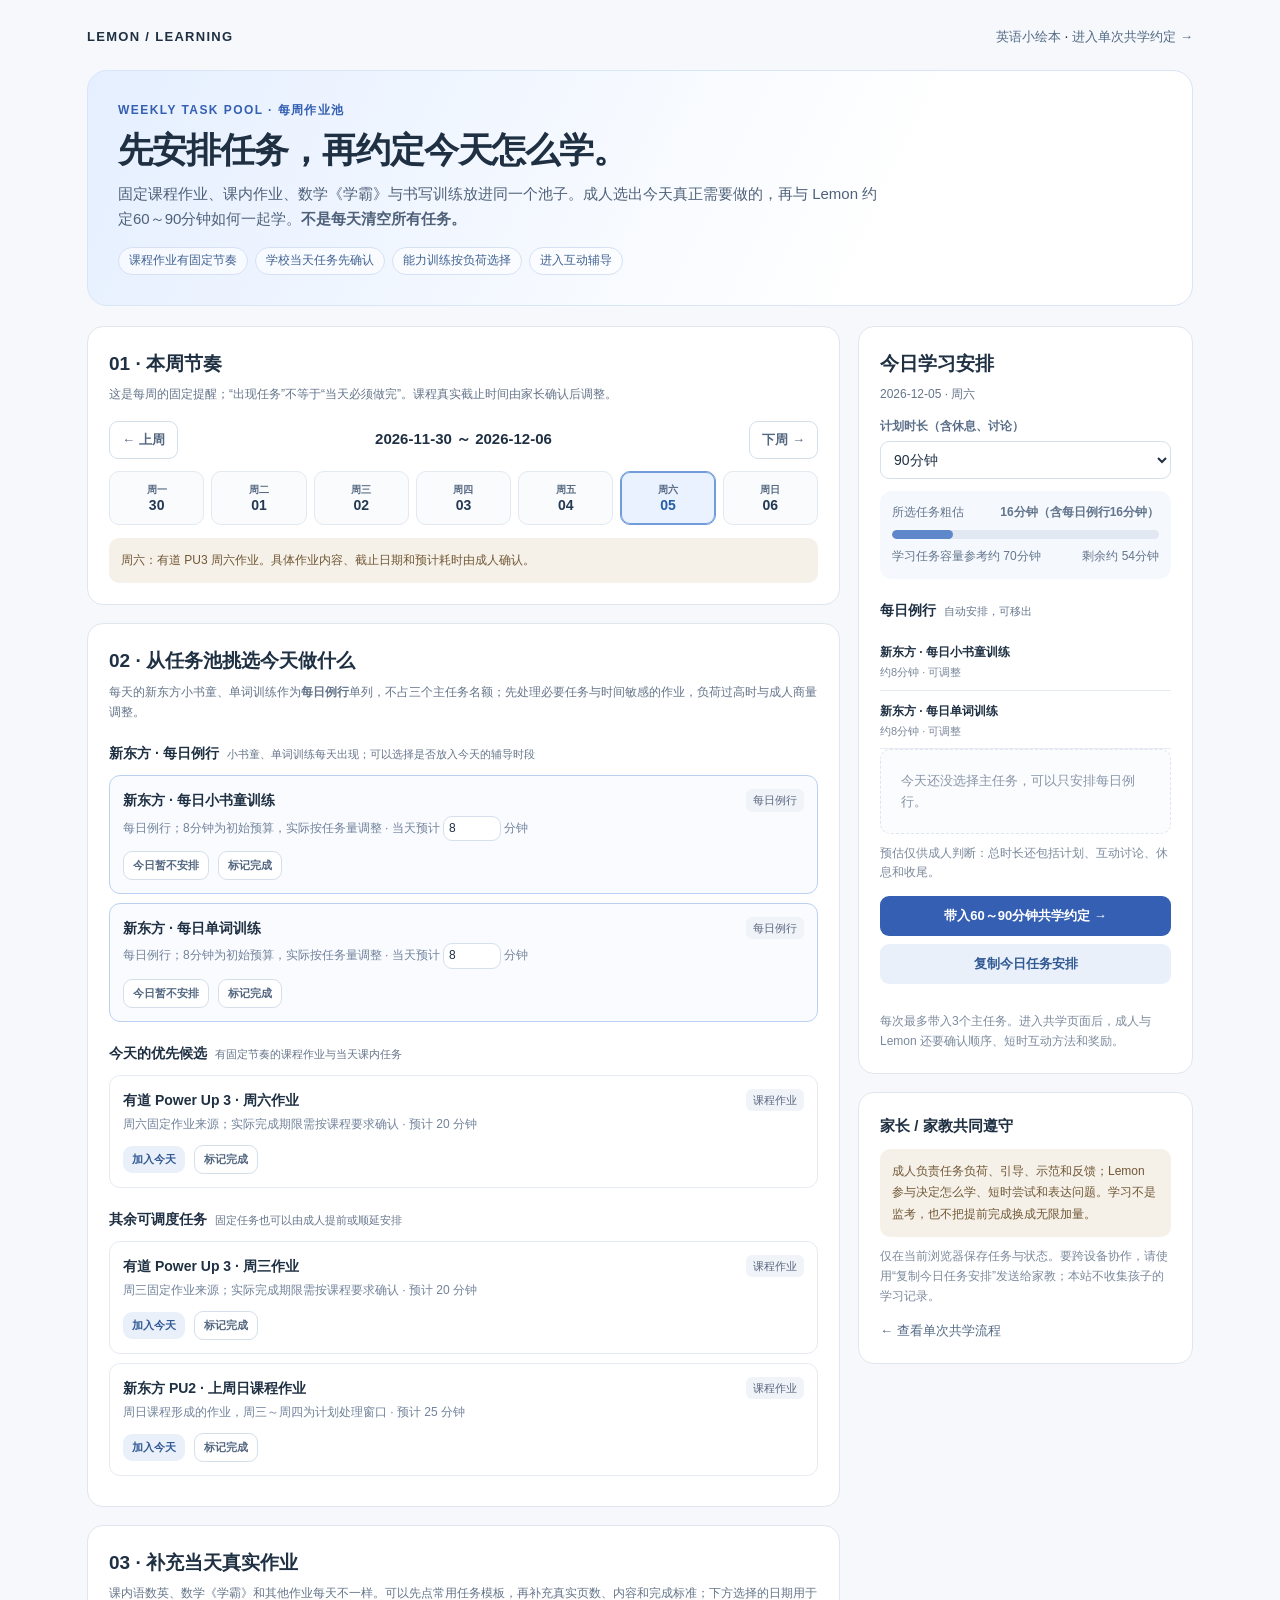
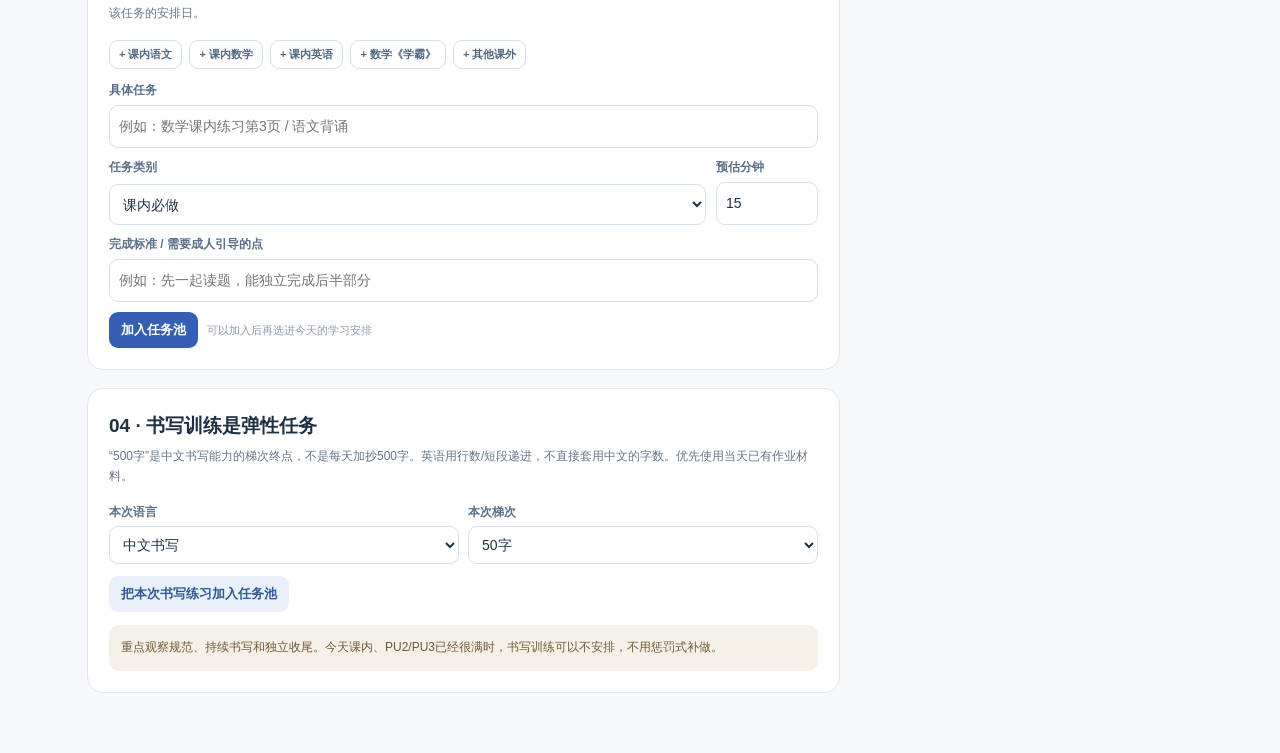
<file: lemon-study/pool.html>
<!doctype html>
<html lang="zh-CN"><head><meta charset="utf-8"><meta name="viewport" content="width=device-width,initial-scale=1">
<title>Lemon · 每周任务池</title><meta name="theme-color" content="#f7f8fa">
<style>
:root{--bg:#f6f8fb;--paper:#fff;--ink:#1f3043;--muted:#65758a;--line:#e0e6ee;--primary:#355fb2;--bluebg:#edf4ff;--amber:#9c6622;--green:#237855}
*{box-sizing:border-box}body{margin:0;background:var(--bg);color:var(--ink);font:14px/1.65 -apple-system,BlinkMacSystemFont,"Segoe UI","PingFang SC","Microsoft YaHei",sans-serif}
.container{max-width:1150px;margin:auto;padding:25px 22px 60px}a{color:var(--primary)}
.header{display:flex;align-items:center;justify-content:space-between;gap:12px;margin-bottom:22px}.logo{font-size:13px;font-weight:800;letter-spacing:.1em}.back{font-size:13px;text-decoration:none;color:#526985}
.hero{padding:30px;border-radius:20px;background:linear-gradient(115deg,#e5efff,#fff 72%);border:1px solid #d9e5f8}
.kicker{font-size:12px;letter-spacing:.12em;color:var(--primary);font-weight:800}h1{font-size:35px;letter-spacing:-.03em;margin:6px 0 10px;line-height:1.3}h2{font-size:19px;margin:0 0 6px}h3{font-size:15px;margin:0 0 7px}.desc{color:#4f6179;font-size:15px;margin:0;max-width:760px}.pills{display:flex;gap:7px;flex-wrap:wrap;margin-top:15px}.pill{background:#fff9;border:1px solid #d6e1f4;color:#416392;font-size:12px;border-radius:99px;padding:3px 10px}
.main{display:grid;grid-template-columns:minmax(0,1fr) 335px;gap:18px;margin-top:20px;align-items:start}
.column{display:grid;gap:18px}.card{background:var(--paper);border:1px solid var(--line);border-radius:16px;padding:21px;min-width:0}
.muted,.help{color:var(--muted);font-size:12px;margin:0}.intro{margin-bottom:16px}
.legend{margin-top:6px;font-size:12px;color:var(--muted)}.weeknav{display:flex;justify-content:space-between;align-items:center;gap:10px;margin:12px 0}
.weeknav strong{font-size:15px}.weekdays{display:grid;grid-template-columns:repeat(7,minmax(0,1fr));gap:7px}.day{min-width:0;padding:11px 3px;border:1px solid #e3e9f0;border-radius:10px;background:#fafbfd;cursor:pointer;text-align:center;color:#566982}.day strong{display:block;font-size:14px;color:#243953}.day small{display:block;font-size:10px}.day.active{border-color:#719bdb;background:#eaf2ff;box-shadow:inset 0 0 0 1px #719bdb}.day.today strong{color:#245eaa}.daymark{width:5px;height:5px;border-radius:50%;background:#d2aa62;margin:5px auto 0}.day:not(.due) .daymark{opacity:0}
.sectionlabel{display:flex;align-items:center;gap:8px;margin:20px 0 10px}.sectionlabel b{font-size:14px}.sectionlabel span{font-size:11px;color:var(--muted)}
.task{border:1px solid #e6ebf2;border-radius:11px;padding:13px;margin-bottom:9px;background:#fff}.task.onduty{border-color:#bbd1f2;background:#f9fbff}.task.done{opacity:.64}.tasktop{display:flex;justify-content:space-between;gap:10px;align-items:start}.taskname{font-weight:750;font-size:14px}.tasklabel{font-size:11px;border-radius:6px;background:#f0f3f8;color:#5b6880;padding:2px 7px;white-space:nowrap}.taskmeta{color:#71829a;font-size:12px;margin:3px 0 10px}.taskactions{display:flex;gap:9px;align-items:center;flex-wrap:wrap}.mini{padding:6px 9px;font-size:11px}.added{color:var(--green);font-size:12px;font-weight:700}
button{font:700 13px -apple-system,BlinkMacSystemFont,"Segoe UI","PingFang SC",sans-serif;cursor:pointer;border:0;border-radius:9px;padding:9px 12px;color:white;background:var(--primary)}button:hover{filter:brightness(.95)}button.secondary{background:#eaf0fa;color:#315a94}button.outline{border:1px solid #d5dfe9;background:#fff;color:#536780}button:disabled{opacity:.48;cursor:not-allowed}
.quick{display:flex;flex-wrap:wrap;gap:7px;margin-top:13px}.form{display:grid;grid-template-columns:1fr 102px;gap:10px;margin-top:12px}.field{display:grid;gap:4px}.field label{font-size:12px;color:#5b6f89;font-weight:700}input,select{font:inherit;border:1px solid #d6e0ed;padding:9px;border-radius:9px;min-width:0;background:#fff;width:100%;color:var(--ink)}input:focus,select:focus{outline:2px solid #bbd0f1}.full{grid-column:1/-1}.form-actions{display:flex;gap:9px;align-items:center}.form-actions button{width:auto}
.sticky{position:sticky;top:16px}.sidebox{border-radius:12px;background:#f5f8fd;padding:12px;margin:12px 0}.meter{height:9px;background:#e1e8f2;border-radius:99px;overflow:hidden;margin:8px 0}.meter>div{height:100%;background:#5f88cb;border-radius:99px;transition:width .2s}.meter.over>div{background:#ca7c45}.stats{display:flex;justify-content:space-between;font-size:12px;color:#63758d}.selection{padding:8px 0;border-bottom:1px solid #e6ebf2;display:flex;justify-content:space-between;gap:10px}.selection:last-child{border:0}.selection b{font-size:12px}.selection small{display:block;font-size:11px;color:#7a879b}.selection button{flex-shrink:0;align-self:center}
.check{display:flex;align-items:center;gap:8px;font-size:13px;margin-top:9px}.check input{width:16px;accent-color:var(--primary)}.callout{background:#f6f1e8;color:#705735;font-size:12px;line-height:1.8;border-radius:10px;padding:12px;margin-top:13px}
.empty{padding:20px;color:#8895a8;font-size:13px;background:#fbfcfd;border:1px dashed #dee5ef;border-radius:10px}
.actions{display:grid;gap:8px;margin-top:13px}.actions button{width:100%;padding:11px}.note{font-size:12px;color:#7b899c;margin-top:10px}
.badge{font-size:10px;color:#2b6b52;background:#eaf8f1;border-radius:99px;padding:2px 7px}
.tiny{font-size:11px;color:#8d9aab}.stage{display:grid;grid-template-columns:1fr 1fr;gap:9px;margin:12px 0 0}
.status{font-size:12px;color:var(--green);font-weight:700;min-height:18px}
@media(max-width:880px){.main{grid-template-columns:1fr}.sticky{position:static}.hero{padding:22px}.container{padding:18px 12px 48px}}@media(max-width:480px){.weekdays{gap:4px}.day{padding:8px 1px}.day small{font-size:9px}.day strong{font-size:13px}.card{padding:16px}.form{grid-template-columns:1fr 95px}h1{font-size:28px}}
@media print{body{background:#fff}.header,.form,.actions,.taskactions,.weeknav button,.day, .back{display:none!important}.container{max-width:none;padding:0}.hero{background:#fff}.main{display:block}.sticky{position:static}.card{break-inside:avoid;border:1px solid #ccc;margin:10px 0}}
</style></head><body>
<div class="container">
<header class="header"><div class="logo">LEMON / LEARNING</div><div><a class="back" href="./english-picture-book/">英语小绘本</a> · <a class="back" href="./">进入单次共学约定 →</a></div></header>
<section class="hero"><div class="kicker">WEEKLY TASK POOL · 每周作业池</div><h1>先安排任务，再约定今天怎么学。</h1><p class="desc">固定课程作业、课内作业、数学《学霸》与书写训练放进同一个池子。成人选出今天真正需要做的，再与 Lemon 约定60～90分钟如何一起学。<b>不是每天清空所有任务。</b></p><div class="pills"><span class="pill">课程作业有固定节奏</span><span class="pill">学校当天任务先确认</span><span class="pill">能力训练按负荷选择</span><span class="pill">进入互动辅导</span></div></section>
<div class="main"><div class="column">
<section class="card"><h2>01 · 本周节奏</h2><p class="intro muted">这是每周的固定提醒；“出现任务”不等于“当天必须做完”。课程真实截止时间由家长确认后调整。</p>
<div class="weeknav"><button type="button" class="outline" id="prev">← 上周</button><strong id="weekTitle"></strong><button type="button" class="outline" id="next">下周 →</button></div><div id="weekdays" class="weekdays"></div>
<div id="dayInfo" class="callout"></div></section>
<section class="card"><h2>02 · 从任务池挑选今天做什么</h2><p class="intro muted">每天的新东方小书童、单词训练作为<b>每日例行</b>单列，不占三个主任务名额；先处理必要任务与时间敏感的作业，负荷过高时与成人商量调整。</p><div id="pool"></div></section>
<section class="card"><h2>03 · 补充当天真实作业</h2><p class="intro muted">课内语数英、数学《学霸》和其他作业每天不一样。可以先点常用任务模板，再补充真实页数、内容和完成标准；下方选择的日期用于该任务的安排日。</p>
<div id="quick" class="quick"><button type="button" class="outline mini" data-quick="school-zh">+ 课内语文</button><button type="button" class="outline mini" data-quick="school-math">+ 课内数学</button><button type="button" class="outline mini" data-quick="school-en">+ 课内英语</button><button type="button" class="outline mini" data-quick="xueba">+ 数学《学霸》</button><button type="button" class="outline mini" data-quick="extra">+ 其他课外</button></div>
<div class="form"><div class="field full"><label for="newName">具体任务</label><input id="newName" placeholder="例如：数学课内练习第3页 / 语文背诵"></div>
<div class="field"><label for="newType">任务类别</label><select id="newType"><option value="school">课内必做</option><option value="extra">课外巩固</option><option value="course">课程作业</option></select></div>
<div class="field"><label for="newMinutes">预估分钟</label><input id="newMinutes" type="number" min="3" max="120" value="15"></div>
<div class="field full"><label for="newGoal">完成标准 / 需要成人引导的点</label><input id="newGoal" placeholder="例如：先一起读题，能独立完成后半部分"></div>
<div class="form-actions full"><button id="add" type="button">加入任务池</button><span class="tiny">可以加入后再选进今天的学习安排</span></div></div>
</section>
<section class="card"><h2>04 · 书写训练是弹性任务</h2><p class="intro muted">“500字”是中文书写能力的梯次终点，不是每天加抄500字。英语用行数/短段递进，不直接套用中文的字数。优先使用当天已有作业材料。</p>
<div class="stage"><div class="field"><label for="lang">本次语言</label><select id="lang"><option value="zh">中文书写</option><option value="en">英文书写</option></select></div><div class="field"><label for="level">本次梯次</label><select id="level"></select></div></div>
<div class="form-actions" style="margin-top:12px"><button id="addWrite" class="secondary" type="button">把本次书写练习加入任务池</button></div>
<div class="callout">重点观察规范、持续书写和独立收尾。今天课内、PU2/PU3已经很满时，书写训练可以不安排，不用惩罚式补做。</div></section>
</div>
<aside class="column sticky">
<section class="card"><h2>今日学习安排</h2><p class="muted" id="selectedDate">请选择日期</p>
<div class="form" style="margin-top:12px"><div class="field full"><label for="duration">计划时长（含休息、讨论）</label><select id="duration"><option value="60">60分钟</option><option value="75">75分钟</option><option value="90" selected>90分钟</option></select></div></div>
<div class="sidebox"><div class="stats"><span>所选任务粗估</span><b id="used">0分钟</b></div><div class="meter" id="meter"><div id="fill" style="width:0"></div></div><div class="stats"><span id="budget">可用于任务约 70分钟</span><span id="capacity">尚有余量</span></div></div>
<div id="selected"></div><p class="note" id="selectHint"></p>
<div class="actions"><button id="openSession" type="button">带入60～90分钟共学约定 →</button><button class="secondary" id="copy" type="button">复制今日任务安排</button></div>
<div id="status" class="status" role="status" aria-live="polite"></div><div class="note">每次最多带入3个主任务。进入共学页面后，成人与 Lemon 还要确认顺序、短时互动方法和奖励。</div>
</section>
<section class="card"><h3>家长 / 家教共同遵守</h3><div class="callout" style="margin-top:10px">成人负责任务负荷、引导、示范和反馈；Lemon 参与决定怎么学、短时尝试和表达问题。学习不是监考，也不把提前完成换成无限加量。</div>
<p class="note">仅在当前浏览器保存任务与状态。要跨设备协作，请使用“复制今日任务安排”发送给家教；本站不收集孩子的学习记录。</p>
<a href="./" class="back">← 查看单次共学流程</a></section>
</aside>
</div></div>
<script>
(function(){
'use strict';
var key='lemon-weekly-pool-v1', handoffKey='lemon-session-import-v1';
var $=function(id){return document.getElementById(id)};
var today=new Date();today.setHours(12,0,0,0);
var dayNames=['周一','周二','周三','周四','周五','周六','周日'];
function mon(d){var c=new Date(d);c.setHours(12,0,0,0);c.setDate(c.getDate()-(c.getDay()+6)%7);return c}
function ymd(d){return d.getFullYear()+'-'+String(d.getMonth()+1).padStart(2,'0')+'-'+String(d.getDate()).padStart(2,'0')}
function dateOf(m,n){var d=new Date(m);d.setDate(d.getDate()+n);return d}
function safe(text){return String(text).replace(/[&<>"']/g,function(c){return {'&':'&amp;','<':'&lt;','>':'&gt;','"':'&quot;',"'":'&#39;'}[c]})}
var week=mon(today),day=(today.getDay()+6)%7;
var state={tasks:{},selected:{},done:{},routines:{},routineMinutes:{},duration:90,lang:'zh',level:'50字'};
var fixed=[
 {id:'course-pu3-wed',name:'有道 Power Up 3 · 周三作业',type:'course',days:[2],minutes:20,goal:'先确认当天实际作业要求，再安排互动练习与独立完成',note:'周三固定作业来源；实际完成期限需按课程要求确认'},
 {id:'course-pu3-sat',name:'有道 Power Up 3 · 周六作业',type:'course',days:[5],minutes:20,goal:'先确认当天实际作业要求，再安排互动练习与独立完成',note:'周六固定作业来源；实际完成期限需按课程要求确认'},
 {id:'course-pu2',name:'新东方 PU2 · 上周日课程作业',type:'course',days:[2,3],minutes:25,goal:'按真实作业量拆分，计划在周三或周四完成',note:'周日课程形成的作业，周三～周四为计划处理窗口'},
 {id:'xdf-reader',name:'新东方 · 每日小书童训练',type:'course',daily:true,days:[0,1,2,3,4,5,6],minutes:8,goal:'按小书童当天训练内容进行，成人先互动引导，再让 Lemon 尝试',note:'每日例行；8分钟为初始预算，实际按任务量调整'},
 {id:'xdf-vocab',name:'新东方 · 每日单词训练',type:'course',daily:true,days:[0,1,2,3,4,5,6],minutes:8,goal:'先读/听/理解，再尝试提取与运用；根据当天实际词量安排',note:'每日例行；8分钟为初始预算，实际按任务量调整'}
];
var category={school:'课内必做',course:'课程作业',extra:'弹性巩固',writing:'能力训练'};
function getWeek(){return ymd(week)}
function dateKey(){return ymd(dateOf(week,day))}
function token(id){var t=find(id);return (t&&t.daily?dateKey():getWeek())+'|'+id}
function selected(){return state.selected[dateKey()]||[]}
function routineMins(t){var perDay=state.routineMinutes[dateKey()]||{};return Number(perDay[t.id])||t.minutes}
function routines(){return fixed.filter(function(t){return t.daily&&((state.routines[dateKey()]||null)===null||state.routines[dateKey()].indexOf(t.id)>=0)}).map(function(t){return Object.assign({},t,{minutes:routineMins(t)})})}
function allTasks(){return fixed.concat(Object.values(state.tasks).filter(function(t){return t.week===getWeek() || t.type==='writing'&&t.week===getWeek()}))}
function find(id){return allTasks().find(function(x){return x.id===id})}
function save(){try{localStorage.setItem(key,JSON.stringify(state))}catch(e){}}
function load(){try{var v=JSON.parse(localStorage.getItem(key)||'null');if(v&&typeof v==='object'){state=Object.assign(state,v);state.tasks=state.tasks||{};state.selected=state.selected||{};state.done=state.done||{};state.routines=state.routines||{};state.routineMinutes=state.routineMinutes||{}}}catch(e){}}
function labelDate(){return dateKey()+' · '+dayNames[day]}
function writeLevels(){return state.lang==='zh'?['50字','100字','150字','250字','350字','500字']:['1行','2～3行','5行','一个短段','一页短文']}
function renderLevels(){var levels=writeLevels();if(!levels.includes(state.level))state.level=levels[0];$('level').innerHTML=levels.map(function(x){return '<option>'+safe(x)+'</option>'}).join('');$('level').value=state.level}
function renderWeek(){
 $('weekTitle').textContent=ymd(week)+' ～ '+ymd(dateOf(week,6));
 $('weekdays').innerHTML=dayNames.map(function(n,i){var d=dateOf(week,i);var due=i===2||i===3||i===5;return '<button class="day '+(i===day?'active ':'')+(ymd(d)===ymd(today)?'today ':'')+(due?'due':'')+'" data-day="'+i+'"><small>'+n+'</small><strong>'+String(d.getDate()).padStart(2,'0')+'</strong><span class="daymark"></span></button>'}).join('');
 $('weekdays').querySelectorAll('[data-day]').forEach(function(b){b.addEventListener('click',function(){day=Number(b.dataset.day);render()})});
 var note=['检查学校作业、按负荷安排','检查学校作业、按负荷安排','有道 PU3 周三作业；PU2 可在今天处理','PU2 作业计划完成窗口；根据完成情况安排','检查学校作业、按负荷安排','有道 PU3 周六作业','新东方 PU2 课程；对应作业计划在后续周三～周四处理'][day];
 $('dayInfo').textContent=dayNames[day]+'：'+note+'。具体作业内容、截止日期和预计耗时由成人确认。';
 $('selectedDate').textContent=labelDate();
}
function taskEligible(t){return t.days?t.days.indexOf(day)>=0:t.date===dateKey()}
function taskOrder(t){return t.type==='school'?0:t.type==='course'?1:t.type==='extra'?2:3}
function renderPool(){
 var current=selected(),items=allTasks().filter(function(t){return !t.date||t.date===dateKey()});
 items.sort(function(a,b){var aa=taskEligible(a)?0:1,bb=taskEligible(b)?0:1;return aa-bb||taskOrder(a)-taskOrder(b)});
 var sections=[
 {label:'新东方 · 每日例行',hint:'小书童、单词训练每天出现；可以选择是否放入今天的辅导时段',filter:function(t){return !!t.daily}},
 {label:'今天的优先候选',hint:'有固定节奏的课程作业与当天课内任务',filter:function(t){return !t.daily&&((t.days&&taskEligible(t))||(t.date===dateKey()&&t.type!=='writing'))}},
 {label:'其余可调度任务',hint:'固定任务也可以由成人提前或顺延安排',filter:function(t){return !t.daily&&!taskEligible(t)&&!t.date}},
 {label:'可选训练',hint:'只有今天确实有余量时才选',filter:function(t){return t.date===dateKey()&&t.type==='writing'}}
 ];
 var html='';
 sections.forEach(function(sec){
 var arr=items.filter(sec.filter);
 if(!arr.length && sec.label==='可选训练')return;
 html+='<div class="sectionlabel"><b>'+sec.label+'</b><span>'+sec.hint+'</span></div>';
 if(!arr.length)html+='<div class="empty">今天尚未填写真实的学校作业；请在下方补充。</div>';
 arr.forEach(function(t){
 var on=t.daily?routines().some(function(x){return x.id===t.id}):current.includes(t.id),done=!!state.done[token(t.id)],label=t.daily?'每日例行':(category[t.type]||'其他');
 html+='<div class="task '+(on?'onduty ':'')+(done?'done':'')+'"><div class="tasktop"><div class="taskname">'+safe(t.name)+'</div><span class="tasklabel">'+label+'</span></div>';
 html+='<div class="taskmeta">'+safe(t.note||t.goal||'')+(t.daily?' · 当天预计 <input data-routine-minutes="'+safe(t.id)+'" aria-label="'+safe(t.name)+'预计分钟数" type="number" min="2" max="60" value="'+routineMins(t)+'" style="width:58px;padding:2px 5px;font-size:12px"> 分钟':' · 预计 '+t.minutes+' 分钟')+(done?' · 已完成':'')+'</div>';
 html+='<div class="taskactions"><button type="button" class="'+(on?'outline':'secondary')+' mini" '+(t.daily?'data-routine':'data-toggle')+'="'+safe(t.id)+'">'+(on?(t.daily?'今日暂不安排':'移出今天'):(t.daily?'加入今日例行':'加入今天'))+'</button>';
 html+='<button type="button" class="outline mini" data-done="'+safe(t.id)+'">'+(done?'撤销完成':'标记完成')+'</button>';
 if(!t.days)html+='<button type="button" class="outline mini" data-del="'+safe(t.id)+'">删除</button>';
 html+='</div></div>';
 });
 });
 $('pool').innerHTML=html;
 $('pool').querySelectorAll('[data-routine-minutes]').forEach(function(e){
  e.addEventListener('change',function(){
    if(!state.routineMinutes[dateKey()])state.routineMinutes[dateKey()]={};
    state.routineMinutes[dateKey()][e.dataset.routineMinutes]=Math.max(2,Math.min(60,Number(e.value)||8));
    save();render();
  })
 });
 $('pool').querySelectorAll('[data-routine]').forEach(function(b){b.addEventListener('click',function(){var id=b.dataset.routine,arr=routines().map(function(t){return t.id});if(arr.includes(id))arr=arr.filter(function(x){return x!==id});else arr.push(id);state.routines[dateKey()]=arr;save();render()})});
 $('pool').querySelectorAll('[data-toggle]').forEach(function(b){b.addEventListener('click',function(){var id=b.dataset.toggle,arr=selected().slice();if(arr.includes(id))arr=arr.filter(function(x){return x!==id});else if(arr.length<3)arr.push(id);else{notice('一次最多选择3项主任务');return}state.selected[dateKey()]=arr;save();render()})});
 $('pool').querySelectorAll('[data-done]').forEach(function(b){b.addEventListener('click',function(){var id=b.dataset.done;state.done[token(id)]=!state.done[token(id)];save();render()})});
 $('pool').querySelectorAll('[data-del]').forEach(function(b){b.addEventListener('click',function(){var id=b.dataset.del;delete state.tasks[id];Object.keys(state.selected).forEach(function(k){state.selected[k]=state.selected[k].filter(function(x){return x!==id})});save();render()})});
}
function budget(){return Number(state.duration)-(state.duration===90?20:state.duration===75?18:18)}
function renderSelection(){
 var arr=selected().map(find).filter(Boolean);
 var rs=routines(),routineMins=rs.reduce(function(v,t){return v+Number(t.minutes||0)},0),sum=arr.reduce(function(v,t){return v+Number(t.minutes||0)},routineMins),b=budget();
 $('duration').value=String(state.duration);
 $('used').textContent=sum+'分钟（含每日例行'+routineMins+'分钟）';$('budget').textContent='学习任务容量参考约 '+b+'分钟';
 $('fill').style.width=Math.min(100,Math.round(sum/b*100))+'%';
 $('meter').className='meter'+(sum>b?' over':'');
 $('capacity').textContent=sum>b?'预估超时，建议减量':sum===0?'尚未选任务':'剩余约 '+Math.max(0,b-sum)+'分钟';
 $('selected').innerHTML=(rs.length?'<div class="sectionlabel"><b>每日例行</b><span>自动安排，可移出</span></div>'+rs.map(function(t){return '<div class="selection"><div><b>'+safe(t.name)+'</b><small>约'+t.minutes+'分钟 · 可调整</small></div></div>'}).join(''):'')+(arr.length?arr.map(function(t,i){return '<div class="selection"><div><b>'+(i+1)+'. '+safe(t.name)+'</b><small>'+t.minutes+'分钟 · '+safe(t.goal)+'</small></div><button class="outline mini" data-remove="'+safe(t.id)+'">移除</button></div>'}).join(''):'<div class="empty">今天还没选择主任务，可以只安排每日例行。</div>');
 $('selected').querySelectorAll('[data-remove]').forEach(function(e){e.addEventListener('click',function(){state.selected[dateKey()]=selected().filter(function(x){return x!==e.dataset.remove});save();render()})});
 $('selectHint').textContent=sum>b?'请先缩减任务量或调整预估时间；不要让 Lemon 背负无法完成的约定。':'预估仅供成人判断：总时长还包括计划、互动讨论、休息和收尾。';
 $('openSession').disabled=!(arr.length||rs.length);
}
function render(){renderWeek();renderPool();renderSelection();renderLevels();save()}
function notice(msg){$('status').textContent=msg}
function newId(){return 'task-'+Date.now().toString(36)+'-'+Math.random().toString(36).slice(2,6)}
$('prev').addEventListener('click',function(){week=dateOf(week,-7);render()});
$('next').addEventListener('click',function(){week=dateOf(week,7);render()});
$('duration').addEventListener('change',function(){state.duration=Number(this.value);renderSelection();save()});
$('lang').addEventListener('change',function(){state.lang=this.value;state.level='';renderLevels();save()});
$('level').addEventListener('change',function(){state.level=this.value;save()});
var presets={
 'school-zh':{name:'语文课内作业',type:'school',goal:'写清当天具体页数、题目和完成标准'},
 'school-math':{name:'数学课内作业',type:'school',goal:'确认当天题目范围，先共同理思路再练习'},
 'school-en':{name:'英语课内作业',type:'school',goal:'填写当天听说读写的具体要求'},
 'xueba':{name:'数学《学霸》',type:'extra',goal:'填写具体页数；已掌握的内容不必重复加量'},
 'extra':{name:'其他课外作业',type:'extra',goal:'填写课程和明确完成范围'}
};
$('quick').querySelectorAll('[data-quick]').forEach(function(b){
 b.addEventListener('click',function(){
  var p=presets[b.dataset.quick];$('newName').value=p.name;$('newType').value=p.type;$('newGoal').value=p.goal;$('newName').focus();notice('已选模板，请补充具体内容后加入任务池');
 })
});
$('add').addEventListener('click',function(){
 var name=$('newName').value.trim(),minutes=Math.min(120,Math.max(3,Number($('newMinutes').value)||15)),goal=$('newGoal').value.trim();
 if(!name){notice('请先填写具体作业名称');$('newName').focus();return}
 var id=newId();state.tasks[id]={id:id,week:getWeek(),date:dateKey(),name:name,type:$('newType').value,minutes:minutes,goal:goal||'成人引导后，Lemon 独立尝试并交流结果',note:goal||'当天实际作业'};
 $('newName').value='';$('newGoal').value='';notice('已加入 '+labelDate()+' 的任务池');render();
});
$('addWrite').addEventListener('click',function(){
 var zh=state.lang==='zh',name=(zh?'中文':'英文')+'书写 · '+state.level;
 var existing=Object.values(state.tasks).find(function(t){return t.date===dateKey()&&t.type==='writing'});
 if(existing){existing.name=name;existing.minutes=10;existing.goal='确认笔画/笔顺或字母格式 → Lemon 短时自主书写 → 共同看规范与效率';existing.note='弹性梯次；不额外叠加高负荷';notice('已更新本次书写梯次')}
 else{var id=newId();state.tasks[id]={id:id,week:getWeek(),date:dateKey(),name:name,type:'writing',minutes:10,goal:'确认书写要求 → 自己尝试 → 一起反馈',note:'弹性梯次；不额外叠加高负荷'};notice('书写任务已加入可选池')}
 render();
});
function planText(){
 var tasks=selected().map(find).filter(Boolean),rs=routines();
 var s='Lemon｜'+labelDate()+' 任务安排（'+state.duration+'分钟含互动、休息）\n';
 s+='【每日例行】\n'+(rs.map(function(t){return t.name+'（约'+t.minutes+'分钟）— '+t.goal}).join('\n')||'今天未安排')+'\n';
 s+='【今天选择的主任务】\n'+(tasks.map(function(t,i){return (i+1)+'. '+t.name+'（粗估'+t.minutes+'分钟）— '+t.goal}).join('\n')||'本次仅安排每日例行');
 s+='\n【师生共学】先交流方法 → 一起示范/讨论 → Lemon 短时独立尝试 → 共同反馈。\n【边界】成人把控任务量；不逐题监考，不临时加码；剩余任务另行安排。';
 return s;
}
$('copy').addEventListener('click',function(){
 var str=planText();
 if(!selected().length&&!routines().length){notice('先挑选今天的任务');return}
 if(navigator.clipboard&&navigator.clipboard.writeText)navigator.clipboard.writeText(str).then(function(){notice('已复制，可以发给家教')},function(){notice('复制失败，请尝试使用电脑浏览器')});
 else{var el=document.createElement('textarea');el.value=str;document.body.appendChild(el);el.select();var ok=document.execCommand('copy');el.remove();notice(ok?'已复制':'复制失败')}
});
$('openSession').addEventListener('click',function(){
 var arr=selected().map(find).filter(Boolean),rs=routines();if(!arr.length&&!rs.length)return;
 var payload={date:dateKey(),duration:state.duration,week:getWeek(),tasks:arr.map(function(t){return {id:t.id,title:t.name,goal:t.goal}}),routines:rs.map(function(t){return {id:t.id,title:t.name,goal:t.goal,minutes:t.minutes}})};
 try{localStorage.setItem(handoffKey,JSON.stringify(payload))}catch(e){notice('浏览器存储不可用，请先复制计划');return}
 window.location.href='./?fromPool=1';
});
load();$('lang').value=state.lang;if(!['60','75','90'].includes(String(state.duration)))state.duration=90;render(); 
})();
</script>
</body></html>
</file>
<file: ai-engineering/styles.css>
:root{--ink:#22332e;--muted:#66736c;--paper:#f7f8f4;--card:#fff;--line:#dfe5dd;--forest:#172723;--green:#32684e;--sage:#eaf1e9;--gold:#b1803c;--warm:#fbf4e6;--sans:Inter,-apple-system,BlinkMacSystemFont,"Segoe UI","PingFang SC","Microsoft YaHei",sans-serif;--mono:"SFMono-Regular",Consolas,monospace;--radius:14px}
*{box-sizing:border-box}body{margin:0;background:var(--paper);color:var(--ink);font:15px/1.75 var(--sans);-webkit-font-smoothing:antialiased}a{color:inherit;text-decoration:none}button,input,textarea,select{font:inherit}button,a,input,textarea{touch-action:manipulation}button{cursor:pointer}button{color:inherit}button:disabled{cursor:wait}a:focus-visible,button:focus-visible,input:focus-visible,textarea:focus-visible,summary:focus-visible{outline:3px solid #b69048;outline-offset:4px}h1,h2,h3,h4,p{margin:0}h1,h2,h3,h4{line-height:1.4}h1{font-size:40px;letter-spacing:-1.4px;font-weight:650}h2{font-size:23px;letter-spacing:-.5px}h3{font-size:19px}h4{font-size:16px}p{overflow-wrap:anywhere}code,kbd{font-family:var(--mono);font-size:12px}code{background:var(--sage);padding:2px 5px;border-radius:4px}button{border:0;background:none}::selection{background:#d8e6d0}.sr-only{position:absolute;width:1px;height:1px;padding:0;margin:-1px;overflow:hidden;clip:rect(0,0,0,0);white-space:nowrap;border:0}.skip{position:fixed;top:-60px;left:18px;z-index:100;background:white;padding:10px 16px}.skip:focus{top:10px}.sidebar{position:fixed;inset:0 auto 0 0;width:238px;background:var(--forest);color:#dce6dc;padding:35px 22px 26px;display:flex;flex-direction:column;z-index:20}.brand{display:flex;gap:12px;align-items:center;font:600 11px/1.7 var(--mono);letter-spacing:.6px}.brand small{display:block;font:12px/1.7 var(--sans);color:#9aac9d;letter-spacing:1px;margin-top:3px}.brand-mark{width:39px;height:42px;border:1px solid #54694e;border-radius:10px;font:27px/40px Georgia,serif;text-align:center;color:#e7c693;position:relative}.brand-mark span{font:14px/1 var(--sans);position:absolute;right:3px;top:3px}.nav-label{font:10px/1.5 var(--mono);color:#879b8e;letter-spacing:1.3px;margin:52px 13px 16px}nav{display:grid;gap:7px}nav a{padding:11px 14px;display:flex;gap:13px;align-items:center;border-radius:8px;font-size:14px;color:#afc0b3;transition:background .15s}nav a:hover{background:#22382e;color:#fff}nav a[aria-current="page"]{background:#324537;color:#f5efdc;border:1px solid #4a5b3f;padding:10px 13px}.nav-icon{width:20px;text-align:center;font-size:19px;line-height:1}.sidebar-bottom{margin-top:auto;border-top:1px solid #37483c;padding-top:21px;font-size:12px;color:#bac6b9}.sidebar-bottom p{font-size:12px;color:#90a393;margin:12px 0 20px}.sidebar-bottom a{font-size:11px;color:#c5cdaa}.live-dot{display:inline-block;width:6px;height:6px;background:#b6ce92;border-radius:50%;margin-right:8px}.workspace{margin-left:238px;min-height:100vh;display:flex;flex-direction:column}.topbar{height:78px;padding:0 44px;border-bottom:1px solid var(--line);display:flex;align-items:center;justify-content:space-between;background:rgba(247,248,244,.96);gap:20px}.breadcrumb{font-size:12px;color:var(--muted);white-space:nowrap}.breadcrumb span{padding:0 12px;color:#a1aca2}.breadcrumb b{font-weight:500;color:var(--ink)}.top-actions{display:flex;gap:18px;align-items:center}.search-button{display:flex;gap:65px;align-items:center;border:1px solid var(--line);background:#fff;border-radius:7px;padding:5px 10px;font-size:12px;color:#808b80}.search-button kbd{background:#f3f5ef;border:1px solid #e5e8e1;border-radius:3px;padding:0 5px}.version{font:11px/1.5 var(--mono);color:var(--muted);white-space:nowrap}main{width:100%;max-width:1400px;margin:0 auto;padding:39px 44px 56px;flex:1;min-width:0}main:focus{outline:none}.eyebrow{font:10px/1.6 var(--mono);letter-spacing:1.8px;color:var(--green);text-transform:uppercase}.intro .eyebrow{margin-bottom:14px}.intro>p{margin-top:14px;color:var(--muted);max-width:850px;font-size:15px}.intro{margin-bottom:29px}.intro-row{display:flex;align-items:flex-end;justify-content:space-between;gap:24px}.intro-row h1{margin-top:8px}.pill{display:inline-flex;gap:6px;align-items:center;font-size:11px;line-height:1.7;padding:4px 10px;border-radius:30px;background:var(--sage);color:#42664d;white-space:nowrap}.pill.warm{background:var(--warm);color:#906b36}.pill.neutral{background:#f0f2ed;color:#69776b}.btn{display:inline-flex;align-items:center;justify-content:center;gap:12px;border-radius:7px;padding:9px 15px;font-size:13px;font-weight:550;background:var(--forest);color:#fff;border:1px solid var(--forest);white-space:nowrap}.btn:hover{background:#2b4638}.btn.secondary{background:white;color:var(--ink);border:1px solid var(--line)}.btn.secondary:hover{background:var(--sage)}.btn.small{padding:6px 12px;font-size:12px}.text-link{color:var(--green);font-weight:550;font-size:13px;display:inline-flex;gap:8px;align-items:center}.text-link:hover{text-decoration:underline}.hero{border:1px solid #d4dfcc;border-radius:var(--radius);background:linear-gradient(110deg,#eaf0e3 0%,#f0f3e8 57%,#f7f5ea 100%);padding:29px 32px;display:grid;grid-template-columns:minmax(0,1fr) 240px;gap:35px;margin-bottom:30px;position:relative;overflow:hidden}.hero h2{font-size:27px;line-height:1.5;letter-spacing:-.6px;margin:8px 0 12px}.hero p{max-width:690px;color:#53664f;font-size:14px}.hero-side{border-left:1px solid #ced9c5;padding-left:27px;display:flex;flex-direction:column;align-items:flex-start;justify-content:center;gap:12px}.hero-side small{font-size:12px;color:#65735f}.section-heading{display:flex;align-items:baseline;justify-content:space-between;gap:20px;margin:26px 0 15px}.section-heading h2{font-size:19px}.section-heading p{font-size:12px;color:var(--muted)}.grid3{display:grid;grid-template-columns:repeat(3,minmax(0,1fr));gap:16px}.grid2{display:grid;grid-template-columns:repeat(2,minmax(0,1fr));gap:18px}.card{background:var(--card);border:1px solid var(--line);border-radius:var(--radius);padding:24px;min-width:0}.domain-card{display:flex;flex-direction:column;gap:12px;transition:transform .15s,border-color .15s}.domain-card:hover{border-color:#aebfa3;transform:translateY(-2px)}.card-meta{display:flex;align-items:center;justify-content:space-between;gap:8px}.card-number{font:12px/1 var(--mono);color:#97a594}.domain-card .en{font:10px/1.6 var(--mono);color:#82907f;letter-spacing:.3px;margin-top:-9px}.domain-card p{color:var(--muted);font-size:13px;min-height:48px}.domain-card .text-link{margin-top:auto;padding-top:8px;align-self:flex-start}.split{display:grid;grid-template-columns:1.35fr 1fr;gap:20px;margin-top:22px}.next-card{border-left:3px solid var(--green)}.next-card h3{margin:11px 0;font-size:20px}.next-card p{font-size:13px;color:var(--muted);margin-bottom:16px}.note-list{display:grid;gap:16px}.note-row{display:flex;gap:13px}.note-row .small-number{font:11px/1.8 var(--mono);color:var(--gold)}.note-row strong{font-size:13px;font-weight:600}.note-row p{font-size:12px;color:var(--muted);margin-top:2px}.muted-note{font-size:12px;color:var(--muted);margin-top:14px}.callout{padding:15px 19px;background:#eff3ec;border:1px solid #dce5d6;border-radius:9px;font-size:13px;color:#52634b;margin:18px 0}.callout.warm{background:#fbf6ec;border-color:#e9ddc4;color:#79613d}.filterbar{display:flex;gap:8px;flex-wrap:wrap;margin:24px 0 22px}.chip{border:1px solid var(--line);background:#fff;color:var(--muted);padding:7px 15px;border-radius:30px;font-size:12px}.chip[aria-pressed="true"]{background:var(--forest);color:#fff;border-color:var(--forest)}.map-grid{display:grid;grid-template-columns:repeat(2,minmax(0,1fr));gap:18px}.map-grid .domain-card p{min-height:0}.map-grid .domain-card h3{font-size:21px}.map-grid .domain-card .mini{font-size:12px;background:var(--paper);padding:11px 13px;border-radius:7px}.domain-detail h2{font-size:28px;margin:13px 0 6px}.domain-detail>.sub{color:var(--muted);font-size:14px;margin-bottom:23px}.detail-block{border-top:1px solid var(--line);padding-top:19px;margin-top:19px}.detail-block h3{font-size:15px;margin-bottom:10px}.detail-block p{font-size:14px;color:#526154}.compact-list{margin:0;padding-left:19px;color:#526154;font-size:14px}.compact-list li{padding:3px 0}.resource-links{display:grid;gap:9px;font-size:13px}.resource-links a{color:var(--green)}.research-grid{display:grid;grid-template-columns:minmax(0,1.55fr) minmax(260px,1fr);gap:22px}.study-block{border:1px solid var(--line);border-radius:var(--radius);background:#fff;overflow:hidden}.study-title{padding:25px;border-bottom:1px solid var(--line);background:#f0f4eb}.study-title h2{font-size:24px;margin:12px 0}.study-title p{font-size:14px;color:var(--muted)}.study-section{padding:21px 25px;border-bottom:1px solid var(--line)}.study-section:last-child{border-bottom:0}.study-section h3{font-size:15px;margin-bottom:9px}.study-section p{font-size:13px;color:#5c6b5d}.side-stack{display:flex;flex-direction:column;gap:18px;align-self:start}.side-stack h3{font-size:17px;margin-bottom:10px}.side-stack p{font-size:13px;color:var(--muted)}.form-label{display:block;font-size:12px;font-weight:550;margin:15px 0 7px}textarea{resize:vertical;min-height:90px;width:100%;border:1px solid #d5ddcf;border-radius:7px;background:#fcfdf9;padding:10px 12px;font-size:13px;color:var(--ink);line-height:1.7}textarea::placeholder{color:#949e90}.button-row{display:flex;gap:8px;flex-wrap:wrap;margin-top:16px}.save-status{font-size:11px;color:var(--green);margin-top:9px;min-height:20px}.evidence-card{margin-bottom:15px}.evidence-top{display:flex;align-items:center;justify-content:space-between;gap:16px;margin-bottom:14px}.evidence-top h3{font-size:19px}.evidence-card p{font-size:13px;color:var(--muted);margin-top:6px}.evidence-card p b{color:var(--ink);font-weight:550}.resource-card{display:flex;flex-direction:column;gap:9px}.resource-card h3{font-size:17px}.resource-card p{font-size:13px;color:var(--muted)}.resource-card .use{border-top:1px solid var(--line);padding-top:12px;font-size:12px}.resource-card .text-link{margin-top:auto;padding-top:10px}.source-note{font-size:12px;color:var(--muted);margin:0 0 20px}.timeline{border-left:1px solid #ccd8c5;margin:10px 0 20px 8px;padding-left:27px}.timeline-item{position:relative;padding-bottom:29px}.timeline-item:before{content:"";position:absolute;left:-33px;top:6px;width:9px;height:9px;border-radius:50%;background:var(--green);border:2px solid var(--paper)}.timeline-item time{font:11px/1.7 var(--mono);color:var(--muted)}.timeline-item h3{font-size:17px;margin:7px 0}.timeline-item p{font-size:13px;color:var(--muted);max-width:790px}.maintenance-grid{display:grid;grid-template-columns:1fr 1fr;gap:20px}.maintenance-grid h3{margin-bottom:15px;font-size:18px}.maintenance-grid p{font-size:13px;color:var(--muted);margin:10px 0}.codeblock{background:#f3f6ef;border:1px solid #e0e7da;padding:15px;border-radius:8px;font:12px/1.85 var(--mono);overflow-wrap:anywhere;white-space:pre-wrap}.loading,.empty{padding:65px 20px;text-align:center;color:var(--muted)}footer{border-top:1px solid var(--line);padding:22px 44px;display:flex;justify-content:space-between;gap:20px;color:#83907e;font-size:11px}footer>span:first-child{font:10px/1.6 var(--mono);letter-spacing:1px}dialog{border:1px solid var(--line);border-radius:17px;padding:27px 30px;width:min(730px,calc(100% - 32px));max-height:88vh;overflow-y:auto;box-shadow:0 24px 90px #10231630;color:var(--ink)}dialog::backdrop{background:#13261dcc;backdrop-filter:blur(3px)}.dialog-top{display:flex;align-items:center;justify-content:space-between;margin-bottom:13px}.icon-button{font-size:27px;font-weight:300;line-height:1;width:34px;height:34px;border-radius:6px;color:#677661}.icon-button:hover{background:var(--sage)}#search-dialog{width:min(680px,calc(100% - 32px))}#search-title{font-size:20px}#search-input{width:100%;border:1px solid #cbd9c2;border-radius:8px;padding:12px;font-size:15px}.search-results{margin-top:12px;display:grid;gap:8px}.search-result{display:block;background:#f5f7f0;border-radius:8px;padding:13px 16px;text-align:left}.search-result strong{font-size:14px}.search-result small{display:block;color:var(--muted);font-size:12px;margin-top:3px}#toast{position:fixed;bottom:24px;left:calc(50% + 95px);transform:translateX(-50%);z-index:100;border-radius:8px;background:var(--forest);color:#fff;padding:10px 20px;max-width:90vw;font-size:13px;opacity:0;pointer-events:none;transition:opacity .15s}#toast.show{opacity:1}.noscript{padding:30px;margin-left:250px}.history-link{font-size:13px;color:var(--green);text-decoration:underline}
@media(min-width:1600px){main{padding-top:48px}.hero{padding:35px}.hero h2{font-size:30px}}
@media(max-width:1190px){.sidebar{width:212px;padding-left:18px;padding-right:18px}.workspace{margin-left:212px}.topbar{padding:0 28px}main{padding:31px 28px 45px}.hero{grid-template-columns:1fr 195px;padding:25px;gap:22px}.hero-side{padding-left:20px}h1{font-size:34px}.card{padding:20px}.grid3{gap:12px}.domain-card h3{font-size:17px}.split{grid-template-columns:1fr 1fr}.research-grid{grid-template-columns:1.4fr 1fr}.search-button{gap:32px}footer{padding:20px 28px}}
@media(max-width:900px){.sidebar{position:relative;width:100%;padding:17px 22px 10px;display:block}.brand{font-size:11px;gap:10px}.brand-mark{height:33px;width:33px;font-size:23px;line-height:31px}.brand small{font-size:10px}.nav-label,.sidebar-bottom{display:none}nav{display:flex;overflow-x:auto;gap:5px;margin-top:15px;padding-bottom:5px;scrollbar-width:thin}nav a{white-space:nowrap;padding:8px 10px;font-size:12px;gap:6px}nav a[aria-current="page"]{padding:7px 9px}.nav-icon{font-size:15px;width:16px}.workspace{margin-left:0}.topbar{height:61px}.hero{grid-template-columns:1fr 205px}.research-grid{grid-template-columns:1fr}.side-stack{display:grid;grid-template-columns:1fr 1fr}.side-stack .draft-card{grid-column:1/-1}.search-button{gap:30px}.top-actions{gap:12px}.grid3{grid-template-columns:repeat(3,1fr)}.domain-card h3{font-size:17px}#toast{left:50%}.noscript{margin:0}}
@media(max-width:620px){.sidebar{padding:15px 17px 7px}.topbar{padding:0 19px;height:59px}.breadcrumb{font-size:11px}.breadcrumb span{padding:0 7px}.search-button{gap:12px;padding:5px 8px;font-size:11px}.top-actions{gap:9px}.version{font-size:10px}main{padding:27px 19px 37px}h1{font-size:30px;letter-spacing:-.8px}.intro{margin-bottom:22px}.intro-row{align-items:flex-start;flex-direction:column;gap:14px}.intro>p{font-size:13px}.hero{grid-template-columns:1fr;padding:23px;gap:20px;margin-bottom:24px}.hero h2{font-size:23px}.hero p{font-size:13px}.hero-side{border-left:0;border-top:1px solid #cdd9c3;padding:16px 0 0;display:flex;flex-direction:row;align-items:center;justify-content:space-between;gap:14px}.hero-side small{font-size:11px;max-width:130px}.grid3,.grid2,.map-grid,.split,.maintenance-grid,.side-stack{grid-template-columns:1fr}.grid3{gap:12px}.domain-card h3{font-size:20px}.domain-card p{min-height:0}.domain-card .en{margin-top:-6px}.card{padding:22px}.section-heading{margin-top:23px;align-items:flex-start}.section-heading p{max-width:130px;text-align:right;line-height:1.6;font-size:11px}.section-heading h2{font-size:18px}.side-stack .draft-card{grid-column:auto}.study-title,.study-section{padding:21px}.study-title h2{font-size:21px}.filterbar{gap:6px}.chip{padding:6px 11px}.evidence-top{align-items:flex-start;gap:10px}.evidence-top h3{font-size:17px}footer{padding:18px 19px;flex-direction:column;gap:6px}dialog{padding:20px}.domain-detail h2{font-size:24px}.button-row .btn{flex:1}.codeblock{font-size:11px}.callout{font-size:12px}.hero-side .btn{padding:8px 12px;font-size:12px}}
@media(prefers-reduced-motion:reduce){*{scroll-behavior:auto!important;transition:none!important;animation:none!important}}
@media print{.sidebar,.topbar,footer,.btn,.filterbar,.text-link,.search-button,.button-row,dialog,#toast{display:none!important}.workspace{margin:0}main{max-width:none;padding:0}.card,.hero,.study-block{break-inside:avoid;border-color:#bbb;box-shadow:none}.grid3,.grid2,.map-grid,.split,.research-grid,.maintenance-grid{display:block}.card{margin-bottom:16px}body{background:white;color:black}}
</file>
<file: lemon-study/english-picture-book/style.css>
:root{--paper:#fffaf1;--card:#fffdf8;--ink:#243f37;--muted:#748071;--green:#2b7056;--light:#eaf0df;--line:#dfe3d5;--red:#ce5141;--serif:Georgia,"Times New Roman",serif;--sans:-apple-system,BlinkMacSystemFont,"Segoe UI","PingFang SC","Microsoft YaHei",sans-serif}
*{box-sizing:border-box}body{margin:0;background:var(--paper);color:var(--ink);font:15px/1.65 var(--sans)}button,a{-webkit-tap-highlight-color:transparent}button{font:inherit;cursor:pointer;color:inherit}button:disabled{cursor:default;opacity:.4}button:focus-visible,a:focus-visible{outline:3px solid #ce9650;outline-offset:5px}a{color:inherit}button{touch-action:manipulation}[hidden]{display:none!important}.shell{max-width:1160px;margin:auto;padding:26px 42px 20px}.masthead{display:flex;align-items:center;justify-content:space-between;gap:12px;padding:2px 0 27px}.brand{display:flex;align-items:center;gap:8px;text-decoration:none;font-size:13px;font-weight:800;letter-spacing:.12em}.brand-mark{display:grid;place-items:center;background:var(--green);color:var(--paper);height:28px;width:28px;border-radius:50%;font:italic 21px var(--serif);letter-spacing:0}.brand-sub{font-weight:400;letter-spacing:.06em;color:var(--muted)}.back-link{font-size:12px;color:var(--muted);text-decoration:none}.back-link:hover{color:var(--green)}.tabs{display:flex;gap:27px;border-bottom:1px solid var(--line);margin-bottom:29px}.tabs button{border:0;border-bottom:2px solid transparent;margin-bottom:-1px;background:none;padding:10px 0 13px;color:var(--muted);font-size:13px}.tabs button span{font-size:10px;margin-right:7px;opacity:.6}.tabs button[aria-current=page]{color:var(--green);border-bottom-color:var(--green);font-weight:700}.reader-heading{display:flex;justify-content:space-between;align-items:center;gap:10px;margin-bottom:13px}.eyebrow{font-size:10px;font-weight:800;letter-spacing:.16em;color:var(--green);margin:0}.page-label{font-size:12px;color:var(--muted);white-space:nowrap}.book{display:grid;grid-template-columns:1fr 1fr;background:var(--card);border:1px solid var(--line);border-radius:18px;overflow:hidden;box-shadow:0 9px 40px #29412f07}.art{background-image:url('./assets/story-art.webp');background-size:300% 300%;background-position:0 0;background-repeat:no-repeat;aspect-ratio:1/1;min-width:0;background-color:#e8eddc}.book>.art{align-self:stretch;min-height:100%;border-radius:0}.story-copy{padding:35px 35px 29px;display:flex;flex-direction:column;justify-content:center;min-width:0}.chapter{font-size:12px;color:var(--muted);margin:0 0 12px}h1,h2,p{overflow-wrap:break-word}h1{font-family:var(--serif);font-weight:400;font-size:clamp(34px,4.8vw,61px);line-height:1.07;letter-spacing:-.035em;margin:0}.red{color:var(--red)}.cover-chinese{font-size:16px;margin:16px 0 20px;letter-spacing:.1em}.sentences{font-size:clamp(19px,2.1vw,25px);line-height:1.55;letter-spacing:-.01em}.sentences p{margin:0 0 13px}.sentences strong{color:var(--green);font-weight:750}.translation{font-size:12px;color:var(--muted);line-height:1.9;margin-top:1px}.translation p{margin:0}.word-strip{display:flex;flex-wrap:wrap;gap:5px;margin:17px 0 22px}.word-strip span{font-size:10px;line-height:1.6;color:var(--green);background:var(--light);border-radius:5px;padding:3px 7px}.read-tools{display:flex;align-items:center;gap:8px;flex-wrap:wrap;margin-top:7px}.pill{border:1px solid var(--line);border-radius:999px;background:transparent;padding:9px 15px;font-size:12px;min-height:39px;text-decoration:none;display:inline-flex;align-items:center;justify-content:center;gap:6px}.pill:hover{background:var(--light)}.pill.primary{background:var(--green);color:white;border-color:var(--green)}.pill.primary:hover{background:#245b46}.pill.primary.speaking{background:var(--red);border-color:var(--red)}.reader-controls{display:flex;justify-content:space-between;align-items:center;margin-top:20px;gap:8px}.turn{border:0;background:transparent;min-height:44px;padding:8px 0;display:flex;gap:10px;align-items:center;font-size:13px;min-width:90px}.turn:last-child{justify-content:flex-end}.page-dots{display:flex;gap:3px;align-items:center;flex-wrap:wrap;justify-content:center}.page-dots button{border:0;background:transparent;padding:9px 5px;min-height:34px;display:grid;place-items:center}.page-dots button::before{content:"";display:block;width:5px;height:5px;border-radius:50%;background:#c9d0bd;transition:width .15s}.page-dots button[aria-current=page]::before{background:var(--green);width:19px;border-radius:3px}.reading-note{color:var(--muted);font-size:11px;text-align:center;margin:9px 0 0}.book:not(.cover) h1{font-family:var(--sans);font-size:13px;font-weight:700;letter-spacing:0;color:var(--muted);line-height:1.4;margin-bottom:15px}.book:not(.cover) .chapter{display:none}.book.cover .word-strip{display:none}.book.cover .sentences{font-size:13px;color:var(--muted)}.book.cover .sentences p{margin-bottom:0}.section-intro{display:flex;align-items:flex-end;justify-content:space-between;gap:16px;margin:38px 0 28px}.section-intro h1{font-family:var(--sans);font-size:34px;font-weight:650;line-height:1.4;letter-spacing:-.03em;margin:9px 0 13px}.section-intro p:not(.eyebrow){font-size:13px;color:var(--muted);margin:0}.word-group{margin:28px 0}.word-group h2{font-size:17px;font-weight:650;margin:0 0 12px}.word-group h2 span{font-size:11px;font-weight:400;color:var(--muted);margin-left:8px}.word-grid{display:grid;grid-template-columns:repeat(5,1fr);gap:10px}.word-card{min-width:0;background:var(--card);border:1px solid var(--line);border-radius:10px;padding:17px 15px;position:relative}.word-en{display:block;font-size:19px;font-weight:650;letter-spacing:-.02em;padding-right:18px}.word-zh{display:block;font-size:12px;color:var(--muted);margin-top:5px}.listen-word{position:absolute;top:12px;right:7px;border:0;background:transparent;color:var(--green);width:31px;height:31px;border-radius:50%;display:grid;place-items:center}.listen-word:hover{background:var(--light)}.listen-word svg{width:17px;height:17px;fill:none;stroke:currentColor;stroke-width:1.6;stroke-linecap:round;stroke-linejoin:round}.english-hidden .word-en{color:transparent;user-select:none;position:relative}.english-hidden .word-en::after{content:"• • •";position:absolute;left:0;color:#adbaa2;letter-spacing:.1em}.gentle-note{display:flex;gap:12px;padding:15px 18px;border:1px solid var(--line);border-radius:10px;color:var(--muted);font-size:12px;align-items:center;margin:25px 0}.gentle-note p{margin:0}.gentle-note>span{color:var(--green);font-size:22px}.quiz-layout{display:grid;grid-template-columns:1fr 1fr;border:1px solid var(--line);background:var(--card);border-radius:16px;overflow:hidden}.quiz-layout>.art{align-self:center}.quiz-copy{padding:30px;display:flex;flex-direction:column;justify-content:center;align-items:flex-start}.quiz-prompt{font-size:25px;line-height:1.6;margin:0}.quiz-chinese{font-size:12px;color:var(--muted);margin:8px 0 20px}.quiz-options{display:flex;gap:7px;flex-wrap:wrap}.quiz-options button{min-height:41px;border:1px solid #ccd7c3;border-radius:8px;background:transparent;padding:8px 13px;font-size:13px}.quiz-options button:hover{background:var(--light)}.quiz-options button.correct{background:#e4efdc;border-color:var(--green);opacity:1}.quiz-options button.try-again{background:#fff0df;border-color:#d3a16a;opacity:1}.quiz-feedback{font-size:12px;line-height:1.8;min-height:47px;margin:14px 0 7px;color:var(--green)}.quiz-finish{text-align:center;border:1px solid var(--line);border-radius:14px;padding:35px 20px;background:var(--card);margin-top:20px}.quiz-finish h2{font-size:22px}.quiz-finish p{font-size:14px;color:var(--muted)}.quiz-finish .pill{margin:6px}.sr-only{position:absolute;width:1px;height:1px;padding:0;margin:-1px;overflow:hidden;clip:rect(0,0,0,0);white-space:nowrap;border:0}footer{border-top:1px solid var(--line);display:flex;justify-content:space-between;gap:10px;margin-top:38px;padding-top:15px;font-size:10px;color:var(--muted)}
@media(min-width:901px){.book{min-height:490px}.book>.art{aspect-ratio:auto;background-size:auto 300%;background-size:300% 300%}.story-copy{padding:30px 33px}.book.cover .story-copy{padding:39px}}
@media(max-width:900px){.shell{padding:20px 27px}.story-copy{padding:25px}.sentences{font-size:20px}.book.cover h1{font-size:43px}.read-tools{gap:6px}.pill{padding:8px 12px}.word-grid{grid-template-columns:repeat(3,1fr)}.quiz-copy{padding:23px}.quiz-prompt{font-size:21px}}
@media(max-width:620px){.shell{padding:17px 17px 20px}.masthead{padding-bottom:18px}.brand{font-size:11px;gap:6px}.brand-mark{width:24px;height:24px;font-size:18px}.brand-sub{font-size:9px}.back-link{font-size:10px}.tabs{gap:23px;margin-bottom:21px}.tabs button{font-size:12px}.reader-heading{margin-bottom:11px}.eyebrow{font-size:8px;letter-spacing:.12em}.page-label{font-size:10px}.book{grid-template-columns:1fr;border-radius:13px}.book>.art{min-height:0;aspect-ratio:1.23/1;background-size:300% 300%}.story-copy{padding:22px 24px 23px}.book.cover h1{font-size:48px}.cover-chinese{font-size:14px;margin:13px 0}.book.cover .story-copy{padding-top:24px}.book.cover .sentences{font-size:12px}.sentences{font-size:21px;line-height:1.55}.sentences p{margin-bottom:10px}.translation{font-size:12px;line-height:1.8}.word-strip{margin:14px 0 12px}.read-tools{margin-top:8px}.pill{min-height:40px;font-size:11px}.reader-controls{margin-top:14px}.turn{min-width:72px;font-size:12px;gap:7px}.page-dots{gap:0}.page-dots button{padding:10px 4px}.reading-note{font-size:10px}.section-intro{margin-top:26px;align-items:center}.section-intro h1{font-size:27px}.section-intro p:not(.eyebrow){font-size:12px}.section-intro>.pill{flex-shrink:0}.word-grid{grid-template-columns:repeat(2,1fr);gap:8px}.word-card{padding:15px}.word-en{font-size:19px}.word-group h2{font-size:16px}.quiz-layout{grid-template-columns:1fr}.quiz-layout>.art{aspect-ratio:1.23/1}.quiz-copy{padding:24px}.quiz-prompt{font-size:23px}.quiz-options{gap:8px}.quiz-options button{min-height:44px;font-size:14px;padding:8px 16px}footer{margin-top:28px;font-size:9px}.gentle-note{padding:13px;font-size:11px}}
.book>.art{aspect-ratio:1/1;min-height:0;align-self:center}.quiz-layout>.art{aspect-ratio:1/1}
.audio-status{position:fixed;bottom:18px;left:50%;transform:translateX(-50%);z-index:5;width:max-content;max-width:calc(100% - 32px);padding:10px 16px;border:1px solid #e2bfa3;border-radius:10px;background:#fff7ec;color:#805037;font-size:12px;box-shadow:0 3px 18px #243f3715}.audio-status:empty{display:none}
@media(prefers-reduced-motion:reduce){*{transition:none!important;scroll-behavior:auto!important}}
</file>
